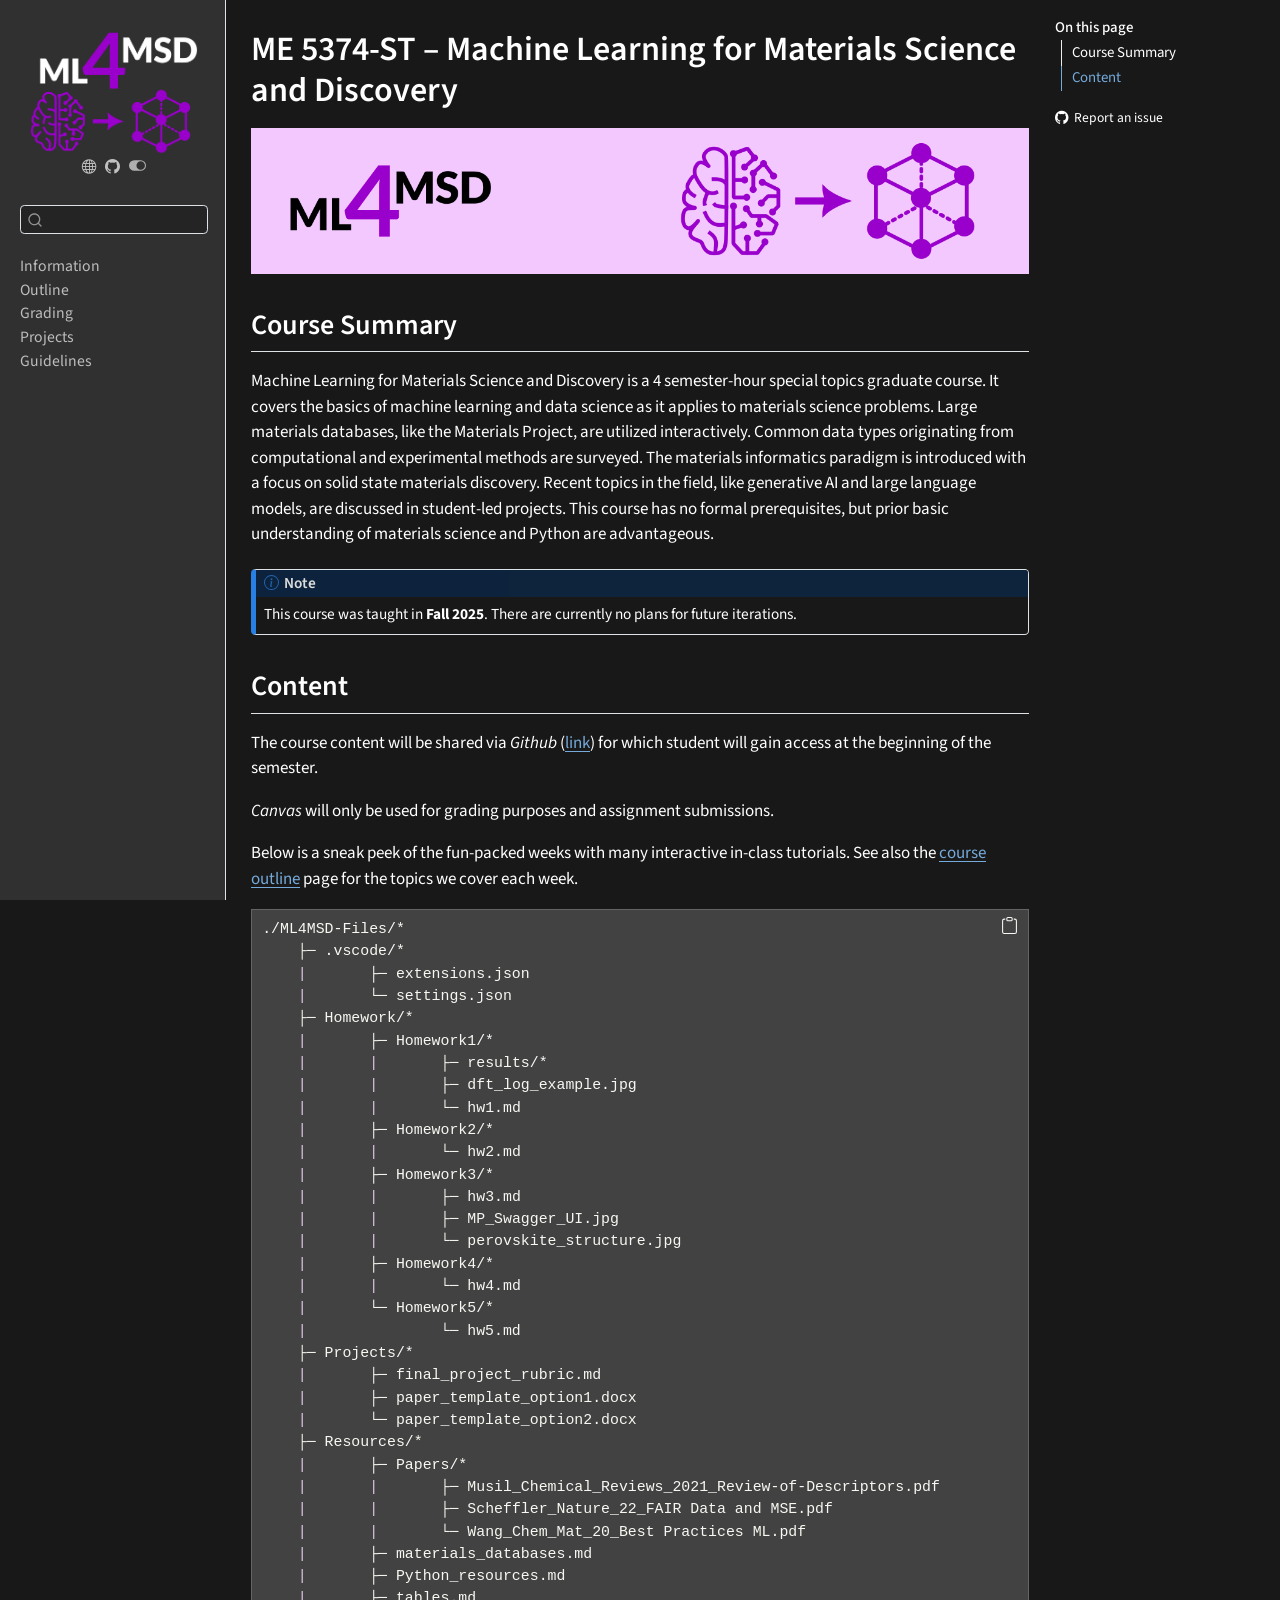
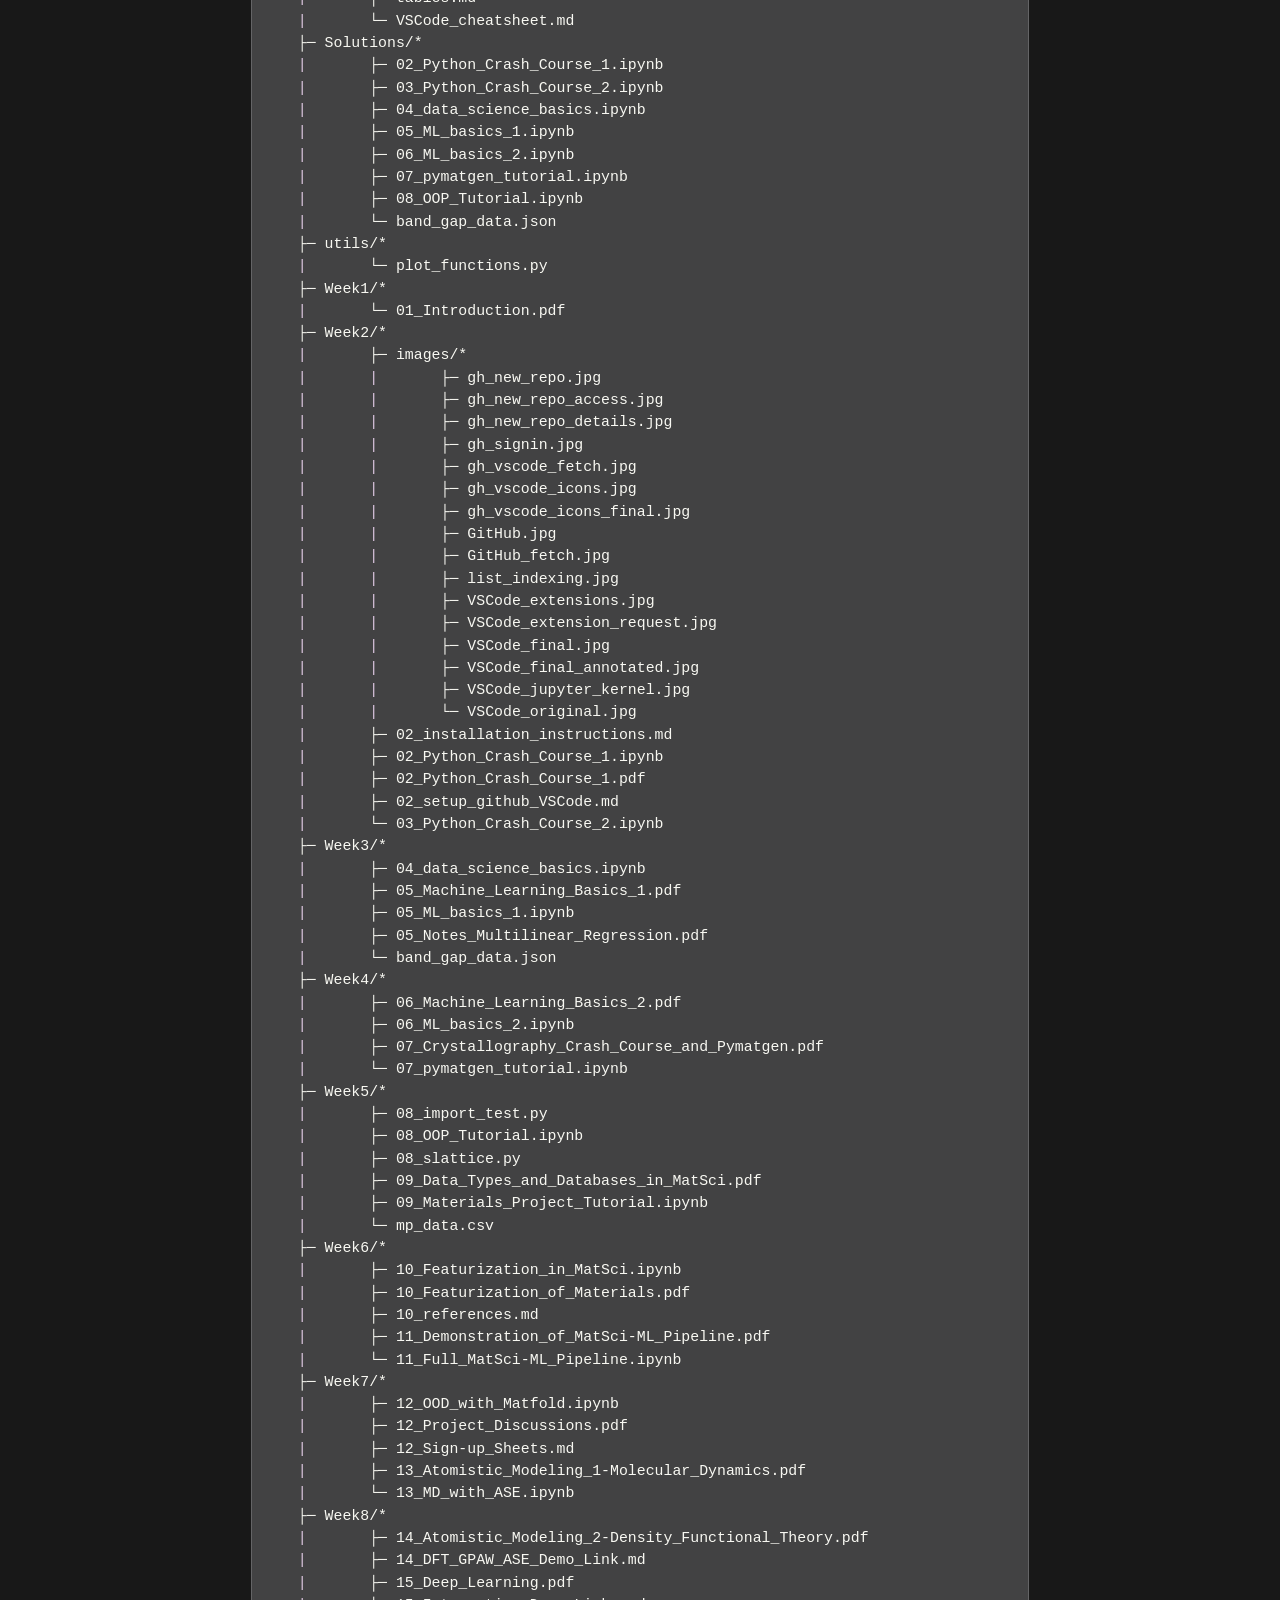
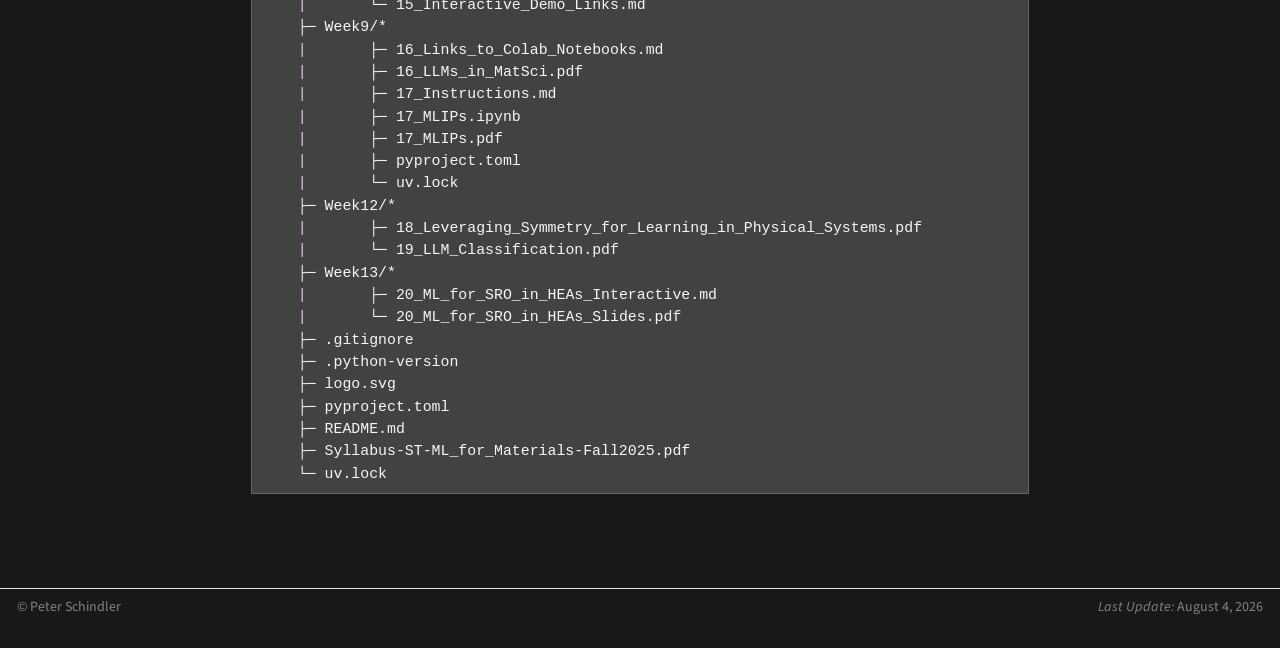
<file: index.html>
<!DOCTYPE html>
<html xmlns="http://www.w3.org/1999/xhtml" lang="en" xml:lang="en"><head>

<meta charset="utf-8">
<meta name="generator" content="quarto-1.10.18">

<meta name="viewport" content="width=device-width, initial-scale=1.0, user-scalable=yes">

<meta name="dcterms.date" content="2026-08-04">

<title>ME 5374-ST – Machine Learning for Materials Science and Discovery – ML4MSD -- Machine Learning for Materials Science and Discovery</title>
<style>
/* Default styles provided by pandoc.
** See https://pandoc.org/MANUAL.html#variables-for-html for config info.
*/
span.smallcaps{font-variant: small-caps;}
div.columns{display: flex; gap: 1.5em;}
div.column{flex: auto;}
@media screen {
div.columns{gap: min(4vw, 1.5em);}
div.column{overflow-x: auto;}
}
div.hanging-indent{margin-left: 1.5em; text-indent: -1.5em;}
ul.task-list{list-style: none;}
ul.task-list li input[type="checkbox"] {
  width: 0.8em;
  margin: 0 0.8em 0.2em -1em; /* quarto-specific, see https://github.com/quarto-dev/quarto-cli/issues/4556 */ 
  vertical-align: middle;
}
/* CSS for syntax highlighting */
html { -webkit-text-size-adjust: 100%; }
pre > code.sourceCode { white-space: pre; position: relative; }
pre > code.sourceCode > span { display: inline-block; line-height: 1.25; }
pre > code.sourceCode > span:empty { height: 1.2em; }
.sourceCode { overflow: visible; }
code.sourceCode > span { color: inherit; text-decoration: inherit; }
div.sourceCode { margin: 1em 0; }
pre.sourceCode { margin: 0; }
@media screen {
div.sourceCode { overflow: auto; }
}
@media print {
pre > code.sourceCode { white-space: pre-wrap; }
pre > code.sourceCode > span { text-indent: -5em; padding-left: 5em; }
}
pre.numberSource code
  { counter-reset: source-line 0; }
pre.numberSource code > span
  { position: relative; left: -4em; counter-increment: source-line; }
pre.numberSource code > span > a:first-child::before
  { content: counter(source-line);
    position: relative; left: -1em; text-align: right; vertical-align: baseline;
    border: none; display: inline-block;
    -webkit-touch-callout: none; -webkit-user-select: none;
    -khtml-user-select: none; -moz-user-select: none;
    -ms-user-select: none; user-select: none;
    padding: 0 4px; width: 4em;
  }
pre.numberSource { margin-left: 3em;  padding-left: 4px; }
div.sourceCode
  {   }
@media screen {
pre > code.sourceCode > span > a:first-child::before { text-decoration: underline; }
}
</style>


<script src="site_libs/quarto-nav/quarto-nav.js"></script>
<script src="site_libs/clipboard/clipboard.min.js"></script>
<script src="site_libs/quarto-search/autocomplete.umd.js"></script>
<script src="site_libs/quarto-search/fuse.min.js"></script>
<script src="site_libs/quarto-search/quarto-search.js"></script>
<meta name="quarto:offset" content="./">
<link href="./images/favicon.ico" rel="icon">
<script src="site_libs/quarto-html/quarto.js" type="module"></script>
<script src="site_libs/quarto-html/tabsets/tabsets.js" type="module"></script>
<script src="site_libs/quarto-html/popper.min.js"></script>
<script src="site_libs/quarto-html/tippy.umd.min.js"></script>
<script src="site_libs/quarto-html/anchor.min.js"></script>
<link href="site_libs/quarto-html/tippy.css" rel="stylesheet">
<link href="site_libs/quarto-html/quarto-syntax-highlighting-64a204ab8560d761af7679ceaba22944.css" rel="stylesheet" class="quarto-color-scheme" id="quarto-text-highlighting-styles">
<link href="site_libs/quarto-html/quarto-syntax-highlighting-dark-b85bc7c33db8c58e0ec93c3465666fed.css" rel="stylesheet" class="quarto-color-scheme quarto-color-alternate" id="quarto-text-highlighting-styles">
<script src="site_libs/bootstrap/bootstrap.min.js"></script>
<link href="site_libs/bootstrap/bootstrap-icons.css" rel="stylesheet">
<link href="site_libs/bootstrap/bootstrap-65c49191640389d30b6b2df69c2b8ec7.min.css" rel="stylesheet" append-hash="true" class="quarto-color-scheme" id="quarto-bootstrap" data-mode="light">
<link href="site_libs/bootstrap/bootstrap-dark-8aaea1cc776fd55558d06debd1d5c78a.min.css" rel="stylesheet" append-hash="true" class="quarto-color-scheme quarto-color-alternate" id="quarto-bootstrap" data-mode="dark">
<script id="quarto-search-options" type="application/json">{
  "location": "sidebar",
  "copy-button": false,
  "collapse-after": 3,
  "panel-placement": "start",
  "type": "textbox",
  "limit": 50,
  "keyboard-shortcut": [
    "f",
    "/",
    "s"
  ],
  "show-item-context": false,
  "language": {
    "search-no-results-text": "No results",
    "search-matching-documents-text": "matching documents",
    "search-copy-link-title": "Copy link to search",
    "search-hide-matches-text": "Hide additional matches",
    "search-more-match-text": "more match in this document",
    "search-more-matches-text": "more matches in this document",
    "search-clear-button-title": "Clear",
    "search-text-placeholder": "",
    "search-detached-cancel-button-title": "Cancel",
    "search-submit-button-title": "Submit",
    "search-label": "Search"
  }
}</script>
<script async="" src="https://www.googletagmanager.com/gtag/js?id=G-C2P3YYMPET"></script>

<script type="text/javascript">

window.dataLayer = window.dataLayer || [];
function gtag(){dataLayer.push(arguments);}
gtag('js', new Date());
gtag('config', 'G-C2P3YYMPET', { 'anonymize_ip': true});
</script>


</head>

<body class="nav-sidebar docked quarto-dark"><script id="quarto-html-before-body" type="application/javascript">
    const toggleBodyColorMode = (bsSheetEl) => {
      const mode = bsSheetEl.getAttribute("data-mode");
      const bodyEl = window.document.querySelector("body");
      if (mode === "dark") {
        bodyEl.classList.add("quarto-dark");
        bodyEl.classList.remove("quarto-light");
      } else {
        bodyEl.classList.add("quarto-light");
        bodyEl.classList.remove("quarto-dark");
      }
    }
    const toggleBodyColorPrimary = () => {
      const bsSheetEl = window.document.querySelector("link#quarto-bootstrap:not([rel=disabled-stylesheet])");
      if (bsSheetEl) {
        toggleBodyColorMode(bsSheetEl);
      }
    }
    const setColorSchemeToggle = (alternate) => {
      const toggles = window.document.querySelectorAll('.quarto-color-scheme-toggle');
      for (let i=0; i < toggles.length; i++) {
        const toggle = toggles[i];
        if (toggle) {
          if (alternate) {
            toggle.classList.add("alternate");
          } else {
            toggle.classList.remove("alternate");
          }
        }
      }
    };
    const toggleColorMode = (alternate) => {
      // Switch the stylesheets
      const primaryStylesheets = window.document.querySelectorAll('link.quarto-color-scheme:not(.quarto-color-alternate)');
      const alternateStylesheets = window.document.querySelectorAll('link.quarto-color-scheme.quarto-color-alternate');
      manageTransitions('#quarto-margin-sidebar .nav-link', false);
      if (alternate) {
        // note: dark is layered on light, we don't disable primary!
        enableStylesheet(alternateStylesheets);
        for (const sheetNode of alternateStylesheets) {
          if (sheetNode.id === "quarto-bootstrap") {
            toggleBodyColorMode(sheetNode);
          }
        }
      } else {
        disableStylesheet(alternateStylesheets);
        enableStylesheet(primaryStylesheets)
        toggleBodyColorPrimary();
      }
      manageTransitions('#quarto-margin-sidebar .nav-link', true);
      // Switch the toggles
      setColorSchemeToggle(alternate)
      // Hack to workaround the fact that safari doesn't
      // properly recolor the scrollbar when toggling (#1455)
      if (navigator.userAgent.indexOf('Safari') > 0 && navigator.userAgent.indexOf('Chrome') == -1) {
        manageTransitions("body", false);
        window.scrollTo(0, 1);
        setTimeout(() => {
          window.scrollTo(0, 0);
          manageTransitions("body", true);
        }, 40);
      }
    }
    const disableStylesheet = (stylesheets) => {
      for (let i=0; i < stylesheets.length; i++) {
        const stylesheet = stylesheets[i];
        stylesheet.rel = 'disabled-stylesheet';
      }
    }
    const enableStylesheet = (stylesheets) => {
      for (let i=0; i < stylesheets.length; i++) {
        const stylesheet = stylesheets[i];
        if(stylesheet.rel !== 'stylesheet') { // for Chrome, which will still FOUC without this check
          stylesheet.rel = 'stylesheet';
        }
      }
    }
    const manageTransitions = (selector, allowTransitions) => {
      const els = window.document.querySelectorAll(selector);
      for (let i=0; i < els.length; i++) {
        const el = els[i];
        if (allowTransitions) {
          el.classList.remove('notransition');
        } else {
          el.classList.add('notransition');
        }
      }
    }
    const isFileUrl = () => {
      return window.location.protocol === 'file:';
    }
    const hasAlternateSentinel = () => {
      let styleSentinel = getColorSchemeSentinel();
      if (styleSentinel !== null) {
        return styleSentinel === "alternate";
      } else {
        return false;
      }
    }
    const setStyleSentinel = (alternate) => {
      const value = alternate ? "alternate" : "default";
      if (!isFileUrl()) {
        window.localStorage.setItem("quarto-color-scheme", value);
      } else {
        localAlternateSentinel = value;
      }
    }
    const getColorSchemeSentinel = () => {
      if (!isFileUrl()) {
        const storageValue = window.localStorage.getItem("quarto-color-scheme");
        return storageValue != null ? storageValue : localAlternateSentinel;
      } else {
        return localAlternateSentinel;
      }
    }
    const toggleGiscusIfUsed = (isAlternate, darkModeDefault) => {
      const baseTheme = document.querySelector('#giscus-base-theme')?.value ?? 'light';
      const alternateTheme = document.querySelector('#giscus-alt-theme')?.value ?? 'dark';
      let newTheme = '';
      if(authorPrefersDark) {
        newTheme = isAlternate ? baseTheme : alternateTheme;
      } else {
        newTheme = isAlternate ? alternateTheme : baseTheme;
      }
      const changeGiscusTheme = () => {
        // From: https://github.com/giscus/giscus/issues/336
        const sendMessage = (message) => {
          const iframe = document.querySelector('iframe.giscus-frame');
          if (!iframe) return;
          iframe.contentWindow.postMessage({ giscus: message }, 'https://giscus.app');
        }
        sendMessage({
          setConfig: {
            theme: newTheme
          }
        });
      }
      const isGiscussLoaded = window.document.querySelector('iframe.giscus-frame') !== null;
      if (isGiscussLoaded) {
        changeGiscusTheme();
      }
    };
    const authorPrefersDark = true;
    const darkModeDefault = authorPrefersDark;
    let localAlternateSentinel = darkModeDefault ? 'alternate' : 'default';
    // Dark / light mode switch
    window.quartoToggleColorScheme = () => {
      // Read the current dark / light value
      let toAlternate = !hasAlternateSentinel();
      toggleColorMode(toAlternate);
      setStyleSentinel(toAlternate);
      toggleGiscusIfUsed(toAlternate, darkModeDefault);
      window.dispatchEvent(new Event('resize'));
    };
    // Switch to dark mode if need be
    if (hasAlternateSentinel()) {
      toggleColorMode(true);
    } else {
      toggleColorMode(false);
    }
  </script>

<div id="quarto-search-results"></div>
  <header id="quarto-header" class="headroom fixed-top">
  <nav class="quarto-secondary-nav">
    <div class="container-fluid d-flex">
      <button type="button" class="quarto-btn-toggle btn" data-bs-toggle="collapse" role="button" data-bs-target=".quarto-sidebar-collapse-item" aria-controls="quarto-sidebar" aria-expanded="false" aria-label="Toggle sidebar navigation" onclick="if (window.quartoToggleHeadroom) { window.quartoToggleHeadroom(); }">
        <i class="bi bi-layout-text-sidebar-reverse"></i>
      </button>
        <nav class="quarto-page-breadcrumbs" aria-label="breadcrumb"><ol class="breadcrumb"><li class="breadcrumb-item">ME 5374-ST – Machine Learning for Materials Science and Discovery</li></ol></nav>
        <a class="flex-grow-1" role="navigation" data-bs-toggle="collapse" data-bs-target=".quarto-sidebar-collapse-item" aria-controls="quarto-sidebar" aria-expanded="false" aria-label="Toggle sidebar navigation" onclick="if (window.quartoToggleHeadroom) { window.quartoToggleHeadroom(); }">      
        </a>
      <button type="button" class="btn quarto-search-button" aria-label="Search" onclick="window.quartoOpenSearch();">
        <i class="bi bi-search"></i>
      </button>
    </div>
  </nav>
</header>
<!-- content -->
<div id="quarto-content" class="quarto-container page-columns page-rows-contents page-layout-full">
<!-- sidebar -->
  <nav id="quarto-sidebar" class="sidebar collapse collapse-horizontal quarto-sidebar-collapse-item sidebar-navigation docked overflow-auto">
    <div class="pt-lg-2 mt-2 text-center sidebar-header">
      <a href="./index.html" class="sidebar-logo-link">
      <img src="./images/ML4MSD_logo.png" alt="" class="sidebar-logo light-content py-0 d-lg-inline d-none">
      <img src="./images/ML4MSD_logo.png" alt="" class="sidebar-logo dark-content py-0 d-lg-inline d-none">
      </a>
      <div class="sidebar-tools-main tools-wide">
    <a href="https://www.d2r2group.com" title="d2r2group.com" class="quarto-navigation-tool px-1" aria-label="d2r2group.com"><i class="bi bi-globe"></i></a>
    <a href="https://github.com/d2r2group/ML4MSD" title="GitHub Repository" class="quarto-navigation-tool px-1" aria-label="GitHub Repository"><i class="bi bi-github"></i></a>
  <a href="" class="quarto-color-scheme-toggle quarto-navigation-tool  px-1" onclick="window.quartoToggleColorScheme(); return false;" title="Toggle dark mode"><i class="bi"></i></a>
</div>
      </div>
        <div class="mt-2 flex-shrink-0 align-items-center">
        <div class="sidebar-search">
        <div id="quarto-search" class="" title="Search"></div>
        </div>
        </div>
    <div class="sidebar-menu-container"> 
    <ul class="list-unstyled mt-1">
        <li class="sidebar-item">
  <div class="sidebar-item-container"> 
  <a href="./content/info.html" class="sidebar-item-text sidebar-link">
 <span class="menu-text">Information</span></a>
  </div>
</li>
        <li class="sidebar-item">
  <div class="sidebar-item-container"> 
  <a href="./content/syllabus.html" class="sidebar-item-text sidebar-link">
 <span class="menu-text">Outline</span></a>
  </div>
</li>
        <li class="sidebar-item">
  <div class="sidebar-item-container"> 
  <a href="./content/grading.html" class="sidebar-item-text sidebar-link">
 <span class="menu-text">Grading</span></a>
  </div>
</li>
        <li class="sidebar-item">
  <div class="sidebar-item-container"> 
  <a href="./content/final_project.html" class="sidebar-item-text sidebar-link">
 <span class="menu-text">Projects</span></a>
  </div>
</li>
        <li class="sidebar-item">
  <div class="sidebar-item-container"> 
  <a href="./content/other.html" class="sidebar-item-text sidebar-link">
 <span class="menu-text">Guidelines</span></a>
  </div>
</li>
    </ul>
    </div>
</nav>
<div id="quarto-sidebar-glass" class="quarto-sidebar-collapse-item" data-bs-toggle="collapse" data-bs-target=".quarto-sidebar-collapse-item"></div>
<!-- margin-sidebar -->
    <div id="quarto-margin-sidebar" class="sidebar margin-sidebar">
        <nav id="TOC" role="doc-toc" class="toc-active">
    <h2 id="toc-title">On this page</h2>
   
  <ul>
  <li><a href="#course-summary" id="toc-course-summary" class="nav-link active" data-scroll-target="#course-summary">Course Summary</a></li>
  <li><a href="#content" id="toc-content" class="nav-link" data-scroll-target="#content">Content</a></li>
  </ul>
<div class="toc-actions"><ul><li><a href="https://github.com/d2r2group/ML4MSD/issues/new" class="toc-action"><i class="bi bi-github"></i>Report an issue</a></li></ul></div></nav>
    </div>
<!-- main -->
<main class="content column-body" id="quarto-document-content"><header id="title-block-header" class="quarto-title-block"><h1 class="title display-7">ME 5374-ST – Machine Learning for Materials Science and Discovery</h1></header>


<header id="title-block-header">


</header>


<p><img src="images/banner.png" class="img-fluid"></p>
<section id="course-summary" class="level2">
<h2 class="anchored" data-anchor-id="course-summary">Course Summary</h2>
<p>Machine Learning for Materials Science and Discovery is a 4 semester-hour special topics graduate course. It covers the basics of machine learning and data science as it applies to materials science problems. Large materials databases, like the Materials Project, are utilized interactively. Common data types originating from computational and experimental methods are surveyed. The materials informatics paradigm is introduced with a focus on solid state materials discovery. Recent topics in the field, like generative AI and large language models, are discussed in student-led projects. This course has no formal prerequisites, but prior basic understanding of materials science and Python are advantageous.</p>
<div class="callout callout-style-default callout-note callout-titled">
<div class="callout-header d-flex align-content-center">
<div class="callout-icon-container">
<i class="callout-icon"></i>
</div>
<div class="callout-title-container flex-fill">
Note
</div>
</div>
<div class="callout-body-container callout-body">
<p>This course was taught in <strong>Fall 2025</strong>. There are currently no plans for future iterations.</p>
</div>
</div>
</section>
<section id="content" class="level2">
<h2 class="anchored" data-anchor-id="content">Content</h2>
<p>The course content will be shared via <em>Github</em> (<a href="https://github.com/d2r2group/ML4MSD-Files">link</a>) for which student will gain access at the beginning of the semester.</p>
<p><em>Canvas</em> will only be used for grading purposes and assignment submissions.</p>
<p>Below is a sneak peek of the fun-packed weeks with many interactive in-class tutorials. See also the <a href="./content/syllabus.html">course outline</a> page for the topics we cover each week.</p>
<div class="code-copy-outer-scaffold"><div class="sourceCode" id="cb1"><pre class="sourceCode md code-with-copy"><code class="sourceCode markdown"><span id="cb1-1"><a href="#cb1-1" aria-hidden="true" tabindex="-1"></a>./ML4MSD-Files/*</span>
<span id="cb1-2"><a href="#cb1-2" aria-hidden="true" tabindex="-1"></a>    ├─ .vscode/*</span>
<span id="cb1-3"><a href="#cb1-3" aria-hidden="true" tabindex="-1"></a>    <span class="pp">|</span>       ├─ extensions.json</span>
<span id="cb1-4"><a href="#cb1-4" aria-hidden="true" tabindex="-1"></a>    <span class="pp">|</span>       └─ settings.json</span>
<span id="cb1-5"><a href="#cb1-5" aria-hidden="true" tabindex="-1"></a>    ├─ Homework/*</span>
<span id="cb1-6"><a href="#cb1-6" aria-hidden="true" tabindex="-1"></a>    <span class="pp">|</span>       ├─ Homework1/*</span>
<span id="cb1-7"><a href="#cb1-7" aria-hidden="true" tabindex="-1"></a>    <span class="pp">|</span>       <span class="pp">|</span>       ├─ results/*</span>
<span id="cb1-8"><a href="#cb1-8" aria-hidden="true" tabindex="-1"></a>    <span class="pp">|</span>       <span class="pp">|</span>       ├─ dft_log_example.jpg</span>
<span id="cb1-9"><a href="#cb1-9" aria-hidden="true" tabindex="-1"></a>    <span class="pp">|</span>       <span class="pp">|</span>       └─ hw1.md</span>
<span id="cb1-10"><a href="#cb1-10" aria-hidden="true" tabindex="-1"></a>    <span class="pp">|</span>       ├─ Homework2/*</span>
<span id="cb1-11"><a href="#cb1-11" aria-hidden="true" tabindex="-1"></a>    <span class="pp">|</span>       <span class="pp">|</span>       └─ hw2.md</span>
<span id="cb1-12"><a href="#cb1-12" aria-hidden="true" tabindex="-1"></a>    <span class="pp">|</span>       ├─ Homework3/*</span>
<span id="cb1-13"><a href="#cb1-13" aria-hidden="true" tabindex="-1"></a>    <span class="pp">|</span>       <span class="pp">|</span>       ├─ hw3.md</span>
<span id="cb1-14"><a href="#cb1-14" aria-hidden="true" tabindex="-1"></a>    <span class="pp">|</span>       <span class="pp">|</span>       ├─ MP_Swagger_UI.jpg</span>
<span id="cb1-15"><a href="#cb1-15" aria-hidden="true" tabindex="-1"></a>    <span class="pp">|</span>       <span class="pp">|</span>       └─ perovskite_structure.jpg</span>
<span id="cb1-16"><a href="#cb1-16" aria-hidden="true" tabindex="-1"></a>    <span class="pp">|</span>       ├─ Homework4/*</span>
<span id="cb1-17"><a href="#cb1-17" aria-hidden="true" tabindex="-1"></a>    <span class="pp">|</span>       <span class="pp">|</span>       └─ hw4.md</span>
<span id="cb1-18"><a href="#cb1-18" aria-hidden="true" tabindex="-1"></a>    <span class="pp">|</span>       └─ Homework5/*</span>
<span id="cb1-19"><a href="#cb1-19" aria-hidden="true" tabindex="-1"></a>    <span class="pp">|</span>               └─ hw5.md</span>
<span id="cb1-20"><a href="#cb1-20" aria-hidden="true" tabindex="-1"></a>    ├─ Projects/*</span>
<span id="cb1-21"><a href="#cb1-21" aria-hidden="true" tabindex="-1"></a>    <span class="pp">|</span>       ├─ final_project_rubric.md</span>
<span id="cb1-22"><a href="#cb1-22" aria-hidden="true" tabindex="-1"></a>    <span class="pp">|</span>       ├─ paper_template_option1.docx</span>
<span id="cb1-23"><a href="#cb1-23" aria-hidden="true" tabindex="-1"></a>    <span class="pp">|</span>       └─ paper_template_option2.docx</span>
<span id="cb1-24"><a href="#cb1-24" aria-hidden="true" tabindex="-1"></a>    ├─ Resources/*</span>
<span id="cb1-25"><a href="#cb1-25" aria-hidden="true" tabindex="-1"></a>    <span class="pp">|</span>       ├─ Papers/*</span>
<span id="cb1-26"><a href="#cb1-26" aria-hidden="true" tabindex="-1"></a>    <span class="pp">|</span>       <span class="pp">|</span>       ├─ Musil_Chemical_Reviews_2021_Review-of-Descriptors.pdf</span>
<span id="cb1-27"><a href="#cb1-27" aria-hidden="true" tabindex="-1"></a>    <span class="pp">|</span>       <span class="pp">|</span>       ├─ Scheffler_Nature_22_FAIR Data and MSE.pdf</span>
<span id="cb1-28"><a href="#cb1-28" aria-hidden="true" tabindex="-1"></a>    <span class="pp">|</span>       <span class="pp">|</span>       └─ Wang_Chem_Mat_20_Best Practices ML.pdf</span>
<span id="cb1-29"><a href="#cb1-29" aria-hidden="true" tabindex="-1"></a>    <span class="pp">|</span>       ├─ materials_databases.md</span>
<span id="cb1-30"><a href="#cb1-30" aria-hidden="true" tabindex="-1"></a>    <span class="pp">|</span>       ├─ Python_resources.md</span>
<span id="cb1-31"><a href="#cb1-31" aria-hidden="true" tabindex="-1"></a>    <span class="pp">|</span>       ├─ tables.md</span>
<span id="cb1-32"><a href="#cb1-32" aria-hidden="true" tabindex="-1"></a>    <span class="pp">|</span>       └─ VSCode_cheatsheet.md</span>
<span id="cb1-33"><a href="#cb1-33" aria-hidden="true" tabindex="-1"></a>    ├─ Solutions/*</span>
<span id="cb1-34"><a href="#cb1-34" aria-hidden="true" tabindex="-1"></a>    <span class="pp">|</span>       ├─ 02_Python_Crash_Course_1.ipynb</span>
<span id="cb1-35"><a href="#cb1-35" aria-hidden="true" tabindex="-1"></a>    <span class="pp">|</span>       ├─ 03_Python_Crash_Course_2.ipynb</span>
<span id="cb1-36"><a href="#cb1-36" aria-hidden="true" tabindex="-1"></a>    <span class="pp">|</span>       ├─ 04_data_science_basics.ipynb</span>
<span id="cb1-37"><a href="#cb1-37" aria-hidden="true" tabindex="-1"></a>    <span class="pp">|</span>       ├─ 05_ML_basics_1.ipynb</span>
<span id="cb1-38"><a href="#cb1-38" aria-hidden="true" tabindex="-1"></a>    <span class="pp">|</span>       ├─ 06_ML_basics_2.ipynb</span>
<span id="cb1-39"><a href="#cb1-39" aria-hidden="true" tabindex="-1"></a>    <span class="pp">|</span>       ├─ 07_pymatgen_tutorial.ipynb</span>
<span id="cb1-40"><a href="#cb1-40" aria-hidden="true" tabindex="-1"></a>    <span class="pp">|</span>       ├─ 08_OOP_Tutorial.ipynb</span>
<span id="cb1-41"><a href="#cb1-41" aria-hidden="true" tabindex="-1"></a>    <span class="pp">|</span>       └─ band_gap_data.json</span>
<span id="cb1-42"><a href="#cb1-42" aria-hidden="true" tabindex="-1"></a>    ├─ utils/*</span>
<span id="cb1-43"><a href="#cb1-43" aria-hidden="true" tabindex="-1"></a>    <span class="pp">|</span>       └─ plot_functions.py</span>
<span id="cb1-44"><a href="#cb1-44" aria-hidden="true" tabindex="-1"></a>    ├─ Week1/*</span>
<span id="cb1-45"><a href="#cb1-45" aria-hidden="true" tabindex="-1"></a>    <span class="pp">|</span>       └─ 01_Introduction.pdf</span>
<span id="cb1-46"><a href="#cb1-46" aria-hidden="true" tabindex="-1"></a>    ├─ Week2/*</span>
<span id="cb1-47"><a href="#cb1-47" aria-hidden="true" tabindex="-1"></a>    <span class="pp">|</span>       ├─ images/*</span>
<span id="cb1-48"><a href="#cb1-48" aria-hidden="true" tabindex="-1"></a>    <span class="pp">|</span>       <span class="pp">|</span>       ├─ gh_new_repo.jpg</span>
<span id="cb1-49"><a href="#cb1-49" aria-hidden="true" tabindex="-1"></a>    <span class="pp">|</span>       <span class="pp">|</span>       ├─ gh_new_repo_access.jpg</span>
<span id="cb1-50"><a href="#cb1-50" aria-hidden="true" tabindex="-1"></a>    <span class="pp">|</span>       <span class="pp">|</span>       ├─ gh_new_repo_details.jpg</span>
<span id="cb1-51"><a href="#cb1-51" aria-hidden="true" tabindex="-1"></a>    <span class="pp">|</span>       <span class="pp">|</span>       ├─ gh_signin.jpg</span>
<span id="cb1-52"><a href="#cb1-52" aria-hidden="true" tabindex="-1"></a>    <span class="pp">|</span>       <span class="pp">|</span>       ├─ gh_vscode_fetch.jpg</span>
<span id="cb1-53"><a href="#cb1-53" aria-hidden="true" tabindex="-1"></a>    <span class="pp">|</span>       <span class="pp">|</span>       ├─ gh_vscode_icons.jpg</span>
<span id="cb1-54"><a href="#cb1-54" aria-hidden="true" tabindex="-1"></a>    <span class="pp">|</span>       <span class="pp">|</span>       ├─ gh_vscode_icons_final.jpg</span>
<span id="cb1-55"><a href="#cb1-55" aria-hidden="true" tabindex="-1"></a>    <span class="pp">|</span>       <span class="pp">|</span>       ├─ GitHub.jpg</span>
<span id="cb1-56"><a href="#cb1-56" aria-hidden="true" tabindex="-1"></a>    <span class="pp">|</span>       <span class="pp">|</span>       ├─ GitHub_fetch.jpg</span>
<span id="cb1-57"><a href="#cb1-57" aria-hidden="true" tabindex="-1"></a>    <span class="pp">|</span>       <span class="pp">|</span>       ├─ list_indexing.jpg</span>
<span id="cb1-58"><a href="#cb1-58" aria-hidden="true" tabindex="-1"></a>    <span class="pp">|</span>       <span class="pp">|</span>       ├─ VSCode_extensions.jpg</span>
<span id="cb1-59"><a href="#cb1-59" aria-hidden="true" tabindex="-1"></a>    <span class="pp">|</span>       <span class="pp">|</span>       ├─ VSCode_extension_request.jpg</span>
<span id="cb1-60"><a href="#cb1-60" aria-hidden="true" tabindex="-1"></a>    <span class="pp">|</span>       <span class="pp">|</span>       ├─ VSCode_final.jpg</span>
<span id="cb1-61"><a href="#cb1-61" aria-hidden="true" tabindex="-1"></a>    <span class="pp">|</span>       <span class="pp">|</span>       ├─ VSCode_final_annotated.jpg</span>
<span id="cb1-62"><a href="#cb1-62" aria-hidden="true" tabindex="-1"></a>    <span class="pp">|</span>       <span class="pp">|</span>       ├─ VSCode_jupyter_kernel.jpg</span>
<span id="cb1-63"><a href="#cb1-63" aria-hidden="true" tabindex="-1"></a>    <span class="pp">|</span>       <span class="pp">|</span>       └─ VSCode_original.jpg</span>
<span id="cb1-64"><a href="#cb1-64" aria-hidden="true" tabindex="-1"></a>    <span class="pp">|</span>       ├─ 02_installation_instructions.md</span>
<span id="cb1-65"><a href="#cb1-65" aria-hidden="true" tabindex="-1"></a>    <span class="pp">|</span>       ├─ 02_Python_Crash_Course_1.ipynb</span>
<span id="cb1-66"><a href="#cb1-66" aria-hidden="true" tabindex="-1"></a>    <span class="pp">|</span>       ├─ 02_Python_Crash_Course_1.pdf</span>
<span id="cb1-67"><a href="#cb1-67" aria-hidden="true" tabindex="-1"></a>    <span class="pp">|</span>       ├─ 02_setup_github_VSCode.md</span>
<span id="cb1-68"><a href="#cb1-68" aria-hidden="true" tabindex="-1"></a>    <span class="pp">|</span>       └─ 03_Python_Crash_Course_2.ipynb</span>
<span id="cb1-69"><a href="#cb1-69" aria-hidden="true" tabindex="-1"></a>    ├─ Week3/*</span>
<span id="cb1-70"><a href="#cb1-70" aria-hidden="true" tabindex="-1"></a>    <span class="pp">|</span>       ├─ 04_data_science_basics.ipynb</span>
<span id="cb1-71"><a href="#cb1-71" aria-hidden="true" tabindex="-1"></a>    <span class="pp">|</span>       ├─ 05_Machine_Learning_Basics_1.pdf</span>
<span id="cb1-72"><a href="#cb1-72" aria-hidden="true" tabindex="-1"></a>    <span class="pp">|</span>       ├─ 05_ML_basics_1.ipynb</span>
<span id="cb1-73"><a href="#cb1-73" aria-hidden="true" tabindex="-1"></a>    <span class="pp">|</span>       ├─ 05_Notes_Multilinear_Regression.pdf</span>
<span id="cb1-74"><a href="#cb1-74" aria-hidden="true" tabindex="-1"></a>    <span class="pp">|</span>       └─ band_gap_data.json</span>
<span id="cb1-75"><a href="#cb1-75" aria-hidden="true" tabindex="-1"></a>    ├─ Week4/*</span>
<span id="cb1-76"><a href="#cb1-76" aria-hidden="true" tabindex="-1"></a>    <span class="pp">|</span>       ├─ 06_Machine_Learning_Basics_2.pdf</span>
<span id="cb1-77"><a href="#cb1-77" aria-hidden="true" tabindex="-1"></a>    <span class="pp">|</span>       ├─ 06_ML_basics_2.ipynb</span>
<span id="cb1-78"><a href="#cb1-78" aria-hidden="true" tabindex="-1"></a>    <span class="pp">|</span>       ├─ 07_Crystallography_Crash_Course_and_Pymatgen.pdf</span>
<span id="cb1-79"><a href="#cb1-79" aria-hidden="true" tabindex="-1"></a>    <span class="pp">|</span>       └─ 07_pymatgen_tutorial.ipynb</span>
<span id="cb1-80"><a href="#cb1-80" aria-hidden="true" tabindex="-1"></a>    ├─ Week5/*</span>
<span id="cb1-81"><a href="#cb1-81" aria-hidden="true" tabindex="-1"></a>    <span class="pp">|</span>       ├─ 08_import_test.py</span>
<span id="cb1-82"><a href="#cb1-82" aria-hidden="true" tabindex="-1"></a>    <span class="pp">|</span>       ├─ 08_OOP_Tutorial.ipynb</span>
<span id="cb1-83"><a href="#cb1-83" aria-hidden="true" tabindex="-1"></a>    <span class="pp">|</span>       ├─ 08_slattice.py</span>
<span id="cb1-84"><a href="#cb1-84" aria-hidden="true" tabindex="-1"></a>    <span class="pp">|</span>       ├─ 09_Data_Types_and_Databases_in_MatSci.pdf</span>
<span id="cb1-85"><a href="#cb1-85" aria-hidden="true" tabindex="-1"></a>    <span class="pp">|</span>       ├─ 09_Materials_Project_Tutorial.ipynb</span>
<span id="cb1-86"><a href="#cb1-86" aria-hidden="true" tabindex="-1"></a>    <span class="pp">|</span>       └─ mp_data.csv</span>
<span id="cb1-87"><a href="#cb1-87" aria-hidden="true" tabindex="-1"></a>    ├─ Week6/*</span>
<span id="cb1-88"><a href="#cb1-88" aria-hidden="true" tabindex="-1"></a>    <span class="pp">|</span>       ├─ 10_Featurization_in_MatSci.ipynb</span>
<span id="cb1-89"><a href="#cb1-89" aria-hidden="true" tabindex="-1"></a>    <span class="pp">|</span>       ├─ 10_Featurization_of_Materials.pdf</span>
<span id="cb1-90"><a href="#cb1-90" aria-hidden="true" tabindex="-1"></a>    <span class="pp">|</span>       ├─ 10_references.md</span>
<span id="cb1-91"><a href="#cb1-91" aria-hidden="true" tabindex="-1"></a>    <span class="pp">|</span>       ├─ 11_Demonstration_of_MatSci-ML_Pipeline.pdf</span>
<span id="cb1-92"><a href="#cb1-92" aria-hidden="true" tabindex="-1"></a>    <span class="pp">|</span>       └─ 11_Full_MatSci-ML_Pipeline.ipynb</span>
<span id="cb1-93"><a href="#cb1-93" aria-hidden="true" tabindex="-1"></a>    ├─ Week7/*</span>
<span id="cb1-94"><a href="#cb1-94" aria-hidden="true" tabindex="-1"></a>    <span class="pp">|</span>       ├─ 12_OOD_with_Matfold.ipynb</span>
<span id="cb1-95"><a href="#cb1-95" aria-hidden="true" tabindex="-1"></a>    <span class="pp">|</span>       ├─ 12_Project_Discussions.pdf</span>
<span id="cb1-96"><a href="#cb1-96" aria-hidden="true" tabindex="-1"></a>    <span class="pp">|</span>       ├─ 12_Sign-up_Sheets.md</span>
<span id="cb1-97"><a href="#cb1-97" aria-hidden="true" tabindex="-1"></a>    <span class="pp">|</span>       ├─ 13_Atomistic_Modeling_1-Molecular_Dynamics.pdf</span>
<span id="cb1-98"><a href="#cb1-98" aria-hidden="true" tabindex="-1"></a>    <span class="pp">|</span>       └─ 13_MD_with_ASE.ipynb</span>
<span id="cb1-99"><a href="#cb1-99" aria-hidden="true" tabindex="-1"></a>    ├─ Week8/*</span>
<span id="cb1-100"><a href="#cb1-100" aria-hidden="true" tabindex="-1"></a>    <span class="pp">|</span>       ├─ 14_Atomistic_Modeling_2-Density_Functional_Theory.pdf</span>
<span id="cb1-101"><a href="#cb1-101" aria-hidden="true" tabindex="-1"></a>    <span class="pp">|</span>       ├─ 14_DFT_GPAW_ASE_Demo_Link.md</span>
<span id="cb1-102"><a href="#cb1-102" aria-hidden="true" tabindex="-1"></a>    <span class="pp">|</span>       ├─ 15_Deep_Learning.pdf</span>
<span id="cb1-103"><a href="#cb1-103" aria-hidden="true" tabindex="-1"></a>    <span class="pp">|</span>       └─ 15_Interactive_Demo_Links.md</span>
<span id="cb1-104"><a href="#cb1-104" aria-hidden="true" tabindex="-1"></a>    ├─ Week9/*</span>
<span id="cb1-105"><a href="#cb1-105" aria-hidden="true" tabindex="-1"></a>    <span class="pp">|</span>       ├─ 16_Links_to_Colab_Notebooks.md</span>
<span id="cb1-106"><a href="#cb1-106" aria-hidden="true" tabindex="-1"></a>    <span class="pp">|</span>       ├─ 16_LLMs_in_MatSci.pdf</span>
<span id="cb1-107"><a href="#cb1-107" aria-hidden="true" tabindex="-1"></a>    <span class="pp">|</span>       ├─ 17_Instructions.md</span>
<span id="cb1-108"><a href="#cb1-108" aria-hidden="true" tabindex="-1"></a>    <span class="pp">|</span>       ├─ 17_MLIPs.ipynb</span>
<span id="cb1-109"><a href="#cb1-109" aria-hidden="true" tabindex="-1"></a>    <span class="pp">|</span>       ├─ 17_MLIPs.pdf</span>
<span id="cb1-110"><a href="#cb1-110" aria-hidden="true" tabindex="-1"></a>    <span class="pp">|</span>       ├─ pyproject.toml</span>
<span id="cb1-111"><a href="#cb1-111" aria-hidden="true" tabindex="-1"></a>    <span class="pp">|</span>       └─ uv.lock</span>
<span id="cb1-112"><a href="#cb1-112" aria-hidden="true" tabindex="-1"></a>    ├─ Week12/*</span>
<span id="cb1-113"><a href="#cb1-113" aria-hidden="true" tabindex="-1"></a>    <span class="pp">|</span>       ├─ 18_Leveraging_Symmetry_for_Learning_in_Physical_Systems.pdf</span>
<span id="cb1-114"><a href="#cb1-114" aria-hidden="true" tabindex="-1"></a>    <span class="pp">|</span>       └─ 19_LLM_Classification.pdf</span>
<span id="cb1-115"><a href="#cb1-115" aria-hidden="true" tabindex="-1"></a>    ├─ Week13/*</span>
<span id="cb1-116"><a href="#cb1-116" aria-hidden="true" tabindex="-1"></a>    <span class="pp">|</span>       ├─ 20_ML_for_SRO_in_HEAs_Interactive.md</span>
<span id="cb1-117"><a href="#cb1-117" aria-hidden="true" tabindex="-1"></a>    <span class="pp">|</span>       └─ 20_ML_for_SRO_in_HEAs_Slides.pdf</span>
<span id="cb1-118"><a href="#cb1-118" aria-hidden="true" tabindex="-1"></a>    ├─ .gitignore</span>
<span id="cb1-119"><a href="#cb1-119" aria-hidden="true" tabindex="-1"></a>    ├─ .python-version</span>
<span id="cb1-120"><a href="#cb1-120" aria-hidden="true" tabindex="-1"></a>    ├─ logo.svg</span>
<span id="cb1-121"><a href="#cb1-121" aria-hidden="true" tabindex="-1"></a>    ├─ pyproject.toml</span>
<span id="cb1-122"><a href="#cb1-122" aria-hidden="true" tabindex="-1"></a>    ├─ README.md</span>
<span id="cb1-123"><a href="#cb1-123" aria-hidden="true" tabindex="-1"></a>    ├─ Syllabus-ST-ML_for_Materials-Fall2025.pdf</span>
<span id="cb1-124"><a href="#cb1-124" aria-hidden="true" tabindex="-1"></a>    └─ uv.lock</span></code></pre></div><button title="Copy to Clipboard" class="code-copy-button"><i class="bi"></i></button></div>


</section>

</main> <!-- /main -->
<script id="quarto-html-after-body" type="application/javascript">
  window.document.addEventListener("DOMContentLoaded", function (event) {
    // Ensure there is a toggle, if there isn't float one in the top right
    if (window.document.querySelector('.quarto-color-scheme-toggle') === null) {
      const a = window.document.createElement('a');
      a.classList.add('top-right');
      a.classList.add('quarto-color-scheme-toggle');
      a.href = "";
      a.onclick = function() { try { window.quartoToggleColorScheme(); } catch {} return false; };
      const i = window.document.createElement("i");
      i.classList.add('bi');
      a.appendChild(i);
      window.document.body.appendChild(a);
    }
    setColorSchemeToggle(hasAlternateSentinel())
    const icon = "";
    const anchorJS = new window.AnchorJS();
    anchorJS.options = {
      placement: 'right',
      icon: icon
    };
    anchorJS.add('.anchored');
    const isCodeAnnotation = (el) => {
      for (const clz of el.classList) {
        if (clz.startsWith('code-annotation-')) {                     
          return true;
        }
      }
      return false;
    }
    const onCopySuccess = function(e) {
      // button target
      const button = e.trigger;
      // don't keep focus
      button.blur();
      // flash "checked"
      button.classList.add('code-copy-button-checked');
      var currentTitle = button.getAttribute("title");
      button.setAttribute("title", "Copied!");
      let tooltip;
      if (window.bootstrap) {
        button.setAttribute("data-bs-toggle", "tooltip");
        button.setAttribute("data-bs-placement", "left");
        button.setAttribute("data-bs-title", "Copied!");
        tooltip = new bootstrap.Tooltip(button, 
          { trigger: "manual", 
            customClass: "code-copy-button-tooltip",
            offset: [0, -8]});
        tooltip.show();    
      }
      setTimeout(function() {
        if (tooltip) {
          tooltip.hide();
          button.removeAttribute("data-bs-title");
          button.removeAttribute("data-bs-toggle");
          button.removeAttribute("data-bs-placement");
        }
        button.setAttribute("title", currentTitle);
        button.classList.remove('code-copy-button-checked');
      }, 1000);
      // clear code selection
      e.clearSelection();
    }
    const getTextToCopy = function(trigger) {
      const outerScaffold = trigger.parentElement.cloneNode(true);
      const codeEl = outerScaffold.querySelector('code');
      for (const childEl of codeEl.children) {
        if (isCodeAnnotation(childEl)) {
          childEl.remove();
        }
      }
      return codeEl.innerText;
    }
    const clipboard = new window.ClipboardJS('.code-copy-button:not([data-in-quarto-modal])', {
      text: getTextToCopy
    });
    clipboard.on('success', onCopySuccess);
    if (window.document.getElementById('quarto-embedded-source-code-modal')) {
      const clipboardModal = new window.ClipboardJS('.code-copy-button[data-in-quarto-modal]', {
        text: getTextToCopy,
        container: window.document.getElementById('quarto-embedded-source-code-modal')
      });
      clipboardModal.on('success', onCopySuccess);
    }
      var localhostRegex = new RegExp(/^(?:http|https):\/\/localhost\:?[0-9]*\//);
      var mailtoRegex = new RegExp(/^mailto:/);
        var filterRegex = new RegExp("https:\/\/ml4msd\.d2r2group\.com");
      var isInternal = (href) => {
          return filterRegex.test(href) || localhostRegex.test(href) || mailtoRegex.test(href);
      }
      // Inspect non-navigation links and adorn them if external
     var links = window.document.querySelectorAll('a[href]:not(.nav-link):not(.navbar-brand):not(.toc-action):not(.sidebar-link):not(.sidebar-item-toggle):not(.pagination-link):not(.no-external):not([aria-hidden]):not(.dropdown-item):not(.quarto-navigation-tool):not(.about-link)');
      for (var i=0; i<links.length; i++) {
        const link = links[i];
        if (!isInternal(link.href)) {
          // undo the damage that might have been done by quarto-nav.js in the case of
          // links that we want to consider external
          if (link.dataset.originalHref !== undefined) {
            link.href = link.dataset.originalHref;
          }
            // target, if specified
            link.setAttribute("target", "_blank");
            if (link.getAttribute("rel") === null) {
              link.setAttribute("rel", "noopener");
            }
        }
      }
    function tippyHover(el, contentFn, onTriggerFn, onUntriggerFn) {
      const config = {
        allowHTML: true,
        maxWidth: 500,
        delay: 100,
        arrow: false,
        appendTo: function(el) {
            return el.parentElement;
        },
        interactive: true,
        interactiveBorder: 10,
        theme: 'quarto',
        placement: 'bottom-start',
      };
      if (contentFn) {
        config.content = contentFn;
      }
      if (onTriggerFn) {
        config.onTrigger = onTriggerFn;
      }
      if (onUntriggerFn) {
        config.onUntrigger = onUntriggerFn;
      }
      window.tippy(el, config); 
    }
    const noterefs = window.document.querySelectorAll('a[role="doc-noteref"]');
    for (var i=0; i<noterefs.length; i++) {
      const ref = noterefs[i];
      tippyHover(ref, function() {
        // use id or data attribute instead here
        let href = ref.getAttribute('data-footnote-href') || ref.getAttribute('href');
        try { href = new URL(href).hash; } catch {}
        const id = href.replace(/^#\/?/, "");
        const note = window.document.getElementById(id);
        if (note) {
          return note.innerHTML;
        } else {
          return "";
        }
      });
    }
    const xrefs = window.document.querySelectorAll('a.quarto-xref');
    const processXRef = (id, note) => {
      // Strip column container classes
      const stripColumnClz = (el) => {
        el.classList.remove("page-full", "page-columns");
        if (el.children) {
          for (const child of el.children) {
            stripColumnClz(child);
          }
        }
      }
      stripColumnClz(note)
      if (id === null || id.startsWith('sec-')) {
        // Special case sections, only their first couple elements
        const container = document.createElement("div");
        if (note.children && note.children.length > 2) {
          container.appendChild(note.children[0].cloneNode(true));
          for (let i = 1; i < note.children.length; i++) {
            const child = note.children[i];
            if (child.tagName === "P" && child.innerText === "") {
              continue;
            } else {
              container.appendChild(child.cloneNode(true));
              break;
            }
          }
          if (window.Quarto?.typesetMath) {
            window.Quarto.typesetMath(container);
          }
          return container.innerHTML
        } else {
          if (window.Quarto?.typesetMath) {
            window.Quarto.typesetMath(note);
          }
          return note.innerHTML;
        }
      } else {
        // Remove any anchor links if they are present
        const anchorLink = note.querySelector('a.anchorjs-link');
        if (anchorLink) {
          anchorLink.remove();
        }
        if (window.Quarto?.typesetMath) {
          window.Quarto.typesetMath(note);
        }
        if (note.classList.contains("callout")) {
          return note.outerHTML;
        } else {
          return note.innerHTML;
        }
      }
    }
    for (var i=0; i<xrefs.length; i++) {
      const xref = xrefs[i];
      tippyHover(xref, undefined, function(instance) {
        instance.disable();
        let url = xref.getAttribute('href');
        let hash = undefined; 
        if (url.startsWith('#')) {
          hash = url;
        } else {
          try { hash = new URL(url).hash; } catch {}
        }
        if (hash) {
          const id = hash.replace(/^#\/?/, "");
          const note = window.document.getElementById(id);
          if (note !== null) {
            try {
              const html = processXRef(id, note.cloneNode(true));
              instance.setContent(html);
            } finally {
              instance.enable();
              instance.show();
            }
          } else {
            // See if we can fetch this
            fetch(url.split('#')[0])
            .then(res => res.text())
            .then(html => {
              const parser = new DOMParser();
              const htmlDoc = parser.parseFromString(html, "text/html");
              const note = htmlDoc.getElementById(id);
              if (note !== null) {
                const html = processXRef(id, note);
                instance.setContent(html);
              } 
            }).finally(() => {
              instance.enable();
              instance.show();
            });
          }
        } else {
          // See if we can fetch a full url (with no hash to target)
          // This is a special case and we should probably do some content thinning / targeting
          fetch(url)
          .then(res => res.text())
          .then(html => {
            const parser = new DOMParser();
            const htmlDoc = parser.parseFromString(html, "text/html");
            const note = htmlDoc.querySelector('main.content');
            if (note !== null) {
              // This should only happen for chapter cross references
              // (since there is no id in the URL)
              // remove the first header
              if (note.children.length > 0 && note.children[0].tagName === "HEADER") {
                note.children[0].remove();
              }
              const html = processXRef(null, note);
              instance.setContent(html);
            } 
          }).finally(() => {
            instance.enable();
            instance.show();
          });
        }
      }, function(instance) {
      });
    }
        let selectedAnnoteEl;
        const selectorForAnnotation = ( cell, annotation) => {
          let cellAttr = 'data-code-cell="' + cell + '"';
          let lineAttr = 'data-code-annotation="' +  annotation + '"';
          const selector = 'span[' + cellAttr + '][' + lineAttr + ']';
          return selector;
        }
        const selectCodeLines = (annoteEl) => {
          const doc = window.document;
          const targetCell = annoteEl.getAttribute("data-target-cell");
          const targetAnnotation = annoteEl.getAttribute("data-target-annotation");
          const annoteSpan = window.document.querySelector(selectorForAnnotation(targetCell, targetAnnotation));
          const lines = annoteSpan.getAttribute("data-code-lines").split(",");
          const lineIds = lines.map((line) => {
            return targetCell + "-" + line;
          })
          let top = null;
          let height = null;
          let parent = null;
          if (lineIds.length > 0) {
              //compute the position of the single el (top and bottom and make a div)
              const el = window.document.getElementById(lineIds[0]);
              top = el.offsetTop;
              height = el.offsetHeight;
              parent = el.parentElement.parentElement;
            if (lineIds.length > 1) {
              const lastEl = window.document.getElementById(lineIds[lineIds.length - 1]);
              const bottom = lastEl.offsetTop + lastEl.offsetHeight;
              height = bottom - top;
            }
            if (top !== null && height !== null && parent !== null) {
              // cook up a div (if necessary) and position it 
              let div = window.document.getElementById("code-annotation-line-highlight");
              if (div === null) {
                div = window.document.createElement("div");
                div.setAttribute("id", "code-annotation-line-highlight");
                div.style.position = 'absolute';
                parent.appendChild(div);
              }
              div.style.top = top - 2 + "px";
              div.style.height = height + 4 + "px";
              div.style.left = 0;
              let gutterDiv = window.document.getElementById("code-annotation-line-highlight-gutter");
              if (gutterDiv === null) {
                gutterDiv = window.document.createElement("div");
                gutterDiv.setAttribute("id", "code-annotation-line-highlight-gutter");
                gutterDiv.style.position = 'absolute';
                const codeCell = window.document.getElementById(targetCell);
                const gutter = codeCell.querySelector('.code-annotation-gutter');
                gutter.appendChild(gutterDiv);
              }
              gutterDiv.style.top = top - 2 + "px";
              gutterDiv.style.height = height + 4 + "px";
            }
            selectedAnnoteEl = annoteEl;
          }
        };
        const unselectCodeLines = () => {
          const elementsIds = ["code-annotation-line-highlight", "code-annotation-line-highlight-gutter"];
          elementsIds.forEach((elId) => {
            const div = window.document.getElementById(elId);
            if (div) {
              div.remove();
            }
          });
          selectedAnnoteEl = undefined;
        };
          // Handle positioning of the toggle
      window.addEventListener(
        "resize",
        throttle(() => {
          elRect = undefined;
          if (selectedAnnoteEl) {
            selectCodeLines(selectedAnnoteEl);
          }
        }, 10)
      );
      function throttle(fn, ms) {
      let throttle = false;
      let timer;
        return (...args) => {
          if(!throttle) { // first call gets through
              fn.apply(this, args);
              throttle = true;
          } else { // all the others get throttled
              if(timer) clearTimeout(timer); // cancel #2
              timer = setTimeout(() => {
                fn.apply(this, args);
                timer = throttle = false;
              }, ms);
          }
        };
      }
        // Attach click handler to the DT
        const annoteDls = window.document.querySelectorAll('dt[data-target-cell]');
        for (const annoteDlNode of annoteDls) {
          annoteDlNode.addEventListener('click', (event) => {
            const clickedEl = event.target;
            if (clickedEl !== selectedAnnoteEl) {
              unselectCodeLines();
              const activeEl = window.document.querySelector('dt[data-target-cell].code-annotation-active');
              if (activeEl) {
                activeEl.classList.remove('code-annotation-active');
              }
              selectCodeLines(clickedEl);
              clickedEl.classList.add('code-annotation-active');
            } else {
              // Unselect the line
              unselectCodeLines();
              clickedEl.classList.remove('code-annotation-active');
            }
          });
        }
    const findCites = (el) => {
      const parentEl = el.parentElement;
      if (parentEl) {
        const cites = parentEl.dataset.cites;
        if (cites) {
          return {
            el,
            cites: cites.split(' ')
          };
        } else {
          return findCites(el.parentElement)
        }
      } else {
        return undefined;
      }
    };
    var bibliorefs = window.document.querySelectorAll('a[role="doc-biblioref"]');
    for (var i=0; i<bibliorefs.length; i++) {
      const ref = bibliorefs[i];
      const citeInfo = findCites(ref);
      if (citeInfo) {
        tippyHover(citeInfo.el, function() {
          var popup = window.document.createElement('div');
          citeInfo.cites.forEach(function(cite) {
            var citeDiv = window.document.createElement('div');
            citeDiv.classList.add('hanging-indent');
            citeDiv.classList.add('csl-entry');
            var biblioDiv = window.document.getElementById('ref-' + cite);
            if (biblioDiv) {
              citeDiv.innerHTML = biblioDiv.innerHTML;
            }
            popup.appendChild(citeDiv);
          });
          return popup.innerHTML;
        });
      }
    }
  });
  </script>
</div> <!-- /content -->
<footer class="footer">
  <div class="nav-footer">
    <div class="nav-footer-left">
<p>© Peter Schindler</p>
</div>   
    <div class="nav-footer-center">
      &nbsp;
    <div class="toc-actions d-sm-block d-md-none"><ul><li><a href="https://github.com/d2r2group/ML4MSD/issues/new" class="toc-action"><i class="bi bi-github"></i>Report an issue</a></li></ul></div></div>
    <div class="nav-footer-right">
<p><em>Last Update:</em> August 4, 2026</p>
</div>
  </div>
</footer>




</body></html>
</file>
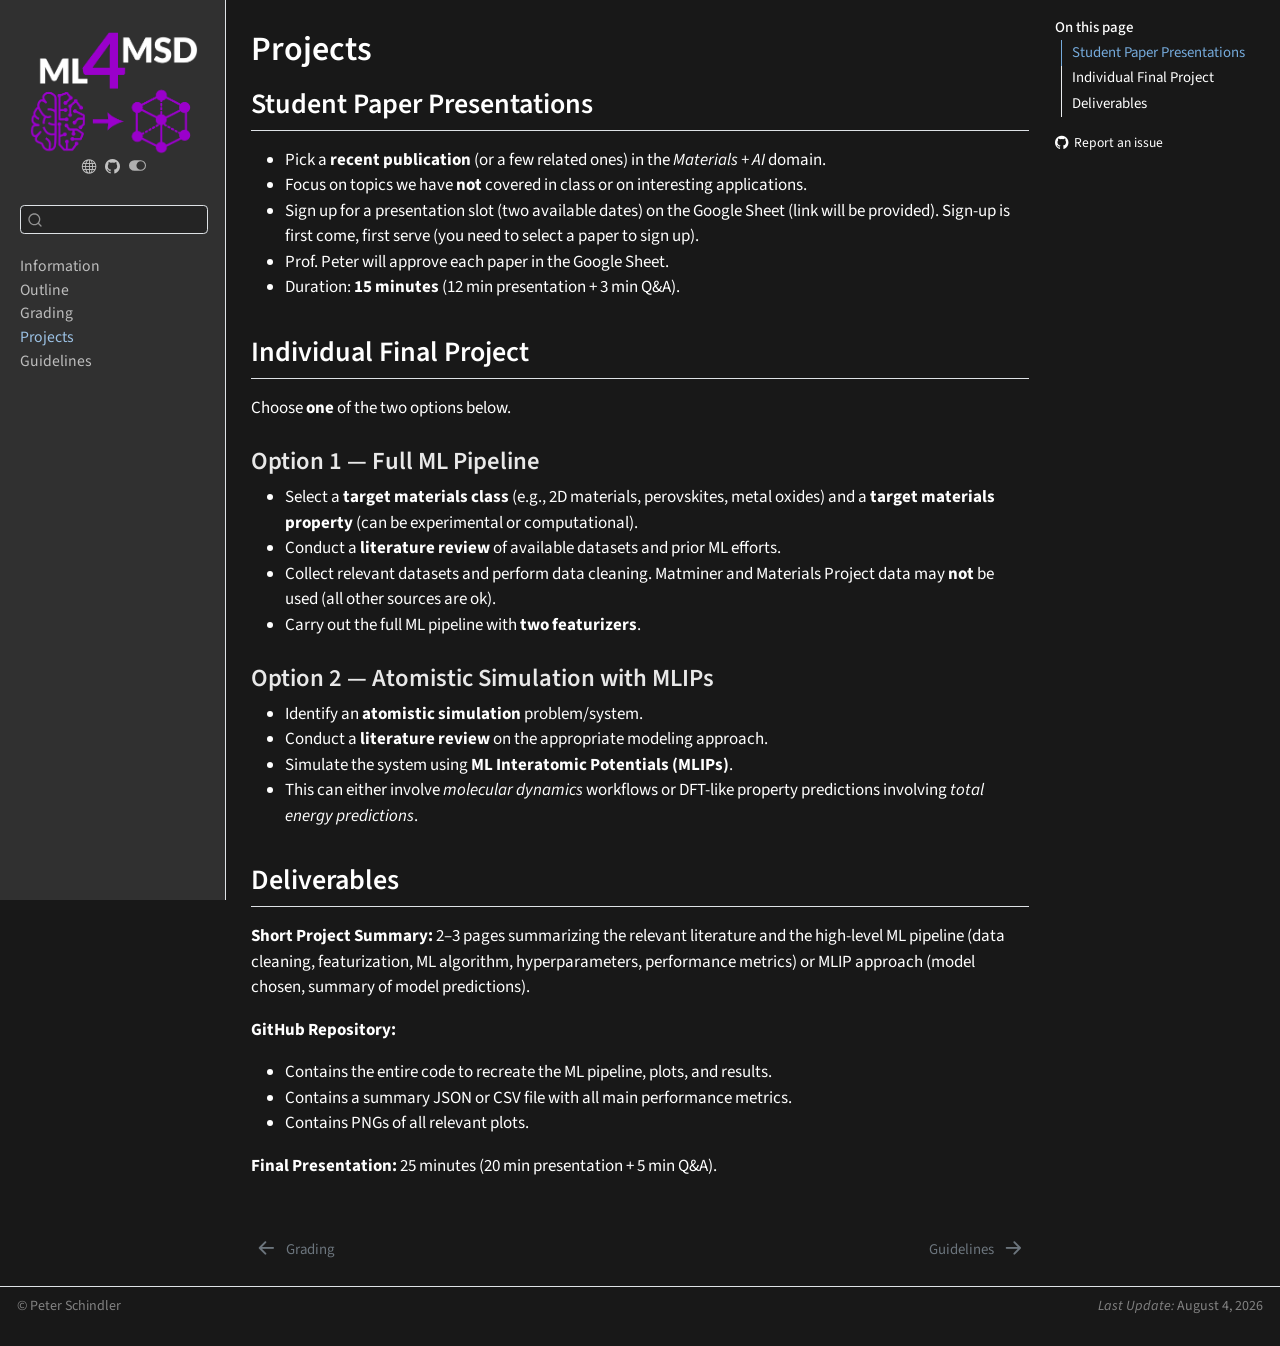
<file: content/final_project.html>
<!DOCTYPE html>
<html xmlns="http://www.w3.org/1999/xhtml" lang="en" xml:lang="en"><head>

<meta charset="utf-8">
<meta name="generator" content="quarto-1.10.18">

<meta name="viewport" content="width=device-width, initial-scale=1.0, user-scalable=yes">

<meta name="dcterms.date" content="2026-08-04">

<title>Projects – ML4MSD – Machine Learning for Materials Science and Discovery</title>
<style>
/* Default styles provided by pandoc.
** See https://pandoc.org/MANUAL.html#variables-for-html for config info.
*/
span.smallcaps{font-variant: small-caps;}
div.columns{display: flex; gap: 1.5em;}
div.column{flex: auto;}
@media screen {
div.columns{gap: min(4vw, 1.5em);}
div.column{overflow-x: auto;}
}
div.hanging-indent{margin-left: 1.5em; text-indent: -1.5em;}
ul.task-list{list-style: none;}
ul.task-list li input[type="checkbox"] {
  width: 0.8em;
  margin: 0 0.8em 0.2em -1em; /* quarto-specific, see https://github.com/quarto-dev/quarto-cli/issues/4556 */ 
  vertical-align: middle;
}
</style>


<script src="../site_libs/quarto-nav/quarto-nav.js"></script>
<script src="../site_libs/clipboard/clipboard.min.js"></script>
<script src="../site_libs/quarto-search/autocomplete.umd.js"></script>
<script src="../site_libs/quarto-search/fuse.min.js"></script>
<script src="../site_libs/quarto-search/quarto-search.js"></script>
<meta name="quarto:offset" content="../">
<link href="../content/other.html" rel="next">
<link href="../content/grading.html" rel="prev">
<link href="../images/favicon.ico" rel="icon">
<script src="../site_libs/quarto-html/quarto.js" type="module"></script>
<script src="../site_libs/quarto-html/tabsets/tabsets.js" type="module"></script>
<script src="../site_libs/quarto-html/popper.min.js"></script>
<script src="../site_libs/quarto-html/tippy.umd.min.js"></script>
<script src="../site_libs/quarto-html/anchor.min.js"></script>
<link href="../site_libs/quarto-html/tippy.css" rel="stylesheet">
<link href="../site_libs/quarto-html/quarto-syntax-highlighting-64a204ab8560d761af7679ceaba22944.css" rel="stylesheet" class="quarto-color-scheme" id="quarto-text-highlighting-styles">
<link href="../site_libs/quarto-html/quarto-syntax-highlighting-dark-b85bc7c33db8c58e0ec93c3465666fed.css" rel="stylesheet" class="quarto-color-scheme quarto-color-alternate" id="quarto-text-highlighting-styles">
<script src="../site_libs/bootstrap/bootstrap.min.js"></script>
<link href="../site_libs/bootstrap/bootstrap-icons.css" rel="stylesheet">
<link href="../site_libs/bootstrap/bootstrap-65c49191640389d30b6b2df69c2b8ec7.min.css" rel="stylesheet" append-hash="true" class="quarto-color-scheme" id="quarto-bootstrap" data-mode="light">
<link href="../site_libs/bootstrap/bootstrap-dark-8aaea1cc776fd55558d06debd1d5c78a.min.css" rel="stylesheet" append-hash="true" class="quarto-color-scheme quarto-color-alternate" id="quarto-bootstrap" data-mode="dark">
<script id="quarto-search-options" type="application/json">{
  "location": "sidebar",
  "copy-button": false,
  "collapse-after": 3,
  "panel-placement": "start",
  "type": "textbox",
  "limit": 50,
  "keyboard-shortcut": [
    "f",
    "/",
    "s"
  ],
  "show-item-context": false,
  "language": {
    "search-no-results-text": "No results",
    "search-matching-documents-text": "matching documents",
    "search-copy-link-title": "Copy link to search",
    "search-hide-matches-text": "Hide additional matches",
    "search-more-match-text": "more match in this document",
    "search-more-matches-text": "more matches in this document",
    "search-clear-button-title": "Clear",
    "search-text-placeholder": "",
    "search-detached-cancel-button-title": "Cancel",
    "search-submit-button-title": "Submit",
    "search-label": "Search"
  }
}</script>
<script async="" src="https://www.googletagmanager.com/gtag/js?id=G-C2P3YYMPET"></script>

<script type="text/javascript">

window.dataLayer = window.dataLayer || [];
function gtag(){dataLayer.push(arguments);}
gtag('js', new Date());
gtag('config', 'G-C2P3YYMPET', { 'anonymize_ip': true});
</script>


</head>

<body class="nav-sidebar docked quarto-dark"><script id="quarto-html-before-body" type="application/javascript">
    const toggleBodyColorMode = (bsSheetEl) => {
      const mode = bsSheetEl.getAttribute("data-mode");
      const bodyEl = window.document.querySelector("body");
      if (mode === "dark") {
        bodyEl.classList.add("quarto-dark");
        bodyEl.classList.remove("quarto-light");
      } else {
        bodyEl.classList.add("quarto-light");
        bodyEl.classList.remove("quarto-dark");
      }
    }
    const toggleBodyColorPrimary = () => {
      const bsSheetEl = window.document.querySelector("link#quarto-bootstrap:not([rel=disabled-stylesheet])");
      if (bsSheetEl) {
        toggleBodyColorMode(bsSheetEl);
      }
    }
    const setColorSchemeToggle = (alternate) => {
      const toggles = window.document.querySelectorAll('.quarto-color-scheme-toggle');
      for (let i=0; i < toggles.length; i++) {
        const toggle = toggles[i];
        if (toggle) {
          if (alternate) {
            toggle.classList.add("alternate");
          } else {
            toggle.classList.remove("alternate");
          }
        }
      }
    };
    const toggleColorMode = (alternate) => {
      // Switch the stylesheets
      const primaryStylesheets = window.document.querySelectorAll('link.quarto-color-scheme:not(.quarto-color-alternate)');
      const alternateStylesheets = window.document.querySelectorAll('link.quarto-color-scheme.quarto-color-alternate');
      manageTransitions('#quarto-margin-sidebar .nav-link', false);
      if (alternate) {
        // note: dark is layered on light, we don't disable primary!
        enableStylesheet(alternateStylesheets);
        for (const sheetNode of alternateStylesheets) {
          if (sheetNode.id === "quarto-bootstrap") {
            toggleBodyColorMode(sheetNode);
          }
        }
      } else {
        disableStylesheet(alternateStylesheets);
        enableStylesheet(primaryStylesheets)
        toggleBodyColorPrimary();
      }
      manageTransitions('#quarto-margin-sidebar .nav-link', true);
      // Switch the toggles
      setColorSchemeToggle(alternate)
      // Hack to workaround the fact that safari doesn't
      // properly recolor the scrollbar when toggling (#1455)
      if (navigator.userAgent.indexOf('Safari') > 0 && navigator.userAgent.indexOf('Chrome') == -1) {
        manageTransitions("body", false);
        window.scrollTo(0, 1);
        setTimeout(() => {
          window.scrollTo(0, 0);
          manageTransitions("body", true);
        }, 40);
      }
    }
    const disableStylesheet = (stylesheets) => {
      for (let i=0; i < stylesheets.length; i++) {
        const stylesheet = stylesheets[i];
        stylesheet.rel = 'disabled-stylesheet';
      }
    }
    const enableStylesheet = (stylesheets) => {
      for (let i=0; i < stylesheets.length; i++) {
        const stylesheet = stylesheets[i];
        if(stylesheet.rel !== 'stylesheet') { // for Chrome, which will still FOUC without this check
          stylesheet.rel = 'stylesheet';
        }
      }
    }
    const manageTransitions = (selector, allowTransitions) => {
      const els = window.document.querySelectorAll(selector);
      for (let i=0; i < els.length; i++) {
        const el = els[i];
        if (allowTransitions) {
          el.classList.remove('notransition');
        } else {
          el.classList.add('notransition');
        }
      }
    }
    const isFileUrl = () => {
      return window.location.protocol === 'file:';
    }
    const hasAlternateSentinel = () => {
      let styleSentinel = getColorSchemeSentinel();
      if (styleSentinel !== null) {
        return styleSentinel === "alternate";
      } else {
        return false;
      }
    }
    const setStyleSentinel = (alternate) => {
      const value = alternate ? "alternate" : "default";
      if (!isFileUrl()) {
        window.localStorage.setItem("quarto-color-scheme", value);
      } else {
        localAlternateSentinel = value;
      }
    }
    const getColorSchemeSentinel = () => {
      if (!isFileUrl()) {
        const storageValue = window.localStorage.getItem("quarto-color-scheme");
        return storageValue != null ? storageValue : localAlternateSentinel;
      } else {
        return localAlternateSentinel;
      }
    }
    const toggleGiscusIfUsed = (isAlternate, darkModeDefault) => {
      const baseTheme = document.querySelector('#giscus-base-theme')?.value ?? 'light';
      const alternateTheme = document.querySelector('#giscus-alt-theme')?.value ?? 'dark';
      let newTheme = '';
      if(authorPrefersDark) {
        newTheme = isAlternate ? baseTheme : alternateTheme;
      } else {
        newTheme = isAlternate ? alternateTheme : baseTheme;
      }
      const changeGiscusTheme = () => {
        // From: https://github.com/giscus/giscus/issues/336
        const sendMessage = (message) => {
          const iframe = document.querySelector('iframe.giscus-frame');
          if (!iframe) return;
          iframe.contentWindow.postMessage({ giscus: message }, 'https://giscus.app');
        }
        sendMessage({
          setConfig: {
            theme: newTheme
          }
        });
      }
      const isGiscussLoaded = window.document.querySelector('iframe.giscus-frame') !== null;
      if (isGiscussLoaded) {
        changeGiscusTheme();
      }
    };
    const authorPrefersDark = true;
    const darkModeDefault = authorPrefersDark;
    let localAlternateSentinel = darkModeDefault ? 'alternate' : 'default';
    // Dark / light mode switch
    window.quartoToggleColorScheme = () => {
      // Read the current dark / light value
      let toAlternate = !hasAlternateSentinel();
      toggleColorMode(toAlternate);
      setStyleSentinel(toAlternate);
      toggleGiscusIfUsed(toAlternate, darkModeDefault);
      window.dispatchEvent(new Event('resize'));
    };
    // Switch to dark mode if need be
    if (hasAlternateSentinel()) {
      toggleColorMode(true);
    } else {
      toggleColorMode(false);
    }
  </script>

<div id="quarto-search-results"></div>
  <header id="quarto-header" class="headroom fixed-top">
  <nav class="quarto-secondary-nav">
    <div class="container-fluid d-flex">
      <button type="button" class="quarto-btn-toggle btn" data-bs-toggle="collapse" role="button" data-bs-target=".quarto-sidebar-collapse-item" aria-controls="quarto-sidebar" aria-expanded="false" aria-label="Toggle sidebar navigation" onclick="if (window.quartoToggleHeadroom) { window.quartoToggleHeadroom(); }">
        <i class="bi bi-layout-text-sidebar-reverse"></i>
      </button>
        <nav class="quarto-page-breadcrumbs" aria-label="breadcrumb"><ol class="breadcrumb"><li class="breadcrumb-item"><a href="../content/final_project.html">Projects</a></li></ol></nav>
        <a class="flex-grow-1" role="navigation" data-bs-toggle="collapse" data-bs-target=".quarto-sidebar-collapse-item" aria-controls="quarto-sidebar" aria-expanded="false" aria-label="Toggle sidebar navigation" onclick="if (window.quartoToggleHeadroom) { window.quartoToggleHeadroom(); }">      
        </a>
      <button type="button" class="btn quarto-search-button" aria-label="Search" onclick="window.quartoOpenSearch();">
        <i class="bi bi-search"></i>
      </button>
    </div>
  </nav>
</header>
<!-- content -->
<div id="quarto-content" class="quarto-container page-columns page-rows-contents page-layout-article">
<!-- sidebar -->
  <nav id="quarto-sidebar" class="sidebar collapse collapse-horizontal quarto-sidebar-collapse-item sidebar-navigation docked overflow-auto">
    <div class="pt-lg-2 mt-2 text-center sidebar-header">
      <a href="../index.html" class="sidebar-logo-link">
      <img src="../images/ML4MSD_logo.png" alt="" class="sidebar-logo light-content py-0 d-lg-inline d-none">
      <img src="../images/ML4MSD_logo.png" alt="" class="sidebar-logo dark-content py-0 d-lg-inline d-none">
      </a>
      <div class="sidebar-tools-main tools-wide">
    <a href="https://www.d2r2group.com" title="d2r2group.com" class="quarto-navigation-tool px-1" aria-label="d2r2group.com"><i class="bi bi-globe"></i></a>
    <a href="https://github.com/d2r2group/ML4MSD" title="GitHub Repository" class="quarto-navigation-tool px-1" aria-label="GitHub Repository"><i class="bi bi-github"></i></a>
  <a href="" class="quarto-color-scheme-toggle quarto-navigation-tool  px-1" onclick="window.quartoToggleColorScheme(); return false;" title="Toggle dark mode"><i class="bi"></i></a>
</div>
      </div>
        <div class="mt-2 flex-shrink-0 align-items-center">
        <div class="sidebar-search">
        <div id="quarto-search" class="" title="Search"></div>
        </div>
        </div>
    <div class="sidebar-menu-container"> 
    <ul class="list-unstyled mt-1">
        <li class="sidebar-item">
  <div class="sidebar-item-container"> 
  <a href="../content/info.html" class="sidebar-item-text sidebar-link">
 <span class="menu-text">Information</span></a>
  </div>
</li>
        <li class="sidebar-item">
  <div class="sidebar-item-container"> 
  <a href="../content/syllabus.html" class="sidebar-item-text sidebar-link">
 <span class="menu-text">Outline</span></a>
  </div>
</li>
        <li class="sidebar-item">
  <div class="sidebar-item-container"> 
  <a href="../content/grading.html" class="sidebar-item-text sidebar-link">
 <span class="menu-text">Grading</span></a>
  </div>
</li>
        <li class="sidebar-item">
  <div class="sidebar-item-container"> 
  <a href="../content/final_project.html" class="sidebar-item-text sidebar-link active">
 <span class="menu-text">Projects</span></a>
  </div>
</li>
        <li class="sidebar-item">
  <div class="sidebar-item-container"> 
  <a href="../content/other.html" class="sidebar-item-text sidebar-link">
 <span class="menu-text">Guidelines</span></a>
  </div>
</li>
    </ul>
    </div>
</nav>
<div id="quarto-sidebar-glass" class="quarto-sidebar-collapse-item" data-bs-toggle="collapse" data-bs-target=".quarto-sidebar-collapse-item"></div>
<!-- margin-sidebar -->
    <div id="quarto-margin-sidebar" class="sidebar margin-sidebar">
        <nav id="TOC" role="doc-toc" class="toc-active">
    <h2 id="toc-title">On this page</h2>
   
  <ul>
  <li><a href="#student-paper-presentations" id="toc-student-paper-presentations" class="nav-link active" data-scroll-target="#student-paper-presentations">Student Paper Presentations</a></li>
  <li><a href="#individual-final-project" id="toc-individual-final-project" class="nav-link" data-scroll-target="#individual-final-project">Individual Final Project</a>
  <ul class="collapse">
  <li><a href="#option-1-full-ml-pipeline" id="toc-option-1-full-ml-pipeline" class="nav-link" data-scroll-target="#option-1-full-ml-pipeline">Option 1 — Full ML Pipeline</a></li>
  <li><a href="#option-2-atomistic-simulation-with-mlips" id="toc-option-2-atomistic-simulation-with-mlips" class="nav-link" data-scroll-target="#option-2-atomistic-simulation-with-mlips">Option 2 — Atomistic Simulation with MLIPs</a></li>
  </ul></li>
  <li><a href="#deliverables" id="toc-deliverables" class="nav-link" data-scroll-target="#deliverables">Deliverables</a></li>
  </ul>
<div class="toc-actions"><ul><li><a href="https://github.com/d2r2group/ML4MSD/issues/new" class="toc-action"><i class="bi bi-github"></i>Report an issue</a></li></ul></div></nav>
    </div>
<!-- main -->
<main class="content" id="quarto-document-content"><header id="title-block-header" class="quarto-title-block"><h1 class="title display-7">Projects</h1></header>


<header id="title-block-header">


</header>


<section id="student-paper-presentations" class="level2">
<h2 class="anchored" data-anchor-id="student-paper-presentations">Student Paper Presentations</h2>
<ul>
<li>Pick a <strong>recent publication</strong> (or a few related ones) in the <em>Materials + AI</em> domain.</li>
<li>Focus on topics we have <strong>not</strong> covered in class or on interesting applications.</li>
<li>Sign up for a presentation slot (two available dates) on the Google Sheet (link will be provided). Sign-up is first come, first serve (you need to select a paper to sign up).</li>
<li>Prof.&nbsp;Peter will approve each paper in the Google Sheet.</li>
<li>Duration: <strong>15 minutes</strong> (12 min presentation + 3 min Q&amp;A).</li>
</ul>
</section>
<section id="individual-final-project" class="level2">
<h2 class="anchored" data-anchor-id="individual-final-project">Individual Final Project</h2>
<p>Choose <strong>one</strong> of the two options below.</p>
<section id="option-1-full-ml-pipeline" class="level3">
<h3 class="anchored" data-anchor-id="option-1-full-ml-pipeline">Option 1 — Full ML Pipeline</h3>
<ul>
<li>Select a <strong>target materials class</strong> (e.g., 2D materials, perovskites, metal oxides) and a <strong>target materials property</strong> (can be experimental or computational).</li>
<li>Conduct a <strong>literature review</strong> of available datasets and prior ML efforts.</li>
<li>Collect relevant datasets and perform data cleaning. Matminer and Materials Project data may <strong>not</strong> be used (all other sources are ok).</li>
<li>Carry out the full ML pipeline with <strong>two featurizers</strong>.</li>
</ul>
</section>
<section id="option-2-atomistic-simulation-with-mlips" class="level3">
<h3 class="anchored" data-anchor-id="option-2-atomistic-simulation-with-mlips">Option 2 — Atomistic Simulation with MLIPs</h3>
<ul>
<li>Identify an <strong>atomistic simulation</strong> problem/system.</li>
<li>Conduct a <strong>literature review</strong> on the appropriate modeling approach.</li>
<li>Simulate the system using <strong>ML Interatomic Potentials (MLIPs)</strong>.</li>
<li>This can either involve <em>molecular dynamics</em> workflows or DFT-like property predictions involving <em>total energy predictions</em>.</li>
</ul>
</section>
</section>
<section id="deliverables" class="level2">
<h2 class="anchored" data-anchor-id="deliverables">Deliverables</h2>
<p><strong>Short Project Summary:</strong> 2–3 pages summarizing the relevant literature and the high-level ML pipeline (data cleaning, featurization, ML algorithm, hyperparameters, performance metrics) or MLIP approach (model chosen, summary of model predictions).</p>
<p><strong>GitHub Repository:</strong></p>
<ul>
<li>Contains the entire code to recreate the ML pipeline, plots, and results.</li>
<li>Contains a summary JSON or CSV file with all main performance metrics.</li>
<li>Contains PNGs of all relevant plots.</li>
</ul>
<p><strong>Final Presentation:</strong> 25 minutes (20 min presentation + 5 min Q&amp;A).</p>


</section>

</main> <!-- /main -->
<script id="quarto-html-after-body" type="application/javascript">
  window.document.addEventListener("DOMContentLoaded", function (event) {
    // Ensure there is a toggle, if there isn't float one in the top right
    if (window.document.querySelector('.quarto-color-scheme-toggle') === null) {
      const a = window.document.createElement('a');
      a.classList.add('top-right');
      a.classList.add('quarto-color-scheme-toggle');
      a.href = "";
      a.onclick = function() { try { window.quartoToggleColorScheme(); } catch {} return false; };
      const i = window.document.createElement("i");
      i.classList.add('bi');
      a.appendChild(i);
      window.document.body.appendChild(a);
    }
    setColorSchemeToggle(hasAlternateSentinel())
    const icon = "";
    const anchorJS = new window.AnchorJS();
    anchorJS.options = {
      placement: 'right',
      icon: icon
    };
    anchorJS.add('.anchored');
    const isCodeAnnotation = (el) => {
      for (const clz of el.classList) {
        if (clz.startsWith('code-annotation-')) {                     
          return true;
        }
      }
      return false;
    }
    const onCopySuccess = function(e) {
      // button target
      const button = e.trigger;
      // don't keep focus
      button.blur();
      // flash "checked"
      button.classList.add('code-copy-button-checked');
      var currentTitle = button.getAttribute("title");
      button.setAttribute("title", "Copied!");
      let tooltip;
      if (window.bootstrap) {
        button.setAttribute("data-bs-toggle", "tooltip");
        button.setAttribute("data-bs-placement", "left");
        button.setAttribute("data-bs-title", "Copied!");
        tooltip = new bootstrap.Tooltip(button, 
          { trigger: "manual", 
            customClass: "code-copy-button-tooltip",
            offset: [0, -8]});
        tooltip.show();    
      }
      setTimeout(function() {
        if (tooltip) {
          tooltip.hide();
          button.removeAttribute("data-bs-title");
          button.removeAttribute("data-bs-toggle");
          button.removeAttribute("data-bs-placement");
        }
        button.setAttribute("title", currentTitle);
        button.classList.remove('code-copy-button-checked');
      }, 1000);
      // clear code selection
      e.clearSelection();
    }
    const getTextToCopy = function(trigger) {
      const outerScaffold = trigger.parentElement.cloneNode(true);
      const codeEl = outerScaffold.querySelector('code');
      for (const childEl of codeEl.children) {
        if (isCodeAnnotation(childEl)) {
          childEl.remove();
        }
      }
      return codeEl.innerText;
    }
    const clipboard = new window.ClipboardJS('.code-copy-button:not([data-in-quarto-modal])', {
      text: getTextToCopy
    });
    clipboard.on('success', onCopySuccess);
    if (window.document.getElementById('quarto-embedded-source-code-modal')) {
      const clipboardModal = new window.ClipboardJS('.code-copy-button[data-in-quarto-modal]', {
        text: getTextToCopy,
        container: window.document.getElementById('quarto-embedded-source-code-modal')
      });
      clipboardModal.on('success', onCopySuccess);
    }
      var localhostRegex = new RegExp(/^(?:http|https):\/\/localhost\:?[0-9]*\//);
      var mailtoRegex = new RegExp(/^mailto:/);
        var filterRegex = new RegExp("https:\/\/ml4msd\.d2r2group\.com");
      var isInternal = (href) => {
          return filterRegex.test(href) || localhostRegex.test(href) || mailtoRegex.test(href);
      }
      // Inspect non-navigation links and adorn them if external
     var links = window.document.querySelectorAll('a[href]:not(.nav-link):not(.navbar-brand):not(.toc-action):not(.sidebar-link):not(.sidebar-item-toggle):not(.pagination-link):not(.no-external):not([aria-hidden]):not(.dropdown-item):not(.quarto-navigation-tool):not(.about-link)');
      for (var i=0; i<links.length; i++) {
        const link = links[i];
        if (!isInternal(link.href)) {
          // undo the damage that might have been done by quarto-nav.js in the case of
          // links that we want to consider external
          if (link.dataset.originalHref !== undefined) {
            link.href = link.dataset.originalHref;
          }
            // target, if specified
            link.setAttribute("target", "_blank");
            if (link.getAttribute("rel") === null) {
              link.setAttribute("rel", "noopener");
            }
        }
      }
    function tippyHover(el, contentFn, onTriggerFn, onUntriggerFn) {
      const config = {
        allowHTML: true,
        maxWidth: 500,
        delay: 100,
        arrow: false,
        appendTo: function(el) {
            return el.parentElement;
        },
        interactive: true,
        interactiveBorder: 10,
        theme: 'quarto',
        placement: 'bottom-start',
      };
      if (contentFn) {
        config.content = contentFn;
      }
      if (onTriggerFn) {
        config.onTrigger = onTriggerFn;
      }
      if (onUntriggerFn) {
        config.onUntrigger = onUntriggerFn;
      }
      window.tippy(el, config); 
    }
    const noterefs = window.document.querySelectorAll('a[role="doc-noteref"]');
    for (var i=0; i<noterefs.length; i++) {
      const ref = noterefs[i];
      tippyHover(ref, function() {
        // use id or data attribute instead here
        let href = ref.getAttribute('data-footnote-href') || ref.getAttribute('href');
        try { href = new URL(href).hash; } catch {}
        const id = href.replace(/^#\/?/, "");
        const note = window.document.getElementById(id);
        if (note) {
          return note.innerHTML;
        } else {
          return "";
        }
      });
    }
    const xrefs = window.document.querySelectorAll('a.quarto-xref');
    const processXRef = (id, note) => {
      // Strip column container classes
      const stripColumnClz = (el) => {
        el.classList.remove("page-full", "page-columns");
        if (el.children) {
          for (const child of el.children) {
            stripColumnClz(child);
          }
        }
      }
      stripColumnClz(note)
      if (id === null || id.startsWith('sec-')) {
        // Special case sections, only their first couple elements
        const container = document.createElement("div");
        if (note.children && note.children.length > 2) {
          container.appendChild(note.children[0].cloneNode(true));
          for (let i = 1; i < note.children.length; i++) {
            const child = note.children[i];
            if (child.tagName === "P" && child.innerText === "") {
              continue;
            } else {
              container.appendChild(child.cloneNode(true));
              break;
            }
          }
          if (window.Quarto?.typesetMath) {
            window.Quarto.typesetMath(container);
          }
          return container.innerHTML
        } else {
          if (window.Quarto?.typesetMath) {
            window.Quarto.typesetMath(note);
          }
          return note.innerHTML;
        }
      } else {
        // Remove any anchor links if they are present
        const anchorLink = note.querySelector('a.anchorjs-link');
        if (anchorLink) {
          anchorLink.remove();
        }
        if (window.Quarto?.typesetMath) {
          window.Quarto.typesetMath(note);
        }
        if (note.classList.contains("callout")) {
          return note.outerHTML;
        } else {
          return note.innerHTML;
        }
      }
    }
    for (var i=0; i<xrefs.length; i++) {
      const xref = xrefs[i];
      tippyHover(xref, undefined, function(instance) {
        instance.disable();
        let url = xref.getAttribute('href');
        let hash = undefined; 
        if (url.startsWith('#')) {
          hash = url;
        } else {
          try { hash = new URL(url).hash; } catch {}
        }
        if (hash) {
          const id = hash.replace(/^#\/?/, "");
          const note = window.document.getElementById(id);
          if (note !== null) {
            try {
              const html = processXRef(id, note.cloneNode(true));
              instance.setContent(html);
            } finally {
              instance.enable();
              instance.show();
            }
          } else {
            // See if we can fetch this
            fetch(url.split('#')[0])
            .then(res => res.text())
            .then(html => {
              const parser = new DOMParser();
              const htmlDoc = parser.parseFromString(html, "text/html");
              const note = htmlDoc.getElementById(id);
              if (note !== null) {
                const html = processXRef(id, note);
                instance.setContent(html);
              } 
            }).finally(() => {
              instance.enable();
              instance.show();
            });
          }
        } else {
          // See if we can fetch a full url (with no hash to target)
          // This is a special case and we should probably do some content thinning / targeting
          fetch(url)
          .then(res => res.text())
          .then(html => {
            const parser = new DOMParser();
            const htmlDoc = parser.parseFromString(html, "text/html");
            const note = htmlDoc.querySelector('main.content');
            if (note !== null) {
              // This should only happen for chapter cross references
              // (since there is no id in the URL)
              // remove the first header
              if (note.children.length > 0 && note.children[0].tagName === "HEADER") {
                note.children[0].remove();
              }
              const html = processXRef(null, note);
              instance.setContent(html);
            } 
          }).finally(() => {
            instance.enable();
            instance.show();
          });
        }
      }, function(instance) {
      });
    }
        let selectedAnnoteEl;
        const selectorForAnnotation = ( cell, annotation) => {
          let cellAttr = 'data-code-cell="' + cell + '"';
          let lineAttr = 'data-code-annotation="' +  annotation + '"';
          const selector = 'span[' + cellAttr + '][' + lineAttr + ']';
          return selector;
        }
        const selectCodeLines = (annoteEl) => {
          const doc = window.document;
          const targetCell = annoteEl.getAttribute("data-target-cell");
          const targetAnnotation = annoteEl.getAttribute("data-target-annotation");
          const annoteSpan = window.document.querySelector(selectorForAnnotation(targetCell, targetAnnotation));
          const lines = annoteSpan.getAttribute("data-code-lines").split(",");
          const lineIds = lines.map((line) => {
            return targetCell + "-" + line;
          })
          let top = null;
          let height = null;
          let parent = null;
          if (lineIds.length > 0) {
              //compute the position of the single el (top and bottom and make a div)
              const el = window.document.getElementById(lineIds[0]);
              top = el.offsetTop;
              height = el.offsetHeight;
              parent = el.parentElement.parentElement;
            if (lineIds.length > 1) {
              const lastEl = window.document.getElementById(lineIds[lineIds.length - 1]);
              const bottom = lastEl.offsetTop + lastEl.offsetHeight;
              height = bottom - top;
            }
            if (top !== null && height !== null && parent !== null) {
              // cook up a div (if necessary) and position it 
              let div = window.document.getElementById("code-annotation-line-highlight");
              if (div === null) {
                div = window.document.createElement("div");
                div.setAttribute("id", "code-annotation-line-highlight");
                div.style.position = 'absolute';
                parent.appendChild(div);
              }
              div.style.top = top - 2 + "px";
              div.style.height = height + 4 + "px";
              div.style.left = 0;
              let gutterDiv = window.document.getElementById("code-annotation-line-highlight-gutter");
              if (gutterDiv === null) {
                gutterDiv = window.document.createElement("div");
                gutterDiv.setAttribute("id", "code-annotation-line-highlight-gutter");
                gutterDiv.style.position = 'absolute';
                const codeCell = window.document.getElementById(targetCell);
                const gutter = codeCell.querySelector('.code-annotation-gutter');
                gutter.appendChild(gutterDiv);
              }
              gutterDiv.style.top = top - 2 + "px";
              gutterDiv.style.height = height + 4 + "px";
            }
            selectedAnnoteEl = annoteEl;
          }
        };
        const unselectCodeLines = () => {
          const elementsIds = ["code-annotation-line-highlight", "code-annotation-line-highlight-gutter"];
          elementsIds.forEach((elId) => {
            const div = window.document.getElementById(elId);
            if (div) {
              div.remove();
            }
          });
          selectedAnnoteEl = undefined;
        };
          // Handle positioning of the toggle
      window.addEventListener(
        "resize",
        throttle(() => {
          elRect = undefined;
          if (selectedAnnoteEl) {
            selectCodeLines(selectedAnnoteEl);
          }
        }, 10)
      );
      function throttle(fn, ms) {
      let throttle = false;
      let timer;
        return (...args) => {
          if(!throttle) { // first call gets through
              fn.apply(this, args);
              throttle = true;
          } else { // all the others get throttled
              if(timer) clearTimeout(timer); // cancel #2
              timer = setTimeout(() => {
                fn.apply(this, args);
                timer = throttle = false;
              }, ms);
          }
        };
      }
        // Attach click handler to the DT
        const annoteDls = window.document.querySelectorAll('dt[data-target-cell]');
        for (const annoteDlNode of annoteDls) {
          annoteDlNode.addEventListener('click', (event) => {
            const clickedEl = event.target;
            if (clickedEl !== selectedAnnoteEl) {
              unselectCodeLines();
              const activeEl = window.document.querySelector('dt[data-target-cell].code-annotation-active');
              if (activeEl) {
                activeEl.classList.remove('code-annotation-active');
              }
              selectCodeLines(clickedEl);
              clickedEl.classList.add('code-annotation-active');
            } else {
              // Unselect the line
              unselectCodeLines();
              clickedEl.classList.remove('code-annotation-active');
            }
          });
        }
    const findCites = (el) => {
      const parentEl = el.parentElement;
      if (parentEl) {
        const cites = parentEl.dataset.cites;
        if (cites) {
          return {
            el,
            cites: cites.split(' ')
          };
        } else {
          return findCites(el.parentElement)
        }
      } else {
        return undefined;
      }
    };
    var bibliorefs = window.document.querySelectorAll('a[role="doc-biblioref"]');
    for (var i=0; i<bibliorefs.length; i++) {
      const ref = bibliorefs[i];
      const citeInfo = findCites(ref);
      if (citeInfo) {
        tippyHover(citeInfo.el, function() {
          var popup = window.document.createElement('div');
          citeInfo.cites.forEach(function(cite) {
            var citeDiv = window.document.createElement('div');
            citeDiv.classList.add('hanging-indent');
            citeDiv.classList.add('csl-entry');
            var biblioDiv = window.document.getElementById('ref-' + cite);
            if (biblioDiv) {
              citeDiv.innerHTML = biblioDiv.innerHTML;
            }
            popup.appendChild(citeDiv);
          });
          return popup.innerHTML;
        });
      }
    }
  });
  </script>
<nav class="page-navigation">
  <div class="nav-page nav-page-previous">
      <a href="../content/grading.html" class="pagination-link" aria-label="Grading">
        <i class="bi bi-arrow-left-short"></i> <span class="nav-page-text">Grading</span>
      </a>          
  </div>
  <div class="nav-page nav-page-next">
      <a href="../content/other.html" class="pagination-link" aria-label="Guidelines">
        <span class="nav-page-text">Guidelines</span> <i class="bi bi-arrow-right-short"></i>
      </a>
  </div>
</nav>
</div> <!-- /content -->
<footer class="footer">
  <div class="nav-footer">
    <div class="nav-footer-left">
<p>© Peter Schindler</p>
</div>   
    <div class="nav-footer-center">
      &nbsp;
    <div class="toc-actions d-sm-block d-md-none"><ul><li><a href="https://github.com/d2r2group/ML4MSD/issues/new" class="toc-action"><i class="bi bi-github"></i>Report an issue</a></li></ul></div></div>
    <div class="nav-footer-right">
<p><em>Last Update:</em> August 4, 2026</p>
</div>
  </div>
</footer>




</body></html>
</file>
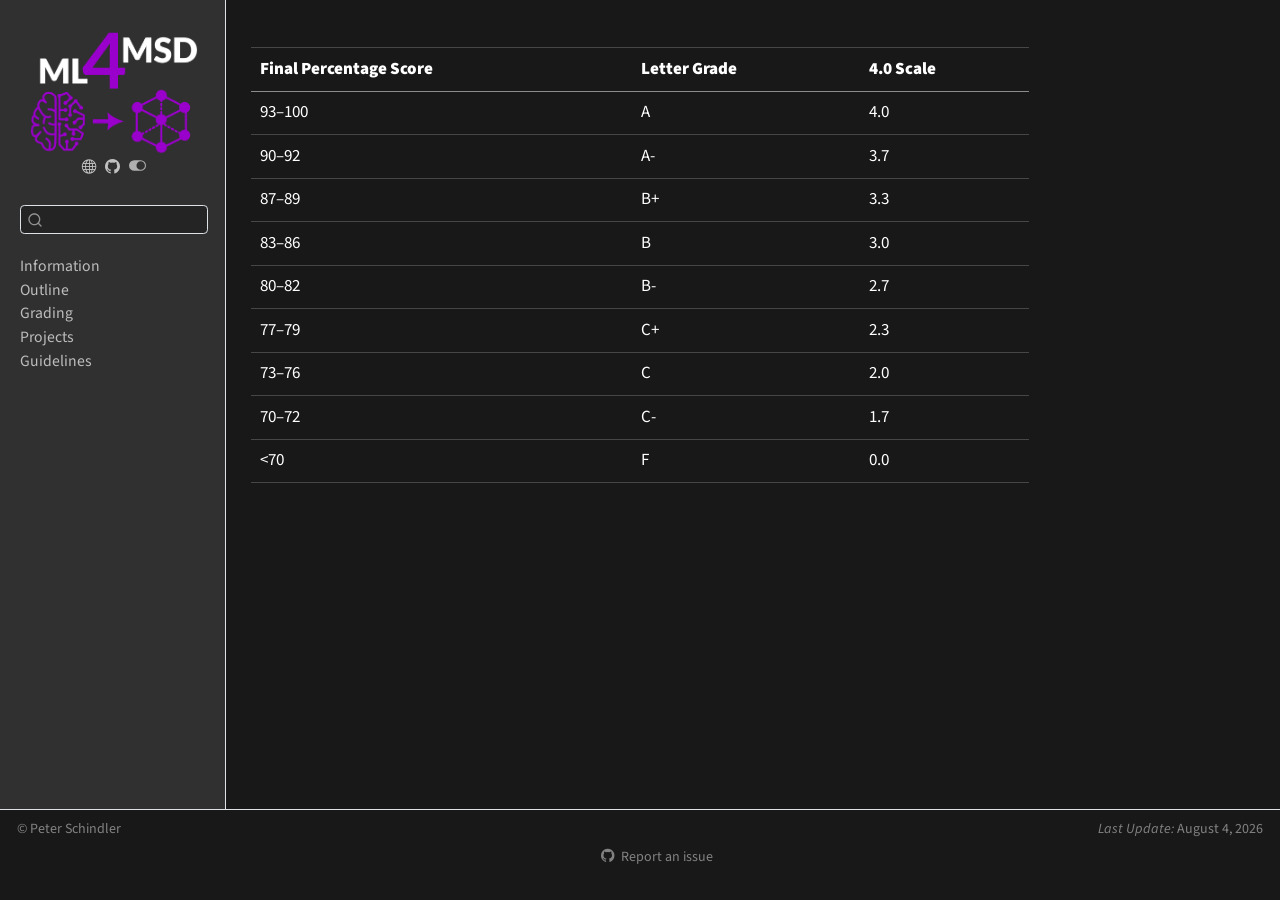
<file: content/grade_conversion_table.html>
<!DOCTYPE html>
<html xmlns="http://www.w3.org/1999/xhtml" lang="en" xml:lang="en"><head>

<meta charset="utf-8">
<meta name="generator" content="quarto-1.10.18">

<meta name="viewport" content="width=device-width, initial-scale=1.0, user-scalable=yes">

<meta name="dcterms.date" content="2026-08-04">

<title>grade_conversion_table – ML4MSD -- Machine Learning for Materials Science and Discovery</title>
<style>
/* Default styles provided by pandoc.
** See https://pandoc.org/MANUAL.html#variables-for-html for config info.
*/
span.smallcaps{font-variant: small-caps;}
div.columns{display: flex; gap: 1.5em;}
div.column{flex: auto;}
@media screen {
div.columns{gap: min(4vw, 1.5em);}
div.column{overflow-x: auto;}
}
div.hanging-indent{margin-left: 1.5em; text-indent: -1.5em;}
ul.task-list{list-style: none;}
ul.task-list li input[type="checkbox"] {
  width: 0.8em;
  margin: 0 0.8em 0.2em -1em; /* quarto-specific, see https://github.com/quarto-dev/quarto-cli/issues/4556 */ 
  vertical-align: middle;
}
</style>


<script src="../site_libs/quarto-nav/quarto-nav.js"></script>
<script src="../site_libs/clipboard/clipboard.min.js"></script>
<script src="../site_libs/quarto-search/autocomplete.umd.js"></script>
<script src="../site_libs/quarto-search/fuse.min.js"></script>
<script src="../site_libs/quarto-search/quarto-search.js"></script>
<meta name="quarto:offset" content="../">
<link href="../images/favicon.ico" rel="icon">
<script src="../site_libs/quarto-html/quarto.js" type="module"></script>
<script src="../site_libs/quarto-html/tabsets/tabsets.js" type="module"></script>
<script src="../site_libs/quarto-html/popper.min.js"></script>
<script src="../site_libs/quarto-html/tippy.umd.min.js"></script>
<script src="../site_libs/quarto-html/anchor.min.js"></script>
<link href="../site_libs/quarto-html/tippy.css" rel="stylesheet">
<link href="../site_libs/quarto-html/quarto-syntax-highlighting-64a204ab8560d761af7679ceaba22944.css" rel="stylesheet" class="quarto-color-scheme" id="quarto-text-highlighting-styles">
<link href="../site_libs/quarto-html/quarto-syntax-highlighting-dark-b85bc7c33db8c58e0ec93c3465666fed.css" rel="stylesheet" class="quarto-color-scheme quarto-color-alternate" id="quarto-text-highlighting-styles">
<script src="../site_libs/bootstrap/bootstrap.min.js"></script>
<link href="../site_libs/bootstrap/bootstrap-icons.css" rel="stylesheet">
<link href="../site_libs/bootstrap/bootstrap-65c49191640389d30b6b2df69c2b8ec7.min.css" rel="stylesheet" append-hash="true" class="quarto-color-scheme" id="quarto-bootstrap" data-mode="light">
<link href="../site_libs/bootstrap/bootstrap-dark-8aaea1cc776fd55558d06debd1d5c78a.min.css" rel="stylesheet" append-hash="true" class="quarto-color-scheme quarto-color-alternate" id="quarto-bootstrap" data-mode="dark">
<script id="quarto-search-options" type="application/json">{
  "location": "sidebar",
  "copy-button": false,
  "collapse-after": 3,
  "panel-placement": "start",
  "type": "textbox",
  "limit": 50,
  "keyboard-shortcut": [
    "f",
    "/",
    "s"
  ],
  "show-item-context": false,
  "language": {
    "search-no-results-text": "No results",
    "search-matching-documents-text": "matching documents",
    "search-copy-link-title": "Copy link to search",
    "search-hide-matches-text": "Hide additional matches",
    "search-more-match-text": "more match in this document",
    "search-more-matches-text": "more matches in this document",
    "search-clear-button-title": "Clear",
    "search-text-placeholder": "",
    "search-detached-cancel-button-title": "Cancel",
    "search-submit-button-title": "Submit",
    "search-label": "Search"
  }
}</script>
<script async="" src="https://www.googletagmanager.com/gtag/js?id=G-C2P3YYMPET"></script>

<script type="text/javascript">

window.dataLayer = window.dataLayer || [];
function gtag(){dataLayer.push(arguments);}
gtag('js', new Date());
gtag('config', 'G-C2P3YYMPET', { 'anonymize_ip': true});
</script>


</head>

<body class="nav-sidebar docked quarto-dark"><script id="quarto-html-before-body" type="application/javascript">
    const toggleBodyColorMode = (bsSheetEl) => {
      const mode = bsSheetEl.getAttribute("data-mode");
      const bodyEl = window.document.querySelector("body");
      if (mode === "dark") {
        bodyEl.classList.add("quarto-dark");
        bodyEl.classList.remove("quarto-light");
      } else {
        bodyEl.classList.add("quarto-light");
        bodyEl.classList.remove("quarto-dark");
      }
    }
    const toggleBodyColorPrimary = () => {
      const bsSheetEl = window.document.querySelector("link#quarto-bootstrap:not([rel=disabled-stylesheet])");
      if (bsSheetEl) {
        toggleBodyColorMode(bsSheetEl);
      }
    }
    const setColorSchemeToggle = (alternate) => {
      const toggles = window.document.querySelectorAll('.quarto-color-scheme-toggle');
      for (let i=0; i < toggles.length; i++) {
        const toggle = toggles[i];
        if (toggle) {
          if (alternate) {
            toggle.classList.add("alternate");
          } else {
            toggle.classList.remove("alternate");
          }
        }
      }
    };
    const toggleColorMode = (alternate) => {
      // Switch the stylesheets
      const primaryStylesheets = window.document.querySelectorAll('link.quarto-color-scheme:not(.quarto-color-alternate)');
      const alternateStylesheets = window.document.querySelectorAll('link.quarto-color-scheme.quarto-color-alternate');
      manageTransitions('#quarto-margin-sidebar .nav-link', false);
      if (alternate) {
        // note: dark is layered on light, we don't disable primary!
        enableStylesheet(alternateStylesheets);
        for (const sheetNode of alternateStylesheets) {
          if (sheetNode.id === "quarto-bootstrap") {
            toggleBodyColorMode(sheetNode);
          }
        }
      } else {
        disableStylesheet(alternateStylesheets);
        enableStylesheet(primaryStylesheets)
        toggleBodyColorPrimary();
      }
      manageTransitions('#quarto-margin-sidebar .nav-link', true);
      // Switch the toggles
      setColorSchemeToggle(alternate)
      // Hack to workaround the fact that safari doesn't
      // properly recolor the scrollbar when toggling (#1455)
      if (navigator.userAgent.indexOf('Safari') > 0 && navigator.userAgent.indexOf('Chrome') == -1) {
        manageTransitions("body", false);
        window.scrollTo(0, 1);
        setTimeout(() => {
          window.scrollTo(0, 0);
          manageTransitions("body", true);
        }, 40);
      }
    }
    const disableStylesheet = (stylesheets) => {
      for (let i=0; i < stylesheets.length; i++) {
        const stylesheet = stylesheets[i];
        stylesheet.rel = 'disabled-stylesheet';
      }
    }
    const enableStylesheet = (stylesheets) => {
      for (let i=0; i < stylesheets.length; i++) {
        const stylesheet = stylesheets[i];
        if(stylesheet.rel !== 'stylesheet') { // for Chrome, which will still FOUC without this check
          stylesheet.rel = 'stylesheet';
        }
      }
    }
    const manageTransitions = (selector, allowTransitions) => {
      const els = window.document.querySelectorAll(selector);
      for (let i=0; i < els.length; i++) {
        const el = els[i];
        if (allowTransitions) {
          el.classList.remove('notransition');
        } else {
          el.classList.add('notransition');
        }
      }
    }
    const isFileUrl = () => {
      return window.location.protocol === 'file:';
    }
    const hasAlternateSentinel = () => {
      let styleSentinel = getColorSchemeSentinel();
      if (styleSentinel !== null) {
        return styleSentinel === "alternate";
      } else {
        return false;
      }
    }
    const setStyleSentinel = (alternate) => {
      const value = alternate ? "alternate" : "default";
      if (!isFileUrl()) {
        window.localStorage.setItem("quarto-color-scheme", value);
      } else {
        localAlternateSentinel = value;
      }
    }
    const getColorSchemeSentinel = () => {
      if (!isFileUrl()) {
        const storageValue = window.localStorage.getItem("quarto-color-scheme");
        return storageValue != null ? storageValue : localAlternateSentinel;
      } else {
        return localAlternateSentinel;
      }
    }
    const toggleGiscusIfUsed = (isAlternate, darkModeDefault) => {
      const baseTheme = document.querySelector('#giscus-base-theme')?.value ?? 'light';
      const alternateTheme = document.querySelector('#giscus-alt-theme')?.value ?? 'dark';
      let newTheme = '';
      if(authorPrefersDark) {
        newTheme = isAlternate ? baseTheme : alternateTheme;
      } else {
        newTheme = isAlternate ? alternateTheme : baseTheme;
      }
      const changeGiscusTheme = () => {
        // From: https://github.com/giscus/giscus/issues/336
        const sendMessage = (message) => {
          const iframe = document.querySelector('iframe.giscus-frame');
          if (!iframe) return;
          iframe.contentWindow.postMessage({ giscus: message }, 'https://giscus.app');
        }
        sendMessage({
          setConfig: {
            theme: newTheme
          }
        });
      }
      const isGiscussLoaded = window.document.querySelector('iframe.giscus-frame') !== null;
      if (isGiscussLoaded) {
        changeGiscusTheme();
      }
    };
    const authorPrefersDark = true;
    const darkModeDefault = authorPrefersDark;
    let localAlternateSentinel = darkModeDefault ? 'alternate' : 'default';
    // Dark / light mode switch
    window.quartoToggleColorScheme = () => {
      // Read the current dark / light value
      let toAlternate = !hasAlternateSentinel();
      toggleColorMode(toAlternate);
      setStyleSentinel(toAlternate);
      toggleGiscusIfUsed(toAlternate, darkModeDefault);
      window.dispatchEvent(new Event('resize'));
    };
    // Switch to dark mode if need be
    if (hasAlternateSentinel()) {
      toggleColorMode(true);
    } else {
      toggleColorMode(false);
    }
  </script>

<div id="quarto-search-results"></div>
  <header id="quarto-header" class="headroom fixed-top">
  <nav class="quarto-secondary-nav">
    <div class="container-fluid d-flex">
      <button type="button" class="quarto-btn-toggle btn" data-bs-toggle="collapse" role="button" data-bs-target=".quarto-sidebar-collapse-item" aria-controls="quarto-sidebar" aria-expanded="false" aria-label="Toggle sidebar navigation" onclick="if (window.quartoToggleHeadroom) { window.quartoToggleHeadroom(); }">
        <i class="bi bi-layout-text-sidebar-reverse"></i>
      </button>
        <nav class="quarto-page-breadcrumbs" aria-label="breadcrumb"><ol class="breadcrumb"></ol></nav>
        <a class="flex-grow-1" role="navigation" data-bs-toggle="collapse" data-bs-target=".quarto-sidebar-collapse-item" aria-controls="quarto-sidebar" aria-expanded="false" aria-label="Toggle sidebar navigation" onclick="if (window.quartoToggleHeadroom) { window.quartoToggleHeadroom(); }">      
        </a>
      <button type="button" class="btn quarto-search-button" aria-label="Search" onclick="window.quartoOpenSearch();">
        <i class="bi bi-search"></i>
      </button>
    </div>
  </nav>
</header>
<!-- content -->
<div id="quarto-content" class="quarto-container page-columns page-rows-contents page-layout-article">
<!-- sidebar -->
  <nav id="quarto-sidebar" class="sidebar collapse collapse-horizontal quarto-sidebar-collapse-item sidebar-navigation docked overflow-auto">
    <div class="pt-lg-2 mt-2 text-center sidebar-header">
      <a href="../index.html" class="sidebar-logo-link">
      <img src="../images/ML4MSD_logo.png" alt="" class="sidebar-logo light-content py-0 d-lg-inline d-none">
      <img src="../images/ML4MSD_logo.png" alt="" class="sidebar-logo dark-content py-0 d-lg-inline d-none">
      </a>
      <div class="sidebar-tools-main tools-wide">
    <a href="https://www.d2r2group.com" title="d2r2group.com" class="quarto-navigation-tool px-1" aria-label="d2r2group.com"><i class="bi bi-globe"></i></a>
    <a href="https://github.com/d2r2group/ML4MSD" title="GitHub Repository" class="quarto-navigation-tool px-1" aria-label="GitHub Repository"><i class="bi bi-github"></i></a>
  <a href="" class="quarto-color-scheme-toggle quarto-navigation-tool  px-1" onclick="window.quartoToggleColorScheme(); return false;" title="Toggle dark mode"><i class="bi"></i></a>
</div>
      </div>
        <div class="mt-2 flex-shrink-0 align-items-center">
        <div class="sidebar-search">
        <div id="quarto-search" class="" title="Search"></div>
        </div>
        </div>
    <div class="sidebar-menu-container"> 
    <ul class="list-unstyled mt-1">
        <li class="sidebar-item">
  <div class="sidebar-item-container"> 
  <a href="../content/info.html" class="sidebar-item-text sidebar-link">
 <span class="menu-text">Information</span></a>
  </div>
</li>
        <li class="sidebar-item">
  <div class="sidebar-item-container"> 
  <a href="../content/syllabus.html" class="sidebar-item-text sidebar-link">
 <span class="menu-text">Outline</span></a>
  </div>
</li>
        <li class="sidebar-item">
  <div class="sidebar-item-container"> 
  <a href="../content/grading.html" class="sidebar-item-text sidebar-link">
 <span class="menu-text">Grading</span></a>
  </div>
</li>
        <li class="sidebar-item">
  <div class="sidebar-item-container"> 
  <a href="../content/final_project.html" class="sidebar-item-text sidebar-link">
 <span class="menu-text">Projects</span></a>
  </div>
</li>
        <li class="sidebar-item">
  <div class="sidebar-item-container"> 
  <a href="../content/other.html" class="sidebar-item-text sidebar-link">
 <span class="menu-text">Guidelines</span></a>
  </div>
</li>
    </ul>
    </div>
</nav>
<div id="quarto-sidebar-glass" class="quarto-sidebar-collapse-item" data-bs-toggle="collapse" data-bs-target=".quarto-sidebar-collapse-item"></div>
<!-- margin-sidebar -->
    <div id="quarto-margin-sidebar" class="sidebar margin-sidebar zindex-bottom">
        
    </div>
<!-- main -->
<main class="content" id="quarto-document-content"><header id="title-block-header" class="quarto-title-block"></header>


<header id="title-block-header">


</header>


<table class="caption-top table">
<thead>
<tr class="header">
<th style="text-align: left;"><strong>Final Percentage Score</strong></th>
<th style="text-align: left;"><strong>Letter Grade</strong></th>
<th style="text-align: left;"><strong>4.0 Scale</strong></th>
</tr>
</thead>
<tbody>
<tr class="odd">
<td style="text-align: left;">93–100</td>
<td style="text-align: left;">A</td>
<td style="text-align: left;">4.0</td>
</tr>
<tr class="even">
<td style="text-align: left;">90–92</td>
<td style="text-align: left;">A-</td>
<td style="text-align: left;">3.7</td>
</tr>
<tr class="odd">
<td style="text-align: left;">87–89</td>
<td style="text-align: left;">B+</td>
<td style="text-align: left;">3.3</td>
</tr>
<tr class="even">
<td style="text-align: left;">83–86</td>
<td style="text-align: left;">B</td>
<td style="text-align: left;">3.0</td>
</tr>
<tr class="odd">
<td style="text-align: left;">80–82</td>
<td style="text-align: left;">B-</td>
<td style="text-align: left;">2.7</td>
</tr>
<tr class="even">
<td style="text-align: left;">77–79</td>
<td style="text-align: left;">C+</td>
<td style="text-align: left;">2.3</td>
</tr>
<tr class="odd">
<td style="text-align: left;">73–76</td>
<td style="text-align: left;">C</td>
<td style="text-align: left;">2.0</td>
</tr>
<tr class="even">
<td style="text-align: left;">70–72</td>
<td style="text-align: left;">C-</td>
<td style="text-align: left;">1.7</td>
</tr>
<tr class="odd">
<td style="text-align: left;">&lt;70</td>
<td style="text-align: left;">F</td>
<td style="text-align: left;">0.0</td>
</tr>
</tbody>
</table>



</main> <!-- /main -->
<script id="quarto-html-after-body" type="application/javascript">
  window.document.addEventListener("DOMContentLoaded", function (event) {
    // Ensure there is a toggle, if there isn't float one in the top right
    if (window.document.querySelector('.quarto-color-scheme-toggle') === null) {
      const a = window.document.createElement('a');
      a.classList.add('top-right');
      a.classList.add('quarto-color-scheme-toggle');
      a.href = "";
      a.onclick = function() { try { window.quartoToggleColorScheme(); } catch {} return false; };
      const i = window.document.createElement("i");
      i.classList.add('bi');
      a.appendChild(i);
      window.document.body.appendChild(a);
    }
    setColorSchemeToggle(hasAlternateSentinel())
    const icon = "";
    const anchorJS = new window.AnchorJS();
    anchorJS.options = {
      placement: 'right',
      icon: icon
    };
    anchorJS.add('.anchored');
    const isCodeAnnotation = (el) => {
      for (const clz of el.classList) {
        if (clz.startsWith('code-annotation-')) {                     
          return true;
        }
      }
      return false;
    }
    const onCopySuccess = function(e) {
      // button target
      const button = e.trigger;
      // don't keep focus
      button.blur();
      // flash "checked"
      button.classList.add('code-copy-button-checked');
      var currentTitle = button.getAttribute("title");
      button.setAttribute("title", "Copied!");
      let tooltip;
      if (window.bootstrap) {
        button.setAttribute("data-bs-toggle", "tooltip");
        button.setAttribute("data-bs-placement", "left");
        button.setAttribute("data-bs-title", "Copied!");
        tooltip = new bootstrap.Tooltip(button, 
          { trigger: "manual", 
            customClass: "code-copy-button-tooltip",
            offset: [0, -8]});
        tooltip.show();    
      }
      setTimeout(function() {
        if (tooltip) {
          tooltip.hide();
          button.removeAttribute("data-bs-title");
          button.removeAttribute("data-bs-toggle");
          button.removeAttribute("data-bs-placement");
        }
        button.setAttribute("title", currentTitle);
        button.classList.remove('code-copy-button-checked');
      }, 1000);
      // clear code selection
      e.clearSelection();
    }
    const getTextToCopy = function(trigger) {
      const outerScaffold = trigger.parentElement.cloneNode(true);
      const codeEl = outerScaffold.querySelector('code');
      for (const childEl of codeEl.children) {
        if (isCodeAnnotation(childEl)) {
          childEl.remove();
        }
      }
      return codeEl.innerText;
    }
    const clipboard = new window.ClipboardJS('.code-copy-button:not([data-in-quarto-modal])', {
      text: getTextToCopy
    });
    clipboard.on('success', onCopySuccess);
    if (window.document.getElementById('quarto-embedded-source-code-modal')) {
      const clipboardModal = new window.ClipboardJS('.code-copy-button[data-in-quarto-modal]', {
        text: getTextToCopy,
        container: window.document.getElementById('quarto-embedded-source-code-modal')
      });
      clipboardModal.on('success', onCopySuccess);
    }
      var localhostRegex = new RegExp(/^(?:http|https):\/\/localhost\:?[0-9]*\//);
      var mailtoRegex = new RegExp(/^mailto:/);
        var filterRegex = new RegExp("https:\/\/ml4msd\.d2r2group\.com");
      var isInternal = (href) => {
          return filterRegex.test(href) || localhostRegex.test(href) || mailtoRegex.test(href);
      }
      // Inspect non-navigation links and adorn them if external
     var links = window.document.querySelectorAll('a[href]:not(.nav-link):not(.navbar-brand):not(.toc-action):not(.sidebar-link):not(.sidebar-item-toggle):not(.pagination-link):not(.no-external):not([aria-hidden]):not(.dropdown-item):not(.quarto-navigation-tool):not(.about-link)');
      for (var i=0; i<links.length; i++) {
        const link = links[i];
        if (!isInternal(link.href)) {
          // undo the damage that might have been done by quarto-nav.js in the case of
          // links that we want to consider external
          if (link.dataset.originalHref !== undefined) {
            link.href = link.dataset.originalHref;
          }
            // target, if specified
            link.setAttribute("target", "_blank");
            if (link.getAttribute("rel") === null) {
              link.setAttribute("rel", "noopener");
            }
        }
      }
    function tippyHover(el, contentFn, onTriggerFn, onUntriggerFn) {
      const config = {
        allowHTML: true,
        maxWidth: 500,
        delay: 100,
        arrow: false,
        appendTo: function(el) {
            return el.parentElement;
        },
        interactive: true,
        interactiveBorder: 10,
        theme: 'quarto',
        placement: 'bottom-start',
      };
      if (contentFn) {
        config.content = contentFn;
      }
      if (onTriggerFn) {
        config.onTrigger = onTriggerFn;
      }
      if (onUntriggerFn) {
        config.onUntrigger = onUntriggerFn;
      }
      window.tippy(el, config); 
    }
    const noterefs = window.document.querySelectorAll('a[role="doc-noteref"]');
    for (var i=0; i<noterefs.length; i++) {
      const ref = noterefs[i];
      tippyHover(ref, function() {
        // use id or data attribute instead here
        let href = ref.getAttribute('data-footnote-href') || ref.getAttribute('href');
        try { href = new URL(href).hash; } catch {}
        const id = href.replace(/^#\/?/, "");
        const note = window.document.getElementById(id);
        if (note) {
          return note.innerHTML;
        } else {
          return "";
        }
      });
    }
    const xrefs = window.document.querySelectorAll('a.quarto-xref');
    const processXRef = (id, note) => {
      // Strip column container classes
      const stripColumnClz = (el) => {
        el.classList.remove("page-full", "page-columns");
        if (el.children) {
          for (const child of el.children) {
            stripColumnClz(child);
          }
        }
      }
      stripColumnClz(note)
      if (id === null || id.startsWith('sec-')) {
        // Special case sections, only their first couple elements
        const container = document.createElement("div");
        if (note.children && note.children.length > 2) {
          container.appendChild(note.children[0].cloneNode(true));
          for (let i = 1; i < note.children.length; i++) {
            const child = note.children[i];
            if (child.tagName === "P" && child.innerText === "") {
              continue;
            } else {
              container.appendChild(child.cloneNode(true));
              break;
            }
          }
          if (window.Quarto?.typesetMath) {
            window.Quarto.typesetMath(container);
          }
          return container.innerHTML
        } else {
          if (window.Quarto?.typesetMath) {
            window.Quarto.typesetMath(note);
          }
          return note.innerHTML;
        }
      } else {
        // Remove any anchor links if they are present
        const anchorLink = note.querySelector('a.anchorjs-link');
        if (anchorLink) {
          anchorLink.remove();
        }
        if (window.Quarto?.typesetMath) {
          window.Quarto.typesetMath(note);
        }
        if (note.classList.contains("callout")) {
          return note.outerHTML;
        } else {
          return note.innerHTML;
        }
      }
    }
    for (var i=0; i<xrefs.length; i++) {
      const xref = xrefs[i];
      tippyHover(xref, undefined, function(instance) {
        instance.disable();
        let url = xref.getAttribute('href');
        let hash = undefined; 
        if (url.startsWith('#')) {
          hash = url;
        } else {
          try { hash = new URL(url).hash; } catch {}
        }
        if (hash) {
          const id = hash.replace(/^#\/?/, "");
          const note = window.document.getElementById(id);
          if (note !== null) {
            try {
              const html = processXRef(id, note.cloneNode(true));
              instance.setContent(html);
            } finally {
              instance.enable();
              instance.show();
            }
          } else {
            // See if we can fetch this
            fetch(url.split('#')[0])
            .then(res => res.text())
            .then(html => {
              const parser = new DOMParser();
              const htmlDoc = parser.parseFromString(html, "text/html");
              const note = htmlDoc.getElementById(id);
              if (note !== null) {
                const html = processXRef(id, note);
                instance.setContent(html);
              } 
            }).finally(() => {
              instance.enable();
              instance.show();
            });
          }
        } else {
          // See if we can fetch a full url (with no hash to target)
          // This is a special case and we should probably do some content thinning / targeting
          fetch(url)
          .then(res => res.text())
          .then(html => {
            const parser = new DOMParser();
            const htmlDoc = parser.parseFromString(html, "text/html");
            const note = htmlDoc.querySelector('main.content');
            if (note !== null) {
              // This should only happen for chapter cross references
              // (since there is no id in the URL)
              // remove the first header
              if (note.children.length > 0 && note.children[0].tagName === "HEADER") {
                note.children[0].remove();
              }
              const html = processXRef(null, note);
              instance.setContent(html);
            } 
          }).finally(() => {
            instance.enable();
            instance.show();
          });
        }
      }, function(instance) {
      });
    }
        let selectedAnnoteEl;
        const selectorForAnnotation = ( cell, annotation) => {
          let cellAttr = 'data-code-cell="' + cell + '"';
          let lineAttr = 'data-code-annotation="' +  annotation + '"';
          const selector = 'span[' + cellAttr + '][' + lineAttr + ']';
          return selector;
        }
        const selectCodeLines = (annoteEl) => {
          const doc = window.document;
          const targetCell = annoteEl.getAttribute("data-target-cell");
          const targetAnnotation = annoteEl.getAttribute("data-target-annotation");
          const annoteSpan = window.document.querySelector(selectorForAnnotation(targetCell, targetAnnotation));
          const lines = annoteSpan.getAttribute("data-code-lines").split(",");
          const lineIds = lines.map((line) => {
            return targetCell + "-" + line;
          })
          let top = null;
          let height = null;
          let parent = null;
          if (lineIds.length > 0) {
              //compute the position of the single el (top and bottom and make a div)
              const el = window.document.getElementById(lineIds[0]);
              top = el.offsetTop;
              height = el.offsetHeight;
              parent = el.parentElement.parentElement;
            if (lineIds.length > 1) {
              const lastEl = window.document.getElementById(lineIds[lineIds.length - 1]);
              const bottom = lastEl.offsetTop + lastEl.offsetHeight;
              height = bottom - top;
            }
            if (top !== null && height !== null && parent !== null) {
              // cook up a div (if necessary) and position it 
              let div = window.document.getElementById("code-annotation-line-highlight");
              if (div === null) {
                div = window.document.createElement("div");
                div.setAttribute("id", "code-annotation-line-highlight");
                div.style.position = 'absolute';
                parent.appendChild(div);
              }
              div.style.top = top - 2 + "px";
              div.style.height = height + 4 + "px";
              div.style.left = 0;
              let gutterDiv = window.document.getElementById("code-annotation-line-highlight-gutter");
              if (gutterDiv === null) {
                gutterDiv = window.document.createElement("div");
                gutterDiv.setAttribute("id", "code-annotation-line-highlight-gutter");
                gutterDiv.style.position = 'absolute';
                const codeCell = window.document.getElementById(targetCell);
                const gutter = codeCell.querySelector('.code-annotation-gutter');
                gutter.appendChild(gutterDiv);
              }
              gutterDiv.style.top = top - 2 + "px";
              gutterDiv.style.height = height + 4 + "px";
            }
            selectedAnnoteEl = annoteEl;
          }
        };
        const unselectCodeLines = () => {
          const elementsIds = ["code-annotation-line-highlight", "code-annotation-line-highlight-gutter"];
          elementsIds.forEach((elId) => {
            const div = window.document.getElementById(elId);
            if (div) {
              div.remove();
            }
          });
          selectedAnnoteEl = undefined;
        };
          // Handle positioning of the toggle
      window.addEventListener(
        "resize",
        throttle(() => {
          elRect = undefined;
          if (selectedAnnoteEl) {
            selectCodeLines(selectedAnnoteEl);
          }
        }, 10)
      );
      function throttle(fn, ms) {
      let throttle = false;
      let timer;
        return (...args) => {
          if(!throttle) { // first call gets through
              fn.apply(this, args);
              throttle = true;
          } else { // all the others get throttled
              if(timer) clearTimeout(timer); // cancel #2
              timer = setTimeout(() => {
                fn.apply(this, args);
                timer = throttle = false;
              }, ms);
          }
        };
      }
        // Attach click handler to the DT
        const annoteDls = window.document.querySelectorAll('dt[data-target-cell]');
        for (const annoteDlNode of annoteDls) {
          annoteDlNode.addEventListener('click', (event) => {
            const clickedEl = event.target;
            if (clickedEl !== selectedAnnoteEl) {
              unselectCodeLines();
              const activeEl = window.document.querySelector('dt[data-target-cell].code-annotation-active');
              if (activeEl) {
                activeEl.classList.remove('code-annotation-active');
              }
              selectCodeLines(clickedEl);
              clickedEl.classList.add('code-annotation-active');
            } else {
              // Unselect the line
              unselectCodeLines();
              clickedEl.classList.remove('code-annotation-active');
            }
          });
        }
    const findCites = (el) => {
      const parentEl = el.parentElement;
      if (parentEl) {
        const cites = parentEl.dataset.cites;
        if (cites) {
          return {
            el,
            cites: cites.split(' ')
          };
        } else {
          return findCites(el.parentElement)
        }
      } else {
        return undefined;
      }
    };
    var bibliorefs = window.document.querySelectorAll('a[role="doc-biblioref"]');
    for (var i=0; i<bibliorefs.length; i++) {
      const ref = bibliorefs[i];
      const citeInfo = findCites(ref);
      if (citeInfo) {
        tippyHover(citeInfo.el, function() {
          var popup = window.document.createElement('div');
          citeInfo.cites.forEach(function(cite) {
            var citeDiv = window.document.createElement('div');
            citeDiv.classList.add('hanging-indent');
            citeDiv.classList.add('csl-entry');
            var biblioDiv = window.document.getElementById('ref-' + cite);
            if (biblioDiv) {
              citeDiv.innerHTML = biblioDiv.innerHTML;
            }
            popup.appendChild(citeDiv);
          });
          return popup.innerHTML;
        });
      }
    }
  });
  </script>
</div> <!-- /content -->
<footer class="footer">
  <div class="nav-footer">
    <div class="nav-footer-left">
<p>© Peter Schindler</p>
</div>   
    <div class="nav-footer-center">
      &nbsp;
    <div class="toc-actions"><ul><li><a href="https://github.com/d2r2group/ML4MSD/issues/new" class="toc-action"><i class="bi bi-github"></i>Report an issue</a></li></ul></div></div>
    <div class="nav-footer-right">
<p><em>Last Update:</em> August 4, 2026</p>
</div>
  </div>
</footer>




</body></html>
</file>
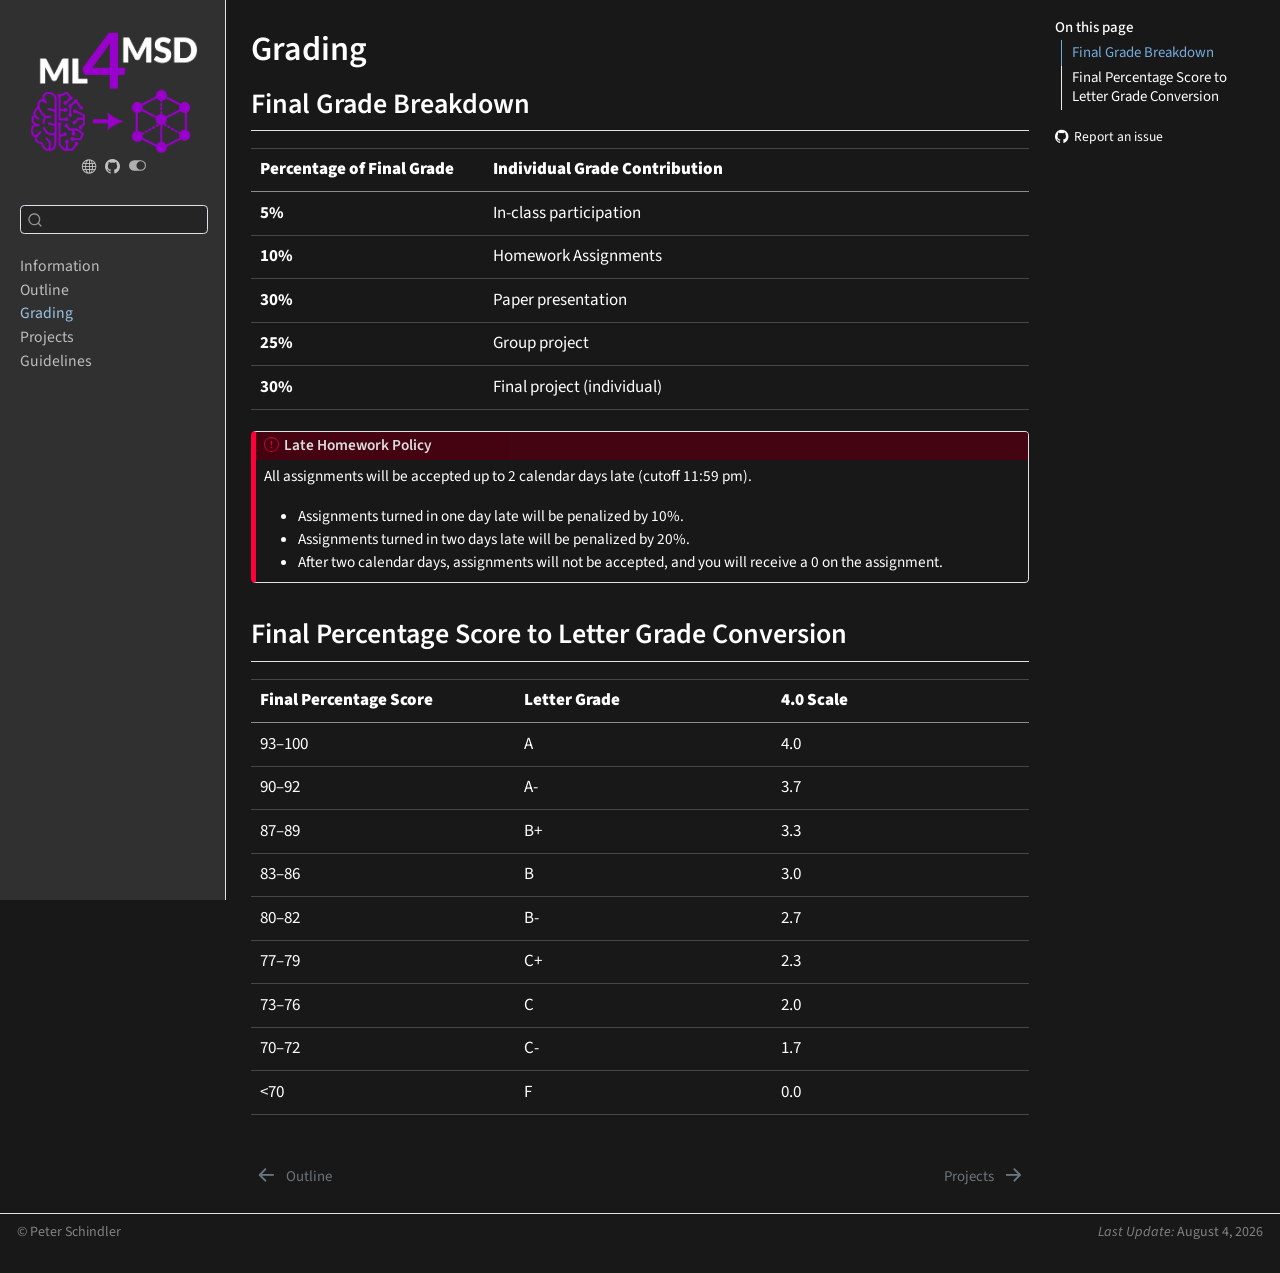
<file: content/grading.html>
<!DOCTYPE html>
<html xmlns="http://www.w3.org/1999/xhtml" lang="en" xml:lang="en"><head>

<meta charset="utf-8">
<meta name="generator" content="quarto-1.10.18">

<meta name="viewport" content="width=device-width, initial-scale=1.0, user-scalable=yes">

<meta name="dcterms.date" content="2026-08-04">

<title>Grading – ML4MSD – Machine Learning for Materials Science and Discovery</title>
<style>
/* Default styles provided by pandoc.
** See https://pandoc.org/MANUAL.html#variables-for-html for config info.
*/
span.smallcaps{font-variant: small-caps;}
div.columns{display: flex; gap: 1.5em;}
div.column{flex: auto;}
@media screen {
div.columns{gap: min(4vw, 1.5em);}
div.column{overflow-x: auto;}
}
div.hanging-indent{margin-left: 1.5em; text-indent: -1.5em;}
ul.task-list{list-style: none;}
ul.task-list li input[type="checkbox"] {
  width: 0.8em;
  margin: 0 0.8em 0.2em -1em; /* quarto-specific, see https://github.com/quarto-dev/quarto-cli/issues/4556 */ 
  vertical-align: middle;
}
</style>


<script src="../site_libs/quarto-nav/quarto-nav.js"></script>
<script src="../site_libs/clipboard/clipboard.min.js"></script>
<script src="../site_libs/quarto-search/autocomplete.umd.js"></script>
<script src="../site_libs/quarto-search/fuse.min.js"></script>
<script src="../site_libs/quarto-search/quarto-search.js"></script>
<meta name="quarto:offset" content="../">
<link href="../content/final_project.html" rel="next">
<link href="../content/syllabus.html" rel="prev">
<link href="../images/favicon.ico" rel="icon">
<script src="../site_libs/quarto-html/quarto.js" type="module"></script>
<script src="../site_libs/quarto-html/tabsets/tabsets.js" type="module"></script>
<script src="../site_libs/quarto-html/popper.min.js"></script>
<script src="../site_libs/quarto-html/tippy.umd.min.js"></script>
<script src="../site_libs/quarto-html/anchor.min.js"></script>
<link href="../site_libs/quarto-html/tippy.css" rel="stylesheet">
<link href="../site_libs/quarto-html/quarto-syntax-highlighting-64a204ab8560d761af7679ceaba22944.css" rel="stylesheet" class="quarto-color-scheme" id="quarto-text-highlighting-styles">
<link href="../site_libs/quarto-html/quarto-syntax-highlighting-dark-b85bc7c33db8c58e0ec93c3465666fed.css" rel="stylesheet" class="quarto-color-scheme quarto-color-alternate" id="quarto-text-highlighting-styles">
<script src="../site_libs/bootstrap/bootstrap.min.js"></script>
<link href="../site_libs/bootstrap/bootstrap-icons.css" rel="stylesheet">
<link href="../site_libs/bootstrap/bootstrap-65c49191640389d30b6b2df69c2b8ec7.min.css" rel="stylesheet" append-hash="true" class="quarto-color-scheme" id="quarto-bootstrap" data-mode="light">
<link href="../site_libs/bootstrap/bootstrap-dark-8aaea1cc776fd55558d06debd1d5c78a.min.css" rel="stylesheet" append-hash="true" class="quarto-color-scheme quarto-color-alternate" id="quarto-bootstrap" data-mode="dark">
<script id="quarto-search-options" type="application/json">{
  "location": "sidebar",
  "copy-button": false,
  "collapse-after": 3,
  "panel-placement": "start",
  "type": "textbox",
  "limit": 50,
  "keyboard-shortcut": [
    "f",
    "/",
    "s"
  ],
  "show-item-context": false,
  "language": {
    "search-no-results-text": "No results",
    "search-matching-documents-text": "matching documents",
    "search-copy-link-title": "Copy link to search",
    "search-hide-matches-text": "Hide additional matches",
    "search-more-match-text": "more match in this document",
    "search-more-matches-text": "more matches in this document",
    "search-clear-button-title": "Clear",
    "search-text-placeholder": "",
    "search-detached-cancel-button-title": "Cancel",
    "search-submit-button-title": "Submit",
    "search-label": "Search"
  }
}</script>
<script async="" src="https://www.googletagmanager.com/gtag/js?id=G-C2P3YYMPET"></script>

<script type="text/javascript">

window.dataLayer = window.dataLayer || [];
function gtag(){dataLayer.push(arguments);}
gtag('js', new Date());
gtag('config', 'G-C2P3YYMPET', { 'anonymize_ip': true});
</script>


</head>

<body class="nav-sidebar docked quarto-dark"><script id="quarto-html-before-body" type="application/javascript">
    const toggleBodyColorMode = (bsSheetEl) => {
      const mode = bsSheetEl.getAttribute("data-mode");
      const bodyEl = window.document.querySelector("body");
      if (mode === "dark") {
        bodyEl.classList.add("quarto-dark");
        bodyEl.classList.remove("quarto-light");
      } else {
        bodyEl.classList.add("quarto-light");
        bodyEl.classList.remove("quarto-dark");
      }
    }
    const toggleBodyColorPrimary = () => {
      const bsSheetEl = window.document.querySelector("link#quarto-bootstrap:not([rel=disabled-stylesheet])");
      if (bsSheetEl) {
        toggleBodyColorMode(bsSheetEl);
      }
    }
    const setColorSchemeToggle = (alternate) => {
      const toggles = window.document.querySelectorAll('.quarto-color-scheme-toggle');
      for (let i=0; i < toggles.length; i++) {
        const toggle = toggles[i];
        if (toggle) {
          if (alternate) {
            toggle.classList.add("alternate");
          } else {
            toggle.classList.remove("alternate");
          }
        }
      }
    };
    const toggleColorMode = (alternate) => {
      // Switch the stylesheets
      const primaryStylesheets = window.document.querySelectorAll('link.quarto-color-scheme:not(.quarto-color-alternate)');
      const alternateStylesheets = window.document.querySelectorAll('link.quarto-color-scheme.quarto-color-alternate');
      manageTransitions('#quarto-margin-sidebar .nav-link', false);
      if (alternate) {
        // note: dark is layered on light, we don't disable primary!
        enableStylesheet(alternateStylesheets);
        for (const sheetNode of alternateStylesheets) {
          if (sheetNode.id === "quarto-bootstrap") {
            toggleBodyColorMode(sheetNode);
          }
        }
      } else {
        disableStylesheet(alternateStylesheets);
        enableStylesheet(primaryStylesheets)
        toggleBodyColorPrimary();
      }
      manageTransitions('#quarto-margin-sidebar .nav-link', true);
      // Switch the toggles
      setColorSchemeToggle(alternate)
      // Hack to workaround the fact that safari doesn't
      // properly recolor the scrollbar when toggling (#1455)
      if (navigator.userAgent.indexOf('Safari') > 0 && navigator.userAgent.indexOf('Chrome') == -1) {
        manageTransitions("body", false);
        window.scrollTo(0, 1);
        setTimeout(() => {
          window.scrollTo(0, 0);
          manageTransitions("body", true);
        }, 40);
      }
    }
    const disableStylesheet = (stylesheets) => {
      for (let i=0; i < stylesheets.length; i++) {
        const stylesheet = stylesheets[i];
        stylesheet.rel = 'disabled-stylesheet';
      }
    }
    const enableStylesheet = (stylesheets) => {
      for (let i=0; i < stylesheets.length; i++) {
        const stylesheet = stylesheets[i];
        if(stylesheet.rel !== 'stylesheet') { // for Chrome, which will still FOUC without this check
          stylesheet.rel = 'stylesheet';
        }
      }
    }
    const manageTransitions = (selector, allowTransitions) => {
      const els = window.document.querySelectorAll(selector);
      for (let i=0; i < els.length; i++) {
        const el = els[i];
        if (allowTransitions) {
          el.classList.remove('notransition');
        } else {
          el.classList.add('notransition');
        }
      }
    }
    const isFileUrl = () => {
      return window.location.protocol === 'file:';
    }
    const hasAlternateSentinel = () => {
      let styleSentinel = getColorSchemeSentinel();
      if (styleSentinel !== null) {
        return styleSentinel === "alternate";
      } else {
        return false;
      }
    }
    const setStyleSentinel = (alternate) => {
      const value = alternate ? "alternate" : "default";
      if (!isFileUrl()) {
        window.localStorage.setItem("quarto-color-scheme", value);
      } else {
        localAlternateSentinel = value;
      }
    }
    const getColorSchemeSentinel = () => {
      if (!isFileUrl()) {
        const storageValue = window.localStorage.getItem("quarto-color-scheme");
        return storageValue != null ? storageValue : localAlternateSentinel;
      } else {
        return localAlternateSentinel;
      }
    }
    const toggleGiscusIfUsed = (isAlternate, darkModeDefault) => {
      const baseTheme = document.querySelector('#giscus-base-theme')?.value ?? 'light';
      const alternateTheme = document.querySelector('#giscus-alt-theme')?.value ?? 'dark';
      let newTheme = '';
      if(authorPrefersDark) {
        newTheme = isAlternate ? baseTheme : alternateTheme;
      } else {
        newTheme = isAlternate ? alternateTheme : baseTheme;
      }
      const changeGiscusTheme = () => {
        // From: https://github.com/giscus/giscus/issues/336
        const sendMessage = (message) => {
          const iframe = document.querySelector('iframe.giscus-frame');
          if (!iframe) return;
          iframe.contentWindow.postMessage({ giscus: message }, 'https://giscus.app');
        }
        sendMessage({
          setConfig: {
            theme: newTheme
          }
        });
      }
      const isGiscussLoaded = window.document.querySelector('iframe.giscus-frame') !== null;
      if (isGiscussLoaded) {
        changeGiscusTheme();
      }
    };
    const authorPrefersDark = true;
    const darkModeDefault = authorPrefersDark;
    let localAlternateSentinel = darkModeDefault ? 'alternate' : 'default';
    // Dark / light mode switch
    window.quartoToggleColorScheme = () => {
      // Read the current dark / light value
      let toAlternate = !hasAlternateSentinel();
      toggleColorMode(toAlternate);
      setStyleSentinel(toAlternate);
      toggleGiscusIfUsed(toAlternate, darkModeDefault);
      window.dispatchEvent(new Event('resize'));
    };
    // Switch to dark mode if need be
    if (hasAlternateSentinel()) {
      toggleColorMode(true);
    } else {
      toggleColorMode(false);
    }
  </script>

<div id="quarto-search-results"></div>
  <header id="quarto-header" class="headroom fixed-top">
  <nav class="quarto-secondary-nav">
    <div class="container-fluid d-flex">
      <button type="button" class="quarto-btn-toggle btn" data-bs-toggle="collapse" role="button" data-bs-target=".quarto-sidebar-collapse-item" aria-controls="quarto-sidebar" aria-expanded="false" aria-label="Toggle sidebar navigation" onclick="if (window.quartoToggleHeadroom) { window.quartoToggleHeadroom(); }">
        <i class="bi bi-layout-text-sidebar-reverse"></i>
      </button>
        <nav class="quarto-page-breadcrumbs" aria-label="breadcrumb"><ol class="breadcrumb"><li class="breadcrumb-item"><a href="../content/grading.html">Grading</a></li></ol></nav>
        <a class="flex-grow-1" role="navigation" data-bs-toggle="collapse" data-bs-target=".quarto-sidebar-collapse-item" aria-controls="quarto-sidebar" aria-expanded="false" aria-label="Toggle sidebar navigation" onclick="if (window.quartoToggleHeadroom) { window.quartoToggleHeadroom(); }">      
        </a>
      <button type="button" class="btn quarto-search-button" aria-label="Search" onclick="window.quartoOpenSearch();">
        <i class="bi bi-search"></i>
      </button>
    </div>
  </nav>
</header>
<!-- content -->
<div id="quarto-content" class="quarto-container page-columns page-rows-contents page-layout-article">
<!-- sidebar -->
  <nav id="quarto-sidebar" class="sidebar collapse collapse-horizontal quarto-sidebar-collapse-item sidebar-navigation docked overflow-auto">
    <div class="pt-lg-2 mt-2 text-center sidebar-header">
      <a href="../index.html" class="sidebar-logo-link">
      <img src="../images/ML4MSD_logo.png" alt="" class="sidebar-logo light-content py-0 d-lg-inline d-none">
      <img src="../images/ML4MSD_logo.png" alt="" class="sidebar-logo dark-content py-0 d-lg-inline d-none">
      </a>
      <div class="sidebar-tools-main tools-wide">
    <a href="https://www.d2r2group.com" title="d2r2group.com" class="quarto-navigation-tool px-1" aria-label="d2r2group.com"><i class="bi bi-globe"></i></a>
    <a href="https://github.com/d2r2group/ML4MSD" title="GitHub Repository" class="quarto-navigation-tool px-1" aria-label="GitHub Repository"><i class="bi bi-github"></i></a>
  <a href="" class="quarto-color-scheme-toggle quarto-navigation-tool  px-1" onclick="window.quartoToggleColorScheme(); return false;" title="Toggle dark mode"><i class="bi"></i></a>
</div>
      </div>
        <div class="mt-2 flex-shrink-0 align-items-center">
        <div class="sidebar-search">
        <div id="quarto-search" class="" title="Search"></div>
        </div>
        </div>
    <div class="sidebar-menu-container"> 
    <ul class="list-unstyled mt-1">
        <li class="sidebar-item">
  <div class="sidebar-item-container"> 
  <a href="../content/info.html" class="sidebar-item-text sidebar-link">
 <span class="menu-text">Information</span></a>
  </div>
</li>
        <li class="sidebar-item">
  <div class="sidebar-item-container"> 
  <a href="../content/syllabus.html" class="sidebar-item-text sidebar-link">
 <span class="menu-text">Outline</span></a>
  </div>
</li>
        <li class="sidebar-item">
  <div class="sidebar-item-container"> 
  <a href="../content/grading.html" class="sidebar-item-text sidebar-link active">
 <span class="menu-text">Grading</span></a>
  </div>
</li>
        <li class="sidebar-item">
  <div class="sidebar-item-container"> 
  <a href="../content/final_project.html" class="sidebar-item-text sidebar-link">
 <span class="menu-text">Projects</span></a>
  </div>
</li>
        <li class="sidebar-item">
  <div class="sidebar-item-container"> 
  <a href="../content/other.html" class="sidebar-item-text sidebar-link">
 <span class="menu-text">Guidelines</span></a>
  </div>
</li>
    </ul>
    </div>
</nav>
<div id="quarto-sidebar-glass" class="quarto-sidebar-collapse-item" data-bs-toggle="collapse" data-bs-target=".quarto-sidebar-collapse-item"></div>
<!-- margin-sidebar -->
    <div id="quarto-margin-sidebar" class="sidebar margin-sidebar">
        <nav id="TOC" role="doc-toc" class="toc-active">
    <h2 id="toc-title">On this page</h2>
   
  <ul>
  <li><a href="#final-grade-breakdown" id="toc-final-grade-breakdown" class="nav-link active" data-scroll-target="#final-grade-breakdown">Final Grade Breakdown</a></li>
  <li><a href="#final-percentage-score-to-letter-grade-conversion" id="toc-final-percentage-score-to-letter-grade-conversion" class="nav-link" data-scroll-target="#final-percentage-score-to-letter-grade-conversion">Final Percentage Score to Letter Grade Conversion</a></li>
  </ul>
<div class="toc-actions"><ul><li><a href="https://github.com/d2r2group/ML4MSD/issues/new" class="toc-action"><i class="bi bi-github"></i>Report an issue</a></li></ul></div></nav>
    </div>
<!-- main -->
<main class="content" id="quarto-document-content"><header id="title-block-header" class="quarto-title-block"><h1 class="title display-7">Grading</h1></header>


<header id="title-block-header">


</header>


<section id="final-grade-breakdown" class="level2">
<h2 class="anchored" data-anchor-id="final-grade-breakdown">Final Grade Breakdown</h2>
<table class="caption-top table">
<colgroup>
<col style="width: 30%">
<col style="width: 70%">
</colgroup>
<thead>
<tr class="header">
<th style="text-align: left;"><strong>Percentage of Final Grade</strong></th>
<th style="text-align: left;"><strong>Individual Grade Contribution</strong></th>
</tr>
</thead>
<tbody>
<tr class="odd">
<td style="text-align: left;"><strong>5%</strong></td>
<td style="text-align: left;">In-class participation</td>
</tr>
<tr class="even">
<td style="text-align: left;"><strong>10%</strong></td>
<td style="text-align: left;">Homework Assignments</td>
</tr>
<tr class="odd">
<td style="text-align: left;"><strong>30%</strong></td>
<td style="text-align: left;">Paper presentation</td>
</tr>
<tr class="even">
<td style="text-align: left;"><strong>25%</strong></td>
<td style="text-align: left;">Group project</td>
</tr>
<tr class="odd">
<td style="text-align: left;"><strong>30%</strong></td>
<td style="text-align: left;">Final project (individual)</td>
</tr>
</tbody>
</table>
<div class="callout callout-style-default callout-important callout-titled" title="Late Homework Policy">
<div class="callout-header d-flex align-content-center">
<div class="callout-icon-container">
<i class="callout-icon"></i>
</div>
<div class="callout-title-container flex-fill">
<span class="screen-reader-only">Important</span>Late Homework Policy
</div>
</div>
<div class="callout-body-container callout-body">
<p>All assignments will be accepted up to 2 calendar days late (cutoff 11:59 pm).</p>
<ul>
<li>Assignments turned in one day late will be penalized by 10%.</li>
<li>Assignments turned in two days late will be penalized by 20%.</li>
<li>After two calendar days, assignments will not be accepted, and you will receive a 0 on the assignment.</li>
</ul>
</div>
</div>
</section>
<section id="final-percentage-score-to-letter-grade-conversion" class="level2">
<h2 class="anchored" data-anchor-id="final-percentage-score-to-letter-grade-conversion">Final Percentage Score to Letter Grade Conversion</h2>
<table class="caption-top table">
<colgroup>
<col style="width: 34%">
<col style="width: 33%">
<col style="width: 33%">
</colgroup>
<thead>
<tr class="header">
<th style="text-align: left;"><strong>Final Percentage Score</strong></th>
<th style="text-align: left;"><strong>Letter Grade</strong></th>
<th style="text-align: left;"><strong>4.0 Scale</strong></th>
</tr>
</thead>
<tbody>
<tr class="odd">
<td style="text-align: left;">93–100</td>
<td style="text-align: left;">A</td>
<td style="text-align: left;">4.0</td>
</tr>
<tr class="even">
<td style="text-align: left;">90–92</td>
<td style="text-align: left;">A-</td>
<td style="text-align: left;">3.7</td>
</tr>
<tr class="odd">
<td style="text-align: left;">87–89</td>
<td style="text-align: left;">B+</td>
<td style="text-align: left;">3.3</td>
</tr>
<tr class="even">
<td style="text-align: left;">83–86</td>
<td style="text-align: left;">B</td>
<td style="text-align: left;">3.0</td>
</tr>
<tr class="odd">
<td style="text-align: left;">80–82</td>
<td style="text-align: left;">B-</td>
<td style="text-align: left;">2.7</td>
</tr>
<tr class="even">
<td style="text-align: left;">77–79</td>
<td style="text-align: left;">C+</td>
<td style="text-align: left;">2.3</td>
</tr>
<tr class="odd">
<td style="text-align: left;">73–76</td>
<td style="text-align: left;">C</td>
<td style="text-align: left;">2.0</td>
</tr>
<tr class="even">
<td style="text-align: left;">70–72</td>
<td style="text-align: left;">C-</td>
<td style="text-align: left;">1.7</td>
</tr>
<tr class="odd">
<td style="text-align: left;">&lt;70</td>
<td style="text-align: left;">F</td>
<td style="text-align: left;">0.0</td>
</tr>
</tbody>
</table>


</section>

</main> <!-- /main -->
<script id="quarto-html-after-body" type="application/javascript">
  window.document.addEventListener("DOMContentLoaded", function (event) {
    // Ensure there is a toggle, if there isn't float one in the top right
    if (window.document.querySelector('.quarto-color-scheme-toggle') === null) {
      const a = window.document.createElement('a');
      a.classList.add('top-right');
      a.classList.add('quarto-color-scheme-toggle');
      a.href = "";
      a.onclick = function() { try { window.quartoToggleColorScheme(); } catch {} return false; };
      const i = window.document.createElement("i");
      i.classList.add('bi');
      a.appendChild(i);
      window.document.body.appendChild(a);
    }
    setColorSchemeToggle(hasAlternateSentinel())
    const icon = "";
    const anchorJS = new window.AnchorJS();
    anchorJS.options = {
      placement: 'right',
      icon: icon
    };
    anchorJS.add('.anchored');
    const isCodeAnnotation = (el) => {
      for (const clz of el.classList) {
        if (clz.startsWith('code-annotation-')) {                     
          return true;
        }
      }
      return false;
    }
    const onCopySuccess = function(e) {
      // button target
      const button = e.trigger;
      // don't keep focus
      button.blur();
      // flash "checked"
      button.classList.add('code-copy-button-checked');
      var currentTitle = button.getAttribute("title");
      button.setAttribute("title", "Copied!");
      let tooltip;
      if (window.bootstrap) {
        button.setAttribute("data-bs-toggle", "tooltip");
        button.setAttribute("data-bs-placement", "left");
        button.setAttribute("data-bs-title", "Copied!");
        tooltip = new bootstrap.Tooltip(button, 
          { trigger: "manual", 
            customClass: "code-copy-button-tooltip",
            offset: [0, -8]});
        tooltip.show();    
      }
      setTimeout(function() {
        if (tooltip) {
          tooltip.hide();
          button.removeAttribute("data-bs-title");
          button.removeAttribute("data-bs-toggle");
          button.removeAttribute("data-bs-placement");
        }
        button.setAttribute("title", currentTitle);
        button.classList.remove('code-copy-button-checked');
      }, 1000);
      // clear code selection
      e.clearSelection();
    }
    const getTextToCopy = function(trigger) {
      const outerScaffold = trigger.parentElement.cloneNode(true);
      const codeEl = outerScaffold.querySelector('code');
      for (const childEl of codeEl.children) {
        if (isCodeAnnotation(childEl)) {
          childEl.remove();
        }
      }
      return codeEl.innerText;
    }
    const clipboard = new window.ClipboardJS('.code-copy-button:not([data-in-quarto-modal])', {
      text: getTextToCopy
    });
    clipboard.on('success', onCopySuccess);
    if (window.document.getElementById('quarto-embedded-source-code-modal')) {
      const clipboardModal = new window.ClipboardJS('.code-copy-button[data-in-quarto-modal]', {
        text: getTextToCopy,
        container: window.document.getElementById('quarto-embedded-source-code-modal')
      });
      clipboardModal.on('success', onCopySuccess);
    }
      var localhostRegex = new RegExp(/^(?:http|https):\/\/localhost\:?[0-9]*\//);
      var mailtoRegex = new RegExp(/^mailto:/);
        var filterRegex = new RegExp("https:\/\/ml4msd\.d2r2group\.com");
      var isInternal = (href) => {
          return filterRegex.test(href) || localhostRegex.test(href) || mailtoRegex.test(href);
      }
      // Inspect non-navigation links and adorn them if external
     var links = window.document.querySelectorAll('a[href]:not(.nav-link):not(.navbar-brand):not(.toc-action):not(.sidebar-link):not(.sidebar-item-toggle):not(.pagination-link):not(.no-external):not([aria-hidden]):not(.dropdown-item):not(.quarto-navigation-tool):not(.about-link)');
      for (var i=0; i<links.length; i++) {
        const link = links[i];
        if (!isInternal(link.href)) {
          // undo the damage that might have been done by quarto-nav.js in the case of
          // links that we want to consider external
          if (link.dataset.originalHref !== undefined) {
            link.href = link.dataset.originalHref;
          }
            // target, if specified
            link.setAttribute("target", "_blank");
            if (link.getAttribute("rel") === null) {
              link.setAttribute("rel", "noopener");
            }
        }
      }
    function tippyHover(el, contentFn, onTriggerFn, onUntriggerFn) {
      const config = {
        allowHTML: true,
        maxWidth: 500,
        delay: 100,
        arrow: false,
        appendTo: function(el) {
            return el.parentElement;
        },
        interactive: true,
        interactiveBorder: 10,
        theme: 'quarto',
        placement: 'bottom-start',
      };
      if (contentFn) {
        config.content = contentFn;
      }
      if (onTriggerFn) {
        config.onTrigger = onTriggerFn;
      }
      if (onUntriggerFn) {
        config.onUntrigger = onUntriggerFn;
      }
      window.tippy(el, config); 
    }
    const noterefs = window.document.querySelectorAll('a[role="doc-noteref"]');
    for (var i=0; i<noterefs.length; i++) {
      const ref = noterefs[i];
      tippyHover(ref, function() {
        // use id or data attribute instead here
        let href = ref.getAttribute('data-footnote-href') || ref.getAttribute('href');
        try { href = new URL(href).hash; } catch {}
        const id = href.replace(/^#\/?/, "");
        const note = window.document.getElementById(id);
        if (note) {
          return note.innerHTML;
        } else {
          return "";
        }
      });
    }
    const xrefs = window.document.querySelectorAll('a.quarto-xref');
    const processXRef = (id, note) => {
      // Strip column container classes
      const stripColumnClz = (el) => {
        el.classList.remove("page-full", "page-columns");
        if (el.children) {
          for (const child of el.children) {
            stripColumnClz(child);
          }
        }
      }
      stripColumnClz(note)
      if (id === null || id.startsWith('sec-')) {
        // Special case sections, only their first couple elements
        const container = document.createElement("div");
        if (note.children && note.children.length > 2) {
          container.appendChild(note.children[0].cloneNode(true));
          for (let i = 1; i < note.children.length; i++) {
            const child = note.children[i];
            if (child.tagName === "P" && child.innerText === "") {
              continue;
            } else {
              container.appendChild(child.cloneNode(true));
              break;
            }
          }
          if (window.Quarto?.typesetMath) {
            window.Quarto.typesetMath(container);
          }
          return container.innerHTML
        } else {
          if (window.Quarto?.typesetMath) {
            window.Quarto.typesetMath(note);
          }
          return note.innerHTML;
        }
      } else {
        // Remove any anchor links if they are present
        const anchorLink = note.querySelector('a.anchorjs-link');
        if (anchorLink) {
          anchorLink.remove();
        }
        if (window.Quarto?.typesetMath) {
          window.Quarto.typesetMath(note);
        }
        if (note.classList.contains("callout")) {
          return note.outerHTML;
        } else {
          return note.innerHTML;
        }
      }
    }
    for (var i=0; i<xrefs.length; i++) {
      const xref = xrefs[i];
      tippyHover(xref, undefined, function(instance) {
        instance.disable();
        let url = xref.getAttribute('href');
        let hash = undefined; 
        if (url.startsWith('#')) {
          hash = url;
        } else {
          try { hash = new URL(url).hash; } catch {}
        }
        if (hash) {
          const id = hash.replace(/^#\/?/, "");
          const note = window.document.getElementById(id);
          if (note !== null) {
            try {
              const html = processXRef(id, note.cloneNode(true));
              instance.setContent(html);
            } finally {
              instance.enable();
              instance.show();
            }
          } else {
            // See if we can fetch this
            fetch(url.split('#')[0])
            .then(res => res.text())
            .then(html => {
              const parser = new DOMParser();
              const htmlDoc = parser.parseFromString(html, "text/html");
              const note = htmlDoc.getElementById(id);
              if (note !== null) {
                const html = processXRef(id, note);
                instance.setContent(html);
              } 
            }).finally(() => {
              instance.enable();
              instance.show();
            });
          }
        } else {
          // See if we can fetch a full url (with no hash to target)
          // This is a special case and we should probably do some content thinning / targeting
          fetch(url)
          .then(res => res.text())
          .then(html => {
            const parser = new DOMParser();
            const htmlDoc = parser.parseFromString(html, "text/html");
            const note = htmlDoc.querySelector('main.content');
            if (note !== null) {
              // This should only happen for chapter cross references
              // (since there is no id in the URL)
              // remove the first header
              if (note.children.length > 0 && note.children[0].tagName === "HEADER") {
                note.children[0].remove();
              }
              const html = processXRef(null, note);
              instance.setContent(html);
            } 
          }).finally(() => {
            instance.enable();
            instance.show();
          });
        }
      }, function(instance) {
      });
    }
        let selectedAnnoteEl;
        const selectorForAnnotation = ( cell, annotation) => {
          let cellAttr = 'data-code-cell="' + cell + '"';
          let lineAttr = 'data-code-annotation="' +  annotation + '"';
          const selector = 'span[' + cellAttr + '][' + lineAttr + ']';
          return selector;
        }
        const selectCodeLines = (annoteEl) => {
          const doc = window.document;
          const targetCell = annoteEl.getAttribute("data-target-cell");
          const targetAnnotation = annoteEl.getAttribute("data-target-annotation");
          const annoteSpan = window.document.querySelector(selectorForAnnotation(targetCell, targetAnnotation));
          const lines = annoteSpan.getAttribute("data-code-lines").split(",");
          const lineIds = lines.map((line) => {
            return targetCell + "-" + line;
          })
          let top = null;
          let height = null;
          let parent = null;
          if (lineIds.length > 0) {
              //compute the position of the single el (top and bottom and make a div)
              const el = window.document.getElementById(lineIds[0]);
              top = el.offsetTop;
              height = el.offsetHeight;
              parent = el.parentElement.parentElement;
            if (lineIds.length > 1) {
              const lastEl = window.document.getElementById(lineIds[lineIds.length - 1]);
              const bottom = lastEl.offsetTop + lastEl.offsetHeight;
              height = bottom - top;
            }
            if (top !== null && height !== null && parent !== null) {
              // cook up a div (if necessary) and position it 
              let div = window.document.getElementById("code-annotation-line-highlight");
              if (div === null) {
                div = window.document.createElement("div");
                div.setAttribute("id", "code-annotation-line-highlight");
                div.style.position = 'absolute';
                parent.appendChild(div);
              }
              div.style.top = top - 2 + "px";
              div.style.height = height + 4 + "px";
              div.style.left = 0;
              let gutterDiv = window.document.getElementById("code-annotation-line-highlight-gutter");
              if (gutterDiv === null) {
                gutterDiv = window.document.createElement("div");
                gutterDiv.setAttribute("id", "code-annotation-line-highlight-gutter");
                gutterDiv.style.position = 'absolute';
                const codeCell = window.document.getElementById(targetCell);
                const gutter = codeCell.querySelector('.code-annotation-gutter');
                gutter.appendChild(gutterDiv);
              }
              gutterDiv.style.top = top - 2 + "px";
              gutterDiv.style.height = height + 4 + "px";
            }
            selectedAnnoteEl = annoteEl;
          }
        };
        const unselectCodeLines = () => {
          const elementsIds = ["code-annotation-line-highlight", "code-annotation-line-highlight-gutter"];
          elementsIds.forEach((elId) => {
            const div = window.document.getElementById(elId);
            if (div) {
              div.remove();
            }
          });
          selectedAnnoteEl = undefined;
        };
          // Handle positioning of the toggle
      window.addEventListener(
        "resize",
        throttle(() => {
          elRect = undefined;
          if (selectedAnnoteEl) {
            selectCodeLines(selectedAnnoteEl);
          }
        }, 10)
      );
      function throttle(fn, ms) {
      let throttle = false;
      let timer;
        return (...args) => {
          if(!throttle) { // first call gets through
              fn.apply(this, args);
              throttle = true;
          } else { // all the others get throttled
              if(timer) clearTimeout(timer); // cancel #2
              timer = setTimeout(() => {
                fn.apply(this, args);
                timer = throttle = false;
              }, ms);
          }
        };
      }
        // Attach click handler to the DT
        const annoteDls = window.document.querySelectorAll('dt[data-target-cell]');
        for (const annoteDlNode of annoteDls) {
          annoteDlNode.addEventListener('click', (event) => {
            const clickedEl = event.target;
            if (clickedEl !== selectedAnnoteEl) {
              unselectCodeLines();
              const activeEl = window.document.querySelector('dt[data-target-cell].code-annotation-active');
              if (activeEl) {
                activeEl.classList.remove('code-annotation-active');
              }
              selectCodeLines(clickedEl);
              clickedEl.classList.add('code-annotation-active');
            } else {
              // Unselect the line
              unselectCodeLines();
              clickedEl.classList.remove('code-annotation-active');
            }
          });
        }
    const findCites = (el) => {
      const parentEl = el.parentElement;
      if (parentEl) {
        const cites = parentEl.dataset.cites;
        if (cites) {
          return {
            el,
            cites: cites.split(' ')
          };
        } else {
          return findCites(el.parentElement)
        }
      } else {
        return undefined;
      }
    };
    var bibliorefs = window.document.querySelectorAll('a[role="doc-biblioref"]');
    for (var i=0; i<bibliorefs.length; i++) {
      const ref = bibliorefs[i];
      const citeInfo = findCites(ref);
      if (citeInfo) {
        tippyHover(citeInfo.el, function() {
          var popup = window.document.createElement('div');
          citeInfo.cites.forEach(function(cite) {
            var citeDiv = window.document.createElement('div');
            citeDiv.classList.add('hanging-indent');
            citeDiv.classList.add('csl-entry');
            var biblioDiv = window.document.getElementById('ref-' + cite);
            if (biblioDiv) {
              citeDiv.innerHTML = biblioDiv.innerHTML;
            }
            popup.appendChild(citeDiv);
          });
          return popup.innerHTML;
        });
      }
    }
  });
  </script>
<nav class="page-navigation">
  <div class="nav-page nav-page-previous">
      <a href="../content/syllabus.html" class="pagination-link" aria-label="Outline">
        <i class="bi bi-arrow-left-short"></i> <span class="nav-page-text">Outline</span>
      </a>          
  </div>
  <div class="nav-page nav-page-next">
      <a href="../content/final_project.html" class="pagination-link" aria-label="Projects">
        <span class="nav-page-text">Projects</span> <i class="bi bi-arrow-right-short"></i>
      </a>
  </div>
</nav>
</div> <!-- /content -->
<footer class="footer">
  <div class="nav-footer">
    <div class="nav-footer-left">
<p>© Peter Schindler</p>
</div>   
    <div class="nav-footer-center">
      &nbsp;
    <div class="toc-actions d-sm-block d-md-none"><ul><li><a href="https://github.com/d2r2group/ML4MSD/issues/new" class="toc-action"><i class="bi bi-github"></i>Report an issue</a></li></ul></div></div>
    <div class="nav-footer-right">
<p><em>Last Update:</em> August 4, 2026</p>
</div>
  </div>
</footer>




</body></html>
</file>
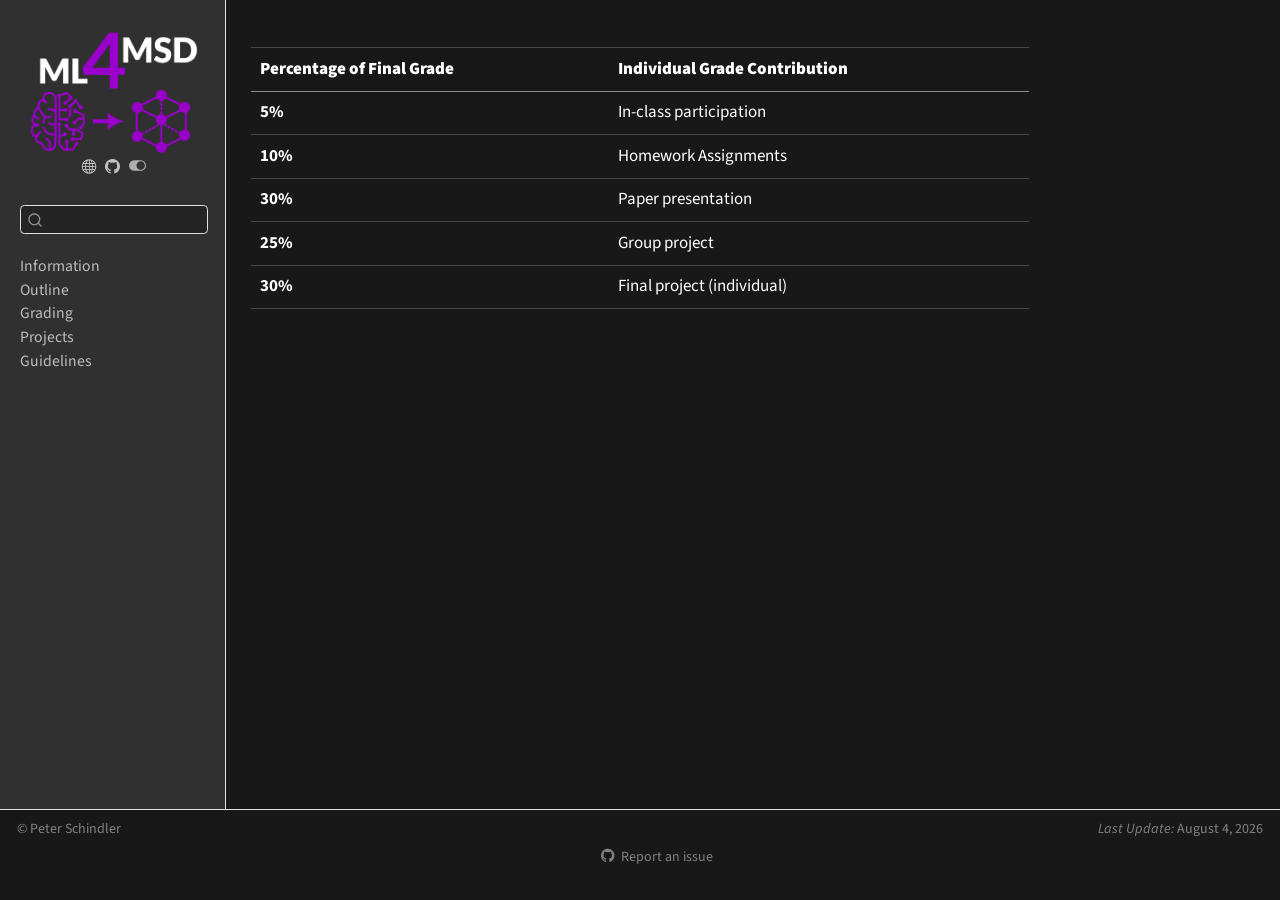
<file: content/grading_table.html>
<!DOCTYPE html>
<html xmlns="http://www.w3.org/1999/xhtml" lang="en" xml:lang="en"><head>

<meta charset="utf-8">
<meta name="generator" content="quarto-1.10.18">

<meta name="viewport" content="width=device-width, initial-scale=1.0, user-scalable=yes">

<meta name="dcterms.date" content="2026-08-04">

<title>grading_table – ML4MSD -- Machine Learning for Materials Science and Discovery</title>
<style>
/* Default styles provided by pandoc.
** See https://pandoc.org/MANUAL.html#variables-for-html for config info.
*/
span.smallcaps{font-variant: small-caps;}
div.columns{display: flex; gap: 1.5em;}
div.column{flex: auto;}
@media screen {
div.columns{gap: min(4vw, 1.5em);}
div.column{overflow-x: auto;}
}
div.hanging-indent{margin-left: 1.5em; text-indent: -1.5em;}
ul.task-list{list-style: none;}
ul.task-list li input[type="checkbox"] {
  width: 0.8em;
  margin: 0 0.8em 0.2em -1em; /* quarto-specific, see https://github.com/quarto-dev/quarto-cli/issues/4556 */ 
  vertical-align: middle;
}
</style>


<script src="../site_libs/quarto-nav/quarto-nav.js"></script>
<script src="../site_libs/clipboard/clipboard.min.js"></script>
<script src="../site_libs/quarto-search/autocomplete.umd.js"></script>
<script src="../site_libs/quarto-search/fuse.min.js"></script>
<script src="../site_libs/quarto-search/quarto-search.js"></script>
<meta name="quarto:offset" content="../">
<link href="../images/favicon.ico" rel="icon">
<script src="../site_libs/quarto-html/quarto.js" type="module"></script>
<script src="../site_libs/quarto-html/tabsets/tabsets.js" type="module"></script>
<script src="../site_libs/quarto-html/popper.min.js"></script>
<script src="../site_libs/quarto-html/tippy.umd.min.js"></script>
<script src="../site_libs/quarto-html/anchor.min.js"></script>
<link href="../site_libs/quarto-html/tippy.css" rel="stylesheet">
<link href="../site_libs/quarto-html/quarto-syntax-highlighting-64a204ab8560d761af7679ceaba22944.css" rel="stylesheet" class="quarto-color-scheme" id="quarto-text-highlighting-styles">
<link href="../site_libs/quarto-html/quarto-syntax-highlighting-dark-b85bc7c33db8c58e0ec93c3465666fed.css" rel="stylesheet" class="quarto-color-scheme quarto-color-alternate" id="quarto-text-highlighting-styles">
<script src="../site_libs/bootstrap/bootstrap.min.js"></script>
<link href="../site_libs/bootstrap/bootstrap-icons.css" rel="stylesheet">
<link href="../site_libs/bootstrap/bootstrap-65c49191640389d30b6b2df69c2b8ec7.min.css" rel="stylesheet" append-hash="true" class="quarto-color-scheme" id="quarto-bootstrap" data-mode="light">
<link href="../site_libs/bootstrap/bootstrap-dark-8aaea1cc776fd55558d06debd1d5c78a.min.css" rel="stylesheet" append-hash="true" class="quarto-color-scheme quarto-color-alternate" id="quarto-bootstrap" data-mode="dark">
<script id="quarto-search-options" type="application/json">{
  "location": "sidebar",
  "copy-button": false,
  "collapse-after": 3,
  "panel-placement": "start",
  "type": "textbox",
  "limit": 50,
  "keyboard-shortcut": [
    "f",
    "/",
    "s"
  ],
  "show-item-context": false,
  "language": {
    "search-no-results-text": "No results",
    "search-matching-documents-text": "matching documents",
    "search-copy-link-title": "Copy link to search",
    "search-hide-matches-text": "Hide additional matches",
    "search-more-match-text": "more match in this document",
    "search-more-matches-text": "more matches in this document",
    "search-clear-button-title": "Clear",
    "search-text-placeholder": "",
    "search-detached-cancel-button-title": "Cancel",
    "search-submit-button-title": "Submit",
    "search-label": "Search"
  }
}</script>
<script async="" src="https://www.googletagmanager.com/gtag/js?id=G-C2P3YYMPET"></script>

<script type="text/javascript">

window.dataLayer = window.dataLayer || [];
function gtag(){dataLayer.push(arguments);}
gtag('js', new Date());
gtag('config', 'G-C2P3YYMPET', { 'anonymize_ip': true});
</script>


</head>

<body class="nav-sidebar docked quarto-dark"><script id="quarto-html-before-body" type="application/javascript">
    const toggleBodyColorMode = (bsSheetEl) => {
      const mode = bsSheetEl.getAttribute("data-mode");
      const bodyEl = window.document.querySelector("body");
      if (mode === "dark") {
        bodyEl.classList.add("quarto-dark");
        bodyEl.classList.remove("quarto-light");
      } else {
        bodyEl.classList.add("quarto-light");
        bodyEl.classList.remove("quarto-dark");
      }
    }
    const toggleBodyColorPrimary = () => {
      const bsSheetEl = window.document.querySelector("link#quarto-bootstrap:not([rel=disabled-stylesheet])");
      if (bsSheetEl) {
        toggleBodyColorMode(bsSheetEl);
      }
    }
    const setColorSchemeToggle = (alternate) => {
      const toggles = window.document.querySelectorAll('.quarto-color-scheme-toggle');
      for (let i=0; i < toggles.length; i++) {
        const toggle = toggles[i];
        if (toggle) {
          if (alternate) {
            toggle.classList.add("alternate");
          } else {
            toggle.classList.remove("alternate");
          }
        }
      }
    };
    const toggleColorMode = (alternate) => {
      // Switch the stylesheets
      const primaryStylesheets = window.document.querySelectorAll('link.quarto-color-scheme:not(.quarto-color-alternate)');
      const alternateStylesheets = window.document.querySelectorAll('link.quarto-color-scheme.quarto-color-alternate');
      manageTransitions('#quarto-margin-sidebar .nav-link', false);
      if (alternate) {
        // note: dark is layered on light, we don't disable primary!
        enableStylesheet(alternateStylesheets);
        for (const sheetNode of alternateStylesheets) {
          if (sheetNode.id === "quarto-bootstrap") {
            toggleBodyColorMode(sheetNode);
          }
        }
      } else {
        disableStylesheet(alternateStylesheets);
        enableStylesheet(primaryStylesheets)
        toggleBodyColorPrimary();
      }
      manageTransitions('#quarto-margin-sidebar .nav-link', true);
      // Switch the toggles
      setColorSchemeToggle(alternate)
      // Hack to workaround the fact that safari doesn't
      // properly recolor the scrollbar when toggling (#1455)
      if (navigator.userAgent.indexOf('Safari') > 0 && navigator.userAgent.indexOf('Chrome') == -1) {
        manageTransitions("body", false);
        window.scrollTo(0, 1);
        setTimeout(() => {
          window.scrollTo(0, 0);
          manageTransitions("body", true);
        }, 40);
      }
    }
    const disableStylesheet = (stylesheets) => {
      for (let i=0; i < stylesheets.length; i++) {
        const stylesheet = stylesheets[i];
        stylesheet.rel = 'disabled-stylesheet';
      }
    }
    const enableStylesheet = (stylesheets) => {
      for (let i=0; i < stylesheets.length; i++) {
        const stylesheet = stylesheets[i];
        if(stylesheet.rel !== 'stylesheet') { // for Chrome, which will still FOUC without this check
          stylesheet.rel = 'stylesheet';
        }
      }
    }
    const manageTransitions = (selector, allowTransitions) => {
      const els = window.document.querySelectorAll(selector);
      for (let i=0; i < els.length; i++) {
        const el = els[i];
        if (allowTransitions) {
          el.classList.remove('notransition');
        } else {
          el.classList.add('notransition');
        }
      }
    }
    const isFileUrl = () => {
      return window.location.protocol === 'file:';
    }
    const hasAlternateSentinel = () => {
      let styleSentinel = getColorSchemeSentinel();
      if (styleSentinel !== null) {
        return styleSentinel === "alternate";
      } else {
        return false;
      }
    }
    const setStyleSentinel = (alternate) => {
      const value = alternate ? "alternate" : "default";
      if (!isFileUrl()) {
        window.localStorage.setItem("quarto-color-scheme", value);
      } else {
        localAlternateSentinel = value;
      }
    }
    const getColorSchemeSentinel = () => {
      if (!isFileUrl()) {
        const storageValue = window.localStorage.getItem("quarto-color-scheme");
        return storageValue != null ? storageValue : localAlternateSentinel;
      } else {
        return localAlternateSentinel;
      }
    }
    const toggleGiscusIfUsed = (isAlternate, darkModeDefault) => {
      const baseTheme = document.querySelector('#giscus-base-theme')?.value ?? 'light';
      const alternateTheme = document.querySelector('#giscus-alt-theme')?.value ?? 'dark';
      let newTheme = '';
      if(authorPrefersDark) {
        newTheme = isAlternate ? baseTheme : alternateTheme;
      } else {
        newTheme = isAlternate ? alternateTheme : baseTheme;
      }
      const changeGiscusTheme = () => {
        // From: https://github.com/giscus/giscus/issues/336
        const sendMessage = (message) => {
          const iframe = document.querySelector('iframe.giscus-frame');
          if (!iframe) return;
          iframe.contentWindow.postMessage({ giscus: message }, 'https://giscus.app');
        }
        sendMessage({
          setConfig: {
            theme: newTheme
          }
        });
      }
      const isGiscussLoaded = window.document.querySelector('iframe.giscus-frame') !== null;
      if (isGiscussLoaded) {
        changeGiscusTheme();
      }
    };
    const authorPrefersDark = true;
    const darkModeDefault = authorPrefersDark;
    let localAlternateSentinel = darkModeDefault ? 'alternate' : 'default';
    // Dark / light mode switch
    window.quartoToggleColorScheme = () => {
      // Read the current dark / light value
      let toAlternate = !hasAlternateSentinel();
      toggleColorMode(toAlternate);
      setStyleSentinel(toAlternate);
      toggleGiscusIfUsed(toAlternate, darkModeDefault);
      window.dispatchEvent(new Event('resize'));
    };
    // Switch to dark mode if need be
    if (hasAlternateSentinel()) {
      toggleColorMode(true);
    } else {
      toggleColorMode(false);
    }
  </script>

<div id="quarto-search-results"></div>
  <header id="quarto-header" class="headroom fixed-top">
  <nav class="quarto-secondary-nav">
    <div class="container-fluid d-flex">
      <button type="button" class="quarto-btn-toggle btn" data-bs-toggle="collapse" role="button" data-bs-target=".quarto-sidebar-collapse-item" aria-controls="quarto-sidebar" aria-expanded="false" aria-label="Toggle sidebar navigation" onclick="if (window.quartoToggleHeadroom) { window.quartoToggleHeadroom(); }">
        <i class="bi bi-layout-text-sidebar-reverse"></i>
      </button>
        <nav class="quarto-page-breadcrumbs" aria-label="breadcrumb"><ol class="breadcrumb"></ol></nav>
        <a class="flex-grow-1" role="navigation" data-bs-toggle="collapse" data-bs-target=".quarto-sidebar-collapse-item" aria-controls="quarto-sidebar" aria-expanded="false" aria-label="Toggle sidebar navigation" onclick="if (window.quartoToggleHeadroom) { window.quartoToggleHeadroom(); }">      
        </a>
      <button type="button" class="btn quarto-search-button" aria-label="Search" onclick="window.quartoOpenSearch();">
        <i class="bi bi-search"></i>
      </button>
    </div>
  </nav>
</header>
<!-- content -->
<div id="quarto-content" class="quarto-container page-columns page-rows-contents page-layout-article">
<!-- sidebar -->
  <nav id="quarto-sidebar" class="sidebar collapse collapse-horizontal quarto-sidebar-collapse-item sidebar-navigation docked overflow-auto">
    <div class="pt-lg-2 mt-2 text-center sidebar-header">
      <a href="../index.html" class="sidebar-logo-link">
      <img src="../images/ML4MSD_logo.png" alt="" class="sidebar-logo light-content py-0 d-lg-inline d-none">
      <img src="../images/ML4MSD_logo.png" alt="" class="sidebar-logo dark-content py-0 d-lg-inline d-none">
      </a>
      <div class="sidebar-tools-main tools-wide">
    <a href="https://www.d2r2group.com" title="d2r2group.com" class="quarto-navigation-tool px-1" aria-label="d2r2group.com"><i class="bi bi-globe"></i></a>
    <a href="https://github.com/d2r2group/ML4MSD" title="GitHub Repository" class="quarto-navigation-tool px-1" aria-label="GitHub Repository"><i class="bi bi-github"></i></a>
  <a href="" class="quarto-color-scheme-toggle quarto-navigation-tool  px-1" onclick="window.quartoToggleColorScheme(); return false;" title="Toggle dark mode"><i class="bi"></i></a>
</div>
      </div>
        <div class="mt-2 flex-shrink-0 align-items-center">
        <div class="sidebar-search">
        <div id="quarto-search" class="" title="Search"></div>
        </div>
        </div>
    <div class="sidebar-menu-container"> 
    <ul class="list-unstyled mt-1">
        <li class="sidebar-item">
  <div class="sidebar-item-container"> 
  <a href="../content/info.html" class="sidebar-item-text sidebar-link">
 <span class="menu-text">Information</span></a>
  </div>
</li>
        <li class="sidebar-item">
  <div class="sidebar-item-container"> 
  <a href="../content/syllabus.html" class="sidebar-item-text sidebar-link">
 <span class="menu-text">Outline</span></a>
  </div>
</li>
        <li class="sidebar-item">
  <div class="sidebar-item-container"> 
  <a href="../content/grading.html" class="sidebar-item-text sidebar-link">
 <span class="menu-text">Grading</span></a>
  </div>
</li>
        <li class="sidebar-item">
  <div class="sidebar-item-container"> 
  <a href="../content/final_project.html" class="sidebar-item-text sidebar-link">
 <span class="menu-text">Projects</span></a>
  </div>
</li>
        <li class="sidebar-item">
  <div class="sidebar-item-container"> 
  <a href="../content/other.html" class="sidebar-item-text sidebar-link">
 <span class="menu-text">Guidelines</span></a>
  </div>
</li>
    </ul>
    </div>
</nav>
<div id="quarto-sidebar-glass" class="quarto-sidebar-collapse-item" data-bs-toggle="collapse" data-bs-target=".quarto-sidebar-collapse-item"></div>
<!-- margin-sidebar -->
    <div id="quarto-margin-sidebar" class="sidebar margin-sidebar zindex-bottom">
        
    </div>
<!-- main -->
<main class="content" id="quarto-document-content"><header id="title-block-header" class="quarto-title-block"></header>


<header id="title-block-header">


</header>


<table class="caption-top table">
<thead>
<tr class="header">
<th style="text-align: left;"><strong>Percentage of Final Grade</strong></th>
<th style="text-align: left;"><strong>Individual Grade Contribution</strong></th>
</tr>
</thead>
<tbody>
<tr class="odd">
<td style="text-align: left;"><strong>5%</strong></td>
<td style="text-align: left;">In-class participation</td>
</tr>
<tr class="even">
<td style="text-align: left;"><strong>10%</strong></td>
<td style="text-align: left;">Homework Assignments</td>
</tr>
<tr class="odd">
<td style="text-align: left;"><strong>30%</strong></td>
<td style="text-align: left;">Paper presentation</td>
</tr>
<tr class="even">
<td style="text-align: left;"><strong>25%</strong></td>
<td style="text-align: left;">Group project</td>
</tr>
<tr class="odd">
<td style="text-align: left;"><strong>30%</strong></td>
<td style="text-align: left;">Final project (individual)</td>
</tr>
</tbody>
</table>



</main> <!-- /main -->
<script id="quarto-html-after-body" type="application/javascript">
  window.document.addEventListener("DOMContentLoaded", function (event) {
    // Ensure there is a toggle, if there isn't float one in the top right
    if (window.document.querySelector('.quarto-color-scheme-toggle') === null) {
      const a = window.document.createElement('a');
      a.classList.add('top-right');
      a.classList.add('quarto-color-scheme-toggle');
      a.href = "";
      a.onclick = function() { try { window.quartoToggleColorScheme(); } catch {} return false; };
      const i = window.document.createElement("i");
      i.classList.add('bi');
      a.appendChild(i);
      window.document.body.appendChild(a);
    }
    setColorSchemeToggle(hasAlternateSentinel())
    const icon = "";
    const anchorJS = new window.AnchorJS();
    anchorJS.options = {
      placement: 'right',
      icon: icon
    };
    anchorJS.add('.anchored');
    const isCodeAnnotation = (el) => {
      for (const clz of el.classList) {
        if (clz.startsWith('code-annotation-')) {                     
          return true;
        }
      }
      return false;
    }
    const onCopySuccess = function(e) {
      // button target
      const button = e.trigger;
      // don't keep focus
      button.blur();
      // flash "checked"
      button.classList.add('code-copy-button-checked');
      var currentTitle = button.getAttribute("title");
      button.setAttribute("title", "Copied!");
      let tooltip;
      if (window.bootstrap) {
        button.setAttribute("data-bs-toggle", "tooltip");
        button.setAttribute("data-bs-placement", "left");
        button.setAttribute("data-bs-title", "Copied!");
        tooltip = new bootstrap.Tooltip(button, 
          { trigger: "manual", 
            customClass: "code-copy-button-tooltip",
            offset: [0, -8]});
        tooltip.show();    
      }
      setTimeout(function() {
        if (tooltip) {
          tooltip.hide();
          button.removeAttribute("data-bs-title");
          button.removeAttribute("data-bs-toggle");
          button.removeAttribute("data-bs-placement");
        }
        button.setAttribute("title", currentTitle);
        button.classList.remove('code-copy-button-checked');
      }, 1000);
      // clear code selection
      e.clearSelection();
    }
    const getTextToCopy = function(trigger) {
      const outerScaffold = trigger.parentElement.cloneNode(true);
      const codeEl = outerScaffold.querySelector('code');
      for (const childEl of codeEl.children) {
        if (isCodeAnnotation(childEl)) {
          childEl.remove();
        }
      }
      return codeEl.innerText;
    }
    const clipboard = new window.ClipboardJS('.code-copy-button:not([data-in-quarto-modal])', {
      text: getTextToCopy
    });
    clipboard.on('success', onCopySuccess);
    if (window.document.getElementById('quarto-embedded-source-code-modal')) {
      const clipboardModal = new window.ClipboardJS('.code-copy-button[data-in-quarto-modal]', {
        text: getTextToCopy,
        container: window.document.getElementById('quarto-embedded-source-code-modal')
      });
      clipboardModal.on('success', onCopySuccess);
    }
      var localhostRegex = new RegExp(/^(?:http|https):\/\/localhost\:?[0-9]*\//);
      var mailtoRegex = new RegExp(/^mailto:/);
        var filterRegex = new RegExp("https:\/\/ml4msd\.d2r2group\.com");
      var isInternal = (href) => {
          return filterRegex.test(href) || localhostRegex.test(href) || mailtoRegex.test(href);
      }
      // Inspect non-navigation links and adorn them if external
     var links = window.document.querySelectorAll('a[href]:not(.nav-link):not(.navbar-brand):not(.toc-action):not(.sidebar-link):not(.sidebar-item-toggle):not(.pagination-link):not(.no-external):not([aria-hidden]):not(.dropdown-item):not(.quarto-navigation-tool):not(.about-link)');
      for (var i=0; i<links.length; i++) {
        const link = links[i];
        if (!isInternal(link.href)) {
          // undo the damage that might have been done by quarto-nav.js in the case of
          // links that we want to consider external
          if (link.dataset.originalHref !== undefined) {
            link.href = link.dataset.originalHref;
          }
            // target, if specified
            link.setAttribute("target", "_blank");
            if (link.getAttribute("rel") === null) {
              link.setAttribute("rel", "noopener");
            }
        }
      }
    function tippyHover(el, contentFn, onTriggerFn, onUntriggerFn) {
      const config = {
        allowHTML: true,
        maxWidth: 500,
        delay: 100,
        arrow: false,
        appendTo: function(el) {
            return el.parentElement;
        },
        interactive: true,
        interactiveBorder: 10,
        theme: 'quarto',
        placement: 'bottom-start',
      };
      if (contentFn) {
        config.content = contentFn;
      }
      if (onTriggerFn) {
        config.onTrigger = onTriggerFn;
      }
      if (onUntriggerFn) {
        config.onUntrigger = onUntriggerFn;
      }
      window.tippy(el, config); 
    }
    const noterefs = window.document.querySelectorAll('a[role="doc-noteref"]');
    for (var i=0; i<noterefs.length; i++) {
      const ref = noterefs[i];
      tippyHover(ref, function() {
        // use id or data attribute instead here
        let href = ref.getAttribute('data-footnote-href') || ref.getAttribute('href');
        try { href = new URL(href).hash; } catch {}
        const id = href.replace(/^#\/?/, "");
        const note = window.document.getElementById(id);
        if (note) {
          return note.innerHTML;
        } else {
          return "";
        }
      });
    }
    const xrefs = window.document.querySelectorAll('a.quarto-xref');
    const processXRef = (id, note) => {
      // Strip column container classes
      const stripColumnClz = (el) => {
        el.classList.remove("page-full", "page-columns");
        if (el.children) {
          for (const child of el.children) {
            stripColumnClz(child);
          }
        }
      }
      stripColumnClz(note)
      if (id === null || id.startsWith('sec-')) {
        // Special case sections, only their first couple elements
        const container = document.createElement("div");
        if (note.children && note.children.length > 2) {
          container.appendChild(note.children[0].cloneNode(true));
          for (let i = 1; i < note.children.length; i++) {
            const child = note.children[i];
            if (child.tagName === "P" && child.innerText === "") {
              continue;
            } else {
              container.appendChild(child.cloneNode(true));
              break;
            }
          }
          if (window.Quarto?.typesetMath) {
            window.Quarto.typesetMath(container);
          }
          return container.innerHTML
        } else {
          if (window.Quarto?.typesetMath) {
            window.Quarto.typesetMath(note);
          }
          return note.innerHTML;
        }
      } else {
        // Remove any anchor links if they are present
        const anchorLink = note.querySelector('a.anchorjs-link');
        if (anchorLink) {
          anchorLink.remove();
        }
        if (window.Quarto?.typesetMath) {
          window.Quarto.typesetMath(note);
        }
        if (note.classList.contains("callout")) {
          return note.outerHTML;
        } else {
          return note.innerHTML;
        }
      }
    }
    for (var i=0; i<xrefs.length; i++) {
      const xref = xrefs[i];
      tippyHover(xref, undefined, function(instance) {
        instance.disable();
        let url = xref.getAttribute('href');
        let hash = undefined; 
        if (url.startsWith('#')) {
          hash = url;
        } else {
          try { hash = new URL(url).hash; } catch {}
        }
        if (hash) {
          const id = hash.replace(/^#\/?/, "");
          const note = window.document.getElementById(id);
          if (note !== null) {
            try {
              const html = processXRef(id, note.cloneNode(true));
              instance.setContent(html);
            } finally {
              instance.enable();
              instance.show();
            }
          } else {
            // See if we can fetch this
            fetch(url.split('#')[0])
            .then(res => res.text())
            .then(html => {
              const parser = new DOMParser();
              const htmlDoc = parser.parseFromString(html, "text/html");
              const note = htmlDoc.getElementById(id);
              if (note !== null) {
                const html = processXRef(id, note);
                instance.setContent(html);
              } 
            }).finally(() => {
              instance.enable();
              instance.show();
            });
          }
        } else {
          // See if we can fetch a full url (with no hash to target)
          // This is a special case and we should probably do some content thinning / targeting
          fetch(url)
          .then(res => res.text())
          .then(html => {
            const parser = new DOMParser();
            const htmlDoc = parser.parseFromString(html, "text/html");
            const note = htmlDoc.querySelector('main.content');
            if (note !== null) {
              // This should only happen for chapter cross references
              // (since there is no id in the URL)
              // remove the first header
              if (note.children.length > 0 && note.children[0].tagName === "HEADER") {
                note.children[0].remove();
              }
              const html = processXRef(null, note);
              instance.setContent(html);
            } 
          }).finally(() => {
            instance.enable();
            instance.show();
          });
        }
      }, function(instance) {
      });
    }
        let selectedAnnoteEl;
        const selectorForAnnotation = ( cell, annotation) => {
          let cellAttr = 'data-code-cell="' + cell + '"';
          let lineAttr = 'data-code-annotation="' +  annotation + '"';
          const selector = 'span[' + cellAttr + '][' + lineAttr + ']';
          return selector;
        }
        const selectCodeLines = (annoteEl) => {
          const doc = window.document;
          const targetCell = annoteEl.getAttribute("data-target-cell");
          const targetAnnotation = annoteEl.getAttribute("data-target-annotation");
          const annoteSpan = window.document.querySelector(selectorForAnnotation(targetCell, targetAnnotation));
          const lines = annoteSpan.getAttribute("data-code-lines").split(",");
          const lineIds = lines.map((line) => {
            return targetCell + "-" + line;
          })
          let top = null;
          let height = null;
          let parent = null;
          if (lineIds.length > 0) {
              //compute the position of the single el (top and bottom and make a div)
              const el = window.document.getElementById(lineIds[0]);
              top = el.offsetTop;
              height = el.offsetHeight;
              parent = el.parentElement.parentElement;
            if (lineIds.length > 1) {
              const lastEl = window.document.getElementById(lineIds[lineIds.length - 1]);
              const bottom = lastEl.offsetTop + lastEl.offsetHeight;
              height = bottom - top;
            }
            if (top !== null && height !== null && parent !== null) {
              // cook up a div (if necessary) and position it 
              let div = window.document.getElementById("code-annotation-line-highlight");
              if (div === null) {
                div = window.document.createElement("div");
                div.setAttribute("id", "code-annotation-line-highlight");
                div.style.position = 'absolute';
                parent.appendChild(div);
              }
              div.style.top = top - 2 + "px";
              div.style.height = height + 4 + "px";
              div.style.left = 0;
              let gutterDiv = window.document.getElementById("code-annotation-line-highlight-gutter");
              if (gutterDiv === null) {
                gutterDiv = window.document.createElement("div");
                gutterDiv.setAttribute("id", "code-annotation-line-highlight-gutter");
                gutterDiv.style.position = 'absolute';
                const codeCell = window.document.getElementById(targetCell);
                const gutter = codeCell.querySelector('.code-annotation-gutter');
                gutter.appendChild(gutterDiv);
              }
              gutterDiv.style.top = top - 2 + "px";
              gutterDiv.style.height = height + 4 + "px";
            }
            selectedAnnoteEl = annoteEl;
          }
        };
        const unselectCodeLines = () => {
          const elementsIds = ["code-annotation-line-highlight", "code-annotation-line-highlight-gutter"];
          elementsIds.forEach((elId) => {
            const div = window.document.getElementById(elId);
            if (div) {
              div.remove();
            }
          });
          selectedAnnoteEl = undefined;
        };
          // Handle positioning of the toggle
      window.addEventListener(
        "resize",
        throttle(() => {
          elRect = undefined;
          if (selectedAnnoteEl) {
            selectCodeLines(selectedAnnoteEl);
          }
        }, 10)
      );
      function throttle(fn, ms) {
      let throttle = false;
      let timer;
        return (...args) => {
          if(!throttle) { // first call gets through
              fn.apply(this, args);
              throttle = true;
          } else { // all the others get throttled
              if(timer) clearTimeout(timer); // cancel #2
              timer = setTimeout(() => {
                fn.apply(this, args);
                timer = throttle = false;
              }, ms);
          }
        };
      }
        // Attach click handler to the DT
        const annoteDls = window.document.querySelectorAll('dt[data-target-cell]');
        for (const annoteDlNode of annoteDls) {
          annoteDlNode.addEventListener('click', (event) => {
            const clickedEl = event.target;
            if (clickedEl !== selectedAnnoteEl) {
              unselectCodeLines();
              const activeEl = window.document.querySelector('dt[data-target-cell].code-annotation-active');
              if (activeEl) {
                activeEl.classList.remove('code-annotation-active');
              }
              selectCodeLines(clickedEl);
              clickedEl.classList.add('code-annotation-active');
            } else {
              // Unselect the line
              unselectCodeLines();
              clickedEl.classList.remove('code-annotation-active');
            }
          });
        }
    const findCites = (el) => {
      const parentEl = el.parentElement;
      if (parentEl) {
        const cites = parentEl.dataset.cites;
        if (cites) {
          return {
            el,
            cites: cites.split(' ')
          };
        } else {
          return findCites(el.parentElement)
        }
      } else {
        return undefined;
      }
    };
    var bibliorefs = window.document.querySelectorAll('a[role="doc-biblioref"]');
    for (var i=0; i<bibliorefs.length; i++) {
      const ref = bibliorefs[i];
      const citeInfo = findCites(ref);
      if (citeInfo) {
        tippyHover(citeInfo.el, function() {
          var popup = window.document.createElement('div');
          citeInfo.cites.forEach(function(cite) {
            var citeDiv = window.document.createElement('div');
            citeDiv.classList.add('hanging-indent');
            citeDiv.classList.add('csl-entry');
            var biblioDiv = window.document.getElementById('ref-' + cite);
            if (biblioDiv) {
              citeDiv.innerHTML = biblioDiv.innerHTML;
            }
            popup.appendChild(citeDiv);
          });
          return popup.innerHTML;
        });
      }
    }
  });
  </script>
</div> <!-- /content -->
<footer class="footer">
  <div class="nav-footer">
    <div class="nav-footer-left">
<p>© Peter Schindler</p>
</div>   
    <div class="nav-footer-center">
      &nbsp;
    <div class="toc-actions"><ul><li><a href="https://github.com/d2r2group/ML4MSD/issues/new" class="toc-action"><i class="bi bi-github"></i>Report an issue</a></li></ul></div></div>
    <div class="nav-footer-right">
<p><em>Last Update:</em> August 4, 2026</p>
</div>
  </div>
</footer>




</body></html>
</file>
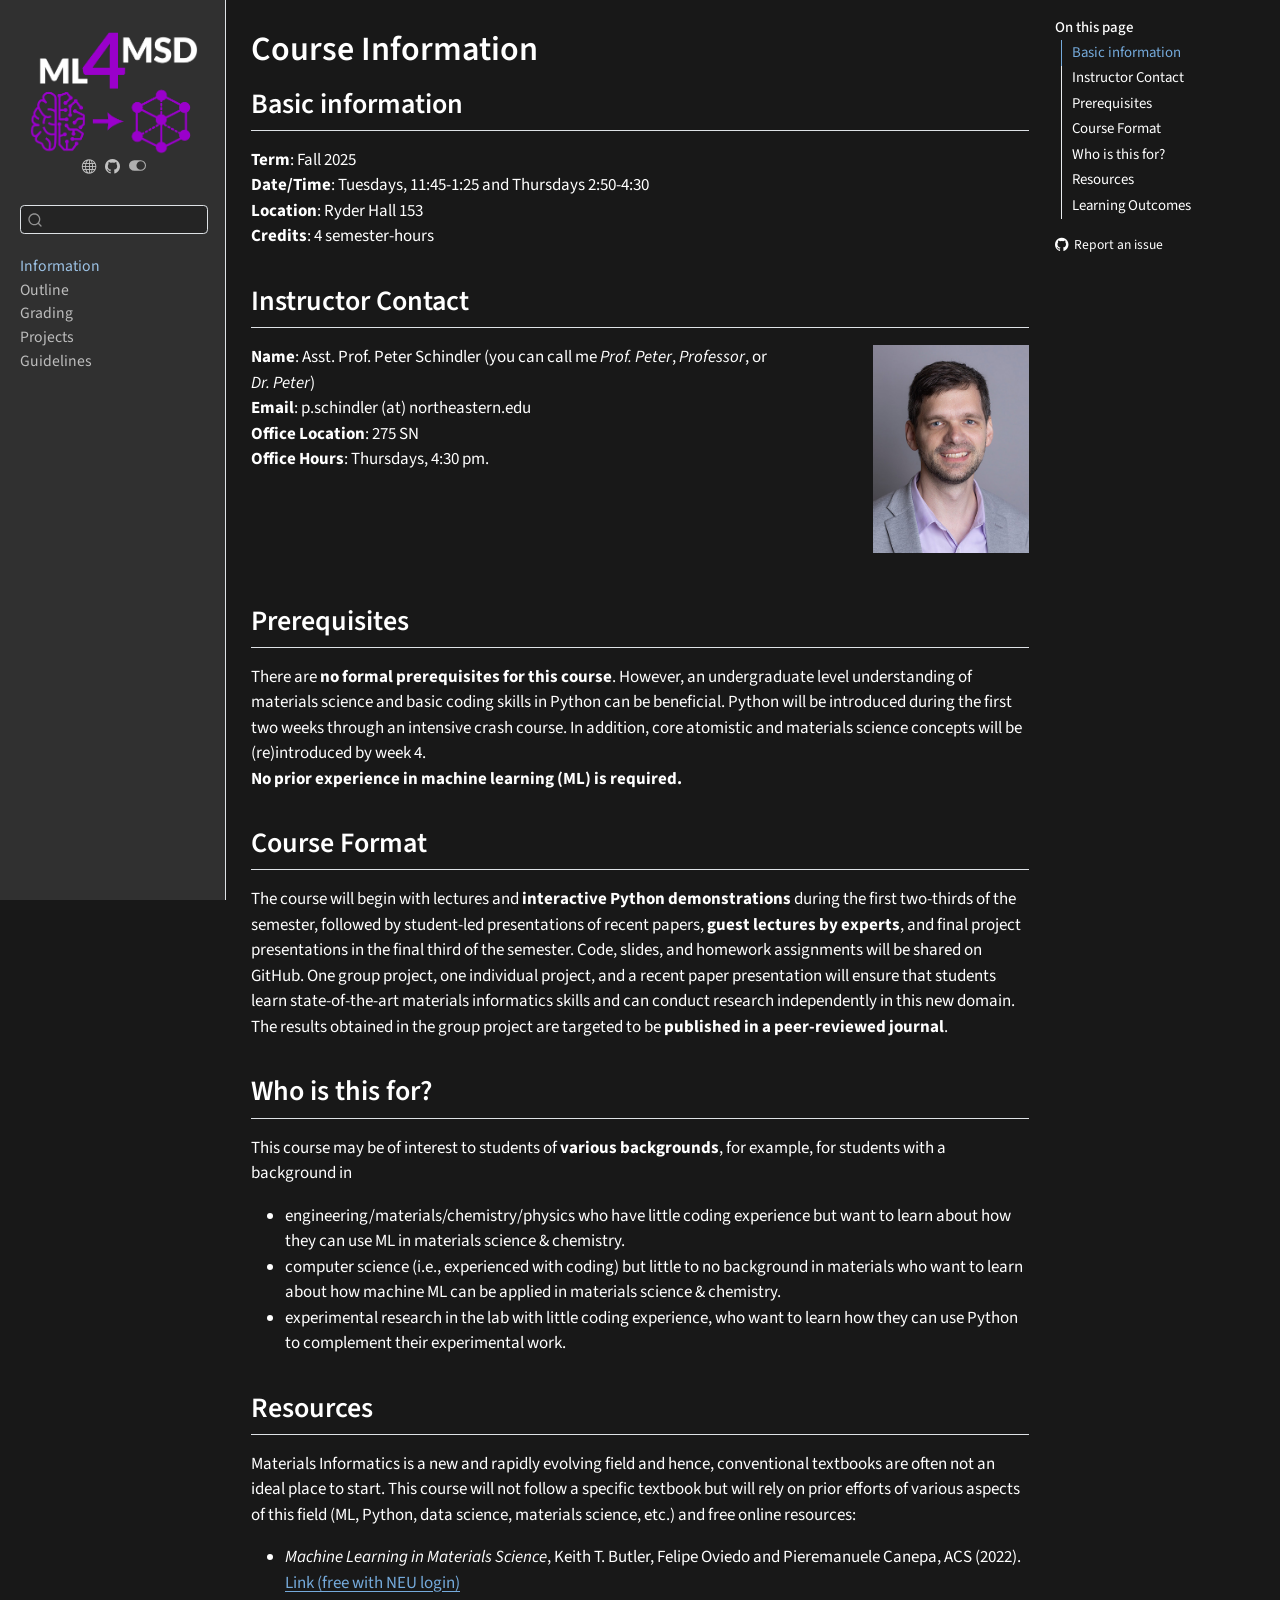
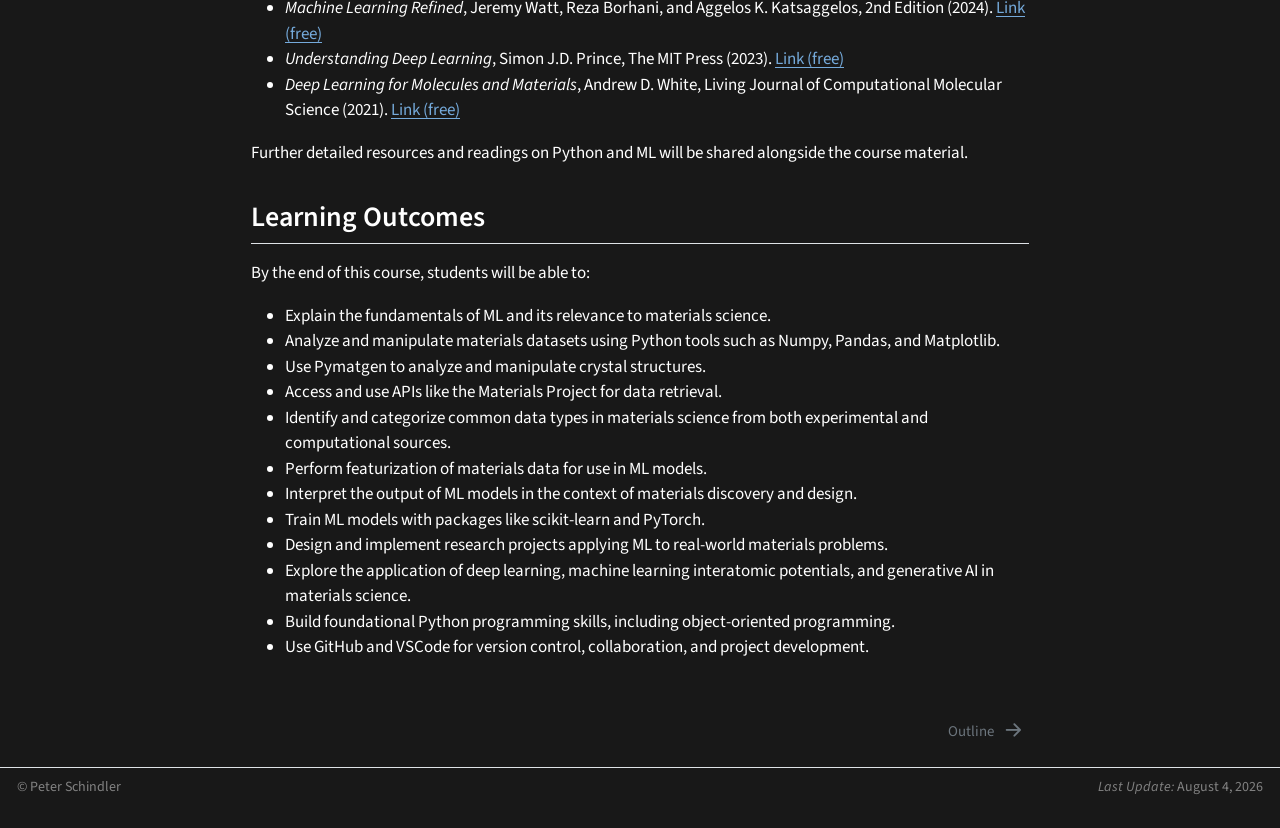
<file: content/info.html>
<!DOCTYPE html>
<html xmlns="http://www.w3.org/1999/xhtml" lang="en" xml:lang="en"><head>

<meta charset="utf-8">
<meta name="generator" content="quarto-1.10.18">

<meta name="viewport" content="width=device-width, initial-scale=1.0, user-scalable=yes">

<meta name="dcterms.date" content="2026-08-04">

<title>Course Information – ML4MSD – Machine Learning for Materials Science and Discovery</title>
<style>
/* Default styles provided by pandoc.
** See https://pandoc.org/MANUAL.html#variables-for-html for config info.
*/
span.smallcaps{font-variant: small-caps;}
div.columns{display: flex; gap: 1.5em;}
div.column{flex: auto;}
@media screen {
div.columns{gap: min(4vw, 1.5em);}
div.column{overflow-x: auto;}
}
div.hanging-indent{margin-left: 1.5em; text-indent: -1.5em;}
ul.task-list{list-style: none;}
ul.task-list li input[type="checkbox"] {
  width: 0.8em;
  margin: 0 0.8em 0.2em -1em; /* quarto-specific, see https://github.com/quarto-dev/quarto-cli/issues/4556 */ 
  vertical-align: middle;
}
</style>


<script src="../site_libs/quarto-nav/quarto-nav.js"></script>
<script src="../site_libs/clipboard/clipboard.min.js"></script>
<script src="../site_libs/quarto-search/autocomplete.umd.js"></script>
<script src="../site_libs/quarto-search/fuse.min.js"></script>
<script src="../site_libs/quarto-search/quarto-search.js"></script>
<meta name="quarto:offset" content="../">
<link href="../content/syllabus.html" rel="next">
<link href="../images/favicon.ico" rel="icon">
<script src="../site_libs/quarto-html/quarto.js" type="module"></script>
<script src="../site_libs/quarto-html/tabsets/tabsets.js" type="module"></script>
<script src="../site_libs/quarto-html/popper.min.js"></script>
<script src="../site_libs/quarto-html/tippy.umd.min.js"></script>
<script src="../site_libs/quarto-html/anchor.min.js"></script>
<link href="../site_libs/quarto-html/tippy.css" rel="stylesheet">
<link href="../site_libs/quarto-html/quarto-syntax-highlighting-64a204ab8560d761af7679ceaba22944.css" rel="stylesheet" class="quarto-color-scheme" id="quarto-text-highlighting-styles">
<link href="../site_libs/quarto-html/quarto-syntax-highlighting-dark-b85bc7c33db8c58e0ec93c3465666fed.css" rel="stylesheet" class="quarto-color-scheme quarto-color-alternate" id="quarto-text-highlighting-styles">
<script src="../site_libs/bootstrap/bootstrap.min.js"></script>
<link href="../site_libs/bootstrap/bootstrap-icons.css" rel="stylesheet">
<link href="../site_libs/bootstrap/bootstrap-65c49191640389d30b6b2df69c2b8ec7.min.css" rel="stylesheet" append-hash="true" class="quarto-color-scheme" id="quarto-bootstrap" data-mode="light">
<link href="../site_libs/bootstrap/bootstrap-dark-8aaea1cc776fd55558d06debd1d5c78a.min.css" rel="stylesheet" append-hash="true" class="quarto-color-scheme quarto-color-alternate" id="quarto-bootstrap" data-mode="dark">
<script id="quarto-search-options" type="application/json">{
  "location": "sidebar",
  "copy-button": false,
  "collapse-after": 3,
  "panel-placement": "start",
  "type": "textbox",
  "limit": 50,
  "keyboard-shortcut": [
    "f",
    "/",
    "s"
  ],
  "show-item-context": false,
  "language": {
    "search-no-results-text": "No results",
    "search-matching-documents-text": "matching documents",
    "search-copy-link-title": "Copy link to search",
    "search-hide-matches-text": "Hide additional matches",
    "search-more-match-text": "more match in this document",
    "search-more-matches-text": "more matches in this document",
    "search-clear-button-title": "Clear",
    "search-text-placeholder": "",
    "search-detached-cancel-button-title": "Cancel",
    "search-submit-button-title": "Submit",
    "search-label": "Search"
  }
}</script>
<script async="" src="https://www.googletagmanager.com/gtag/js?id=G-C2P3YYMPET"></script>

<script type="text/javascript">

window.dataLayer = window.dataLayer || [];
function gtag(){dataLayer.push(arguments);}
gtag('js', new Date());
gtag('config', 'G-C2P3YYMPET', { 'anonymize_ip': true});
</script>


</head>

<body class="nav-sidebar docked quarto-dark"><script id="quarto-html-before-body" type="application/javascript">
    const toggleBodyColorMode = (bsSheetEl) => {
      const mode = bsSheetEl.getAttribute("data-mode");
      const bodyEl = window.document.querySelector("body");
      if (mode === "dark") {
        bodyEl.classList.add("quarto-dark");
        bodyEl.classList.remove("quarto-light");
      } else {
        bodyEl.classList.add("quarto-light");
        bodyEl.classList.remove("quarto-dark");
      }
    }
    const toggleBodyColorPrimary = () => {
      const bsSheetEl = window.document.querySelector("link#quarto-bootstrap:not([rel=disabled-stylesheet])");
      if (bsSheetEl) {
        toggleBodyColorMode(bsSheetEl);
      }
    }
    const setColorSchemeToggle = (alternate) => {
      const toggles = window.document.querySelectorAll('.quarto-color-scheme-toggle');
      for (let i=0; i < toggles.length; i++) {
        const toggle = toggles[i];
        if (toggle) {
          if (alternate) {
            toggle.classList.add("alternate");
          } else {
            toggle.classList.remove("alternate");
          }
        }
      }
    };
    const toggleColorMode = (alternate) => {
      // Switch the stylesheets
      const primaryStylesheets = window.document.querySelectorAll('link.quarto-color-scheme:not(.quarto-color-alternate)');
      const alternateStylesheets = window.document.querySelectorAll('link.quarto-color-scheme.quarto-color-alternate');
      manageTransitions('#quarto-margin-sidebar .nav-link', false);
      if (alternate) {
        // note: dark is layered on light, we don't disable primary!
        enableStylesheet(alternateStylesheets);
        for (const sheetNode of alternateStylesheets) {
          if (sheetNode.id === "quarto-bootstrap") {
            toggleBodyColorMode(sheetNode);
          }
        }
      } else {
        disableStylesheet(alternateStylesheets);
        enableStylesheet(primaryStylesheets)
        toggleBodyColorPrimary();
      }
      manageTransitions('#quarto-margin-sidebar .nav-link', true);
      // Switch the toggles
      setColorSchemeToggle(alternate)
      // Hack to workaround the fact that safari doesn't
      // properly recolor the scrollbar when toggling (#1455)
      if (navigator.userAgent.indexOf('Safari') > 0 && navigator.userAgent.indexOf('Chrome') == -1) {
        manageTransitions("body", false);
        window.scrollTo(0, 1);
        setTimeout(() => {
          window.scrollTo(0, 0);
          manageTransitions("body", true);
        }, 40);
      }
    }
    const disableStylesheet = (stylesheets) => {
      for (let i=0; i < stylesheets.length; i++) {
        const stylesheet = stylesheets[i];
        stylesheet.rel = 'disabled-stylesheet';
      }
    }
    const enableStylesheet = (stylesheets) => {
      for (let i=0; i < stylesheets.length; i++) {
        const stylesheet = stylesheets[i];
        if(stylesheet.rel !== 'stylesheet') { // for Chrome, which will still FOUC without this check
          stylesheet.rel = 'stylesheet';
        }
      }
    }
    const manageTransitions = (selector, allowTransitions) => {
      const els = window.document.querySelectorAll(selector);
      for (let i=0; i < els.length; i++) {
        const el = els[i];
        if (allowTransitions) {
          el.classList.remove('notransition');
        } else {
          el.classList.add('notransition');
        }
      }
    }
    const isFileUrl = () => {
      return window.location.protocol === 'file:';
    }
    const hasAlternateSentinel = () => {
      let styleSentinel = getColorSchemeSentinel();
      if (styleSentinel !== null) {
        return styleSentinel === "alternate";
      } else {
        return false;
      }
    }
    const setStyleSentinel = (alternate) => {
      const value = alternate ? "alternate" : "default";
      if (!isFileUrl()) {
        window.localStorage.setItem("quarto-color-scheme", value);
      } else {
        localAlternateSentinel = value;
      }
    }
    const getColorSchemeSentinel = () => {
      if (!isFileUrl()) {
        const storageValue = window.localStorage.getItem("quarto-color-scheme");
        return storageValue != null ? storageValue : localAlternateSentinel;
      } else {
        return localAlternateSentinel;
      }
    }
    const toggleGiscusIfUsed = (isAlternate, darkModeDefault) => {
      const baseTheme = document.querySelector('#giscus-base-theme')?.value ?? 'light';
      const alternateTheme = document.querySelector('#giscus-alt-theme')?.value ?? 'dark';
      let newTheme = '';
      if(authorPrefersDark) {
        newTheme = isAlternate ? baseTheme : alternateTheme;
      } else {
        newTheme = isAlternate ? alternateTheme : baseTheme;
      }
      const changeGiscusTheme = () => {
        // From: https://github.com/giscus/giscus/issues/336
        const sendMessage = (message) => {
          const iframe = document.querySelector('iframe.giscus-frame');
          if (!iframe) return;
          iframe.contentWindow.postMessage({ giscus: message }, 'https://giscus.app');
        }
        sendMessage({
          setConfig: {
            theme: newTheme
          }
        });
      }
      const isGiscussLoaded = window.document.querySelector('iframe.giscus-frame') !== null;
      if (isGiscussLoaded) {
        changeGiscusTheme();
      }
    };
    const authorPrefersDark = true;
    const darkModeDefault = authorPrefersDark;
    let localAlternateSentinel = darkModeDefault ? 'alternate' : 'default';
    // Dark / light mode switch
    window.quartoToggleColorScheme = () => {
      // Read the current dark / light value
      let toAlternate = !hasAlternateSentinel();
      toggleColorMode(toAlternate);
      setStyleSentinel(toAlternate);
      toggleGiscusIfUsed(toAlternate, darkModeDefault);
      window.dispatchEvent(new Event('resize'));
    };
    // Switch to dark mode if need be
    if (hasAlternateSentinel()) {
      toggleColorMode(true);
    } else {
      toggleColorMode(false);
    }
  </script>

<div id="quarto-search-results"></div>
  <header id="quarto-header" class="headroom fixed-top">
  <nav class="quarto-secondary-nav">
    <div class="container-fluid d-flex">
      <button type="button" class="quarto-btn-toggle btn" data-bs-toggle="collapse" role="button" data-bs-target=".quarto-sidebar-collapse-item" aria-controls="quarto-sidebar" aria-expanded="false" aria-label="Toggle sidebar navigation" onclick="if (window.quartoToggleHeadroom) { window.quartoToggleHeadroom(); }">
        <i class="bi bi-layout-text-sidebar-reverse"></i>
      </button>
        <nav class="quarto-page-breadcrumbs" aria-label="breadcrumb"><ol class="breadcrumb"><li class="breadcrumb-item"><a href="../content/info.html">Information</a></li></ol></nav>
        <a class="flex-grow-1" role="navigation" data-bs-toggle="collapse" data-bs-target=".quarto-sidebar-collapse-item" aria-controls="quarto-sidebar" aria-expanded="false" aria-label="Toggle sidebar navigation" onclick="if (window.quartoToggleHeadroom) { window.quartoToggleHeadroom(); }">      
        </a>
      <button type="button" class="btn quarto-search-button" aria-label="Search" onclick="window.quartoOpenSearch();">
        <i class="bi bi-search"></i>
      </button>
    </div>
  </nav>
</header>
<!-- content -->
<div id="quarto-content" class="quarto-container page-columns page-rows-contents page-layout-article">
<!-- sidebar -->
  <nav id="quarto-sidebar" class="sidebar collapse collapse-horizontal quarto-sidebar-collapse-item sidebar-navigation docked overflow-auto">
    <div class="pt-lg-2 mt-2 text-center sidebar-header">
      <a href="../index.html" class="sidebar-logo-link">
      <img src="../images/ML4MSD_logo.png" alt="" class="sidebar-logo light-content py-0 d-lg-inline d-none">
      <img src="../images/ML4MSD_logo.png" alt="" class="sidebar-logo dark-content py-0 d-lg-inline d-none">
      </a>
      <div class="sidebar-tools-main tools-wide">
    <a href="https://www.d2r2group.com" title="d2r2group.com" class="quarto-navigation-tool px-1" aria-label="d2r2group.com"><i class="bi bi-globe"></i></a>
    <a href="https://github.com/d2r2group/ML4MSD" title="GitHub Repository" class="quarto-navigation-tool px-1" aria-label="GitHub Repository"><i class="bi bi-github"></i></a>
  <a href="" class="quarto-color-scheme-toggle quarto-navigation-tool  px-1" onclick="window.quartoToggleColorScheme(); return false;" title="Toggle dark mode"><i class="bi"></i></a>
</div>
      </div>
        <div class="mt-2 flex-shrink-0 align-items-center">
        <div class="sidebar-search">
        <div id="quarto-search" class="" title="Search"></div>
        </div>
        </div>
    <div class="sidebar-menu-container"> 
    <ul class="list-unstyled mt-1">
        <li class="sidebar-item">
  <div class="sidebar-item-container"> 
  <a href="../content/info.html" class="sidebar-item-text sidebar-link active">
 <span class="menu-text">Information</span></a>
  </div>
</li>
        <li class="sidebar-item">
  <div class="sidebar-item-container"> 
  <a href="../content/syllabus.html" class="sidebar-item-text sidebar-link">
 <span class="menu-text">Outline</span></a>
  </div>
</li>
        <li class="sidebar-item">
  <div class="sidebar-item-container"> 
  <a href="../content/grading.html" class="sidebar-item-text sidebar-link">
 <span class="menu-text">Grading</span></a>
  </div>
</li>
        <li class="sidebar-item">
  <div class="sidebar-item-container"> 
  <a href="../content/final_project.html" class="sidebar-item-text sidebar-link">
 <span class="menu-text">Projects</span></a>
  </div>
</li>
        <li class="sidebar-item">
  <div class="sidebar-item-container"> 
  <a href="../content/other.html" class="sidebar-item-text sidebar-link">
 <span class="menu-text">Guidelines</span></a>
  </div>
</li>
    </ul>
    </div>
</nav>
<div id="quarto-sidebar-glass" class="quarto-sidebar-collapse-item" data-bs-toggle="collapse" data-bs-target=".quarto-sidebar-collapse-item"></div>
<!-- margin-sidebar -->
    <div id="quarto-margin-sidebar" class="sidebar margin-sidebar">
        <nav id="TOC" role="doc-toc" class="toc-active">
    <h2 id="toc-title">On this page</h2>
   
  <ul>
  <li><a href="#basic-information" id="toc-basic-information" class="nav-link active" data-scroll-target="#basic-information">Basic information</a></li>
  <li><a href="#instructor-contact" id="toc-instructor-contact" class="nav-link" data-scroll-target="#instructor-contact">Instructor Contact</a></li>
  <li><a href="#prerequisites" id="toc-prerequisites" class="nav-link" data-scroll-target="#prerequisites">Prerequisites</a></li>
  <li><a href="#course-format" id="toc-course-format" class="nav-link" data-scroll-target="#course-format">Course Format</a></li>
  <li><a href="#who-is-this-for" id="toc-who-is-this-for" class="nav-link" data-scroll-target="#who-is-this-for">Who is this for?</a></li>
  <li><a href="#resources" id="toc-resources" class="nav-link" data-scroll-target="#resources">Resources</a></li>
  <li><a href="#learning-outcomes" id="toc-learning-outcomes" class="nav-link" data-scroll-target="#learning-outcomes">Learning Outcomes</a></li>
  </ul>
<div class="toc-actions"><ul><li><a href="https://github.com/d2r2group/ML4MSD/issues/new" class="toc-action"><i class="bi bi-github"></i>Report an issue</a></li></ul></div></nav>
    </div>
<!-- main -->
<main class="content" id="quarto-document-content"><header id="title-block-header" class="quarto-title-block"><h1 class="title display-7">Course Information</h1></header>


<header id="title-block-header">


</header>


<section id="basic-information" class="level2">
<h2 class="anchored" data-anchor-id="basic-information">Basic information</h2>
<p><strong>Term</strong>: Fall 2025<br>
<strong>Date/Time</strong>: Tuesdays, 11:45-1:25 and Thursdays 2:50-4:30<br>
<strong>Location</strong>: Ryder Hall 153<br>
<strong>Credits</strong>: 4 semester-hours<br>
</p>
</section>
<section id="instructor-contact" class="level2">
<h2 class="anchored" data-anchor-id="instructor-contact">Instructor Contact</h2>
<div class="columns">
<div class="column" style="width:70%;">
<p><strong>Name</strong>: Asst. Prof.&nbsp;Peter Schindler (you can call me <em>Prof.&nbsp;Peter</em>, <em>Professor</em>, or <em>Dr.&nbsp;Peter</em>)<br>
<strong>Email</strong>: p.schindler (at) northeastern.edu<br>
<strong>Office Location</strong>: 275 SN<br>
<strong>Office Hours</strong>: Thursdays, 4:30 pm.<br>
</p>
</div><div class="column" style="width:10%;">
<!-- empty column to create gap -->
</div><div class="column" style="width:20%;">
<p><img src="../images/ps.jpg" class="img-fluid"></p>
</div>
</div>
</section>
<section id="prerequisites" class="level2">
<h2 class="anchored" data-anchor-id="prerequisites">Prerequisites</h2>
<p>There are <strong>no formal prerequisites for this course</strong>. However, an undergraduate level understanding of materials science and basic coding skills in Python can be beneficial. Python will be introduced during the first two weeks through an intensive crash course. In addition, core atomistic and materials science concepts will be (re)introduced by week 4.<br> <strong>No prior experience in machine learning (ML) is required.</strong></p>
</section>
<section id="course-format" class="level2">
<h2 class="anchored" data-anchor-id="course-format">Course Format</h2>
<p>The course will begin with lectures and <strong>interactive Python demonstrations</strong> during the first two-thirds of the semester, followed by student-led presentations of recent papers, <strong>guest lectures by experts</strong>, and final project presentations in the final third of the semester. Code, slides, and homework assignments will be shared on GitHub. One group project, one individual project, and a recent paper presentation will ensure that students learn state-of-the-art materials informatics skills and can conduct research independently in this new domain. The results obtained in the group project are targeted to be <strong>published in a peer-reviewed journal</strong>.</p>
</section>
<section id="who-is-this-for" class="level2">
<h2 class="anchored" data-anchor-id="who-is-this-for">Who is this for?</h2>
<p>This course may be of interest to students of <strong>various backgrounds</strong>, for example, for students with a background in</p>
<ul>
<li>engineering/materials/chemistry/physics who have little coding experience but want to learn about how they can use ML in materials science &amp; chemistry.</li>
<li>computer science (i.e., experienced with coding) but little to no background in materials who want to learn about how machine ML can be applied in materials science &amp; chemistry.</li>
<li>experimental research in the lab with little coding experience, who want to learn how they can use Python to complement their experimental work.</li>
</ul>
</section>
<section id="resources" class="level2">
<h2 class="anchored" data-anchor-id="resources">Resources</h2>
<p>Materials Informatics is a new and rapidly evolving field and hence, conventional textbooks are often not an ideal place to start. This course will not follow a specific textbook but will rely on prior efforts of various aspects of this field (ML, Python, data science, materials science, etc.) and free online resources:</p>
<ul>
<li><em>Machine Learning in Materials Science</em>, Keith T. Butler, Felipe Oviedo and Pieremanuele Canepa, ACS (2022). <a href="https://doi.org/10.1021/acsinfocus.7e5033">Link (free with NEU login)</a></li>
<li><em>Machine Learning Refined</em>, Jeremy Watt, Reza Borhani, and Aggelos K. Katsaggelos, 2nd Edition (2024). <a href="https://github.com/neonwatty/machine-learning-refined">Link (free)</a></li>
<li><em>Understanding Deep Learning</em>, Simon J.D. Prince, The MIT Press (2023). <a href="https://udlbook.github.io/udlbook/">Link (free)</a></li>
<li><em>Deep Learning for Molecules and Materials</em>, Andrew D. White, Living Journal of Computational Molecular Science (2021). <a href="https://dmol.pub">Link (free)</a></li>
</ul>
<p>Further detailed resources and readings on Python and ML will be shared alongside the course material.</p>
</section>
<section id="learning-outcomes" class="level2">
<h2 class="anchored" data-anchor-id="learning-outcomes">Learning Outcomes</h2>
<p>By the end of this course, students will be able to:</p>
<ul>
<li>Explain the fundamentals of ML and its relevance to materials science.</li>
<li>Analyze and manipulate materials datasets using Python tools such as Numpy, Pandas, and Matplotlib.</li>
<li>Use Pymatgen to analyze and manipulate crystal structures.</li>
<li>Access and use APIs like the Materials Project for data retrieval.</li>
<li>Identify and categorize common data types in materials science from both experimental and computational sources.</li>
<li>Perform featurization of materials data for use in ML models.</li>
<li>Interpret the output of ML models in the context of materials discovery and design.</li>
<li>Train ML models with packages like scikit-learn and PyTorch.</li>
<li>Design and implement research projects applying ML to real-world materials problems.</li>
<li>Explore the application of deep learning, machine learning interatomic potentials, and generative AI in materials science.</li>
<li>Build foundational Python programming skills, including object-oriented programming.</li>
<li>Use GitHub and VSCode for version control, collaboration, and project development.</li>
</ul>


</section>

</main> <!-- /main -->
<script id="quarto-html-after-body" type="application/javascript">
  window.document.addEventListener("DOMContentLoaded", function (event) {
    // Ensure there is a toggle, if there isn't float one in the top right
    if (window.document.querySelector('.quarto-color-scheme-toggle') === null) {
      const a = window.document.createElement('a');
      a.classList.add('top-right');
      a.classList.add('quarto-color-scheme-toggle');
      a.href = "";
      a.onclick = function() { try { window.quartoToggleColorScheme(); } catch {} return false; };
      const i = window.document.createElement("i");
      i.classList.add('bi');
      a.appendChild(i);
      window.document.body.appendChild(a);
    }
    setColorSchemeToggle(hasAlternateSentinel())
    const icon = "";
    const anchorJS = new window.AnchorJS();
    anchorJS.options = {
      placement: 'right',
      icon: icon
    };
    anchorJS.add('.anchored');
    const isCodeAnnotation = (el) => {
      for (const clz of el.classList) {
        if (clz.startsWith('code-annotation-')) {                     
          return true;
        }
      }
      return false;
    }
    const onCopySuccess = function(e) {
      // button target
      const button = e.trigger;
      // don't keep focus
      button.blur();
      // flash "checked"
      button.classList.add('code-copy-button-checked');
      var currentTitle = button.getAttribute("title");
      button.setAttribute("title", "Copied!");
      let tooltip;
      if (window.bootstrap) {
        button.setAttribute("data-bs-toggle", "tooltip");
        button.setAttribute("data-bs-placement", "left");
        button.setAttribute("data-bs-title", "Copied!");
        tooltip = new bootstrap.Tooltip(button, 
          { trigger: "manual", 
            customClass: "code-copy-button-tooltip",
            offset: [0, -8]});
        tooltip.show();    
      }
      setTimeout(function() {
        if (tooltip) {
          tooltip.hide();
          button.removeAttribute("data-bs-title");
          button.removeAttribute("data-bs-toggle");
          button.removeAttribute("data-bs-placement");
        }
        button.setAttribute("title", currentTitle);
        button.classList.remove('code-copy-button-checked');
      }, 1000);
      // clear code selection
      e.clearSelection();
    }
    const getTextToCopy = function(trigger) {
      const outerScaffold = trigger.parentElement.cloneNode(true);
      const codeEl = outerScaffold.querySelector('code');
      for (const childEl of codeEl.children) {
        if (isCodeAnnotation(childEl)) {
          childEl.remove();
        }
      }
      return codeEl.innerText;
    }
    const clipboard = new window.ClipboardJS('.code-copy-button:not([data-in-quarto-modal])', {
      text: getTextToCopy
    });
    clipboard.on('success', onCopySuccess);
    if (window.document.getElementById('quarto-embedded-source-code-modal')) {
      const clipboardModal = new window.ClipboardJS('.code-copy-button[data-in-quarto-modal]', {
        text: getTextToCopy,
        container: window.document.getElementById('quarto-embedded-source-code-modal')
      });
      clipboardModal.on('success', onCopySuccess);
    }
      var localhostRegex = new RegExp(/^(?:http|https):\/\/localhost\:?[0-9]*\//);
      var mailtoRegex = new RegExp(/^mailto:/);
        var filterRegex = new RegExp("https:\/\/ml4msd\.d2r2group\.com");
      var isInternal = (href) => {
          return filterRegex.test(href) || localhostRegex.test(href) || mailtoRegex.test(href);
      }
      // Inspect non-navigation links and adorn them if external
     var links = window.document.querySelectorAll('a[href]:not(.nav-link):not(.navbar-brand):not(.toc-action):not(.sidebar-link):not(.sidebar-item-toggle):not(.pagination-link):not(.no-external):not([aria-hidden]):not(.dropdown-item):not(.quarto-navigation-tool):not(.about-link)');
      for (var i=0; i<links.length; i++) {
        const link = links[i];
        if (!isInternal(link.href)) {
          // undo the damage that might have been done by quarto-nav.js in the case of
          // links that we want to consider external
          if (link.dataset.originalHref !== undefined) {
            link.href = link.dataset.originalHref;
          }
            // target, if specified
            link.setAttribute("target", "_blank");
            if (link.getAttribute("rel") === null) {
              link.setAttribute("rel", "noopener");
            }
        }
      }
    function tippyHover(el, contentFn, onTriggerFn, onUntriggerFn) {
      const config = {
        allowHTML: true,
        maxWidth: 500,
        delay: 100,
        arrow: false,
        appendTo: function(el) {
            return el.parentElement;
        },
        interactive: true,
        interactiveBorder: 10,
        theme: 'quarto',
        placement: 'bottom-start',
      };
      if (contentFn) {
        config.content = contentFn;
      }
      if (onTriggerFn) {
        config.onTrigger = onTriggerFn;
      }
      if (onUntriggerFn) {
        config.onUntrigger = onUntriggerFn;
      }
      window.tippy(el, config); 
    }
    const noterefs = window.document.querySelectorAll('a[role="doc-noteref"]');
    for (var i=0; i<noterefs.length; i++) {
      const ref = noterefs[i];
      tippyHover(ref, function() {
        // use id or data attribute instead here
        let href = ref.getAttribute('data-footnote-href') || ref.getAttribute('href');
        try { href = new URL(href).hash; } catch {}
        const id = href.replace(/^#\/?/, "");
        const note = window.document.getElementById(id);
        if (note) {
          return note.innerHTML;
        } else {
          return "";
        }
      });
    }
    const xrefs = window.document.querySelectorAll('a.quarto-xref');
    const processXRef = (id, note) => {
      // Strip column container classes
      const stripColumnClz = (el) => {
        el.classList.remove("page-full", "page-columns");
        if (el.children) {
          for (const child of el.children) {
            stripColumnClz(child);
          }
        }
      }
      stripColumnClz(note)
      if (id === null || id.startsWith('sec-')) {
        // Special case sections, only their first couple elements
        const container = document.createElement("div");
        if (note.children && note.children.length > 2) {
          container.appendChild(note.children[0].cloneNode(true));
          for (let i = 1; i < note.children.length; i++) {
            const child = note.children[i];
            if (child.tagName === "P" && child.innerText === "") {
              continue;
            } else {
              container.appendChild(child.cloneNode(true));
              break;
            }
          }
          if (window.Quarto?.typesetMath) {
            window.Quarto.typesetMath(container);
          }
          return container.innerHTML
        } else {
          if (window.Quarto?.typesetMath) {
            window.Quarto.typesetMath(note);
          }
          return note.innerHTML;
        }
      } else {
        // Remove any anchor links if they are present
        const anchorLink = note.querySelector('a.anchorjs-link');
        if (anchorLink) {
          anchorLink.remove();
        }
        if (window.Quarto?.typesetMath) {
          window.Quarto.typesetMath(note);
        }
        if (note.classList.contains("callout")) {
          return note.outerHTML;
        } else {
          return note.innerHTML;
        }
      }
    }
    for (var i=0; i<xrefs.length; i++) {
      const xref = xrefs[i];
      tippyHover(xref, undefined, function(instance) {
        instance.disable();
        let url = xref.getAttribute('href');
        let hash = undefined; 
        if (url.startsWith('#')) {
          hash = url;
        } else {
          try { hash = new URL(url).hash; } catch {}
        }
        if (hash) {
          const id = hash.replace(/^#\/?/, "");
          const note = window.document.getElementById(id);
          if (note !== null) {
            try {
              const html = processXRef(id, note.cloneNode(true));
              instance.setContent(html);
            } finally {
              instance.enable();
              instance.show();
            }
          } else {
            // See if we can fetch this
            fetch(url.split('#')[0])
            .then(res => res.text())
            .then(html => {
              const parser = new DOMParser();
              const htmlDoc = parser.parseFromString(html, "text/html");
              const note = htmlDoc.getElementById(id);
              if (note !== null) {
                const html = processXRef(id, note);
                instance.setContent(html);
              } 
            }).finally(() => {
              instance.enable();
              instance.show();
            });
          }
        } else {
          // See if we can fetch a full url (with no hash to target)
          // This is a special case and we should probably do some content thinning / targeting
          fetch(url)
          .then(res => res.text())
          .then(html => {
            const parser = new DOMParser();
            const htmlDoc = parser.parseFromString(html, "text/html");
            const note = htmlDoc.querySelector('main.content');
            if (note !== null) {
              // This should only happen for chapter cross references
              // (since there is no id in the URL)
              // remove the first header
              if (note.children.length > 0 && note.children[0].tagName === "HEADER") {
                note.children[0].remove();
              }
              const html = processXRef(null, note);
              instance.setContent(html);
            } 
          }).finally(() => {
            instance.enable();
            instance.show();
          });
        }
      }, function(instance) {
      });
    }
        let selectedAnnoteEl;
        const selectorForAnnotation = ( cell, annotation) => {
          let cellAttr = 'data-code-cell="' + cell + '"';
          let lineAttr = 'data-code-annotation="' +  annotation + '"';
          const selector = 'span[' + cellAttr + '][' + lineAttr + ']';
          return selector;
        }
        const selectCodeLines = (annoteEl) => {
          const doc = window.document;
          const targetCell = annoteEl.getAttribute("data-target-cell");
          const targetAnnotation = annoteEl.getAttribute("data-target-annotation");
          const annoteSpan = window.document.querySelector(selectorForAnnotation(targetCell, targetAnnotation));
          const lines = annoteSpan.getAttribute("data-code-lines").split(",");
          const lineIds = lines.map((line) => {
            return targetCell + "-" + line;
          })
          let top = null;
          let height = null;
          let parent = null;
          if (lineIds.length > 0) {
              //compute the position of the single el (top and bottom and make a div)
              const el = window.document.getElementById(lineIds[0]);
              top = el.offsetTop;
              height = el.offsetHeight;
              parent = el.parentElement.parentElement;
            if (lineIds.length > 1) {
              const lastEl = window.document.getElementById(lineIds[lineIds.length - 1]);
              const bottom = lastEl.offsetTop + lastEl.offsetHeight;
              height = bottom - top;
            }
            if (top !== null && height !== null && parent !== null) {
              // cook up a div (if necessary) and position it 
              let div = window.document.getElementById("code-annotation-line-highlight");
              if (div === null) {
                div = window.document.createElement("div");
                div.setAttribute("id", "code-annotation-line-highlight");
                div.style.position = 'absolute';
                parent.appendChild(div);
              }
              div.style.top = top - 2 + "px";
              div.style.height = height + 4 + "px";
              div.style.left = 0;
              let gutterDiv = window.document.getElementById("code-annotation-line-highlight-gutter");
              if (gutterDiv === null) {
                gutterDiv = window.document.createElement("div");
                gutterDiv.setAttribute("id", "code-annotation-line-highlight-gutter");
                gutterDiv.style.position = 'absolute';
                const codeCell = window.document.getElementById(targetCell);
                const gutter = codeCell.querySelector('.code-annotation-gutter');
                gutter.appendChild(gutterDiv);
              }
              gutterDiv.style.top = top - 2 + "px";
              gutterDiv.style.height = height + 4 + "px";
            }
            selectedAnnoteEl = annoteEl;
          }
        };
        const unselectCodeLines = () => {
          const elementsIds = ["code-annotation-line-highlight", "code-annotation-line-highlight-gutter"];
          elementsIds.forEach((elId) => {
            const div = window.document.getElementById(elId);
            if (div) {
              div.remove();
            }
          });
          selectedAnnoteEl = undefined;
        };
          // Handle positioning of the toggle
      window.addEventListener(
        "resize",
        throttle(() => {
          elRect = undefined;
          if (selectedAnnoteEl) {
            selectCodeLines(selectedAnnoteEl);
          }
        }, 10)
      );
      function throttle(fn, ms) {
      let throttle = false;
      let timer;
        return (...args) => {
          if(!throttle) { // first call gets through
              fn.apply(this, args);
              throttle = true;
          } else { // all the others get throttled
              if(timer) clearTimeout(timer); // cancel #2
              timer = setTimeout(() => {
                fn.apply(this, args);
                timer = throttle = false;
              }, ms);
          }
        };
      }
        // Attach click handler to the DT
        const annoteDls = window.document.querySelectorAll('dt[data-target-cell]');
        for (const annoteDlNode of annoteDls) {
          annoteDlNode.addEventListener('click', (event) => {
            const clickedEl = event.target;
            if (clickedEl !== selectedAnnoteEl) {
              unselectCodeLines();
              const activeEl = window.document.querySelector('dt[data-target-cell].code-annotation-active');
              if (activeEl) {
                activeEl.classList.remove('code-annotation-active');
              }
              selectCodeLines(clickedEl);
              clickedEl.classList.add('code-annotation-active');
            } else {
              // Unselect the line
              unselectCodeLines();
              clickedEl.classList.remove('code-annotation-active');
            }
          });
        }
    const findCites = (el) => {
      const parentEl = el.parentElement;
      if (parentEl) {
        const cites = parentEl.dataset.cites;
        if (cites) {
          return {
            el,
            cites: cites.split(' ')
          };
        } else {
          return findCites(el.parentElement)
        }
      } else {
        return undefined;
      }
    };
    var bibliorefs = window.document.querySelectorAll('a[role="doc-biblioref"]');
    for (var i=0; i<bibliorefs.length; i++) {
      const ref = bibliorefs[i];
      const citeInfo = findCites(ref);
      if (citeInfo) {
        tippyHover(citeInfo.el, function() {
          var popup = window.document.createElement('div');
          citeInfo.cites.forEach(function(cite) {
            var citeDiv = window.document.createElement('div');
            citeDiv.classList.add('hanging-indent');
            citeDiv.classList.add('csl-entry');
            var biblioDiv = window.document.getElementById('ref-' + cite);
            if (biblioDiv) {
              citeDiv.innerHTML = biblioDiv.innerHTML;
            }
            popup.appendChild(citeDiv);
          });
          return popup.innerHTML;
        });
      }
    }
  });
  </script>
<nav class="page-navigation">
  <div class="nav-page nav-page-previous">
  </div>
  <div class="nav-page nav-page-next">
      <a href="../content/syllabus.html" class="pagination-link" aria-label="Outline">
        <span class="nav-page-text">Outline</span> <i class="bi bi-arrow-right-short"></i>
      </a>
  </div>
</nav>
</div> <!-- /content -->
<footer class="footer">
  <div class="nav-footer">
    <div class="nav-footer-left">
<p>© Peter Schindler</p>
</div>   
    <div class="nav-footer-center">
      &nbsp;
    <div class="toc-actions d-sm-block d-md-none"><ul><li><a href="https://github.com/d2r2group/ML4MSD/issues/new" class="toc-action"><i class="bi bi-github"></i>Report an issue</a></li></ul></div></div>
    <div class="nav-footer-right">
<p><em>Last Update:</em> August 4, 2026</p>
</div>
  </div>
</footer>




</body></html>
</file>
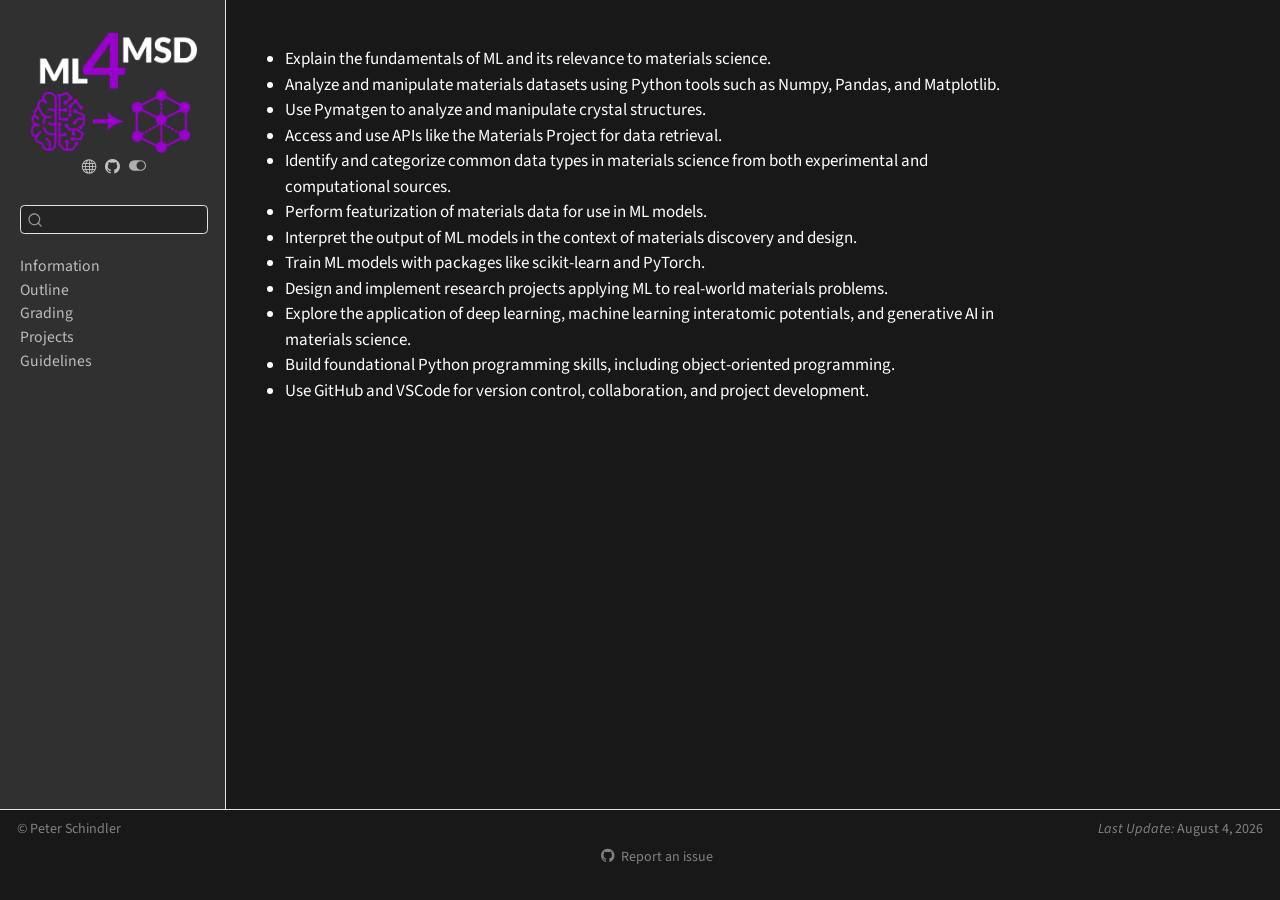
<file: content/learning_objectives_list.html>
<!DOCTYPE html>
<html xmlns="http://www.w3.org/1999/xhtml" lang="en" xml:lang="en"><head>

<meta charset="utf-8">
<meta name="generator" content="quarto-1.10.18">

<meta name="viewport" content="width=device-width, initial-scale=1.0, user-scalable=yes">

<meta name="dcterms.date" content="2026-08-04">

<title>learning_objectives_list – ML4MSD -- Machine Learning for Materials Science and Discovery</title>
<style>
/* Default styles provided by pandoc.
** See https://pandoc.org/MANUAL.html#variables-for-html for config info.
*/
span.smallcaps{font-variant: small-caps;}
div.columns{display: flex; gap: 1.5em;}
div.column{flex: auto;}
@media screen {
div.columns{gap: min(4vw, 1.5em);}
div.column{overflow-x: auto;}
}
div.hanging-indent{margin-left: 1.5em; text-indent: -1.5em;}
ul.task-list{list-style: none;}
ul.task-list li input[type="checkbox"] {
  width: 0.8em;
  margin: 0 0.8em 0.2em -1em; /* quarto-specific, see https://github.com/quarto-dev/quarto-cli/issues/4556 */ 
  vertical-align: middle;
}
</style>


<script src="../site_libs/quarto-nav/quarto-nav.js"></script>
<script src="../site_libs/clipboard/clipboard.min.js"></script>
<script src="../site_libs/quarto-search/autocomplete.umd.js"></script>
<script src="../site_libs/quarto-search/fuse.min.js"></script>
<script src="../site_libs/quarto-search/quarto-search.js"></script>
<meta name="quarto:offset" content="../">
<link href="../images/favicon.ico" rel="icon">
<script src="../site_libs/quarto-html/quarto.js" type="module"></script>
<script src="../site_libs/quarto-html/tabsets/tabsets.js" type="module"></script>
<script src="../site_libs/quarto-html/popper.min.js"></script>
<script src="../site_libs/quarto-html/tippy.umd.min.js"></script>
<script src="../site_libs/quarto-html/anchor.min.js"></script>
<link href="../site_libs/quarto-html/tippy.css" rel="stylesheet">
<link href="../site_libs/quarto-html/quarto-syntax-highlighting-64a204ab8560d761af7679ceaba22944.css" rel="stylesheet" class="quarto-color-scheme" id="quarto-text-highlighting-styles">
<link href="../site_libs/quarto-html/quarto-syntax-highlighting-dark-b85bc7c33db8c58e0ec93c3465666fed.css" rel="stylesheet" class="quarto-color-scheme quarto-color-alternate" id="quarto-text-highlighting-styles">
<script src="../site_libs/bootstrap/bootstrap.min.js"></script>
<link href="../site_libs/bootstrap/bootstrap-icons.css" rel="stylesheet">
<link href="../site_libs/bootstrap/bootstrap-65c49191640389d30b6b2df69c2b8ec7.min.css" rel="stylesheet" append-hash="true" class="quarto-color-scheme" id="quarto-bootstrap" data-mode="light">
<link href="../site_libs/bootstrap/bootstrap-dark-8aaea1cc776fd55558d06debd1d5c78a.min.css" rel="stylesheet" append-hash="true" class="quarto-color-scheme quarto-color-alternate" id="quarto-bootstrap" data-mode="dark">
<script id="quarto-search-options" type="application/json">{
  "location": "sidebar",
  "copy-button": false,
  "collapse-after": 3,
  "panel-placement": "start",
  "type": "textbox",
  "limit": 50,
  "keyboard-shortcut": [
    "f",
    "/",
    "s"
  ],
  "show-item-context": false,
  "language": {
    "search-no-results-text": "No results",
    "search-matching-documents-text": "matching documents",
    "search-copy-link-title": "Copy link to search",
    "search-hide-matches-text": "Hide additional matches",
    "search-more-match-text": "more match in this document",
    "search-more-matches-text": "more matches in this document",
    "search-clear-button-title": "Clear",
    "search-text-placeholder": "",
    "search-detached-cancel-button-title": "Cancel",
    "search-submit-button-title": "Submit",
    "search-label": "Search"
  }
}</script>
<script async="" src="https://www.googletagmanager.com/gtag/js?id=G-C2P3YYMPET"></script>

<script type="text/javascript">

window.dataLayer = window.dataLayer || [];
function gtag(){dataLayer.push(arguments);}
gtag('js', new Date());
gtag('config', 'G-C2P3YYMPET', { 'anonymize_ip': true});
</script>


</head>

<body class="nav-sidebar docked quarto-dark"><script id="quarto-html-before-body" type="application/javascript">
    const toggleBodyColorMode = (bsSheetEl) => {
      const mode = bsSheetEl.getAttribute("data-mode");
      const bodyEl = window.document.querySelector("body");
      if (mode === "dark") {
        bodyEl.classList.add("quarto-dark");
        bodyEl.classList.remove("quarto-light");
      } else {
        bodyEl.classList.add("quarto-light");
        bodyEl.classList.remove("quarto-dark");
      }
    }
    const toggleBodyColorPrimary = () => {
      const bsSheetEl = window.document.querySelector("link#quarto-bootstrap:not([rel=disabled-stylesheet])");
      if (bsSheetEl) {
        toggleBodyColorMode(bsSheetEl);
      }
    }
    const setColorSchemeToggle = (alternate) => {
      const toggles = window.document.querySelectorAll('.quarto-color-scheme-toggle');
      for (let i=0; i < toggles.length; i++) {
        const toggle = toggles[i];
        if (toggle) {
          if (alternate) {
            toggle.classList.add("alternate");
          } else {
            toggle.classList.remove("alternate");
          }
        }
      }
    };
    const toggleColorMode = (alternate) => {
      // Switch the stylesheets
      const primaryStylesheets = window.document.querySelectorAll('link.quarto-color-scheme:not(.quarto-color-alternate)');
      const alternateStylesheets = window.document.querySelectorAll('link.quarto-color-scheme.quarto-color-alternate');
      manageTransitions('#quarto-margin-sidebar .nav-link', false);
      if (alternate) {
        // note: dark is layered on light, we don't disable primary!
        enableStylesheet(alternateStylesheets);
        for (const sheetNode of alternateStylesheets) {
          if (sheetNode.id === "quarto-bootstrap") {
            toggleBodyColorMode(sheetNode);
          }
        }
      } else {
        disableStylesheet(alternateStylesheets);
        enableStylesheet(primaryStylesheets)
        toggleBodyColorPrimary();
      }
      manageTransitions('#quarto-margin-sidebar .nav-link', true);
      // Switch the toggles
      setColorSchemeToggle(alternate)
      // Hack to workaround the fact that safari doesn't
      // properly recolor the scrollbar when toggling (#1455)
      if (navigator.userAgent.indexOf('Safari') > 0 && navigator.userAgent.indexOf('Chrome') == -1) {
        manageTransitions("body", false);
        window.scrollTo(0, 1);
        setTimeout(() => {
          window.scrollTo(0, 0);
          manageTransitions("body", true);
        }, 40);
      }
    }
    const disableStylesheet = (stylesheets) => {
      for (let i=0; i < stylesheets.length; i++) {
        const stylesheet = stylesheets[i];
        stylesheet.rel = 'disabled-stylesheet';
      }
    }
    const enableStylesheet = (stylesheets) => {
      for (let i=0; i < stylesheets.length; i++) {
        const stylesheet = stylesheets[i];
        if(stylesheet.rel !== 'stylesheet') { // for Chrome, which will still FOUC without this check
          stylesheet.rel = 'stylesheet';
        }
      }
    }
    const manageTransitions = (selector, allowTransitions) => {
      const els = window.document.querySelectorAll(selector);
      for (let i=0; i < els.length; i++) {
        const el = els[i];
        if (allowTransitions) {
          el.classList.remove('notransition');
        } else {
          el.classList.add('notransition');
        }
      }
    }
    const isFileUrl = () => {
      return window.location.protocol === 'file:';
    }
    const hasAlternateSentinel = () => {
      let styleSentinel = getColorSchemeSentinel();
      if (styleSentinel !== null) {
        return styleSentinel === "alternate";
      } else {
        return false;
      }
    }
    const setStyleSentinel = (alternate) => {
      const value = alternate ? "alternate" : "default";
      if (!isFileUrl()) {
        window.localStorage.setItem("quarto-color-scheme", value);
      } else {
        localAlternateSentinel = value;
      }
    }
    const getColorSchemeSentinel = () => {
      if (!isFileUrl()) {
        const storageValue = window.localStorage.getItem("quarto-color-scheme");
        return storageValue != null ? storageValue : localAlternateSentinel;
      } else {
        return localAlternateSentinel;
      }
    }
    const toggleGiscusIfUsed = (isAlternate, darkModeDefault) => {
      const baseTheme = document.querySelector('#giscus-base-theme')?.value ?? 'light';
      const alternateTheme = document.querySelector('#giscus-alt-theme')?.value ?? 'dark';
      let newTheme = '';
      if(authorPrefersDark) {
        newTheme = isAlternate ? baseTheme : alternateTheme;
      } else {
        newTheme = isAlternate ? alternateTheme : baseTheme;
      }
      const changeGiscusTheme = () => {
        // From: https://github.com/giscus/giscus/issues/336
        const sendMessage = (message) => {
          const iframe = document.querySelector('iframe.giscus-frame');
          if (!iframe) return;
          iframe.contentWindow.postMessage({ giscus: message }, 'https://giscus.app');
        }
        sendMessage({
          setConfig: {
            theme: newTheme
          }
        });
      }
      const isGiscussLoaded = window.document.querySelector('iframe.giscus-frame') !== null;
      if (isGiscussLoaded) {
        changeGiscusTheme();
      }
    };
    const authorPrefersDark = true;
    const darkModeDefault = authorPrefersDark;
    let localAlternateSentinel = darkModeDefault ? 'alternate' : 'default';
    // Dark / light mode switch
    window.quartoToggleColorScheme = () => {
      // Read the current dark / light value
      let toAlternate = !hasAlternateSentinel();
      toggleColorMode(toAlternate);
      setStyleSentinel(toAlternate);
      toggleGiscusIfUsed(toAlternate, darkModeDefault);
      window.dispatchEvent(new Event('resize'));
    };
    // Switch to dark mode if need be
    if (hasAlternateSentinel()) {
      toggleColorMode(true);
    } else {
      toggleColorMode(false);
    }
  </script>

<div id="quarto-search-results"></div>
  <header id="quarto-header" class="headroom fixed-top">
  <nav class="quarto-secondary-nav">
    <div class="container-fluid d-flex">
      <button type="button" class="quarto-btn-toggle btn" data-bs-toggle="collapse" role="button" data-bs-target=".quarto-sidebar-collapse-item" aria-controls="quarto-sidebar" aria-expanded="false" aria-label="Toggle sidebar navigation" onclick="if (window.quartoToggleHeadroom) { window.quartoToggleHeadroom(); }">
        <i class="bi bi-layout-text-sidebar-reverse"></i>
      </button>
        <nav class="quarto-page-breadcrumbs" aria-label="breadcrumb"><ol class="breadcrumb"></ol></nav>
        <a class="flex-grow-1" role="navigation" data-bs-toggle="collapse" data-bs-target=".quarto-sidebar-collapse-item" aria-controls="quarto-sidebar" aria-expanded="false" aria-label="Toggle sidebar navigation" onclick="if (window.quartoToggleHeadroom) { window.quartoToggleHeadroom(); }">      
        </a>
      <button type="button" class="btn quarto-search-button" aria-label="Search" onclick="window.quartoOpenSearch();">
        <i class="bi bi-search"></i>
      </button>
    </div>
  </nav>
</header>
<!-- content -->
<div id="quarto-content" class="quarto-container page-columns page-rows-contents page-layout-article">
<!-- sidebar -->
  <nav id="quarto-sidebar" class="sidebar collapse collapse-horizontal quarto-sidebar-collapse-item sidebar-navigation docked overflow-auto">
    <div class="pt-lg-2 mt-2 text-center sidebar-header">
      <a href="../index.html" class="sidebar-logo-link">
      <img src="../images/ML4MSD_logo.png" alt="" class="sidebar-logo light-content py-0 d-lg-inline d-none">
      <img src="../images/ML4MSD_logo.png" alt="" class="sidebar-logo dark-content py-0 d-lg-inline d-none">
      </a>
      <div class="sidebar-tools-main tools-wide">
    <a href="https://www.d2r2group.com" title="d2r2group.com" class="quarto-navigation-tool px-1" aria-label="d2r2group.com"><i class="bi bi-globe"></i></a>
    <a href="https://github.com/d2r2group/ML4MSD" title="GitHub Repository" class="quarto-navigation-tool px-1" aria-label="GitHub Repository"><i class="bi bi-github"></i></a>
  <a href="" class="quarto-color-scheme-toggle quarto-navigation-tool  px-1" onclick="window.quartoToggleColorScheme(); return false;" title="Toggle dark mode"><i class="bi"></i></a>
</div>
      </div>
        <div class="mt-2 flex-shrink-0 align-items-center">
        <div class="sidebar-search">
        <div id="quarto-search" class="" title="Search"></div>
        </div>
        </div>
    <div class="sidebar-menu-container"> 
    <ul class="list-unstyled mt-1">
        <li class="sidebar-item">
  <div class="sidebar-item-container"> 
  <a href="../content/info.html" class="sidebar-item-text sidebar-link">
 <span class="menu-text">Information</span></a>
  </div>
</li>
        <li class="sidebar-item">
  <div class="sidebar-item-container"> 
  <a href="../content/syllabus.html" class="sidebar-item-text sidebar-link">
 <span class="menu-text">Outline</span></a>
  </div>
</li>
        <li class="sidebar-item">
  <div class="sidebar-item-container"> 
  <a href="../content/grading.html" class="sidebar-item-text sidebar-link">
 <span class="menu-text">Grading</span></a>
  </div>
</li>
        <li class="sidebar-item">
  <div class="sidebar-item-container"> 
  <a href="../content/final_project.html" class="sidebar-item-text sidebar-link">
 <span class="menu-text">Projects</span></a>
  </div>
</li>
        <li class="sidebar-item">
  <div class="sidebar-item-container"> 
  <a href="../content/other.html" class="sidebar-item-text sidebar-link">
 <span class="menu-text">Guidelines</span></a>
  </div>
</li>
    </ul>
    </div>
</nav>
<div id="quarto-sidebar-glass" class="quarto-sidebar-collapse-item" data-bs-toggle="collapse" data-bs-target=".quarto-sidebar-collapse-item"></div>
<!-- margin-sidebar -->
    <div id="quarto-margin-sidebar" class="sidebar margin-sidebar zindex-bottom">
        
    </div>
<!-- main -->
<main class="content" id="quarto-document-content"><header id="title-block-header" class="quarto-title-block"></header>


<header id="title-block-header">


</header>


<ul>
<li>Explain the fundamentals of ML and its relevance to materials science.</li>
<li>Analyze and manipulate materials datasets using Python tools such as Numpy, Pandas, and Matplotlib.</li>
<li>Use Pymatgen to analyze and manipulate crystal structures.</li>
<li>Access and use APIs like the Materials Project for data retrieval.</li>
<li>Identify and categorize common data types in materials science from both experimental and computational sources.</li>
<li>Perform featurization of materials data for use in ML models.</li>
<li>Interpret the output of ML models in the context of materials discovery and design.</li>
<li>Train ML models with packages like scikit-learn and PyTorch.</li>
<li>Design and implement research projects applying ML to real-world materials problems.</li>
<li>Explore the application of deep learning, machine learning interatomic potentials, and generative AI in materials science.</li>
<li>Build foundational Python programming skills, including object-oriented programming.</li>
<li>Use GitHub and VSCode for version control, collaboration, and project development.</li>
</ul>



</main> <!-- /main -->
<script id="quarto-html-after-body" type="application/javascript">
  window.document.addEventListener("DOMContentLoaded", function (event) {
    // Ensure there is a toggle, if there isn't float one in the top right
    if (window.document.querySelector('.quarto-color-scheme-toggle') === null) {
      const a = window.document.createElement('a');
      a.classList.add('top-right');
      a.classList.add('quarto-color-scheme-toggle');
      a.href = "";
      a.onclick = function() { try { window.quartoToggleColorScheme(); } catch {} return false; };
      const i = window.document.createElement("i");
      i.classList.add('bi');
      a.appendChild(i);
      window.document.body.appendChild(a);
    }
    setColorSchemeToggle(hasAlternateSentinel())
    const icon = "";
    const anchorJS = new window.AnchorJS();
    anchorJS.options = {
      placement: 'right',
      icon: icon
    };
    anchorJS.add('.anchored');
    const isCodeAnnotation = (el) => {
      for (const clz of el.classList) {
        if (clz.startsWith('code-annotation-')) {                     
          return true;
        }
      }
      return false;
    }
    const onCopySuccess = function(e) {
      // button target
      const button = e.trigger;
      // don't keep focus
      button.blur();
      // flash "checked"
      button.classList.add('code-copy-button-checked');
      var currentTitle = button.getAttribute("title");
      button.setAttribute("title", "Copied!");
      let tooltip;
      if (window.bootstrap) {
        button.setAttribute("data-bs-toggle", "tooltip");
        button.setAttribute("data-bs-placement", "left");
        button.setAttribute("data-bs-title", "Copied!");
        tooltip = new bootstrap.Tooltip(button, 
          { trigger: "manual", 
            customClass: "code-copy-button-tooltip",
            offset: [0, -8]});
        tooltip.show();    
      }
      setTimeout(function() {
        if (tooltip) {
          tooltip.hide();
          button.removeAttribute("data-bs-title");
          button.removeAttribute("data-bs-toggle");
          button.removeAttribute("data-bs-placement");
        }
        button.setAttribute("title", currentTitle);
        button.classList.remove('code-copy-button-checked');
      }, 1000);
      // clear code selection
      e.clearSelection();
    }
    const getTextToCopy = function(trigger) {
      const outerScaffold = trigger.parentElement.cloneNode(true);
      const codeEl = outerScaffold.querySelector('code');
      for (const childEl of codeEl.children) {
        if (isCodeAnnotation(childEl)) {
          childEl.remove();
        }
      }
      return codeEl.innerText;
    }
    const clipboard = new window.ClipboardJS('.code-copy-button:not([data-in-quarto-modal])', {
      text: getTextToCopy
    });
    clipboard.on('success', onCopySuccess);
    if (window.document.getElementById('quarto-embedded-source-code-modal')) {
      const clipboardModal = new window.ClipboardJS('.code-copy-button[data-in-quarto-modal]', {
        text: getTextToCopy,
        container: window.document.getElementById('quarto-embedded-source-code-modal')
      });
      clipboardModal.on('success', onCopySuccess);
    }
      var localhostRegex = new RegExp(/^(?:http|https):\/\/localhost\:?[0-9]*\//);
      var mailtoRegex = new RegExp(/^mailto:/);
        var filterRegex = new RegExp("https:\/\/ml4msd\.d2r2group\.com");
      var isInternal = (href) => {
          return filterRegex.test(href) || localhostRegex.test(href) || mailtoRegex.test(href);
      }
      // Inspect non-navigation links and adorn them if external
     var links = window.document.querySelectorAll('a[href]:not(.nav-link):not(.navbar-brand):not(.toc-action):not(.sidebar-link):not(.sidebar-item-toggle):not(.pagination-link):not(.no-external):not([aria-hidden]):not(.dropdown-item):not(.quarto-navigation-tool):not(.about-link)');
      for (var i=0; i<links.length; i++) {
        const link = links[i];
        if (!isInternal(link.href)) {
          // undo the damage that might have been done by quarto-nav.js in the case of
          // links that we want to consider external
          if (link.dataset.originalHref !== undefined) {
            link.href = link.dataset.originalHref;
          }
            // target, if specified
            link.setAttribute("target", "_blank");
            if (link.getAttribute("rel") === null) {
              link.setAttribute("rel", "noopener");
            }
        }
      }
    function tippyHover(el, contentFn, onTriggerFn, onUntriggerFn) {
      const config = {
        allowHTML: true,
        maxWidth: 500,
        delay: 100,
        arrow: false,
        appendTo: function(el) {
            return el.parentElement;
        },
        interactive: true,
        interactiveBorder: 10,
        theme: 'quarto',
        placement: 'bottom-start',
      };
      if (contentFn) {
        config.content = contentFn;
      }
      if (onTriggerFn) {
        config.onTrigger = onTriggerFn;
      }
      if (onUntriggerFn) {
        config.onUntrigger = onUntriggerFn;
      }
      window.tippy(el, config); 
    }
    const noterefs = window.document.querySelectorAll('a[role="doc-noteref"]');
    for (var i=0; i<noterefs.length; i++) {
      const ref = noterefs[i];
      tippyHover(ref, function() {
        // use id or data attribute instead here
        let href = ref.getAttribute('data-footnote-href') || ref.getAttribute('href');
        try { href = new URL(href).hash; } catch {}
        const id = href.replace(/^#\/?/, "");
        const note = window.document.getElementById(id);
        if (note) {
          return note.innerHTML;
        } else {
          return "";
        }
      });
    }
    const xrefs = window.document.querySelectorAll('a.quarto-xref');
    const processXRef = (id, note) => {
      // Strip column container classes
      const stripColumnClz = (el) => {
        el.classList.remove("page-full", "page-columns");
        if (el.children) {
          for (const child of el.children) {
            stripColumnClz(child);
          }
        }
      }
      stripColumnClz(note)
      if (id === null || id.startsWith('sec-')) {
        // Special case sections, only their first couple elements
        const container = document.createElement("div");
        if (note.children && note.children.length > 2) {
          container.appendChild(note.children[0].cloneNode(true));
          for (let i = 1; i < note.children.length; i++) {
            const child = note.children[i];
            if (child.tagName === "P" && child.innerText === "") {
              continue;
            } else {
              container.appendChild(child.cloneNode(true));
              break;
            }
          }
          if (window.Quarto?.typesetMath) {
            window.Quarto.typesetMath(container);
          }
          return container.innerHTML
        } else {
          if (window.Quarto?.typesetMath) {
            window.Quarto.typesetMath(note);
          }
          return note.innerHTML;
        }
      } else {
        // Remove any anchor links if they are present
        const anchorLink = note.querySelector('a.anchorjs-link');
        if (anchorLink) {
          anchorLink.remove();
        }
        if (window.Quarto?.typesetMath) {
          window.Quarto.typesetMath(note);
        }
        if (note.classList.contains("callout")) {
          return note.outerHTML;
        } else {
          return note.innerHTML;
        }
      }
    }
    for (var i=0; i<xrefs.length; i++) {
      const xref = xrefs[i];
      tippyHover(xref, undefined, function(instance) {
        instance.disable();
        let url = xref.getAttribute('href');
        let hash = undefined; 
        if (url.startsWith('#')) {
          hash = url;
        } else {
          try { hash = new URL(url).hash; } catch {}
        }
        if (hash) {
          const id = hash.replace(/^#\/?/, "");
          const note = window.document.getElementById(id);
          if (note !== null) {
            try {
              const html = processXRef(id, note.cloneNode(true));
              instance.setContent(html);
            } finally {
              instance.enable();
              instance.show();
            }
          } else {
            // See if we can fetch this
            fetch(url.split('#')[0])
            .then(res => res.text())
            .then(html => {
              const parser = new DOMParser();
              const htmlDoc = parser.parseFromString(html, "text/html");
              const note = htmlDoc.getElementById(id);
              if (note !== null) {
                const html = processXRef(id, note);
                instance.setContent(html);
              } 
            }).finally(() => {
              instance.enable();
              instance.show();
            });
          }
        } else {
          // See if we can fetch a full url (with no hash to target)
          // This is a special case and we should probably do some content thinning / targeting
          fetch(url)
          .then(res => res.text())
          .then(html => {
            const parser = new DOMParser();
            const htmlDoc = parser.parseFromString(html, "text/html");
            const note = htmlDoc.querySelector('main.content');
            if (note !== null) {
              // This should only happen for chapter cross references
              // (since there is no id in the URL)
              // remove the first header
              if (note.children.length > 0 && note.children[0].tagName === "HEADER") {
                note.children[0].remove();
              }
              const html = processXRef(null, note);
              instance.setContent(html);
            } 
          }).finally(() => {
            instance.enable();
            instance.show();
          });
        }
      }, function(instance) {
      });
    }
        let selectedAnnoteEl;
        const selectorForAnnotation = ( cell, annotation) => {
          let cellAttr = 'data-code-cell="' + cell + '"';
          let lineAttr = 'data-code-annotation="' +  annotation + '"';
          const selector = 'span[' + cellAttr + '][' + lineAttr + ']';
          return selector;
        }
        const selectCodeLines = (annoteEl) => {
          const doc = window.document;
          const targetCell = annoteEl.getAttribute("data-target-cell");
          const targetAnnotation = annoteEl.getAttribute("data-target-annotation");
          const annoteSpan = window.document.querySelector(selectorForAnnotation(targetCell, targetAnnotation));
          const lines = annoteSpan.getAttribute("data-code-lines").split(",");
          const lineIds = lines.map((line) => {
            return targetCell + "-" + line;
          })
          let top = null;
          let height = null;
          let parent = null;
          if (lineIds.length > 0) {
              //compute the position of the single el (top and bottom and make a div)
              const el = window.document.getElementById(lineIds[0]);
              top = el.offsetTop;
              height = el.offsetHeight;
              parent = el.parentElement.parentElement;
            if (lineIds.length > 1) {
              const lastEl = window.document.getElementById(lineIds[lineIds.length - 1]);
              const bottom = lastEl.offsetTop + lastEl.offsetHeight;
              height = bottom - top;
            }
            if (top !== null && height !== null && parent !== null) {
              // cook up a div (if necessary) and position it 
              let div = window.document.getElementById("code-annotation-line-highlight");
              if (div === null) {
                div = window.document.createElement("div");
                div.setAttribute("id", "code-annotation-line-highlight");
                div.style.position = 'absolute';
                parent.appendChild(div);
              }
              div.style.top = top - 2 + "px";
              div.style.height = height + 4 + "px";
              div.style.left = 0;
              let gutterDiv = window.document.getElementById("code-annotation-line-highlight-gutter");
              if (gutterDiv === null) {
                gutterDiv = window.document.createElement("div");
                gutterDiv.setAttribute("id", "code-annotation-line-highlight-gutter");
                gutterDiv.style.position = 'absolute';
                const codeCell = window.document.getElementById(targetCell);
                const gutter = codeCell.querySelector('.code-annotation-gutter');
                gutter.appendChild(gutterDiv);
              }
              gutterDiv.style.top = top - 2 + "px";
              gutterDiv.style.height = height + 4 + "px";
            }
            selectedAnnoteEl = annoteEl;
          }
        };
        const unselectCodeLines = () => {
          const elementsIds = ["code-annotation-line-highlight", "code-annotation-line-highlight-gutter"];
          elementsIds.forEach((elId) => {
            const div = window.document.getElementById(elId);
            if (div) {
              div.remove();
            }
          });
          selectedAnnoteEl = undefined;
        };
          // Handle positioning of the toggle
      window.addEventListener(
        "resize",
        throttle(() => {
          elRect = undefined;
          if (selectedAnnoteEl) {
            selectCodeLines(selectedAnnoteEl);
          }
        }, 10)
      );
      function throttle(fn, ms) {
      let throttle = false;
      let timer;
        return (...args) => {
          if(!throttle) { // first call gets through
              fn.apply(this, args);
              throttle = true;
          } else { // all the others get throttled
              if(timer) clearTimeout(timer); // cancel #2
              timer = setTimeout(() => {
                fn.apply(this, args);
                timer = throttle = false;
              }, ms);
          }
        };
      }
        // Attach click handler to the DT
        const annoteDls = window.document.querySelectorAll('dt[data-target-cell]');
        for (const annoteDlNode of annoteDls) {
          annoteDlNode.addEventListener('click', (event) => {
            const clickedEl = event.target;
            if (clickedEl !== selectedAnnoteEl) {
              unselectCodeLines();
              const activeEl = window.document.querySelector('dt[data-target-cell].code-annotation-active');
              if (activeEl) {
                activeEl.classList.remove('code-annotation-active');
              }
              selectCodeLines(clickedEl);
              clickedEl.classList.add('code-annotation-active');
            } else {
              // Unselect the line
              unselectCodeLines();
              clickedEl.classList.remove('code-annotation-active');
            }
          });
        }
    const findCites = (el) => {
      const parentEl = el.parentElement;
      if (parentEl) {
        const cites = parentEl.dataset.cites;
        if (cites) {
          return {
            el,
            cites: cites.split(' ')
          };
        } else {
          return findCites(el.parentElement)
        }
      } else {
        return undefined;
      }
    };
    var bibliorefs = window.document.querySelectorAll('a[role="doc-biblioref"]');
    for (var i=0; i<bibliorefs.length; i++) {
      const ref = bibliorefs[i];
      const citeInfo = findCites(ref);
      if (citeInfo) {
        tippyHover(citeInfo.el, function() {
          var popup = window.document.createElement('div');
          citeInfo.cites.forEach(function(cite) {
            var citeDiv = window.document.createElement('div');
            citeDiv.classList.add('hanging-indent');
            citeDiv.classList.add('csl-entry');
            var biblioDiv = window.document.getElementById('ref-' + cite);
            if (biblioDiv) {
              citeDiv.innerHTML = biblioDiv.innerHTML;
            }
            popup.appendChild(citeDiv);
          });
          return popup.innerHTML;
        });
      }
    }
  });
  </script>
</div> <!-- /content -->
<footer class="footer">
  <div class="nav-footer">
    <div class="nav-footer-left">
<p>© Peter Schindler</p>
</div>   
    <div class="nav-footer-center">
      &nbsp;
    <div class="toc-actions"><ul><li><a href="https://github.com/d2r2group/ML4MSD/issues/new" class="toc-action"><i class="bi bi-github"></i>Report an issue</a></li></ul></div></div>
    <div class="nav-footer-right">
<p><em>Last Update:</em> August 4, 2026</p>
</div>
  </div>
</footer>




</body></html>
</file>
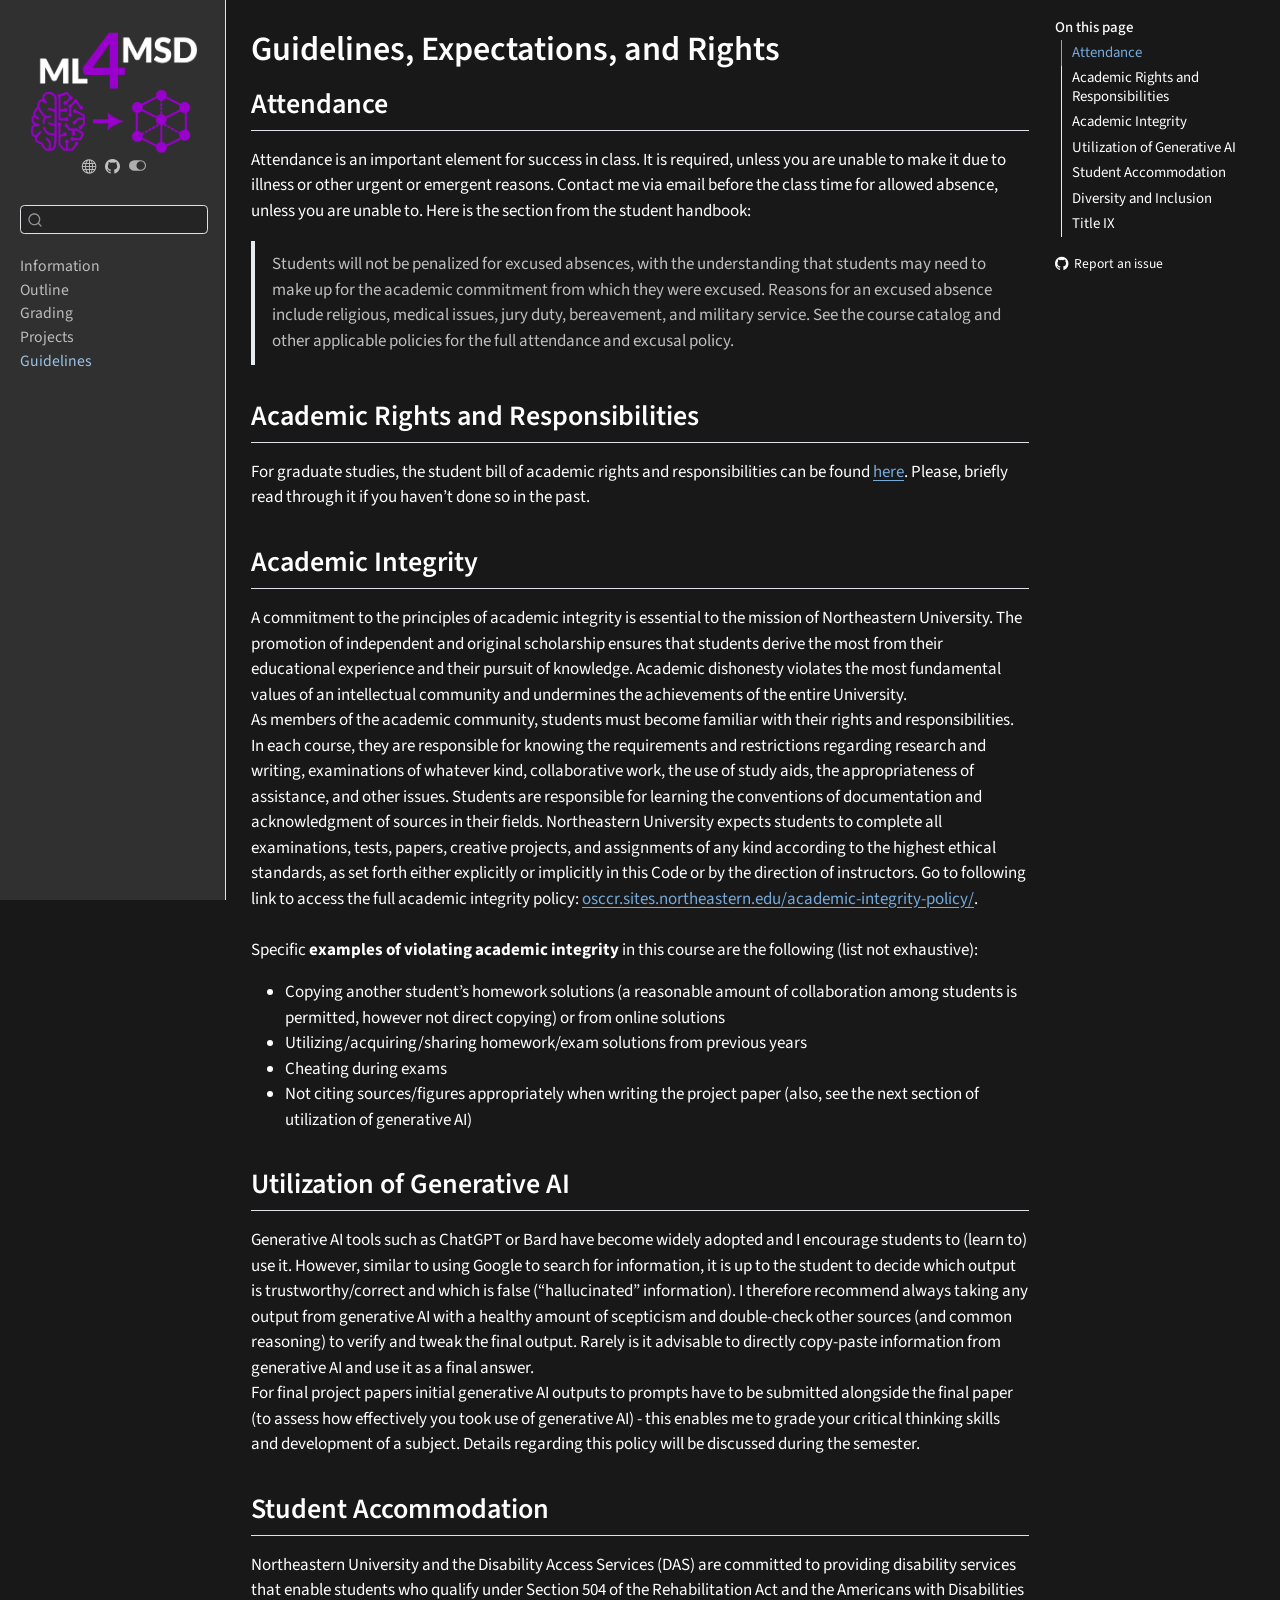
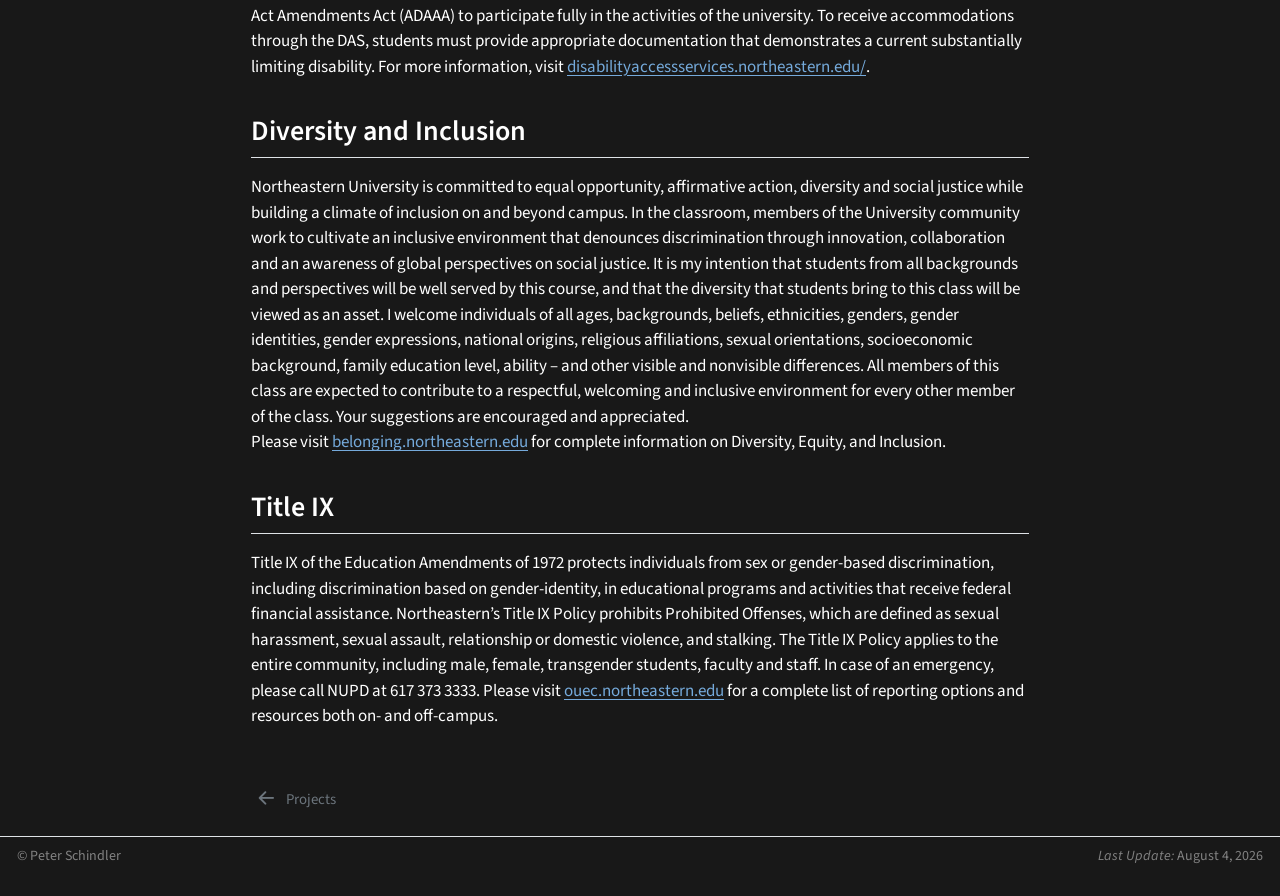
<file: content/other.html>
<!DOCTYPE html>
<html xmlns="http://www.w3.org/1999/xhtml" lang="en" xml:lang="en"><head>

<meta charset="utf-8">
<meta name="generator" content="quarto-1.10.18">

<meta name="viewport" content="width=device-width, initial-scale=1.0, user-scalable=yes">

<meta name="dcterms.date" content="2026-08-04">

<title>Guidelines, Expectations, and Rights – ML4MSD – Machine Learning for Materials Science and Discovery</title>
<style>
/* Default styles provided by pandoc.
** See https://pandoc.org/MANUAL.html#variables-for-html for config info.
*/
span.smallcaps{font-variant: small-caps;}
div.columns{display: flex; gap: 1.5em;}
div.column{flex: auto;}
@media screen {
div.columns{gap: min(4vw, 1.5em);}
div.column{overflow-x: auto;}
}
div.hanging-indent{margin-left: 1.5em; text-indent: -1.5em;}
ul.task-list{list-style: none;}
ul.task-list li input[type="checkbox"] {
  width: 0.8em;
  margin: 0 0.8em 0.2em -1em; /* quarto-specific, see https://github.com/quarto-dev/quarto-cli/issues/4556 */ 
  vertical-align: middle;
}
</style>


<script src="../site_libs/quarto-nav/quarto-nav.js"></script>
<script src="../site_libs/clipboard/clipboard.min.js"></script>
<script src="../site_libs/quarto-search/autocomplete.umd.js"></script>
<script src="../site_libs/quarto-search/fuse.min.js"></script>
<script src="../site_libs/quarto-search/quarto-search.js"></script>
<meta name="quarto:offset" content="../">
<link href="../content/final_project.html" rel="prev">
<link href="../images/favicon.ico" rel="icon">
<script src="../site_libs/quarto-html/quarto.js" type="module"></script>
<script src="../site_libs/quarto-html/tabsets/tabsets.js" type="module"></script>
<script src="../site_libs/quarto-html/popper.min.js"></script>
<script src="../site_libs/quarto-html/tippy.umd.min.js"></script>
<script src="../site_libs/quarto-html/anchor.min.js"></script>
<link href="../site_libs/quarto-html/tippy.css" rel="stylesheet">
<link href="../site_libs/quarto-html/quarto-syntax-highlighting-64a204ab8560d761af7679ceaba22944.css" rel="stylesheet" class="quarto-color-scheme" id="quarto-text-highlighting-styles">
<link href="../site_libs/quarto-html/quarto-syntax-highlighting-dark-b85bc7c33db8c58e0ec93c3465666fed.css" rel="stylesheet" class="quarto-color-scheme quarto-color-alternate" id="quarto-text-highlighting-styles">
<script src="../site_libs/bootstrap/bootstrap.min.js"></script>
<link href="../site_libs/bootstrap/bootstrap-icons.css" rel="stylesheet">
<link href="../site_libs/bootstrap/bootstrap-65c49191640389d30b6b2df69c2b8ec7.min.css" rel="stylesheet" append-hash="true" class="quarto-color-scheme" id="quarto-bootstrap" data-mode="light">
<link href="../site_libs/bootstrap/bootstrap-dark-8aaea1cc776fd55558d06debd1d5c78a.min.css" rel="stylesheet" append-hash="true" class="quarto-color-scheme quarto-color-alternate" id="quarto-bootstrap" data-mode="dark">
<script id="quarto-search-options" type="application/json">{
  "location": "sidebar",
  "copy-button": false,
  "collapse-after": 3,
  "panel-placement": "start",
  "type": "textbox",
  "limit": 50,
  "keyboard-shortcut": [
    "f",
    "/",
    "s"
  ],
  "show-item-context": false,
  "language": {
    "search-no-results-text": "No results",
    "search-matching-documents-text": "matching documents",
    "search-copy-link-title": "Copy link to search",
    "search-hide-matches-text": "Hide additional matches",
    "search-more-match-text": "more match in this document",
    "search-more-matches-text": "more matches in this document",
    "search-clear-button-title": "Clear",
    "search-text-placeholder": "",
    "search-detached-cancel-button-title": "Cancel",
    "search-submit-button-title": "Submit",
    "search-label": "Search"
  }
}</script>
<script async="" src="https://www.googletagmanager.com/gtag/js?id=G-C2P3YYMPET"></script>

<script type="text/javascript">

window.dataLayer = window.dataLayer || [];
function gtag(){dataLayer.push(arguments);}
gtag('js', new Date());
gtag('config', 'G-C2P3YYMPET', { 'anonymize_ip': true});
</script>


</head>

<body class="nav-sidebar docked quarto-dark"><script id="quarto-html-before-body" type="application/javascript">
    const toggleBodyColorMode = (bsSheetEl) => {
      const mode = bsSheetEl.getAttribute("data-mode");
      const bodyEl = window.document.querySelector("body");
      if (mode === "dark") {
        bodyEl.classList.add("quarto-dark");
        bodyEl.classList.remove("quarto-light");
      } else {
        bodyEl.classList.add("quarto-light");
        bodyEl.classList.remove("quarto-dark");
      }
    }
    const toggleBodyColorPrimary = () => {
      const bsSheetEl = window.document.querySelector("link#quarto-bootstrap:not([rel=disabled-stylesheet])");
      if (bsSheetEl) {
        toggleBodyColorMode(bsSheetEl);
      }
    }
    const setColorSchemeToggle = (alternate) => {
      const toggles = window.document.querySelectorAll('.quarto-color-scheme-toggle');
      for (let i=0; i < toggles.length; i++) {
        const toggle = toggles[i];
        if (toggle) {
          if (alternate) {
            toggle.classList.add("alternate");
          } else {
            toggle.classList.remove("alternate");
          }
        }
      }
    };
    const toggleColorMode = (alternate) => {
      // Switch the stylesheets
      const primaryStylesheets = window.document.querySelectorAll('link.quarto-color-scheme:not(.quarto-color-alternate)');
      const alternateStylesheets = window.document.querySelectorAll('link.quarto-color-scheme.quarto-color-alternate');
      manageTransitions('#quarto-margin-sidebar .nav-link', false);
      if (alternate) {
        // note: dark is layered on light, we don't disable primary!
        enableStylesheet(alternateStylesheets);
        for (const sheetNode of alternateStylesheets) {
          if (sheetNode.id === "quarto-bootstrap") {
            toggleBodyColorMode(sheetNode);
          }
        }
      } else {
        disableStylesheet(alternateStylesheets);
        enableStylesheet(primaryStylesheets)
        toggleBodyColorPrimary();
      }
      manageTransitions('#quarto-margin-sidebar .nav-link', true);
      // Switch the toggles
      setColorSchemeToggle(alternate)
      // Hack to workaround the fact that safari doesn't
      // properly recolor the scrollbar when toggling (#1455)
      if (navigator.userAgent.indexOf('Safari') > 0 && navigator.userAgent.indexOf('Chrome') == -1) {
        manageTransitions("body", false);
        window.scrollTo(0, 1);
        setTimeout(() => {
          window.scrollTo(0, 0);
          manageTransitions("body", true);
        }, 40);
      }
    }
    const disableStylesheet = (stylesheets) => {
      for (let i=0; i < stylesheets.length; i++) {
        const stylesheet = stylesheets[i];
        stylesheet.rel = 'disabled-stylesheet';
      }
    }
    const enableStylesheet = (stylesheets) => {
      for (let i=0; i < stylesheets.length; i++) {
        const stylesheet = stylesheets[i];
        if(stylesheet.rel !== 'stylesheet') { // for Chrome, which will still FOUC without this check
          stylesheet.rel = 'stylesheet';
        }
      }
    }
    const manageTransitions = (selector, allowTransitions) => {
      const els = window.document.querySelectorAll(selector);
      for (let i=0; i < els.length; i++) {
        const el = els[i];
        if (allowTransitions) {
          el.classList.remove('notransition');
        } else {
          el.classList.add('notransition');
        }
      }
    }
    const isFileUrl = () => {
      return window.location.protocol === 'file:';
    }
    const hasAlternateSentinel = () => {
      let styleSentinel = getColorSchemeSentinel();
      if (styleSentinel !== null) {
        return styleSentinel === "alternate";
      } else {
        return false;
      }
    }
    const setStyleSentinel = (alternate) => {
      const value = alternate ? "alternate" : "default";
      if (!isFileUrl()) {
        window.localStorage.setItem("quarto-color-scheme", value);
      } else {
        localAlternateSentinel = value;
      }
    }
    const getColorSchemeSentinel = () => {
      if (!isFileUrl()) {
        const storageValue = window.localStorage.getItem("quarto-color-scheme");
        return storageValue != null ? storageValue : localAlternateSentinel;
      } else {
        return localAlternateSentinel;
      }
    }
    const toggleGiscusIfUsed = (isAlternate, darkModeDefault) => {
      const baseTheme = document.querySelector('#giscus-base-theme')?.value ?? 'light';
      const alternateTheme = document.querySelector('#giscus-alt-theme')?.value ?? 'dark';
      let newTheme = '';
      if(authorPrefersDark) {
        newTheme = isAlternate ? baseTheme : alternateTheme;
      } else {
        newTheme = isAlternate ? alternateTheme : baseTheme;
      }
      const changeGiscusTheme = () => {
        // From: https://github.com/giscus/giscus/issues/336
        const sendMessage = (message) => {
          const iframe = document.querySelector('iframe.giscus-frame');
          if (!iframe) return;
          iframe.contentWindow.postMessage({ giscus: message }, 'https://giscus.app');
        }
        sendMessage({
          setConfig: {
            theme: newTheme
          }
        });
      }
      const isGiscussLoaded = window.document.querySelector('iframe.giscus-frame') !== null;
      if (isGiscussLoaded) {
        changeGiscusTheme();
      }
    };
    const authorPrefersDark = true;
    const darkModeDefault = authorPrefersDark;
    let localAlternateSentinel = darkModeDefault ? 'alternate' : 'default';
    // Dark / light mode switch
    window.quartoToggleColorScheme = () => {
      // Read the current dark / light value
      let toAlternate = !hasAlternateSentinel();
      toggleColorMode(toAlternate);
      setStyleSentinel(toAlternate);
      toggleGiscusIfUsed(toAlternate, darkModeDefault);
      window.dispatchEvent(new Event('resize'));
    };
    // Switch to dark mode if need be
    if (hasAlternateSentinel()) {
      toggleColorMode(true);
    } else {
      toggleColorMode(false);
    }
  </script>

<div id="quarto-search-results"></div>
  <header id="quarto-header" class="headroom fixed-top">
  <nav class="quarto-secondary-nav">
    <div class="container-fluid d-flex">
      <button type="button" class="quarto-btn-toggle btn" data-bs-toggle="collapse" role="button" data-bs-target=".quarto-sidebar-collapse-item" aria-controls="quarto-sidebar" aria-expanded="false" aria-label="Toggle sidebar navigation" onclick="if (window.quartoToggleHeadroom) { window.quartoToggleHeadroom(); }">
        <i class="bi bi-layout-text-sidebar-reverse"></i>
      </button>
        <nav class="quarto-page-breadcrumbs" aria-label="breadcrumb"><ol class="breadcrumb"><li class="breadcrumb-item"><a href="../content/other.html">Guidelines</a></li></ol></nav>
        <a class="flex-grow-1" role="navigation" data-bs-toggle="collapse" data-bs-target=".quarto-sidebar-collapse-item" aria-controls="quarto-sidebar" aria-expanded="false" aria-label="Toggle sidebar navigation" onclick="if (window.quartoToggleHeadroom) { window.quartoToggleHeadroom(); }">      
        </a>
      <button type="button" class="btn quarto-search-button" aria-label="Search" onclick="window.quartoOpenSearch();">
        <i class="bi bi-search"></i>
      </button>
    </div>
  </nav>
</header>
<!-- content -->
<div id="quarto-content" class="quarto-container page-columns page-rows-contents page-layout-article">
<!-- sidebar -->
  <nav id="quarto-sidebar" class="sidebar collapse collapse-horizontal quarto-sidebar-collapse-item sidebar-navigation docked overflow-auto">
    <div class="pt-lg-2 mt-2 text-center sidebar-header">
      <a href="../index.html" class="sidebar-logo-link">
      <img src="../images/ML4MSD_logo.png" alt="" class="sidebar-logo light-content py-0 d-lg-inline d-none">
      <img src="../images/ML4MSD_logo.png" alt="" class="sidebar-logo dark-content py-0 d-lg-inline d-none">
      </a>
      <div class="sidebar-tools-main tools-wide">
    <a href="https://www.d2r2group.com" title="d2r2group.com" class="quarto-navigation-tool px-1" aria-label="d2r2group.com"><i class="bi bi-globe"></i></a>
    <a href="https://github.com/d2r2group/ML4MSD" title="GitHub Repository" class="quarto-navigation-tool px-1" aria-label="GitHub Repository"><i class="bi bi-github"></i></a>
  <a href="" class="quarto-color-scheme-toggle quarto-navigation-tool  px-1" onclick="window.quartoToggleColorScheme(); return false;" title="Toggle dark mode"><i class="bi"></i></a>
</div>
      </div>
        <div class="mt-2 flex-shrink-0 align-items-center">
        <div class="sidebar-search">
        <div id="quarto-search" class="" title="Search"></div>
        </div>
        </div>
    <div class="sidebar-menu-container"> 
    <ul class="list-unstyled mt-1">
        <li class="sidebar-item">
  <div class="sidebar-item-container"> 
  <a href="../content/info.html" class="sidebar-item-text sidebar-link">
 <span class="menu-text">Information</span></a>
  </div>
</li>
        <li class="sidebar-item">
  <div class="sidebar-item-container"> 
  <a href="../content/syllabus.html" class="sidebar-item-text sidebar-link">
 <span class="menu-text">Outline</span></a>
  </div>
</li>
        <li class="sidebar-item">
  <div class="sidebar-item-container"> 
  <a href="../content/grading.html" class="sidebar-item-text sidebar-link">
 <span class="menu-text">Grading</span></a>
  </div>
</li>
        <li class="sidebar-item">
  <div class="sidebar-item-container"> 
  <a href="../content/final_project.html" class="sidebar-item-text sidebar-link">
 <span class="menu-text">Projects</span></a>
  </div>
</li>
        <li class="sidebar-item">
  <div class="sidebar-item-container"> 
  <a href="../content/other.html" class="sidebar-item-text sidebar-link active">
 <span class="menu-text">Guidelines</span></a>
  </div>
</li>
    </ul>
    </div>
</nav>
<div id="quarto-sidebar-glass" class="quarto-sidebar-collapse-item" data-bs-toggle="collapse" data-bs-target=".quarto-sidebar-collapse-item"></div>
<!-- margin-sidebar -->
    <div id="quarto-margin-sidebar" class="sidebar margin-sidebar">
        <nav id="TOC" role="doc-toc" class="toc-active">
    <h2 id="toc-title">On this page</h2>
   
  <ul>
  <li><a href="#attendance" id="toc-attendance" class="nav-link active" data-scroll-target="#attendance">Attendance</a></li>
  <li><a href="#academic-rights-and-responsibilities" id="toc-academic-rights-and-responsibilities" class="nav-link" data-scroll-target="#academic-rights-and-responsibilities">Academic Rights and Responsibilities</a></li>
  <li><a href="#academic-integrity" id="toc-academic-integrity" class="nav-link" data-scroll-target="#academic-integrity">Academic Integrity</a></li>
  <li><a href="#utilization-of-generative-ai" id="toc-utilization-of-generative-ai" class="nav-link" data-scroll-target="#utilization-of-generative-ai">Utilization of Generative AI</a></li>
  <li><a href="#student-accommodation" id="toc-student-accommodation" class="nav-link" data-scroll-target="#student-accommodation">Student Accommodation</a></li>
  <li><a href="#diversity-and-inclusion" id="toc-diversity-and-inclusion" class="nav-link" data-scroll-target="#diversity-and-inclusion">Diversity and Inclusion</a></li>
  <li><a href="#title-ix" id="toc-title-ix" class="nav-link" data-scroll-target="#title-ix">Title IX</a></li>
  </ul>
<div class="toc-actions"><ul><li><a href="https://github.com/d2r2group/ML4MSD/issues/new" class="toc-action"><i class="bi bi-github"></i>Report an issue</a></li></ul></div></nav>
    </div>
<!-- main -->
<main class="content" id="quarto-document-content"><header id="title-block-header" class="quarto-title-block"><h1 class="title display-7">Guidelines, Expectations, and Rights</h1></header>


<header id="title-block-header">


</header>


<section id="attendance" class="level2">
<h2 class="anchored" data-anchor-id="attendance">Attendance</h2>
<p>Attendance is an important element for success in class. It is required, unless you are unable to make it due to illness or other urgent or emergent reasons. Contact me via email before the class time for allowed absence, unless you are unable to. Here is the section from the student handbook:<br>
</p>
<blockquote class="blockquote">
<p>Students will not be penalized for excused absences, with the understanding that students may need to make up for the academic commitment from which they were excused. Reasons for an excused absence include religious, medical issues, jury duty, bereavement, and military service. See the course catalog and other applicable policies for the full attendance and excusal policy.</p>
</blockquote>
</section>
<section id="academic-rights-and-responsibilities" class="level2">
<h2 class="anchored" data-anchor-id="academic-rights-and-responsibilities">Academic Rights and Responsibilities</h2>
<p>For graduate studies, the student bill of academic rights and responsibilities can be found <a href="https://catalog.northeastern.edu/graduate/academic-policies-procedures/students-bill-rights-responsibilities/">here</a>. Please, briefly read through it if you haven’t done so in the past.</p>
</section>
<section id="academic-integrity" class="level2">
<h2 class="anchored" data-anchor-id="academic-integrity">Academic Integrity</h2>
<p>A commitment to the principles of academic integrity is essential to the mission of Northeastern University. The promotion of independent and original scholarship ensures that students derive the most from their educational experience and their pursuit of knowledge. Academic dishonesty violates the most fundamental values of an intellectual community and undermines the achievements of the entire University.<br>
As members of the academic community, students must become familiar with their rights and responsibilities. In each course, they are responsible for knowing the requirements and restrictions regarding research and writing, examinations of whatever kind, collaborative work, the use of study aids, the appropriateness of assistance, and other issues. Students are responsible for learning the conventions of documentation and acknowledgment of sources in their fields. Northeastern University expects students to complete all examinations, tests, papers, creative projects, and assignments of any kind according to the highest ethical standards, as set forth either explicitly or implicitly in this Code or by the direction of instructors. Go to following link to access the full academic integrity policy: <a href="https://osccr.sites.northeastern.edu/academic-integrity-policy/">osccr.sites.northeastern.edu/academic-integrity-policy/</a>.<br><br> Specific <strong>examples of violating academic integrity</strong> in this course are the following (list not exhaustive):</p>
<ul>
<li>Copying another student’s homework solutions (a reasonable amount of collaboration among students is permitted, however not direct copying) or from online solutions</li>
<li>Utilizing/acquiring/sharing homework/exam solutions from previous years</li>
<li>Cheating during exams</li>
<li>Not citing sources/figures appropriately when writing the project paper (also, see the next section of utilization of generative AI)</li>
</ul>
</section>
<section id="utilization-of-generative-ai" class="level2">
<h2 class="anchored" data-anchor-id="utilization-of-generative-ai">Utilization of Generative AI</h2>
<p>Generative AI tools such as ChatGPT or Bard have become widely adopted and I encourage students to (learn to) use it. However, similar to using Google to search for information, it is up to the student to decide which output is trustworthy/correct and which is false (“hallucinated” information). I therefore recommend always taking any output from generative AI with a healthy amount of scepticism and double-check other sources (and common reasoning) to verify and tweak the final output. Rarely is it advisable to directly copy-paste information from generative AI and use it as a final answer.<br> For final project papers initial generative AI outputs to prompts have to be submitted alongside the final paper (to assess how effectively you took use of generative AI) - this enables me to grade your critical thinking skills and development of a subject. Details regarding this policy will be discussed during the semester.</p>
</section>
<section id="student-accommodation" class="level2">
<h2 class="anchored" data-anchor-id="student-accommodation">Student Accommodation</h2>
<p>Northeastern University and the Disability Access Services (DAS) are committed to providing disability services that enable students who qualify under Section 504 of the Rehabilitation Act and the Americans with Disabilities Act Amendments Act (ADAAA) to participate fully in the activities of the university. To receive accommodations through the DAS, students must provide appropriate documentation that demonstrates a current substantially limiting disability. For more information, visit <a href="https://disabilityaccessservices.northeastern.edu/">disabilityaccessservices.northeastern.edu/</a>.</p>
</section>
<section id="diversity-and-inclusion" class="level2">
<h2 class="anchored" data-anchor-id="diversity-and-inclusion">Diversity and Inclusion</h2>
<p>Northeastern University is committed to equal opportunity, affirmative action, diversity and social justice while building a climate of inclusion on and beyond campus. In the classroom, members of the University community work to cultivate an inclusive environment that denounces discrimination through innovation, collaboration and an awareness of global perspectives on social justice. It is my intention that students from all backgrounds and perspectives will be well served by this course, and that the diversity that students bring to this class will be viewed as an asset. I welcome individuals of all ages, backgrounds, beliefs, ethnicities, genders, gender identities, gender expressions, national origins, religious affiliations, sexual orientations, socioeconomic background, family education level, ability – and other visible and nonvisible differences. All members of this class are expected to contribute to a respectful, welcoming and inclusive environment for every other member of the class. Your suggestions are encouraged and appreciated.<br>
Please visit <a href="https://belonging.northeastern.edu">belonging.northeastern.edu</a> for complete information on Diversity, Equity, and Inclusion.</p>
</section>
<section id="title-ix" class="level2">
<h2 class="anchored" data-anchor-id="title-ix">Title IX</h2>
<p>Title IX of the Education Amendments of 1972 protects individuals from sex or gender-based discrimination, including discrimination based on gender-identity, in educational programs and activities that receive federal financial assistance. Northeastern’s Title IX Policy prohibits Prohibited Offenses, which are defined as sexual harassment, sexual assault, relationship or domestic violence, and stalking. The Title IX Policy applies to the entire community, including male, female, transgender students, faculty and staff. In case of an emergency, please call NUPD at 617 373 3333. Please visit <a href="https://ouec.northeastern.edu/">ouec.northeastern.edu</a> for a complete list of reporting options and resources both on- and off-campus.</p>


</section>

</main> <!-- /main -->
<script id="quarto-html-after-body" type="application/javascript">
  window.document.addEventListener("DOMContentLoaded", function (event) {
    // Ensure there is a toggle, if there isn't float one in the top right
    if (window.document.querySelector('.quarto-color-scheme-toggle') === null) {
      const a = window.document.createElement('a');
      a.classList.add('top-right');
      a.classList.add('quarto-color-scheme-toggle');
      a.href = "";
      a.onclick = function() { try { window.quartoToggleColorScheme(); } catch {} return false; };
      const i = window.document.createElement("i");
      i.classList.add('bi');
      a.appendChild(i);
      window.document.body.appendChild(a);
    }
    setColorSchemeToggle(hasAlternateSentinel())
    const icon = "";
    const anchorJS = new window.AnchorJS();
    anchorJS.options = {
      placement: 'right',
      icon: icon
    };
    anchorJS.add('.anchored');
    const isCodeAnnotation = (el) => {
      for (const clz of el.classList) {
        if (clz.startsWith('code-annotation-')) {                     
          return true;
        }
      }
      return false;
    }
    const onCopySuccess = function(e) {
      // button target
      const button = e.trigger;
      // don't keep focus
      button.blur();
      // flash "checked"
      button.classList.add('code-copy-button-checked');
      var currentTitle = button.getAttribute("title");
      button.setAttribute("title", "Copied!");
      let tooltip;
      if (window.bootstrap) {
        button.setAttribute("data-bs-toggle", "tooltip");
        button.setAttribute("data-bs-placement", "left");
        button.setAttribute("data-bs-title", "Copied!");
        tooltip = new bootstrap.Tooltip(button, 
          { trigger: "manual", 
            customClass: "code-copy-button-tooltip",
            offset: [0, -8]});
        tooltip.show();    
      }
      setTimeout(function() {
        if (tooltip) {
          tooltip.hide();
          button.removeAttribute("data-bs-title");
          button.removeAttribute("data-bs-toggle");
          button.removeAttribute("data-bs-placement");
        }
        button.setAttribute("title", currentTitle);
        button.classList.remove('code-copy-button-checked');
      }, 1000);
      // clear code selection
      e.clearSelection();
    }
    const getTextToCopy = function(trigger) {
      const outerScaffold = trigger.parentElement.cloneNode(true);
      const codeEl = outerScaffold.querySelector('code');
      for (const childEl of codeEl.children) {
        if (isCodeAnnotation(childEl)) {
          childEl.remove();
        }
      }
      return codeEl.innerText;
    }
    const clipboard = new window.ClipboardJS('.code-copy-button:not([data-in-quarto-modal])', {
      text: getTextToCopy
    });
    clipboard.on('success', onCopySuccess);
    if (window.document.getElementById('quarto-embedded-source-code-modal')) {
      const clipboardModal = new window.ClipboardJS('.code-copy-button[data-in-quarto-modal]', {
        text: getTextToCopy,
        container: window.document.getElementById('quarto-embedded-source-code-modal')
      });
      clipboardModal.on('success', onCopySuccess);
    }
      var localhostRegex = new RegExp(/^(?:http|https):\/\/localhost\:?[0-9]*\//);
      var mailtoRegex = new RegExp(/^mailto:/);
        var filterRegex = new RegExp("https:\/\/ml4msd\.d2r2group\.com");
      var isInternal = (href) => {
          return filterRegex.test(href) || localhostRegex.test(href) || mailtoRegex.test(href);
      }
      // Inspect non-navigation links and adorn them if external
     var links = window.document.querySelectorAll('a[href]:not(.nav-link):not(.navbar-brand):not(.toc-action):not(.sidebar-link):not(.sidebar-item-toggle):not(.pagination-link):not(.no-external):not([aria-hidden]):not(.dropdown-item):not(.quarto-navigation-tool):not(.about-link)');
      for (var i=0; i<links.length; i++) {
        const link = links[i];
        if (!isInternal(link.href)) {
          // undo the damage that might have been done by quarto-nav.js in the case of
          // links that we want to consider external
          if (link.dataset.originalHref !== undefined) {
            link.href = link.dataset.originalHref;
          }
            // target, if specified
            link.setAttribute("target", "_blank");
            if (link.getAttribute("rel") === null) {
              link.setAttribute("rel", "noopener");
            }
        }
      }
    function tippyHover(el, contentFn, onTriggerFn, onUntriggerFn) {
      const config = {
        allowHTML: true,
        maxWidth: 500,
        delay: 100,
        arrow: false,
        appendTo: function(el) {
            return el.parentElement;
        },
        interactive: true,
        interactiveBorder: 10,
        theme: 'quarto',
        placement: 'bottom-start',
      };
      if (contentFn) {
        config.content = contentFn;
      }
      if (onTriggerFn) {
        config.onTrigger = onTriggerFn;
      }
      if (onUntriggerFn) {
        config.onUntrigger = onUntriggerFn;
      }
      window.tippy(el, config); 
    }
    const noterefs = window.document.querySelectorAll('a[role="doc-noteref"]');
    for (var i=0; i<noterefs.length; i++) {
      const ref = noterefs[i];
      tippyHover(ref, function() {
        // use id or data attribute instead here
        let href = ref.getAttribute('data-footnote-href') || ref.getAttribute('href');
        try { href = new URL(href).hash; } catch {}
        const id = href.replace(/^#\/?/, "");
        const note = window.document.getElementById(id);
        if (note) {
          return note.innerHTML;
        } else {
          return "";
        }
      });
    }
    const xrefs = window.document.querySelectorAll('a.quarto-xref');
    const processXRef = (id, note) => {
      // Strip column container classes
      const stripColumnClz = (el) => {
        el.classList.remove("page-full", "page-columns");
        if (el.children) {
          for (const child of el.children) {
            stripColumnClz(child);
          }
        }
      }
      stripColumnClz(note)
      if (id === null || id.startsWith('sec-')) {
        // Special case sections, only their first couple elements
        const container = document.createElement("div");
        if (note.children && note.children.length > 2) {
          container.appendChild(note.children[0].cloneNode(true));
          for (let i = 1; i < note.children.length; i++) {
            const child = note.children[i];
            if (child.tagName === "P" && child.innerText === "") {
              continue;
            } else {
              container.appendChild(child.cloneNode(true));
              break;
            }
          }
          if (window.Quarto?.typesetMath) {
            window.Quarto.typesetMath(container);
          }
          return container.innerHTML
        } else {
          if (window.Quarto?.typesetMath) {
            window.Quarto.typesetMath(note);
          }
          return note.innerHTML;
        }
      } else {
        // Remove any anchor links if they are present
        const anchorLink = note.querySelector('a.anchorjs-link');
        if (anchorLink) {
          anchorLink.remove();
        }
        if (window.Quarto?.typesetMath) {
          window.Quarto.typesetMath(note);
        }
        if (note.classList.contains("callout")) {
          return note.outerHTML;
        } else {
          return note.innerHTML;
        }
      }
    }
    for (var i=0; i<xrefs.length; i++) {
      const xref = xrefs[i];
      tippyHover(xref, undefined, function(instance) {
        instance.disable();
        let url = xref.getAttribute('href');
        let hash = undefined; 
        if (url.startsWith('#')) {
          hash = url;
        } else {
          try { hash = new URL(url).hash; } catch {}
        }
        if (hash) {
          const id = hash.replace(/^#\/?/, "");
          const note = window.document.getElementById(id);
          if (note !== null) {
            try {
              const html = processXRef(id, note.cloneNode(true));
              instance.setContent(html);
            } finally {
              instance.enable();
              instance.show();
            }
          } else {
            // See if we can fetch this
            fetch(url.split('#')[0])
            .then(res => res.text())
            .then(html => {
              const parser = new DOMParser();
              const htmlDoc = parser.parseFromString(html, "text/html");
              const note = htmlDoc.getElementById(id);
              if (note !== null) {
                const html = processXRef(id, note);
                instance.setContent(html);
              } 
            }).finally(() => {
              instance.enable();
              instance.show();
            });
          }
        } else {
          // See if we can fetch a full url (with no hash to target)
          // This is a special case and we should probably do some content thinning / targeting
          fetch(url)
          .then(res => res.text())
          .then(html => {
            const parser = new DOMParser();
            const htmlDoc = parser.parseFromString(html, "text/html");
            const note = htmlDoc.querySelector('main.content');
            if (note !== null) {
              // This should only happen for chapter cross references
              // (since there is no id in the URL)
              // remove the first header
              if (note.children.length > 0 && note.children[0].tagName === "HEADER") {
                note.children[0].remove();
              }
              const html = processXRef(null, note);
              instance.setContent(html);
            } 
          }).finally(() => {
            instance.enable();
            instance.show();
          });
        }
      }, function(instance) {
      });
    }
        let selectedAnnoteEl;
        const selectorForAnnotation = ( cell, annotation) => {
          let cellAttr = 'data-code-cell="' + cell + '"';
          let lineAttr = 'data-code-annotation="' +  annotation + '"';
          const selector = 'span[' + cellAttr + '][' + lineAttr + ']';
          return selector;
        }
        const selectCodeLines = (annoteEl) => {
          const doc = window.document;
          const targetCell = annoteEl.getAttribute("data-target-cell");
          const targetAnnotation = annoteEl.getAttribute("data-target-annotation");
          const annoteSpan = window.document.querySelector(selectorForAnnotation(targetCell, targetAnnotation));
          const lines = annoteSpan.getAttribute("data-code-lines").split(",");
          const lineIds = lines.map((line) => {
            return targetCell + "-" + line;
          })
          let top = null;
          let height = null;
          let parent = null;
          if (lineIds.length > 0) {
              //compute the position of the single el (top and bottom and make a div)
              const el = window.document.getElementById(lineIds[0]);
              top = el.offsetTop;
              height = el.offsetHeight;
              parent = el.parentElement.parentElement;
            if (lineIds.length > 1) {
              const lastEl = window.document.getElementById(lineIds[lineIds.length - 1]);
              const bottom = lastEl.offsetTop + lastEl.offsetHeight;
              height = bottom - top;
            }
            if (top !== null && height !== null && parent !== null) {
              // cook up a div (if necessary) and position it 
              let div = window.document.getElementById("code-annotation-line-highlight");
              if (div === null) {
                div = window.document.createElement("div");
                div.setAttribute("id", "code-annotation-line-highlight");
                div.style.position = 'absolute';
                parent.appendChild(div);
              }
              div.style.top = top - 2 + "px";
              div.style.height = height + 4 + "px";
              div.style.left = 0;
              let gutterDiv = window.document.getElementById("code-annotation-line-highlight-gutter");
              if (gutterDiv === null) {
                gutterDiv = window.document.createElement("div");
                gutterDiv.setAttribute("id", "code-annotation-line-highlight-gutter");
                gutterDiv.style.position = 'absolute';
                const codeCell = window.document.getElementById(targetCell);
                const gutter = codeCell.querySelector('.code-annotation-gutter');
                gutter.appendChild(gutterDiv);
              }
              gutterDiv.style.top = top - 2 + "px";
              gutterDiv.style.height = height + 4 + "px";
            }
            selectedAnnoteEl = annoteEl;
          }
        };
        const unselectCodeLines = () => {
          const elementsIds = ["code-annotation-line-highlight", "code-annotation-line-highlight-gutter"];
          elementsIds.forEach((elId) => {
            const div = window.document.getElementById(elId);
            if (div) {
              div.remove();
            }
          });
          selectedAnnoteEl = undefined;
        };
          // Handle positioning of the toggle
      window.addEventListener(
        "resize",
        throttle(() => {
          elRect = undefined;
          if (selectedAnnoteEl) {
            selectCodeLines(selectedAnnoteEl);
          }
        }, 10)
      );
      function throttle(fn, ms) {
      let throttle = false;
      let timer;
        return (...args) => {
          if(!throttle) { // first call gets through
              fn.apply(this, args);
              throttle = true;
          } else { // all the others get throttled
              if(timer) clearTimeout(timer); // cancel #2
              timer = setTimeout(() => {
                fn.apply(this, args);
                timer = throttle = false;
              }, ms);
          }
        };
      }
        // Attach click handler to the DT
        const annoteDls = window.document.querySelectorAll('dt[data-target-cell]');
        for (const annoteDlNode of annoteDls) {
          annoteDlNode.addEventListener('click', (event) => {
            const clickedEl = event.target;
            if (clickedEl !== selectedAnnoteEl) {
              unselectCodeLines();
              const activeEl = window.document.querySelector('dt[data-target-cell].code-annotation-active');
              if (activeEl) {
                activeEl.classList.remove('code-annotation-active');
              }
              selectCodeLines(clickedEl);
              clickedEl.classList.add('code-annotation-active');
            } else {
              // Unselect the line
              unselectCodeLines();
              clickedEl.classList.remove('code-annotation-active');
            }
          });
        }
    const findCites = (el) => {
      const parentEl = el.parentElement;
      if (parentEl) {
        const cites = parentEl.dataset.cites;
        if (cites) {
          return {
            el,
            cites: cites.split(' ')
          };
        } else {
          return findCites(el.parentElement)
        }
      } else {
        return undefined;
      }
    };
    var bibliorefs = window.document.querySelectorAll('a[role="doc-biblioref"]');
    for (var i=0; i<bibliorefs.length; i++) {
      const ref = bibliorefs[i];
      const citeInfo = findCites(ref);
      if (citeInfo) {
        tippyHover(citeInfo.el, function() {
          var popup = window.document.createElement('div');
          citeInfo.cites.forEach(function(cite) {
            var citeDiv = window.document.createElement('div');
            citeDiv.classList.add('hanging-indent');
            citeDiv.classList.add('csl-entry');
            var biblioDiv = window.document.getElementById('ref-' + cite);
            if (biblioDiv) {
              citeDiv.innerHTML = biblioDiv.innerHTML;
            }
            popup.appendChild(citeDiv);
          });
          return popup.innerHTML;
        });
      }
    }
  });
  </script>
<nav class="page-navigation">
  <div class="nav-page nav-page-previous">
      <a href="../content/final_project.html" class="pagination-link" aria-label="Projects">
        <i class="bi bi-arrow-left-short"></i> <span class="nav-page-text">Projects</span>
      </a>          
  </div>
  <div class="nav-page nav-page-next">
  </div>
</nav>
</div> <!-- /content -->
<footer class="footer">
  <div class="nav-footer">
    <div class="nav-footer-left">
<p>© Peter Schindler</p>
</div>   
    <div class="nav-footer-center">
      &nbsp;
    <div class="toc-actions d-sm-block d-md-none"><ul><li><a href="https://github.com/d2r2group/ML4MSD/issues/new" class="toc-action"><i class="bi bi-github"></i>Report an issue</a></li></ul></div></div>
    <div class="nav-footer-right">
<p><em>Last Update:</em> August 4, 2026</p>
</div>
  </div>
</footer>




</body></html>
</file>
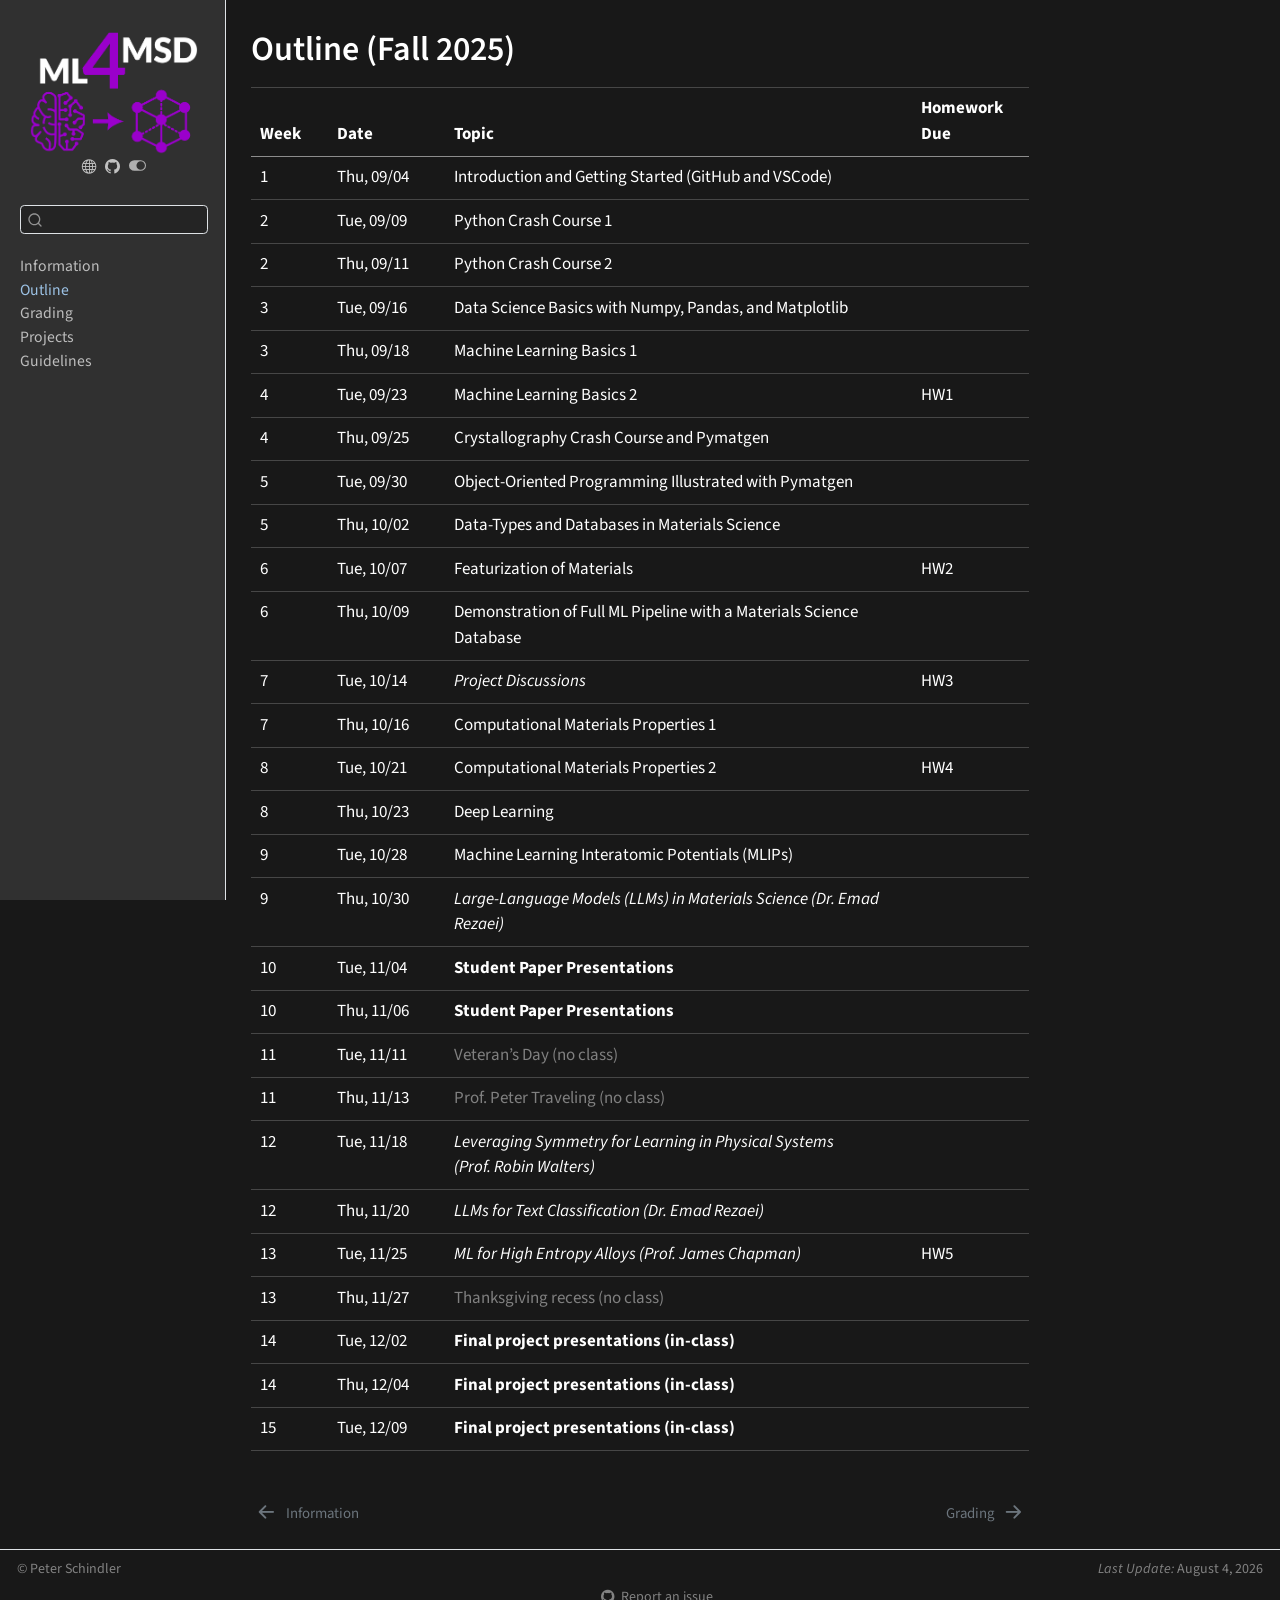
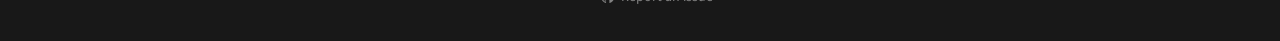
<file: content/syllabus.html>
<!DOCTYPE html>
<html xmlns="http://www.w3.org/1999/xhtml" lang="en" xml:lang="en"><head>

<meta charset="utf-8">
<meta name="generator" content="quarto-1.10.18">

<meta name="viewport" content="width=device-width, initial-scale=1.0, user-scalable=yes">

<meta name="dcterms.date" content="2026-08-04">

<title>Outline (Fall 2025) – ML4MSD – Machine Learning for Materials Science and Discovery</title>
<style>
/* Default styles provided by pandoc.
** See https://pandoc.org/MANUAL.html#variables-for-html for config info.
*/
span.smallcaps{font-variant: small-caps;}
div.columns{display: flex; gap: 1.5em;}
div.column{flex: auto;}
@media screen {
div.columns{gap: min(4vw, 1.5em);}
div.column{overflow-x: auto;}
}
div.hanging-indent{margin-left: 1.5em; text-indent: -1.5em;}
ul.task-list{list-style: none;}
ul.task-list li input[type="checkbox"] {
  width: 0.8em;
  margin: 0 0.8em 0.2em -1em; /* quarto-specific, see https://github.com/quarto-dev/quarto-cli/issues/4556 */ 
  vertical-align: middle;
}
</style>


<script src="../site_libs/quarto-nav/quarto-nav.js"></script>
<script src="../site_libs/clipboard/clipboard.min.js"></script>
<script src="../site_libs/quarto-search/autocomplete.umd.js"></script>
<script src="../site_libs/quarto-search/fuse.min.js"></script>
<script src="../site_libs/quarto-search/quarto-search.js"></script>
<meta name="quarto:offset" content="../">
<link href="../content/grading.html" rel="next">
<link href="../content/info.html" rel="prev">
<link href="../images/favicon.ico" rel="icon">
<script src="../site_libs/quarto-html/quarto.js" type="module"></script>
<script src="../site_libs/quarto-html/tabsets/tabsets.js" type="module"></script>
<script src="../site_libs/quarto-html/popper.min.js"></script>
<script src="../site_libs/quarto-html/tippy.umd.min.js"></script>
<script src="../site_libs/quarto-html/anchor.min.js"></script>
<link href="../site_libs/quarto-html/tippy.css" rel="stylesheet">
<link href="../site_libs/quarto-html/quarto-syntax-highlighting-64a204ab8560d761af7679ceaba22944.css" rel="stylesheet" class="quarto-color-scheme" id="quarto-text-highlighting-styles">
<link href="../site_libs/quarto-html/quarto-syntax-highlighting-dark-b85bc7c33db8c58e0ec93c3465666fed.css" rel="stylesheet" class="quarto-color-scheme quarto-color-alternate" id="quarto-text-highlighting-styles">
<script src="../site_libs/bootstrap/bootstrap.min.js"></script>
<link href="../site_libs/bootstrap/bootstrap-icons.css" rel="stylesheet">
<link href="../site_libs/bootstrap/bootstrap-65c49191640389d30b6b2df69c2b8ec7.min.css" rel="stylesheet" append-hash="true" class="quarto-color-scheme" id="quarto-bootstrap" data-mode="light">
<link href="../site_libs/bootstrap/bootstrap-dark-8aaea1cc776fd55558d06debd1d5c78a.min.css" rel="stylesheet" append-hash="true" class="quarto-color-scheme quarto-color-alternate" id="quarto-bootstrap" data-mode="dark">
<script id="quarto-search-options" type="application/json">{
  "location": "sidebar",
  "copy-button": false,
  "collapse-after": 3,
  "panel-placement": "start",
  "type": "textbox",
  "limit": 50,
  "keyboard-shortcut": [
    "f",
    "/",
    "s"
  ],
  "show-item-context": false,
  "language": {
    "search-no-results-text": "No results",
    "search-matching-documents-text": "matching documents",
    "search-copy-link-title": "Copy link to search",
    "search-hide-matches-text": "Hide additional matches",
    "search-more-match-text": "more match in this document",
    "search-more-matches-text": "more matches in this document",
    "search-clear-button-title": "Clear",
    "search-text-placeholder": "",
    "search-detached-cancel-button-title": "Cancel",
    "search-submit-button-title": "Submit",
    "search-label": "Search"
  }
}</script>
<script async="" src="https://www.googletagmanager.com/gtag/js?id=G-C2P3YYMPET"></script>

<script type="text/javascript">

window.dataLayer = window.dataLayer || [];
function gtag(){dataLayer.push(arguments);}
gtag('js', new Date());
gtag('config', 'G-C2P3YYMPET', { 'anonymize_ip': true});
</script>


</head>

<body class="nav-sidebar docked quarto-dark"><script id="quarto-html-before-body" type="application/javascript">
    const toggleBodyColorMode = (bsSheetEl) => {
      const mode = bsSheetEl.getAttribute("data-mode");
      const bodyEl = window.document.querySelector("body");
      if (mode === "dark") {
        bodyEl.classList.add("quarto-dark");
        bodyEl.classList.remove("quarto-light");
      } else {
        bodyEl.classList.add("quarto-light");
        bodyEl.classList.remove("quarto-dark");
      }
    }
    const toggleBodyColorPrimary = () => {
      const bsSheetEl = window.document.querySelector("link#quarto-bootstrap:not([rel=disabled-stylesheet])");
      if (bsSheetEl) {
        toggleBodyColorMode(bsSheetEl);
      }
    }
    const setColorSchemeToggle = (alternate) => {
      const toggles = window.document.querySelectorAll('.quarto-color-scheme-toggle');
      for (let i=0; i < toggles.length; i++) {
        const toggle = toggles[i];
        if (toggle) {
          if (alternate) {
            toggle.classList.add("alternate");
          } else {
            toggle.classList.remove("alternate");
          }
        }
      }
    };
    const toggleColorMode = (alternate) => {
      // Switch the stylesheets
      const primaryStylesheets = window.document.querySelectorAll('link.quarto-color-scheme:not(.quarto-color-alternate)');
      const alternateStylesheets = window.document.querySelectorAll('link.quarto-color-scheme.quarto-color-alternate');
      manageTransitions('#quarto-margin-sidebar .nav-link', false);
      if (alternate) {
        // note: dark is layered on light, we don't disable primary!
        enableStylesheet(alternateStylesheets);
        for (const sheetNode of alternateStylesheets) {
          if (sheetNode.id === "quarto-bootstrap") {
            toggleBodyColorMode(sheetNode);
          }
        }
      } else {
        disableStylesheet(alternateStylesheets);
        enableStylesheet(primaryStylesheets)
        toggleBodyColorPrimary();
      }
      manageTransitions('#quarto-margin-sidebar .nav-link', true);
      // Switch the toggles
      setColorSchemeToggle(alternate)
      // Hack to workaround the fact that safari doesn't
      // properly recolor the scrollbar when toggling (#1455)
      if (navigator.userAgent.indexOf('Safari') > 0 && navigator.userAgent.indexOf('Chrome') == -1) {
        manageTransitions("body", false);
        window.scrollTo(0, 1);
        setTimeout(() => {
          window.scrollTo(0, 0);
          manageTransitions("body", true);
        }, 40);
      }
    }
    const disableStylesheet = (stylesheets) => {
      for (let i=0; i < stylesheets.length; i++) {
        const stylesheet = stylesheets[i];
        stylesheet.rel = 'disabled-stylesheet';
      }
    }
    const enableStylesheet = (stylesheets) => {
      for (let i=0; i < stylesheets.length; i++) {
        const stylesheet = stylesheets[i];
        if(stylesheet.rel !== 'stylesheet') { // for Chrome, which will still FOUC without this check
          stylesheet.rel = 'stylesheet';
        }
      }
    }
    const manageTransitions = (selector, allowTransitions) => {
      const els = window.document.querySelectorAll(selector);
      for (let i=0; i < els.length; i++) {
        const el = els[i];
        if (allowTransitions) {
          el.classList.remove('notransition');
        } else {
          el.classList.add('notransition');
        }
      }
    }
    const isFileUrl = () => {
      return window.location.protocol === 'file:';
    }
    const hasAlternateSentinel = () => {
      let styleSentinel = getColorSchemeSentinel();
      if (styleSentinel !== null) {
        return styleSentinel === "alternate";
      } else {
        return false;
      }
    }
    const setStyleSentinel = (alternate) => {
      const value = alternate ? "alternate" : "default";
      if (!isFileUrl()) {
        window.localStorage.setItem("quarto-color-scheme", value);
      } else {
        localAlternateSentinel = value;
      }
    }
    const getColorSchemeSentinel = () => {
      if (!isFileUrl()) {
        const storageValue = window.localStorage.getItem("quarto-color-scheme");
        return storageValue != null ? storageValue : localAlternateSentinel;
      } else {
        return localAlternateSentinel;
      }
    }
    const toggleGiscusIfUsed = (isAlternate, darkModeDefault) => {
      const baseTheme = document.querySelector('#giscus-base-theme')?.value ?? 'light';
      const alternateTheme = document.querySelector('#giscus-alt-theme')?.value ?? 'dark';
      let newTheme = '';
      if(authorPrefersDark) {
        newTheme = isAlternate ? baseTheme : alternateTheme;
      } else {
        newTheme = isAlternate ? alternateTheme : baseTheme;
      }
      const changeGiscusTheme = () => {
        // From: https://github.com/giscus/giscus/issues/336
        const sendMessage = (message) => {
          const iframe = document.querySelector('iframe.giscus-frame');
          if (!iframe) return;
          iframe.contentWindow.postMessage({ giscus: message }, 'https://giscus.app');
        }
        sendMessage({
          setConfig: {
            theme: newTheme
          }
        });
      }
      const isGiscussLoaded = window.document.querySelector('iframe.giscus-frame') !== null;
      if (isGiscussLoaded) {
        changeGiscusTheme();
      }
    };
    const authorPrefersDark = true;
    const darkModeDefault = authorPrefersDark;
    let localAlternateSentinel = darkModeDefault ? 'alternate' : 'default';
    // Dark / light mode switch
    window.quartoToggleColorScheme = () => {
      // Read the current dark / light value
      let toAlternate = !hasAlternateSentinel();
      toggleColorMode(toAlternate);
      setStyleSentinel(toAlternate);
      toggleGiscusIfUsed(toAlternate, darkModeDefault);
      window.dispatchEvent(new Event('resize'));
    };
    // Switch to dark mode if need be
    if (hasAlternateSentinel()) {
      toggleColorMode(true);
    } else {
      toggleColorMode(false);
    }
  </script>

<div id="quarto-search-results"></div>
  <header id="quarto-header" class="headroom fixed-top">
  <nav class="quarto-secondary-nav">
    <div class="container-fluid d-flex">
      <button type="button" class="quarto-btn-toggle btn" data-bs-toggle="collapse" role="button" data-bs-target=".quarto-sidebar-collapse-item" aria-controls="quarto-sidebar" aria-expanded="false" aria-label="Toggle sidebar navigation" onclick="if (window.quartoToggleHeadroom) { window.quartoToggleHeadroom(); }">
        <i class="bi bi-layout-text-sidebar-reverse"></i>
      </button>
        <nav class="quarto-page-breadcrumbs" aria-label="breadcrumb"><ol class="breadcrumb"><li class="breadcrumb-item"><a href="../content/syllabus.html">Outline</a></li></ol></nav>
        <a class="flex-grow-1" role="navigation" data-bs-toggle="collapse" data-bs-target=".quarto-sidebar-collapse-item" aria-controls="quarto-sidebar" aria-expanded="false" aria-label="Toggle sidebar navigation" onclick="if (window.quartoToggleHeadroom) { window.quartoToggleHeadroom(); }">      
        </a>
      <button type="button" class="btn quarto-search-button" aria-label="Search" onclick="window.quartoOpenSearch();">
        <i class="bi bi-search"></i>
      </button>
    </div>
  </nav>
</header>
<!-- content -->
<div id="quarto-content" class="quarto-container page-columns page-rows-contents page-layout-article">
<!-- sidebar -->
  <nav id="quarto-sidebar" class="sidebar collapse collapse-horizontal quarto-sidebar-collapse-item sidebar-navigation docked overflow-auto">
    <div class="pt-lg-2 mt-2 text-center sidebar-header">
      <a href="../index.html" class="sidebar-logo-link">
      <img src="../images/ML4MSD_logo.png" alt="" class="sidebar-logo light-content py-0 d-lg-inline d-none">
      <img src="../images/ML4MSD_logo.png" alt="" class="sidebar-logo dark-content py-0 d-lg-inline d-none">
      </a>
      <div class="sidebar-tools-main tools-wide">
    <a href="https://www.d2r2group.com" title="d2r2group.com" class="quarto-navigation-tool px-1" aria-label="d2r2group.com"><i class="bi bi-globe"></i></a>
    <a href="https://github.com/d2r2group/ML4MSD" title="GitHub Repository" class="quarto-navigation-tool px-1" aria-label="GitHub Repository"><i class="bi bi-github"></i></a>
  <a href="" class="quarto-color-scheme-toggle quarto-navigation-tool  px-1" onclick="window.quartoToggleColorScheme(); return false;" title="Toggle dark mode"><i class="bi"></i></a>
</div>
      </div>
        <div class="mt-2 flex-shrink-0 align-items-center">
        <div class="sidebar-search">
        <div id="quarto-search" class="" title="Search"></div>
        </div>
        </div>
    <div class="sidebar-menu-container"> 
    <ul class="list-unstyled mt-1">
        <li class="sidebar-item">
  <div class="sidebar-item-container"> 
  <a href="../content/info.html" class="sidebar-item-text sidebar-link">
 <span class="menu-text">Information</span></a>
  </div>
</li>
        <li class="sidebar-item">
  <div class="sidebar-item-container"> 
  <a href="../content/syllabus.html" class="sidebar-item-text sidebar-link active">
 <span class="menu-text">Outline</span></a>
  </div>
</li>
        <li class="sidebar-item">
  <div class="sidebar-item-container"> 
  <a href="../content/grading.html" class="sidebar-item-text sidebar-link">
 <span class="menu-text">Grading</span></a>
  </div>
</li>
        <li class="sidebar-item">
  <div class="sidebar-item-container"> 
  <a href="../content/final_project.html" class="sidebar-item-text sidebar-link">
 <span class="menu-text">Projects</span></a>
  </div>
</li>
        <li class="sidebar-item">
  <div class="sidebar-item-container"> 
  <a href="../content/other.html" class="sidebar-item-text sidebar-link">
 <span class="menu-text">Guidelines</span></a>
  </div>
</li>
    </ul>
    </div>
</nav>
<div id="quarto-sidebar-glass" class="quarto-sidebar-collapse-item" data-bs-toggle="collapse" data-bs-target=".quarto-sidebar-collapse-item"></div>
<!-- margin-sidebar -->
    <div id="quarto-margin-sidebar" class="sidebar margin-sidebar zindex-bottom">
        
    </div>
<!-- main -->
<main class="content" id="quarto-document-content"><header id="title-block-header" class="quarto-title-block"><h1 class="title display-7">Outline (Fall 2025)</h1></header>


<header id="title-block-header">


</header>


<table class="caption-top table">
<colgroup>
<col style="width: 10%">
<col style="width: 15%">
<col style="width: 60%">
<col style="width: 15%">
</colgroup>
<thead>
<tr class="header">
<th style="text-align: left;">Week</th>
<th style="text-align: left;">Date</th>
<th style="text-align: left;">Topic</th>
<th style="text-align: left;">Homework Due</th>
</tr>
</thead>
<tbody>
<tr class="odd">
<td style="text-align: left;">1</td>
<td style="text-align: left;">Thu, 09/04</td>
<td style="text-align: left;">Introduction and Getting Started (GitHub and VSCode)</td>
<td style="text-align: left;"></td>
</tr>
<tr class="even">
<td style="text-align: left;">2</td>
<td style="text-align: left;">Tue, 09/09</td>
<td style="text-align: left;">Python Crash Course 1</td>
<td style="text-align: left;"></td>
</tr>
<tr class="odd">
<td style="text-align: left;">2</td>
<td style="text-align: left;">Thu, 09/11</td>
<td style="text-align: left;">Python Crash Course 2</td>
<td style="text-align: left;"></td>
</tr>
<tr class="even">
<td style="text-align: left;">3</td>
<td style="text-align: left;">Tue, 09/16</td>
<td style="text-align: left;">Data Science Basics with Numpy, Pandas, and Matplotlib</td>
<td style="text-align: left;"></td>
</tr>
<tr class="odd">
<td style="text-align: left;">3</td>
<td style="text-align: left;">Thu, 09/18</td>
<td style="text-align: left;">Machine Learning Basics 1</td>
<td style="text-align: left;"></td>
</tr>
<tr class="even">
<td style="text-align: left;">4</td>
<td style="text-align: left;">Tue, 09/23</td>
<td style="text-align: left;">Machine Learning Basics 2</td>
<td style="text-align: left;">HW1</td>
</tr>
<tr class="odd">
<td style="text-align: left;">4</td>
<td style="text-align: left;">Thu, 09/25</td>
<td style="text-align: left;">Crystallography Crash Course and Pymatgen</td>
<td style="text-align: left;"></td>
</tr>
<tr class="even">
<td style="text-align: left;">5</td>
<td style="text-align: left;">Tue, 09/30</td>
<td style="text-align: left;">Object-Oriented Programming Illustrated with Pymatgen</td>
<td style="text-align: left;"></td>
</tr>
<tr class="odd">
<td style="text-align: left;">5</td>
<td style="text-align: left;">Thu, 10/02</td>
<td style="text-align: left;">Data-Types and Databases in Materials Science</td>
<td style="text-align: left;"></td>
</tr>
<tr class="even">
<td style="text-align: left;">6</td>
<td style="text-align: left;">Tue, 10/07</td>
<td style="text-align: left;">Featurization of Materials</td>
<td style="text-align: left;">HW2</td>
</tr>
<tr class="odd">
<td style="text-align: left;">6</td>
<td style="text-align: left;">Thu, 10/09</td>
<td style="text-align: left;">Demonstration of Full ML Pipeline with a Materials Science Database</td>
<td style="text-align: left;"></td>
</tr>
<tr class="even">
<td style="text-align: left;">7</td>
<td style="text-align: left;">Tue, 10/14</td>
<td style="text-align: left;"><em>Project Discussions</em></td>
<td style="text-align: left;">HW3</td>
</tr>
<tr class="odd">
<td style="text-align: left;">7</td>
<td style="text-align: left;">Thu, 10/16</td>
<td style="text-align: left;">Computational Materials Properties 1</td>
<td style="text-align: left;"></td>
</tr>
<tr class="even">
<td style="text-align: left;">8</td>
<td style="text-align: left;">Tue, 10/21</td>
<td style="text-align: left;">Computational Materials Properties 2</td>
<td style="text-align: left;">HW4</td>
</tr>
<tr class="odd">
<td style="text-align: left;">8</td>
<td style="text-align: left;">Thu, 10/23</td>
<td style="text-align: left;">Deep Learning</td>
<td style="text-align: left;"></td>
</tr>
<tr class="even">
<td style="text-align: left;">9</td>
<td style="text-align: left;">Tue, 10/28</td>
<td style="text-align: left;">Machine Learning Interatomic Potentials (MLIPs)</td>
<td style="text-align: left;"></td>
</tr>
<tr class="odd">
<td style="text-align: left;">9</td>
<td style="text-align: left;">Thu, 10/30</td>
<td style="text-align: left;"><em>Large-Language Models (LLMs) in Materials Science (Dr.&nbsp;Emad Rezaei)</em></td>
<td style="text-align: left;"></td>
</tr>
<tr class="even">
<td style="text-align: left;">10</td>
<td style="text-align: left;">Tue, 11/04</td>
<td style="text-align: left;"><strong>Student Paper Presentations</strong></td>
<td style="text-align: left;"></td>
</tr>
<tr class="odd">
<td style="text-align: left;">10</td>
<td style="text-align: left;">Thu, 11/06</td>
<td style="text-align: left;"><strong>Student Paper Presentations</strong></td>
<td style="text-align: left;"></td>
</tr>
<tr class="even">
<td style="text-align: left;">11</td>
<td style="text-align: left;">Tue, 11/11</td>
<td style="text-align: left;"><span style="color:gray">Veteran’s Day (no class)</span></td>
<td style="text-align: left;"></td>
</tr>
<tr class="odd">
<td style="text-align: left;">11</td>
<td style="text-align: left;">Thu, 11/13</td>
<td style="text-align: left;"><span style="color:gray">Prof.&nbsp;Peter Traveling (no class)</span></td>
<td style="text-align: left;"></td>
</tr>
<tr class="even">
<td style="text-align: left;">12</td>
<td style="text-align: left;">Tue, 11/18</td>
<td style="text-align: left;"><em>Leveraging Symmetry for Learning in Physical Systems (Prof.&nbsp;Robin Walters)</em></td>
<td style="text-align: left;"></td>
</tr>
<tr class="odd">
<td style="text-align: left;">12</td>
<td style="text-align: left;">Thu, 11/20</td>
<td style="text-align: left;"><em>LLMs for Text Classification (Dr.&nbsp;Emad Rezaei)</em></td>
<td style="text-align: left;"></td>
</tr>
<tr class="even">
<td style="text-align: left;">13</td>
<td style="text-align: left;">Tue, 11/25</td>
<td style="text-align: left;"><em>ML for High Entropy Alloys (Prof.&nbsp;James Chapman)</em></td>
<td style="text-align: left;">HW5</td>
</tr>
<tr class="odd">
<td style="text-align: left;">13</td>
<td style="text-align: left;">Thu, 11/27</td>
<td style="text-align: left;"><span style="color:gray">Thanksgiving recess (no class)</span></td>
<td style="text-align: left;"></td>
</tr>
<tr class="even">
<td style="text-align: left;">14</td>
<td style="text-align: left;">Tue, 12/02</td>
<td style="text-align: left;"><strong>Final project presentations (in-class)</strong></td>
<td style="text-align: left;"></td>
</tr>
<tr class="odd">
<td style="text-align: left;">14</td>
<td style="text-align: left;">Thu, 12/04</td>
<td style="text-align: left;"><strong>Final project presentations (in-class)</strong></td>
<td style="text-align: left;"></td>
</tr>
<tr class="even">
<td style="text-align: left;">15</td>
<td style="text-align: left;">Tue, 12/09</td>
<td style="text-align: left;"><strong>Final project presentations (in-class)</strong></td>
<td style="text-align: left;"></td>
</tr>
</tbody>
</table>



</main> <!-- /main -->
<script id="quarto-html-after-body" type="application/javascript">
  window.document.addEventListener("DOMContentLoaded", function (event) {
    // Ensure there is a toggle, if there isn't float one in the top right
    if (window.document.querySelector('.quarto-color-scheme-toggle') === null) {
      const a = window.document.createElement('a');
      a.classList.add('top-right');
      a.classList.add('quarto-color-scheme-toggle');
      a.href = "";
      a.onclick = function() { try { window.quartoToggleColorScheme(); } catch {} return false; };
      const i = window.document.createElement("i");
      i.classList.add('bi');
      a.appendChild(i);
      window.document.body.appendChild(a);
    }
    setColorSchemeToggle(hasAlternateSentinel())
    const icon = "";
    const anchorJS = new window.AnchorJS();
    anchorJS.options = {
      placement: 'right',
      icon: icon
    };
    anchorJS.add('.anchored');
    const isCodeAnnotation = (el) => {
      for (const clz of el.classList) {
        if (clz.startsWith('code-annotation-')) {                     
          return true;
        }
      }
      return false;
    }
    const onCopySuccess = function(e) {
      // button target
      const button = e.trigger;
      // don't keep focus
      button.blur();
      // flash "checked"
      button.classList.add('code-copy-button-checked');
      var currentTitle = button.getAttribute("title");
      button.setAttribute("title", "Copied!");
      let tooltip;
      if (window.bootstrap) {
        button.setAttribute("data-bs-toggle", "tooltip");
        button.setAttribute("data-bs-placement", "left");
        button.setAttribute("data-bs-title", "Copied!");
        tooltip = new bootstrap.Tooltip(button, 
          { trigger: "manual", 
            customClass: "code-copy-button-tooltip",
            offset: [0, -8]});
        tooltip.show();    
      }
      setTimeout(function() {
        if (tooltip) {
          tooltip.hide();
          button.removeAttribute("data-bs-title");
          button.removeAttribute("data-bs-toggle");
          button.removeAttribute("data-bs-placement");
        }
        button.setAttribute("title", currentTitle);
        button.classList.remove('code-copy-button-checked');
      }, 1000);
      // clear code selection
      e.clearSelection();
    }
    const getTextToCopy = function(trigger) {
      const outerScaffold = trigger.parentElement.cloneNode(true);
      const codeEl = outerScaffold.querySelector('code');
      for (const childEl of codeEl.children) {
        if (isCodeAnnotation(childEl)) {
          childEl.remove();
        }
      }
      return codeEl.innerText;
    }
    const clipboard = new window.ClipboardJS('.code-copy-button:not([data-in-quarto-modal])', {
      text: getTextToCopy
    });
    clipboard.on('success', onCopySuccess);
    if (window.document.getElementById('quarto-embedded-source-code-modal')) {
      const clipboardModal = new window.ClipboardJS('.code-copy-button[data-in-quarto-modal]', {
        text: getTextToCopy,
        container: window.document.getElementById('quarto-embedded-source-code-modal')
      });
      clipboardModal.on('success', onCopySuccess);
    }
      var localhostRegex = new RegExp(/^(?:http|https):\/\/localhost\:?[0-9]*\//);
      var mailtoRegex = new RegExp(/^mailto:/);
        var filterRegex = new RegExp("https:\/\/ml4msd\.d2r2group\.com");
      var isInternal = (href) => {
          return filterRegex.test(href) || localhostRegex.test(href) || mailtoRegex.test(href);
      }
      // Inspect non-navigation links and adorn them if external
     var links = window.document.querySelectorAll('a[href]:not(.nav-link):not(.navbar-brand):not(.toc-action):not(.sidebar-link):not(.sidebar-item-toggle):not(.pagination-link):not(.no-external):not([aria-hidden]):not(.dropdown-item):not(.quarto-navigation-tool):not(.about-link)');
      for (var i=0; i<links.length; i++) {
        const link = links[i];
        if (!isInternal(link.href)) {
          // undo the damage that might have been done by quarto-nav.js in the case of
          // links that we want to consider external
          if (link.dataset.originalHref !== undefined) {
            link.href = link.dataset.originalHref;
          }
            // target, if specified
            link.setAttribute("target", "_blank");
            if (link.getAttribute("rel") === null) {
              link.setAttribute("rel", "noopener");
            }
        }
      }
    function tippyHover(el, contentFn, onTriggerFn, onUntriggerFn) {
      const config = {
        allowHTML: true,
        maxWidth: 500,
        delay: 100,
        arrow: false,
        appendTo: function(el) {
            return el.parentElement;
        },
        interactive: true,
        interactiveBorder: 10,
        theme: 'quarto',
        placement: 'bottom-start',
      };
      if (contentFn) {
        config.content = contentFn;
      }
      if (onTriggerFn) {
        config.onTrigger = onTriggerFn;
      }
      if (onUntriggerFn) {
        config.onUntrigger = onUntriggerFn;
      }
      window.tippy(el, config); 
    }
    const noterefs = window.document.querySelectorAll('a[role="doc-noteref"]');
    for (var i=0; i<noterefs.length; i++) {
      const ref = noterefs[i];
      tippyHover(ref, function() {
        // use id or data attribute instead here
        let href = ref.getAttribute('data-footnote-href') || ref.getAttribute('href');
        try { href = new URL(href).hash; } catch {}
        const id = href.replace(/^#\/?/, "");
        const note = window.document.getElementById(id);
        if (note) {
          return note.innerHTML;
        } else {
          return "";
        }
      });
    }
    const xrefs = window.document.querySelectorAll('a.quarto-xref');
    const processXRef = (id, note) => {
      // Strip column container classes
      const stripColumnClz = (el) => {
        el.classList.remove("page-full", "page-columns");
        if (el.children) {
          for (const child of el.children) {
            stripColumnClz(child);
          }
        }
      }
      stripColumnClz(note)
      if (id === null || id.startsWith('sec-')) {
        // Special case sections, only their first couple elements
        const container = document.createElement("div");
        if (note.children && note.children.length > 2) {
          container.appendChild(note.children[0].cloneNode(true));
          for (let i = 1; i < note.children.length; i++) {
            const child = note.children[i];
            if (child.tagName === "P" && child.innerText === "") {
              continue;
            } else {
              container.appendChild(child.cloneNode(true));
              break;
            }
          }
          if (window.Quarto?.typesetMath) {
            window.Quarto.typesetMath(container);
          }
          return container.innerHTML
        } else {
          if (window.Quarto?.typesetMath) {
            window.Quarto.typesetMath(note);
          }
          return note.innerHTML;
        }
      } else {
        // Remove any anchor links if they are present
        const anchorLink = note.querySelector('a.anchorjs-link');
        if (anchorLink) {
          anchorLink.remove();
        }
        if (window.Quarto?.typesetMath) {
          window.Quarto.typesetMath(note);
        }
        if (note.classList.contains("callout")) {
          return note.outerHTML;
        } else {
          return note.innerHTML;
        }
      }
    }
    for (var i=0; i<xrefs.length; i++) {
      const xref = xrefs[i];
      tippyHover(xref, undefined, function(instance) {
        instance.disable();
        let url = xref.getAttribute('href');
        let hash = undefined; 
        if (url.startsWith('#')) {
          hash = url;
        } else {
          try { hash = new URL(url).hash; } catch {}
        }
        if (hash) {
          const id = hash.replace(/^#\/?/, "");
          const note = window.document.getElementById(id);
          if (note !== null) {
            try {
              const html = processXRef(id, note.cloneNode(true));
              instance.setContent(html);
            } finally {
              instance.enable();
              instance.show();
            }
          } else {
            // See if we can fetch this
            fetch(url.split('#')[0])
            .then(res => res.text())
            .then(html => {
              const parser = new DOMParser();
              const htmlDoc = parser.parseFromString(html, "text/html");
              const note = htmlDoc.getElementById(id);
              if (note !== null) {
                const html = processXRef(id, note);
                instance.setContent(html);
              } 
            }).finally(() => {
              instance.enable();
              instance.show();
            });
          }
        } else {
          // See if we can fetch a full url (with no hash to target)
          // This is a special case and we should probably do some content thinning / targeting
          fetch(url)
          .then(res => res.text())
          .then(html => {
            const parser = new DOMParser();
            const htmlDoc = parser.parseFromString(html, "text/html");
            const note = htmlDoc.querySelector('main.content');
            if (note !== null) {
              // This should only happen for chapter cross references
              // (since there is no id in the URL)
              // remove the first header
              if (note.children.length > 0 && note.children[0].tagName === "HEADER") {
                note.children[0].remove();
              }
              const html = processXRef(null, note);
              instance.setContent(html);
            } 
          }).finally(() => {
            instance.enable();
            instance.show();
          });
        }
      }, function(instance) {
      });
    }
        let selectedAnnoteEl;
        const selectorForAnnotation = ( cell, annotation) => {
          let cellAttr = 'data-code-cell="' + cell + '"';
          let lineAttr = 'data-code-annotation="' +  annotation + '"';
          const selector = 'span[' + cellAttr + '][' + lineAttr + ']';
          return selector;
        }
        const selectCodeLines = (annoteEl) => {
          const doc = window.document;
          const targetCell = annoteEl.getAttribute("data-target-cell");
          const targetAnnotation = annoteEl.getAttribute("data-target-annotation");
          const annoteSpan = window.document.querySelector(selectorForAnnotation(targetCell, targetAnnotation));
          const lines = annoteSpan.getAttribute("data-code-lines").split(",");
          const lineIds = lines.map((line) => {
            return targetCell + "-" + line;
          })
          let top = null;
          let height = null;
          let parent = null;
          if (lineIds.length > 0) {
              //compute the position of the single el (top and bottom and make a div)
              const el = window.document.getElementById(lineIds[0]);
              top = el.offsetTop;
              height = el.offsetHeight;
              parent = el.parentElement.parentElement;
            if (lineIds.length > 1) {
              const lastEl = window.document.getElementById(lineIds[lineIds.length - 1]);
              const bottom = lastEl.offsetTop + lastEl.offsetHeight;
              height = bottom - top;
            }
            if (top !== null && height !== null && parent !== null) {
              // cook up a div (if necessary) and position it 
              let div = window.document.getElementById("code-annotation-line-highlight");
              if (div === null) {
                div = window.document.createElement("div");
                div.setAttribute("id", "code-annotation-line-highlight");
                div.style.position = 'absolute';
                parent.appendChild(div);
              }
              div.style.top = top - 2 + "px";
              div.style.height = height + 4 + "px";
              div.style.left = 0;
              let gutterDiv = window.document.getElementById("code-annotation-line-highlight-gutter");
              if (gutterDiv === null) {
                gutterDiv = window.document.createElement("div");
                gutterDiv.setAttribute("id", "code-annotation-line-highlight-gutter");
                gutterDiv.style.position = 'absolute';
                const codeCell = window.document.getElementById(targetCell);
                const gutter = codeCell.querySelector('.code-annotation-gutter');
                gutter.appendChild(gutterDiv);
              }
              gutterDiv.style.top = top - 2 + "px";
              gutterDiv.style.height = height + 4 + "px";
            }
            selectedAnnoteEl = annoteEl;
          }
        };
        const unselectCodeLines = () => {
          const elementsIds = ["code-annotation-line-highlight", "code-annotation-line-highlight-gutter"];
          elementsIds.forEach((elId) => {
            const div = window.document.getElementById(elId);
            if (div) {
              div.remove();
            }
          });
          selectedAnnoteEl = undefined;
        };
          // Handle positioning of the toggle
      window.addEventListener(
        "resize",
        throttle(() => {
          elRect = undefined;
          if (selectedAnnoteEl) {
            selectCodeLines(selectedAnnoteEl);
          }
        }, 10)
      );
      function throttle(fn, ms) {
      let throttle = false;
      let timer;
        return (...args) => {
          if(!throttle) { // first call gets through
              fn.apply(this, args);
              throttle = true;
          } else { // all the others get throttled
              if(timer) clearTimeout(timer); // cancel #2
              timer = setTimeout(() => {
                fn.apply(this, args);
                timer = throttle = false;
              }, ms);
          }
        };
      }
        // Attach click handler to the DT
        const annoteDls = window.document.querySelectorAll('dt[data-target-cell]');
        for (const annoteDlNode of annoteDls) {
          annoteDlNode.addEventListener('click', (event) => {
            const clickedEl = event.target;
            if (clickedEl !== selectedAnnoteEl) {
              unselectCodeLines();
              const activeEl = window.document.querySelector('dt[data-target-cell].code-annotation-active');
              if (activeEl) {
                activeEl.classList.remove('code-annotation-active');
              }
              selectCodeLines(clickedEl);
              clickedEl.classList.add('code-annotation-active');
            } else {
              // Unselect the line
              unselectCodeLines();
              clickedEl.classList.remove('code-annotation-active');
            }
          });
        }
    const findCites = (el) => {
      const parentEl = el.parentElement;
      if (parentEl) {
        const cites = parentEl.dataset.cites;
        if (cites) {
          return {
            el,
            cites: cites.split(' ')
          };
        } else {
          return findCites(el.parentElement)
        }
      } else {
        return undefined;
      }
    };
    var bibliorefs = window.document.querySelectorAll('a[role="doc-biblioref"]');
    for (var i=0; i<bibliorefs.length; i++) {
      const ref = bibliorefs[i];
      const citeInfo = findCites(ref);
      if (citeInfo) {
        tippyHover(citeInfo.el, function() {
          var popup = window.document.createElement('div');
          citeInfo.cites.forEach(function(cite) {
            var citeDiv = window.document.createElement('div');
            citeDiv.classList.add('hanging-indent');
            citeDiv.classList.add('csl-entry');
            var biblioDiv = window.document.getElementById('ref-' + cite);
            if (biblioDiv) {
              citeDiv.innerHTML = biblioDiv.innerHTML;
            }
            popup.appendChild(citeDiv);
          });
          return popup.innerHTML;
        });
      }
    }
  });
  </script>
<nav class="page-navigation">
  <div class="nav-page nav-page-previous">
      <a href="../content/info.html" class="pagination-link" aria-label="Information">
        <i class="bi bi-arrow-left-short"></i> <span class="nav-page-text">Information</span>
      </a>          
  </div>
  <div class="nav-page nav-page-next">
      <a href="../content/grading.html" class="pagination-link" aria-label="Grading">
        <span class="nav-page-text">Grading</span> <i class="bi bi-arrow-right-short"></i>
      </a>
  </div>
</nav>
</div> <!-- /content -->
<footer class="footer">
  <div class="nav-footer">
    <div class="nav-footer-left">
<p>© Peter Schindler</p>
</div>   
    <div class="nav-footer-center">
      &nbsp;
    <div class="toc-actions"><ul><li><a href="https://github.com/d2r2group/ML4MSD/issues/new" class="toc-action"><i class="bi bi-github"></i>Report an issue</a></li></ul></div></div>
    <div class="nav-footer-right">
<p><em>Last Update:</em> August 4, 2026</p>
</div>
  </div>
</footer>




</body></html>
</file>
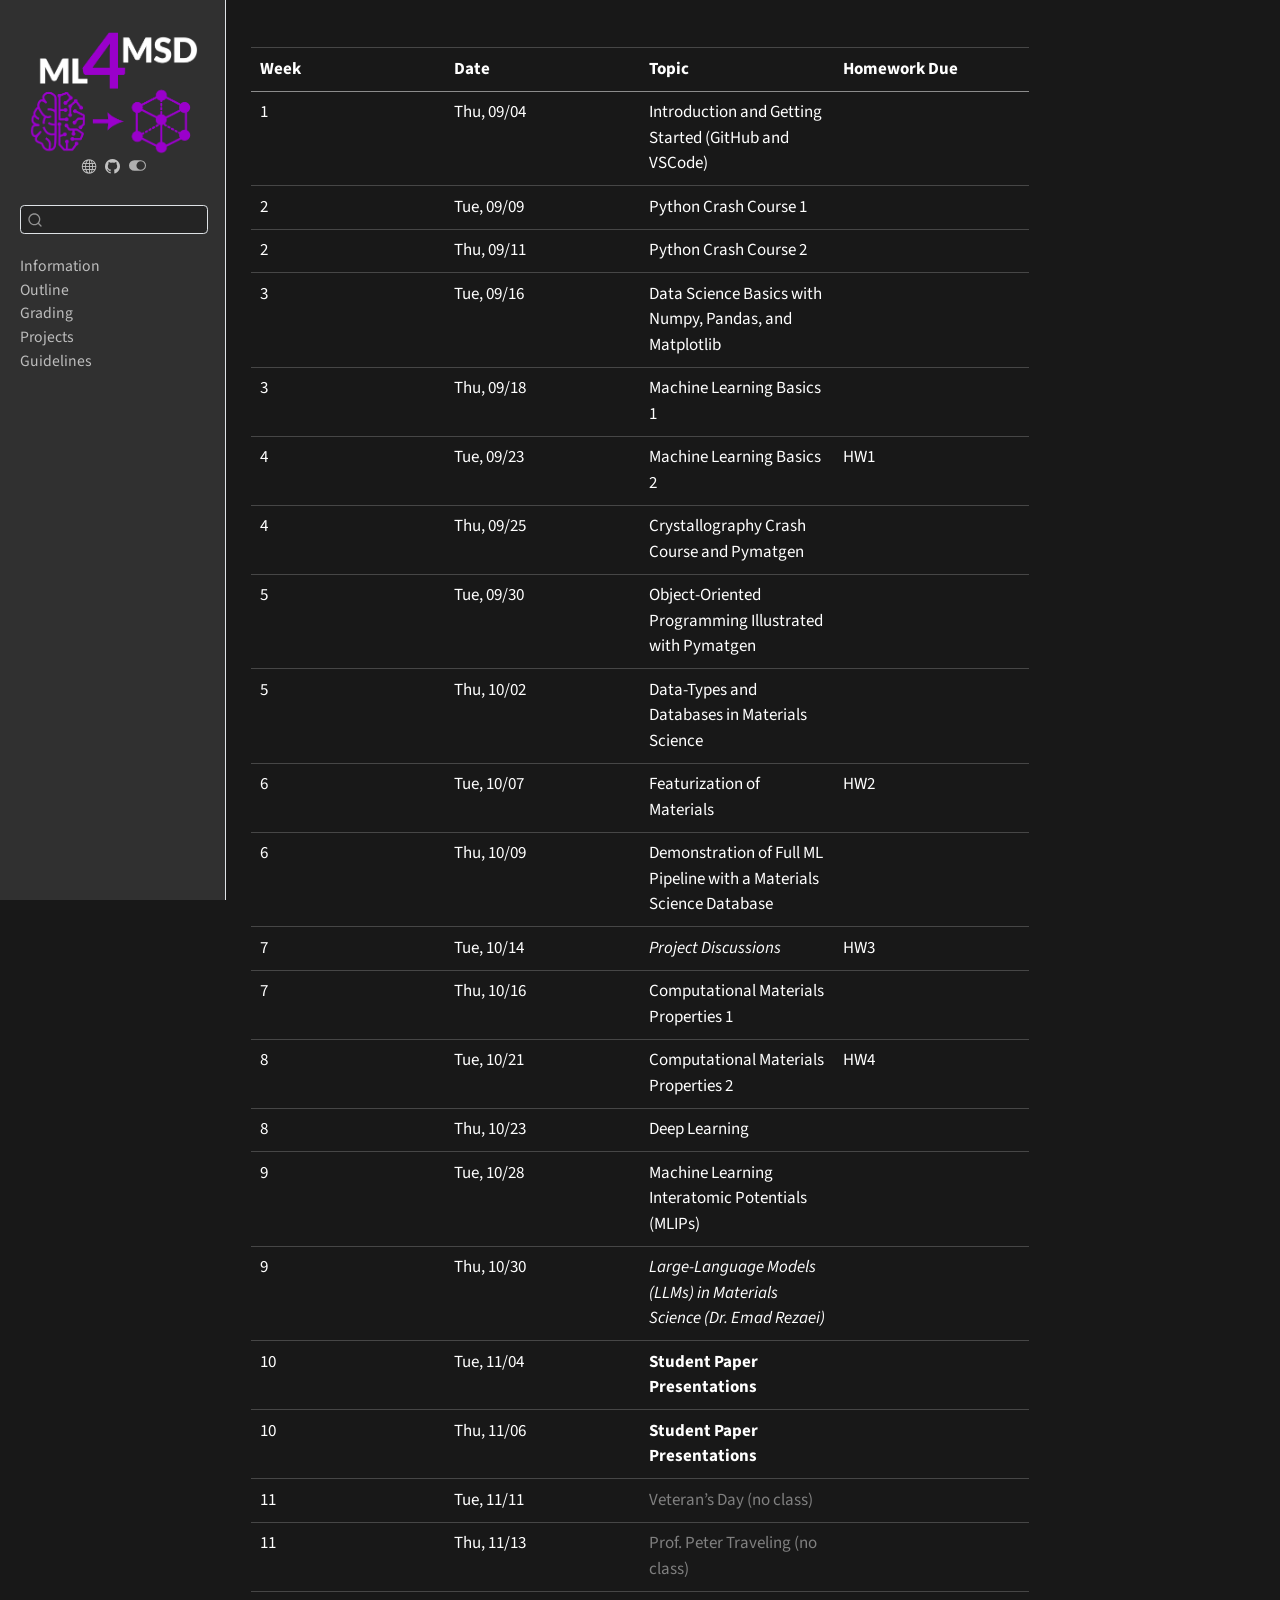
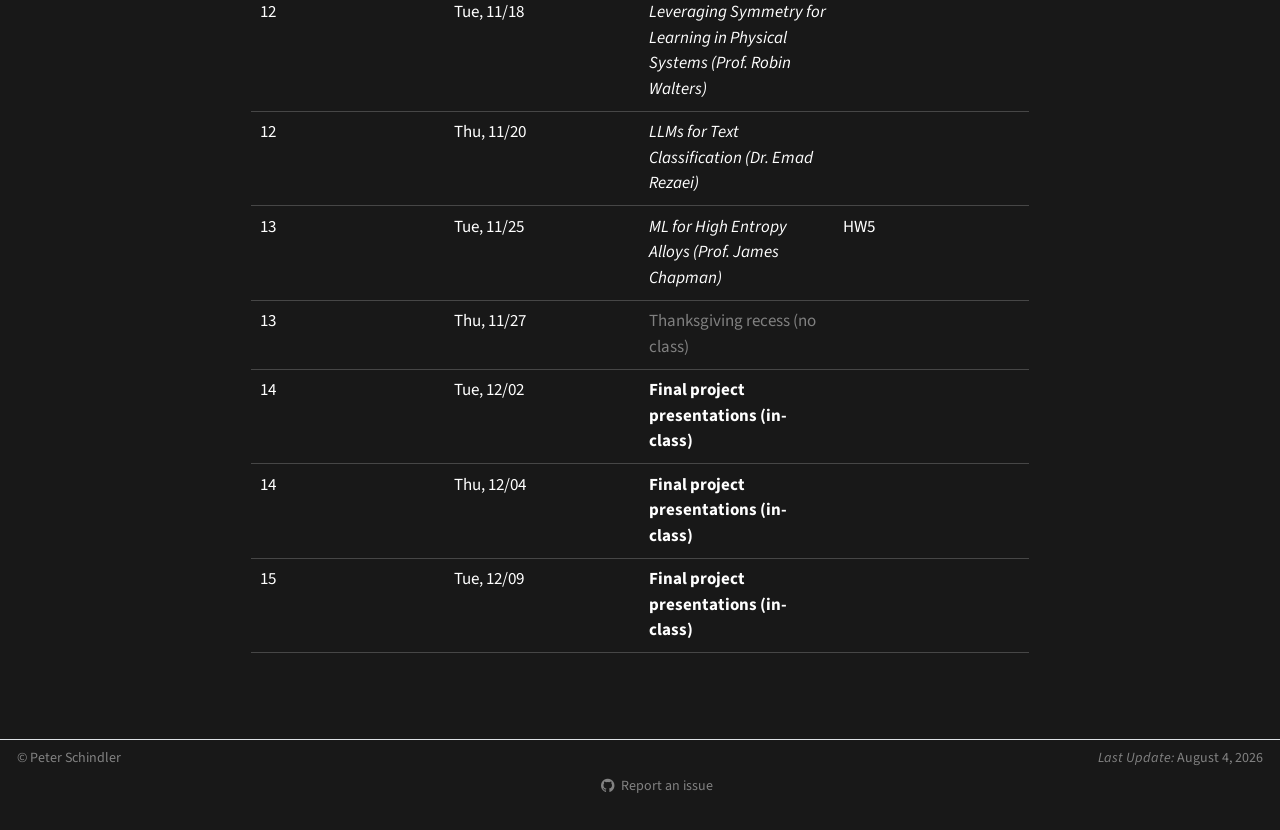
<file: content/syllabus_table.html>
<!DOCTYPE html>
<html xmlns="http://www.w3.org/1999/xhtml" lang="en" xml:lang="en"><head>

<meta charset="utf-8">
<meta name="generator" content="quarto-1.10.18">

<meta name="viewport" content="width=device-width, initial-scale=1.0, user-scalable=yes">

<meta name="dcterms.date" content="2026-08-04">

<title>syllabus_table – ML4MSD -- Machine Learning for Materials Science and Discovery</title>
<style>
/* Default styles provided by pandoc.
** See https://pandoc.org/MANUAL.html#variables-for-html for config info.
*/
span.smallcaps{font-variant: small-caps;}
div.columns{display: flex; gap: 1.5em;}
div.column{flex: auto;}
@media screen {
div.columns{gap: min(4vw, 1.5em);}
div.column{overflow-x: auto;}
}
div.hanging-indent{margin-left: 1.5em; text-indent: -1.5em;}
ul.task-list{list-style: none;}
ul.task-list li input[type="checkbox"] {
  width: 0.8em;
  margin: 0 0.8em 0.2em -1em; /* quarto-specific, see https://github.com/quarto-dev/quarto-cli/issues/4556 */ 
  vertical-align: middle;
}
</style>


<script src="../site_libs/quarto-nav/quarto-nav.js"></script>
<script src="../site_libs/clipboard/clipboard.min.js"></script>
<script src="../site_libs/quarto-search/autocomplete.umd.js"></script>
<script src="../site_libs/quarto-search/fuse.min.js"></script>
<script src="../site_libs/quarto-search/quarto-search.js"></script>
<meta name="quarto:offset" content="../">
<link href="../images/favicon.ico" rel="icon">
<script src="../site_libs/quarto-html/quarto.js" type="module"></script>
<script src="../site_libs/quarto-html/tabsets/tabsets.js" type="module"></script>
<script src="../site_libs/quarto-html/popper.min.js"></script>
<script src="../site_libs/quarto-html/tippy.umd.min.js"></script>
<script src="../site_libs/quarto-html/anchor.min.js"></script>
<link href="../site_libs/quarto-html/tippy.css" rel="stylesheet">
<link href="../site_libs/quarto-html/quarto-syntax-highlighting-64a204ab8560d761af7679ceaba22944.css" rel="stylesheet" class="quarto-color-scheme" id="quarto-text-highlighting-styles">
<link href="../site_libs/quarto-html/quarto-syntax-highlighting-dark-b85bc7c33db8c58e0ec93c3465666fed.css" rel="stylesheet" class="quarto-color-scheme quarto-color-alternate" id="quarto-text-highlighting-styles">
<script src="../site_libs/bootstrap/bootstrap.min.js"></script>
<link href="../site_libs/bootstrap/bootstrap-icons.css" rel="stylesheet">
<link href="../site_libs/bootstrap/bootstrap-65c49191640389d30b6b2df69c2b8ec7.min.css" rel="stylesheet" append-hash="true" class="quarto-color-scheme" id="quarto-bootstrap" data-mode="light">
<link href="../site_libs/bootstrap/bootstrap-dark-8aaea1cc776fd55558d06debd1d5c78a.min.css" rel="stylesheet" append-hash="true" class="quarto-color-scheme quarto-color-alternate" id="quarto-bootstrap" data-mode="dark">
<script id="quarto-search-options" type="application/json">{
  "location": "sidebar",
  "copy-button": false,
  "collapse-after": 3,
  "panel-placement": "start",
  "type": "textbox",
  "limit": 50,
  "keyboard-shortcut": [
    "f",
    "/",
    "s"
  ],
  "show-item-context": false,
  "language": {
    "search-no-results-text": "No results",
    "search-matching-documents-text": "matching documents",
    "search-copy-link-title": "Copy link to search",
    "search-hide-matches-text": "Hide additional matches",
    "search-more-match-text": "more match in this document",
    "search-more-matches-text": "more matches in this document",
    "search-clear-button-title": "Clear",
    "search-text-placeholder": "",
    "search-detached-cancel-button-title": "Cancel",
    "search-submit-button-title": "Submit",
    "search-label": "Search"
  }
}</script>
<script async="" src="https://www.googletagmanager.com/gtag/js?id=G-C2P3YYMPET"></script>

<script type="text/javascript">

window.dataLayer = window.dataLayer || [];
function gtag(){dataLayer.push(arguments);}
gtag('js', new Date());
gtag('config', 'G-C2P3YYMPET', { 'anonymize_ip': true});
</script>


</head>

<body class="nav-sidebar docked quarto-dark"><script id="quarto-html-before-body" type="application/javascript">
    const toggleBodyColorMode = (bsSheetEl) => {
      const mode = bsSheetEl.getAttribute("data-mode");
      const bodyEl = window.document.querySelector("body");
      if (mode === "dark") {
        bodyEl.classList.add("quarto-dark");
        bodyEl.classList.remove("quarto-light");
      } else {
        bodyEl.classList.add("quarto-light");
        bodyEl.classList.remove("quarto-dark");
      }
    }
    const toggleBodyColorPrimary = () => {
      const bsSheetEl = window.document.querySelector("link#quarto-bootstrap:not([rel=disabled-stylesheet])");
      if (bsSheetEl) {
        toggleBodyColorMode(bsSheetEl);
      }
    }
    const setColorSchemeToggle = (alternate) => {
      const toggles = window.document.querySelectorAll('.quarto-color-scheme-toggle');
      for (let i=0; i < toggles.length; i++) {
        const toggle = toggles[i];
        if (toggle) {
          if (alternate) {
            toggle.classList.add("alternate");
          } else {
            toggle.classList.remove("alternate");
          }
        }
      }
    };
    const toggleColorMode = (alternate) => {
      // Switch the stylesheets
      const primaryStylesheets = window.document.querySelectorAll('link.quarto-color-scheme:not(.quarto-color-alternate)');
      const alternateStylesheets = window.document.querySelectorAll('link.quarto-color-scheme.quarto-color-alternate');
      manageTransitions('#quarto-margin-sidebar .nav-link', false);
      if (alternate) {
        // note: dark is layered on light, we don't disable primary!
        enableStylesheet(alternateStylesheets);
        for (const sheetNode of alternateStylesheets) {
          if (sheetNode.id === "quarto-bootstrap") {
            toggleBodyColorMode(sheetNode);
          }
        }
      } else {
        disableStylesheet(alternateStylesheets);
        enableStylesheet(primaryStylesheets)
        toggleBodyColorPrimary();
      }
      manageTransitions('#quarto-margin-sidebar .nav-link', true);
      // Switch the toggles
      setColorSchemeToggle(alternate)
      // Hack to workaround the fact that safari doesn't
      // properly recolor the scrollbar when toggling (#1455)
      if (navigator.userAgent.indexOf('Safari') > 0 && navigator.userAgent.indexOf('Chrome') == -1) {
        manageTransitions("body", false);
        window.scrollTo(0, 1);
        setTimeout(() => {
          window.scrollTo(0, 0);
          manageTransitions("body", true);
        }, 40);
      }
    }
    const disableStylesheet = (stylesheets) => {
      for (let i=0; i < stylesheets.length; i++) {
        const stylesheet = stylesheets[i];
        stylesheet.rel = 'disabled-stylesheet';
      }
    }
    const enableStylesheet = (stylesheets) => {
      for (let i=0; i < stylesheets.length; i++) {
        const stylesheet = stylesheets[i];
        if(stylesheet.rel !== 'stylesheet') { // for Chrome, which will still FOUC without this check
          stylesheet.rel = 'stylesheet';
        }
      }
    }
    const manageTransitions = (selector, allowTransitions) => {
      const els = window.document.querySelectorAll(selector);
      for (let i=0; i < els.length; i++) {
        const el = els[i];
        if (allowTransitions) {
          el.classList.remove('notransition');
        } else {
          el.classList.add('notransition');
        }
      }
    }
    const isFileUrl = () => {
      return window.location.protocol === 'file:';
    }
    const hasAlternateSentinel = () => {
      let styleSentinel = getColorSchemeSentinel();
      if (styleSentinel !== null) {
        return styleSentinel === "alternate";
      } else {
        return false;
      }
    }
    const setStyleSentinel = (alternate) => {
      const value = alternate ? "alternate" : "default";
      if (!isFileUrl()) {
        window.localStorage.setItem("quarto-color-scheme", value);
      } else {
        localAlternateSentinel = value;
      }
    }
    const getColorSchemeSentinel = () => {
      if (!isFileUrl()) {
        const storageValue = window.localStorage.getItem("quarto-color-scheme");
        return storageValue != null ? storageValue : localAlternateSentinel;
      } else {
        return localAlternateSentinel;
      }
    }
    const toggleGiscusIfUsed = (isAlternate, darkModeDefault) => {
      const baseTheme = document.querySelector('#giscus-base-theme')?.value ?? 'light';
      const alternateTheme = document.querySelector('#giscus-alt-theme')?.value ?? 'dark';
      let newTheme = '';
      if(authorPrefersDark) {
        newTheme = isAlternate ? baseTheme : alternateTheme;
      } else {
        newTheme = isAlternate ? alternateTheme : baseTheme;
      }
      const changeGiscusTheme = () => {
        // From: https://github.com/giscus/giscus/issues/336
        const sendMessage = (message) => {
          const iframe = document.querySelector('iframe.giscus-frame');
          if (!iframe) return;
          iframe.contentWindow.postMessage({ giscus: message }, 'https://giscus.app');
        }
        sendMessage({
          setConfig: {
            theme: newTheme
          }
        });
      }
      const isGiscussLoaded = window.document.querySelector('iframe.giscus-frame') !== null;
      if (isGiscussLoaded) {
        changeGiscusTheme();
      }
    };
    const authorPrefersDark = true;
    const darkModeDefault = authorPrefersDark;
    let localAlternateSentinel = darkModeDefault ? 'alternate' : 'default';
    // Dark / light mode switch
    window.quartoToggleColorScheme = () => {
      // Read the current dark / light value
      let toAlternate = !hasAlternateSentinel();
      toggleColorMode(toAlternate);
      setStyleSentinel(toAlternate);
      toggleGiscusIfUsed(toAlternate, darkModeDefault);
      window.dispatchEvent(new Event('resize'));
    };
    // Switch to dark mode if need be
    if (hasAlternateSentinel()) {
      toggleColorMode(true);
    } else {
      toggleColorMode(false);
    }
  </script>

<div id="quarto-search-results"></div>
  <header id="quarto-header" class="headroom fixed-top">
  <nav class="quarto-secondary-nav">
    <div class="container-fluid d-flex">
      <button type="button" class="quarto-btn-toggle btn" data-bs-toggle="collapse" role="button" data-bs-target=".quarto-sidebar-collapse-item" aria-controls="quarto-sidebar" aria-expanded="false" aria-label="Toggle sidebar navigation" onclick="if (window.quartoToggleHeadroom) { window.quartoToggleHeadroom(); }">
        <i class="bi bi-layout-text-sidebar-reverse"></i>
      </button>
        <nav class="quarto-page-breadcrumbs" aria-label="breadcrumb"><ol class="breadcrumb"></ol></nav>
        <a class="flex-grow-1" role="navigation" data-bs-toggle="collapse" data-bs-target=".quarto-sidebar-collapse-item" aria-controls="quarto-sidebar" aria-expanded="false" aria-label="Toggle sidebar navigation" onclick="if (window.quartoToggleHeadroom) { window.quartoToggleHeadroom(); }">      
        </a>
      <button type="button" class="btn quarto-search-button" aria-label="Search" onclick="window.quartoOpenSearch();">
        <i class="bi bi-search"></i>
      </button>
    </div>
  </nav>
</header>
<!-- content -->
<div id="quarto-content" class="quarto-container page-columns page-rows-contents page-layout-article">
<!-- sidebar -->
  <nav id="quarto-sidebar" class="sidebar collapse collapse-horizontal quarto-sidebar-collapse-item sidebar-navigation docked overflow-auto">
    <div class="pt-lg-2 mt-2 text-center sidebar-header">
      <a href="../index.html" class="sidebar-logo-link">
      <img src="../images/ML4MSD_logo.png" alt="" class="sidebar-logo light-content py-0 d-lg-inline d-none">
      <img src="../images/ML4MSD_logo.png" alt="" class="sidebar-logo dark-content py-0 d-lg-inline d-none">
      </a>
      <div class="sidebar-tools-main tools-wide">
    <a href="https://www.d2r2group.com" title="d2r2group.com" class="quarto-navigation-tool px-1" aria-label="d2r2group.com"><i class="bi bi-globe"></i></a>
    <a href="https://github.com/d2r2group/ML4MSD" title="GitHub Repository" class="quarto-navigation-tool px-1" aria-label="GitHub Repository"><i class="bi bi-github"></i></a>
  <a href="" class="quarto-color-scheme-toggle quarto-navigation-tool  px-1" onclick="window.quartoToggleColorScheme(); return false;" title="Toggle dark mode"><i class="bi"></i></a>
</div>
      </div>
        <div class="mt-2 flex-shrink-0 align-items-center">
        <div class="sidebar-search">
        <div id="quarto-search" class="" title="Search"></div>
        </div>
        </div>
    <div class="sidebar-menu-container"> 
    <ul class="list-unstyled mt-1">
        <li class="sidebar-item">
  <div class="sidebar-item-container"> 
  <a href="../content/info.html" class="sidebar-item-text sidebar-link">
 <span class="menu-text">Information</span></a>
  </div>
</li>
        <li class="sidebar-item">
  <div class="sidebar-item-container"> 
  <a href="../content/syllabus.html" class="sidebar-item-text sidebar-link">
 <span class="menu-text">Outline</span></a>
  </div>
</li>
        <li class="sidebar-item">
  <div class="sidebar-item-container"> 
  <a href="../content/grading.html" class="sidebar-item-text sidebar-link">
 <span class="menu-text">Grading</span></a>
  </div>
</li>
        <li class="sidebar-item">
  <div class="sidebar-item-container"> 
  <a href="../content/final_project.html" class="sidebar-item-text sidebar-link">
 <span class="menu-text">Projects</span></a>
  </div>
</li>
        <li class="sidebar-item">
  <div class="sidebar-item-container"> 
  <a href="../content/other.html" class="sidebar-item-text sidebar-link">
 <span class="menu-text">Guidelines</span></a>
  </div>
</li>
    </ul>
    </div>
</nav>
<div id="quarto-sidebar-glass" class="quarto-sidebar-collapse-item" data-bs-toggle="collapse" data-bs-target=".quarto-sidebar-collapse-item"></div>
<!-- margin-sidebar -->
    <div id="quarto-margin-sidebar" class="sidebar margin-sidebar zindex-bottom">
        
    </div>
<!-- main -->
<main class="content" id="quarto-document-content"><header id="title-block-header" class="quarto-title-block"></header>


<header id="title-block-header">


</header>


<table class="caption-top table">
<colgroup>
<col style="width: 25%">
<col style="width: 25%">
<col style="width: 25%">
<col style="width: 25%">
</colgroup>
<thead>
<tr class="header">
<th style="text-align: left;">Week</th>
<th style="text-align: left;">Date</th>
<th style="text-align: left;">Topic</th>
<th style="text-align: left;">Homework Due</th>
</tr>
</thead>
<tbody>
<tr class="odd">
<td style="text-align: left;">1</td>
<td style="text-align: left;">Thu, 09/04</td>
<td style="text-align: left;">Introduction and Getting Started (GitHub and VSCode)</td>
<td style="text-align: left;"></td>
</tr>
<tr class="even">
<td style="text-align: left;">2</td>
<td style="text-align: left;">Tue, 09/09</td>
<td style="text-align: left;">Python Crash Course 1</td>
<td style="text-align: left;"></td>
</tr>
<tr class="odd">
<td style="text-align: left;">2</td>
<td style="text-align: left;">Thu, 09/11</td>
<td style="text-align: left;">Python Crash Course 2</td>
<td style="text-align: left;"></td>
</tr>
<tr class="even">
<td style="text-align: left;">3</td>
<td style="text-align: left;">Tue, 09/16</td>
<td style="text-align: left;">Data Science Basics with Numpy, Pandas, and Matplotlib</td>
<td style="text-align: left;"></td>
</tr>
<tr class="odd">
<td style="text-align: left;">3</td>
<td style="text-align: left;">Thu, 09/18</td>
<td style="text-align: left;">Machine Learning Basics 1</td>
<td style="text-align: left;"></td>
</tr>
<tr class="even">
<td style="text-align: left;">4</td>
<td style="text-align: left;">Tue, 09/23</td>
<td style="text-align: left;">Machine Learning Basics 2</td>
<td style="text-align: left;">HW1</td>
</tr>
<tr class="odd">
<td style="text-align: left;">4</td>
<td style="text-align: left;">Thu, 09/25</td>
<td style="text-align: left;">Crystallography Crash Course and Pymatgen</td>
<td style="text-align: left;"></td>
</tr>
<tr class="even">
<td style="text-align: left;">5</td>
<td style="text-align: left;">Tue, 09/30</td>
<td style="text-align: left;">Object-Oriented Programming Illustrated with Pymatgen</td>
<td style="text-align: left;"></td>
</tr>
<tr class="odd">
<td style="text-align: left;">5</td>
<td style="text-align: left;">Thu, 10/02</td>
<td style="text-align: left;">Data-Types and Databases in Materials Science</td>
<td style="text-align: left;"></td>
</tr>
<tr class="even">
<td style="text-align: left;">6</td>
<td style="text-align: left;">Tue, 10/07</td>
<td style="text-align: left;">Featurization of Materials</td>
<td style="text-align: left;">HW2</td>
</tr>
<tr class="odd">
<td style="text-align: left;">6</td>
<td style="text-align: left;">Thu, 10/09</td>
<td style="text-align: left;">Demonstration of Full ML Pipeline with a Materials Science Database</td>
<td style="text-align: left;"></td>
</tr>
<tr class="even">
<td style="text-align: left;">7</td>
<td style="text-align: left;">Tue, 10/14</td>
<td style="text-align: left;"><em>Project Discussions</em></td>
<td style="text-align: left;">HW3</td>
</tr>
<tr class="odd">
<td style="text-align: left;">7</td>
<td style="text-align: left;">Thu, 10/16</td>
<td style="text-align: left;">Computational Materials Properties 1</td>
<td style="text-align: left;"></td>
</tr>
<tr class="even">
<td style="text-align: left;">8</td>
<td style="text-align: left;">Tue, 10/21</td>
<td style="text-align: left;">Computational Materials Properties 2</td>
<td style="text-align: left;">HW4</td>
</tr>
<tr class="odd">
<td style="text-align: left;">8</td>
<td style="text-align: left;">Thu, 10/23</td>
<td style="text-align: left;">Deep Learning</td>
<td style="text-align: left;"></td>
</tr>
<tr class="even">
<td style="text-align: left;">9</td>
<td style="text-align: left;">Tue, 10/28</td>
<td style="text-align: left;">Machine Learning Interatomic Potentials (MLIPs)</td>
<td style="text-align: left;"></td>
</tr>
<tr class="odd">
<td style="text-align: left;">9</td>
<td style="text-align: left;">Thu, 10/30</td>
<td style="text-align: left;"><em>Large-Language Models (LLMs) in Materials Science (Dr.&nbsp;Emad Rezaei)</em></td>
<td style="text-align: left;"></td>
</tr>
<tr class="even">
<td style="text-align: left;">10</td>
<td style="text-align: left;">Tue, 11/04</td>
<td style="text-align: left;"><strong>Student Paper Presentations</strong></td>
<td style="text-align: left;"></td>
</tr>
<tr class="odd">
<td style="text-align: left;">10</td>
<td style="text-align: left;">Thu, 11/06</td>
<td style="text-align: left;"><strong>Student Paper Presentations</strong></td>
<td style="text-align: left;"></td>
</tr>
<tr class="even">
<td style="text-align: left;">11</td>
<td style="text-align: left;">Tue, 11/11</td>
<td style="text-align: left;"><span style="color:gray">Veteran’s Day (no class)</span></td>
<td style="text-align: left;"></td>
</tr>
<tr class="odd">
<td style="text-align: left;">11</td>
<td style="text-align: left;">Thu, 11/13</td>
<td style="text-align: left;"><span style="color:gray">Prof.&nbsp;Peter Traveling (no class)</span></td>
<td style="text-align: left;"></td>
</tr>
<tr class="even">
<td style="text-align: left;">12</td>
<td style="text-align: left;">Tue, 11/18</td>
<td style="text-align: left;"><em>Leveraging Symmetry for Learning in Physical Systems (Prof.&nbsp;Robin Walters)</em></td>
<td style="text-align: left;"></td>
</tr>
<tr class="odd">
<td style="text-align: left;">12</td>
<td style="text-align: left;">Thu, 11/20</td>
<td style="text-align: left;"><em>LLMs for Text Classification (Dr.&nbsp;Emad Rezaei)</em></td>
<td style="text-align: left;"></td>
</tr>
<tr class="even">
<td style="text-align: left;">13</td>
<td style="text-align: left;">Tue, 11/25</td>
<td style="text-align: left;"><em>ML for High Entropy Alloys (Prof.&nbsp;James Chapman)</em></td>
<td style="text-align: left;">HW5</td>
</tr>
<tr class="odd">
<td style="text-align: left;">13</td>
<td style="text-align: left;">Thu, 11/27</td>
<td style="text-align: left;"><span style="color:gray">Thanksgiving recess (no class)</span></td>
<td style="text-align: left;"></td>
</tr>
<tr class="even">
<td style="text-align: left;">14</td>
<td style="text-align: left;">Tue, 12/02</td>
<td style="text-align: left;"><strong>Final project presentations (in-class)</strong></td>
<td style="text-align: left;"></td>
</tr>
<tr class="odd">
<td style="text-align: left;">14</td>
<td style="text-align: left;">Thu, 12/04</td>
<td style="text-align: left;"><strong>Final project presentations (in-class)</strong></td>
<td style="text-align: left;"></td>
</tr>
<tr class="even">
<td style="text-align: left;">15</td>
<td style="text-align: left;">Tue, 12/09</td>
<td style="text-align: left;"><strong>Final project presentations (in-class)</strong></td>
<td style="text-align: left;"></td>
</tr>
</tbody>
</table>



</main> <!-- /main -->
<script id="quarto-html-after-body" type="application/javascript">
  window.document.addEventListener("DOMContentLoaded", function (event) {
    // Ensure there is a toggle, if there isn't float one in the top right
    if (window.document.querySelector('.quarto-color-scheme-toggle') === null) {
      const a = window.document.createElement('a');
      a.classList.add('top-right');
      a.classList.add('quarto-color-scheme-toggle');
      a.href = "";
      a.onclick = function() { try { window.quartoToggleColorScheme(); } catch {} return false; };
      const i = window.document.createElement("i");
      i.classList.add('bi');
      a.appendChild(i);
      window.document.body.appendChild(a);
    }
    setColorSchemeToggle(hasAlternateSentinel())
    const icon = "";
    const anchorJS = new window.AnchorJS();
    anchorJS.options = {
      placement: 'right',
      icon: icon
    };
    anchorJS.add('.anchored');
    const isCodeAnnotation = (el) => {
      for (const clz of el.classList) {
        if (clz.startsWith('code-annotation-')) {                     
          return true;
        }
      }
      return false;
    }
    const onCopySuccess = function(e) {
      // button target
      const button = e.trigger;
      // don't keep focus
      button.blur();
      // flash "checked"
      button.classList.add('code-copy-button-checked');
      var currentTitle = button.getAttribute("title");
      button.setAttribute("title", "Copied!");
      let tooltip;
      if (window.bootstrap) {
        button.setAttribute("data-bs-toggle", "tooltip");
        button.setAttribute("data-bs-placement", "left");
        button.setAttribute("data-bs-title", "Copied!");
        tooltip = new bootstrap.Tooltip(button, 
          { trigger: "manual", 
            customClass: "code-copy-button-tooltip",
            offset: [0, -8]});
        tooltip.show();    
      }
      setTimeout(function() {
        if (tooltip) {
          tooltip.hide();
          button.removeAttribute("data-bs-title");
          button.removeAttribute("data-bs-toggle");
          button.removeAttribute("data-bs-placement");
        }
        button.setAttribute("title", currentTitle);
        button.classList.remove('code-copy-button-checked');
      }, 1000);
      // clear code selection
      e.clearSelection();
    }
    const getTextToCopy = function(trigger) {
      const outerScaffold = trigger.parentElement.cloneNode(true);
      const codeEl = outerScaffold.querySelector('code');
      for (const childEl of codeEl.children) {
        if (isCodeAnnotation(childEl)) {
          childEl.remove();
        }
      }
      return codeEl.innerText;
    }
    const clipboard = new window.ClipboardJS('.code-copy-button:not([data-in-quarto-modal])', {
      text: getTextToCopy
    });
    clipboard.on('success', onCopySuccess);
    if (window.document.getElementById('quarto-embedded-source-code-modal')) {
      const clipboardModal = new window.ClipboardJS('.code-copy-button[data-in-quarto-modal]', {
        text: getTextToCopy,
        container: window.document.getElementById('quarto-embedded-source-code-modal')
      });
      clipboardModal.on('success', onCopySuccess);
    }
      var localhostRegex = new RegExp(/^(?:http|https):\/\/localhost\:?[0-9]*\//);
      var mailtoRegex = new RegExp(/^mailto:/);
        var filterRegex = new RegExp("https:\/\/ml4msd\.d2r2group\.com");
      var isInternal = (href) => {
          return filterRegex.test(href) || localhostRegex.test(href) || mailtoRegex.test(href);
      }
      // Inspect non-navigation links and adorn them if external
     var links = window.document.querySelectorAll('a[href]:not(.nav-link):not(.navbar-brand):not(.toc-action):not(.sidebar-link):not(.sidebar-item-toggle):not(.pagination-link):not(.no-external):not([aria-hidden]):not(.dropdown-item):not(.quarto-navigation-tool):not(.about-link)');
      for (var i=0; i<links.length; i++) {
        const link = links[i];
        if (!isInternal(link.href)) {
          // undo the damage that might have been done by quarto-nav.js in the case of
          // links that we want to consider external
          if (link.dataset.originalHref !== undefined) {
            link.href = link.dataset.originalHref;
          }
            // target, if specified
            link.setAttribute("target", "_blank");
            if (link.getAttribute("rel") === null) {
              link.setAttribute("rel", "noopener");
            }
        }
      }
    function tippyHover(el, contentFn, onTriggerFn, onUntriggerFn) {
      const config = {
        allowHTML: true,
        maxWidth: 500,
        delay: 100,
        arrow: false,
        appendTo: function(el) {
            return el.parentElement;
        },
        interactive: true,
        interactiveBorder: 10,
        theme: 'quarto',
        placement: 'bottom-start',
      };
      if (contentFn) {
        config.content = contentFn;
      }
      if (onTriggerFn) {
        config.onTrigger = onTriggerFn;
      }
      if (onUntriggerFn) {
        config.onUntrigger = onUntriggerFn;
      }
      window.tippy(el, config); 
    }
    const noterefs = window.document.querySelectorAll('a[role="doc-noteref"]');
    for (var i=0; i<noterefs.length; i++) {
      const ref = noterefs[i];
      tippyHover(ref, function() {
        // use id or data attribute instead here
        let href = ref.getAttribute('data-footnote-href') || ref.getAttribute('href');
        try { href = new URL(href).hash; } catch {}
        const id = href.replace(/^#\/?/, "");
        const note = window.document.getElementById(id);
        if (note) {
          return note.innerHTML;
        } else {
          return "";
        }
      });
    }
    const xrefs = window.document.querySelectorAll('a.quarto-xref');
    const processXRef = (id, note) => {
      // Strip column container classes
      const stripColumnClz = (el) => {
        el.classList.remove("page-full", "page-columns");
        if (el.children) {
          for (const child of el.children) {
            stripColumnClz(child);
          }
        }
      }
      stripColumnClz(note)
      if (id === null || id.startsWith('sec-')) {
        // Special case sections, only their first couple elements
        const container = document.createElement("div");
        if (note.children && note.children.length > 2) {
          container.appendChild(note.children[0].cloneNode(true));
          for (let i = 1; i < note.children.length; i++) {
            const child = note.children[i];
            if (child.tagName === "P" && child.innerText === "") {
              continue;
            } else {
              container.appendChild(child.cloneNode(true));
              break;
            }
          }
          if (window.Quarto?.typesetMath) {
            window.Quarto.typesetMath(container);
          }
          return container.innerHTML
        } else {
          if (window.Quarto?.typesetMath) {
            window.Quarto.typesetMath(note);
          }
          return note.innerHTML;
        }
      } else {
        // Remove any anchor links if they are present
        const anchorLink = note.querySelector('a.anchorjs-link');
        if (anchorLink) {
          anchorLink.remove();
        }
        if (window.Quarto?.typesetMath) {
          window.Quarto.typesetMath(note);
        }
        if (note.classList.contains("callout")) {
          return note.outerHTML;
        } else {
          return note.innerHTML;
        }
      }
    }
    for (var i=0; i<xrefs.length; i++) {
      const xref = xrefs[i];
      tippyHover(xref, undefined, function(instance) {
        instance.disable();
        let url = xref.getAttribute('href');
        let hash = undefined; 
        if (url.startsWith('#')) {
          hash = url;
        } else {
          try { hash = new URL(url).hash; } catch {}
        }
        if (hash) {
          const id = hash.replace(/^#\/?/, "");
          const note = window.document.getElementById(id);
          if (note !== null) {
            try {
              const html = processXRef(id, note.cloneNode(true));
              instance.setContent(html);
            } finally {
              instance.enable();
              instance.show();
            }
          } else {
            // See if we can fetch this
            fetch(url.split('#')[0])
            .then(res => res.text())
            .then(html => {
              const parser = new DOMParser();
              const htmlDoc = parser.parseFromString(html, "text/html");
              const note = htmlDoc.getElementById(id);
              if (note !== null) {
                const html = processXRef(id, note);
                instance.setContent(html);
              } 
            }).finally(() => {
              instance.enable();
              instance.show();
            });
          }
        } else {
          // See if we can fetch a full url (with no hash to target)
          // This is a special case and we should probably do some content thinning / targeting
          fetch(url)
          .then(res => res.text())
          .then(html => {
            const parser = new DOMParser();
            const htmlDoc = parser.parseFromString(html, "text/html");
            const note = htmlDoc.querySelector('main.content');
            if (note !== null) {
              // This should only happen for chapter cross references
              // (since there is no id in the URL)
              // remove the first header
              if (note.children.length > 0 && note.children[0].tagName === "HEADER") {
                note.children[0].remove();
              }
              const html = processXRef(null, note);
              instance.setContent(html);
            } 
          }).finally(() => {
            instance.enable();
            instance.show();
          });
        }
      }, function(instance) {
      });
    }
        let selectedAnnoteEl;
        const selectorForAnnotation = ( cell, annotation) => {
          let cellAttr = 'data-code-cell="' + cell + '"';
          let lineAttr = 'data-code-annotation="' +  annotation + '"';
          const selector = 'span[' + cellAttr + '][' + lineAttr + ']';
          return selector;
        }
        const selectCodeLines = (annoteEl) => {
          const doc = window.document;
          const targetCell = annoteEl.getAttribute("data-target-cell");
          const targetAnnotation = annoteEl.getAttribute("data-target-annotation");
          const annoteSpan = window.document.querySelector(selectorForAnnotation(targetCell, targetAnnotation));
          const lines = annoteSpan.getAttribute("data-code-lines").split(",");
          const lineIds = lines.map((line) => {
            return targetCell + "-" + line;
          })
          let top = null;
          let height = null;
          let parent = null;
          if (lineIds.length > 0) {
              //compute the position of the single el (top and bottom and make a div)
              const el = window.document.getElementById(lineIds[0]);
              top = el.offsetTop;
              height = el.offsetHeight;
              parent = el.parentElement.parentElement;
            if (lineIds.length > 1) {
              const lastEl = window.document.getElementById(lineIds[lineIds.length - 1]);
              const bottom = lastEl.offsetTop + lastEl.offsetHeight;
              height = bottom - top;
            }
            if (top !== null && height !== null && parent !== null) {
              // cook up a div (if necessary) and position it 
              let div = window.document.getElementById("code-annotation-line-highlight");
              if (div === null) {
                div = window.document.createElement("div");
                div.setAttribute("id", "code-annotation-line-highlight");
                div.style.position = 'absolute';
                parent.appendChild(div);
              }
              div.style.top = top - 2 + "px";
              div.style.height = height + 4 + "px";
              div.style.left = 0;
              let gutterDiv = window.document.getElementById("code-annotation-line-highlight-gutter");
              if (gutterDiv === null) {
                gutterDiv = window.document.createElement("div");
                gutterDiv.setAttribute("id", "code-annotation-line-highlight-gutter");
                gutterDiv.style.position = 'absolute';
                const codeCell = window.document.getElementById(targetCell);
                const gutter = codeCell.querySelector('.code-annotation-gutter');
                gutter.appendChild(gutterDiv);
              }
              gutterDiv.style.top = top - 2 + "px";
              gutterDiv.style.height = height + 4 + "px";
            }
            selectedAnnoteEl = annoteEl;
          }
        };
        const unselectCodeLines = () => {
          const elementsIds = ["code-annotation-line-highlight", "code-annotation-line-highlight-gutter"];
          elementsIds.forEach((elId) => {
            const div = window.document.getElementById(elId);
            if (div) {
              div.remove();
            }
          });
          selectedAnnoteEl = undefined;
        };
          // Handle positioning of the toggle
      window.addEventListener(
        "resize",
        throttle(() => {
          elRect = undefined;
          if (selectedAnnoteEl) {
            selectCodeLines(selectedAnnoteEl);
          }
        }, 10)
      );
      function throttle(fn, ms) {
      let throttle = false;
      let timer;
        return (...args) => {
          if(!throttle) { // first call gets through
              fn.apply(this, args);
              throttle = true;
          } else { // all the others get throttled
              if(timer) clearTimeout(timer); // cancel #2
              timer = setTimeout(() => {
                fn.apply(this, args);
                timer = throttle = false;
              }, ms);
          }
        };
      }
        // Attach click handler to the DT
        const annoteDls = window.document.querySelectorAll('dt[data-target-cell]');
        for (const annoteDlNode of annoteDls) {
          annoteDlNode.addEventListener('click', (event) => {
            const clickedEl = event.target;
            if (clickedEl !== selectedAnnoteEl) {
              unselectCodeLines();
              const activeEl = window.document.querySelector('dt[data-target-cell].code-annotation-active');
              if (activeEl) {
                activeEl.classList.remove('code-annotation-active');
              }
              selectCodeLines(clickedEl);
              clickedEl.classList.add('code-annotation-active');
            } else {
              // Unselect the line
              unselectCodeLines();
              clickedEl.classList.remove('code-annotation-active');
            }
          });
        }
    const findCites = (el) => {
      const parentEl = el.parentElement;
      if (parentEl) {
        const cites = parentEl.dataset.cites;
        if (cites) {
          return {
            el,
            cites: cites.split(' ')
          };
        } else {
          return findCites(el.parentElement)
        }
      } else {
        return undefined;
      }
    };
    var bibliorefs = window.document.querySelectorAll('a[role="doc-biblioref"]');
    for (var i=0; i<bibliorefs.length; i++) {
      const ref = bibliorefs[i];
      const citeInfo = findCites(ref);
      if (citeInfo) {
        tippyHover(citeInfo.el, function() {
          var popup = window.document.createElement('div');
          citeInfo.cites.forEach(function(cite) {
            var citeDiv = window.document.createElement('div');
            citeDiv.classList.add('hanging-indent');
            citeDiv.classList.add('csl-entry');
            var biblioDiv = window.document.getElementById('ref-' + cite);
            if (biblioDiv) {
              citeDiv.innerHTML = biblioDiv.innerHTML;
            }
            popup.appendChild(citeDiv);
          });
          return popup.innerHTML;
        });
      }
    }
  });
  </script>
</div> <!-- /content -->
<footer class="footer">
  <div class="nav-footer">
    <div class="nav-footer-left">
<p>© Peter Schindler</p>
</div>   
    <div class="nav-footer-center">
      &nbsp;
    <div class="toc-actions"><ul><li><a href="https://github.com/d2r2group/ML4MSD/issues/new" class="toc-action"><i class="bi bi-github"></i>Report an issue</a></li></ul></div></div>
    <div class="nav-footer-right">
<p><em>Last Update:</em> August 4, 2026</p>
</div>
  </div>
</footer>




</body></html>
</file>
<file: site_libs/quarto-html/tippy.css>
.tippy-box[data-animation=fade][data-state=hidden]{opacity:0}[data-tippy-root]{max-width:calc(100vw - 10px)}.tippy-box{position:relative;background-color:#333;color:#fff;border-radius:4px;font-size:14px;line-height:1.4;white-space:normal;outline:0;transition-property:transform,visibility,opacity}.tippy-box[data-placement^=top]>.tippy-arrow{bottom:0}.tippy-box[data-placement^=top]>.tippy-arrow:before{bottom:-7px;left:0;border-width:8px 8px 0;border-top-color:initial;transform-origin:center top}.tippy-box[data-placement^=bottom]>.tippy-arrow{top:0}.tippy-box[data-placement^=bottom]>.tippy-arrow:before{top:-7px;left:0;border-width:0 8px 8px;border-bottom-color:initial;transform-origin:center bottom}.tippy-box[data-placement^=left]>.tippy-arrow{right:0}.tippy-box[data-placement^=left]>.tippy-arrow:before{border-width:8px 0 8px 8px;border-left-color:initial;right:-7px;transform-origin:center left}.tippy-box[data-placement^=right]>.tippy-arrow{left:0}.tippy-box[data-placement^=right]>.tippy-arrow:before{left:-7px;border-width:8px 8px 8px 0;border-right-color:initial;transform-origin:center right}.tippy-box[data-inertia][data-state=visible]{transition-timing-function:cubic-bezier(.54,1.5,.38,1.11)}.tippy-arrow{width:16px;height:16px;color:#333}.tippy-arrow:before{content:"";position:absolute;border-color:transparent;border-style:solid}.tippy-content{position:relative;padding:5px 9px;z-index:1}
</file>
<file: site_libs/quarto-html/quarto-syntax-highlighting-64a204ab8560d761af7679ceaba22944.css>
/* quarto syntax highlight colors */
:root {
  --quarto-hl-ot-color: #003B4F;
  --quarto-hl-at-color: #657422;
  --quarto-hl-ss-color: #20794D;
  --quarto-hl-an-color: #5E5E5E;
  --quarto-hl-fu-color: #4758AB;
  --quarto-hl-st-color: #20794D;
  --quarto-hl-cf-color: #003B4F;
  --quarto-hl-op-color: #5E5E5E;
  --quarto-hl-er-color: #AD0000;
  --quarto-hl-bn-color: #AD0000;
  --quarto-hl-al-color: #AD0000;
  --quarto-hl-va-color: #111111;
  --quarto-hl-bu-color: inherit;
  --quarto-hl-ex-color: inherit;
  --quarto-hl-pp-color: #AD0000;
  --quarto-hl-in-color: #5E5E5E;
  --quarto-hl-vs-color: #20794D;
  --quarto-hl-wa-color: #5E5E5E;
  --quarto-hl-do-color: #5E5E5E;
  --quarto-hl-im-color: #00769E;
  --quarto-hl-ch-color: #20794D;
  --quarto-hl-dt-color: #AD0000;
  --quarto-hl-fl-color: #AD0000;
  --quarto-hl-co-color: #5E5E5E;
  --quarto-hl-cv-color: #5E5E5E;
  --quarto-hl-cn-color: #8f5902;
  --quarto-hl-sc-color: #5E5E5E;
  --quarto-hl-dv-color: #AD0000;
  --quarto-hl-kw-color: #003B4F;
}

/* other quarto variables */
:root {
  --quarto-font-monospace: SFMono-Regular, Menlo, Monaco, Consolas, "Liberation Mono", "Courier New", monospace;
}

/* syntax highlight based on Pandoc's rules */
pre > code.sourceCode > span {
  color: #003B4F;
}

code.sourceCode > span {
  color: #003B4F;
}

div.sourceCode,
div.sourceCode pre.sourceCode {
  color: #003B4F;
}

/* Normal */
code span {
  color: #003B4F;
}

/* Alert */
code span.al {
  color: #AD0000;
  font-style: inherit;
}

/* Annotation */
code span.an {
  color: #5E5E5E;
  font-style: inherit;
}

/* Attribute */
code span.at {
  color: #657422;
  font-style: inherit;
}

/* BaseN */
code span.bn {
  color: #AD0000;
  font-style: inherit;
}

/* BuiltIn */
code span.bu {
  font-style: inherit;
}

/* ControlFlow */
code span.cf {
  color: #003B4F;
  font-weight: bold;
  font-style: inherit;
}

/* Char */
code span.ch {
  color: #20794D;
  font-style: inherit;
}

/* Constant */
code span.cn {
  color: #8f5902;
  font-style: inherit;
}

/* Comment */
code span.co {
  color: #5E5E5E;
  font-style: inherit;
}

/* CommentVar */
code span.cv {
  color: #5E5E5E;
  font-style: italic;
}

/* Documentation */
code span.do {
  color: #5E5E5E;
  font-style: italic;
}

/* DataType */
code span.dt {
  color: #AD0000;
  font-style: inherit;
}

/* DecVal */
code span.dv {
  color: #AD0000;
  font-style: inherit;
}

/* Error */
code span.er {
  color: #AD0000;
  font-style: inherit;
}

/* Extension */
code span.ex {
  font-style: inherit;
}

/* Float */
code span.fl {
  color: #AD0000;
  font-style: inherit;
}

/* Function */
code span.fu {
  color: #4758AB;
  font-style: inherit;
}

/* Import */
code span.im {
  color: #00769E;
  font-style: inherit;
}

/* Information */
code span.in {
  color: #5E5E5E;
  font-style: inherit;
}

/* Keyword */
code span.kw {
  color: #003B4F;
  font-weight: bold;
  font-style: inherit;
}

/* Operator */
code span.op {
  color: #5E5E5E;
  font-style: inherit;
}

/* Other */
code span.ot {
  color: #003B4F;
  font-style: inherit;
}

/* Preprocessor */
code span.pp {
  color: #AD0000;
  font-style: inherit;
}

/* SpecialChar */
code span.sc {
  color: #5E5E5E;
  font-style: inherit;
}

/* SpecialString */
code span.ss {
  color: #20794D;
  font-style: inherit;
}

/* String */
code span.st {
  color: #20794D;
  font-style: inherit;
}

/* Variable */
code span.va {
  color: #111111;
  font-style: inherit;
}

/* VerbatimString */
code span.vs {
  color: #20794D;
  font-style: inherit;
}

/* Warning */
code span.wa {
  color: #5E5E5E;
  font-style: italic;
}

.prevent-inlining {
  content: "</";
}

/*# sourceMappingURL=9d8d5bb603a83b8298b89080a598c93b.css.map */
</file>
<file: site_libs/quarto-html/quarto-syntax-highlighting-dark-b85bc7c33db8c58e0ec93c3465666fed.css>
/* quarto syntax highlight colors */
:root {
  --quarto-hl-al-color: #f07178;
  --quarto-hl-an-color: #d4d0ab;
  --quarto-hl-at-color: #00e0e0;
  --quarto-hl-bn-color: #d4d0ab;
  --quarto-hl-bu-color: #abe338;
  --quarto-hl-ch-color: #abe338;
  --quarto-hl-co-color: #f8f8f2;
  --quarto-hl-cv-color: #ffd700;
  --quarto-hl-cn-color: #ffd700;
  --quarto-hl-cf-color: #ffa07a;
  --quarto-hl-dt-color: #ffa07a;
  --quarto-hl-dv-color: #d4d0ab;
  --quarto-hl-do-color: #f8f8f2;
  --quarto-hl-er-color: #f07178;
  --quarto-hl-ex-color: #00e0e0;
  --quarto-hl-fl-color: #d4d0ab;
  --quarto-hl-fu-color: #ffa07a;
  --quarto-hl-im-color: #abe338;
  --quarto-hl-in-color: #d4d0ab;
  --quarto-hl-kw-color: #ffa07a;
  --quarto-hl-op-color: #ffa07a;
  --quarto-hl-ot-color: #00e0e0;
  --quarto-hl-pp-color: #dcc6e0;
  --quarto-hl-re-color: #00e0e0;
  --quarto-hl-sc-color: #abe338;
  --quarto-hl-ss-color: #abe338;
  --quarto-hl-st-color: #abe338;
  --quarto-hl-va-color: #00e0e0;
  --quarto-hl-vs-color: #abe338;
  --quarto-hl-wa-color: #dcc6e0;
}

/* other quarto variables */
:root {
  --quarto-font-monospace: SFMono-Regular, Menlo, Monaco, Consolas, "Liberation Mono", "Courier New", monospace;
}

/* syntax highlight based on Pandoc's rules */
pre > code.sourceCode > span {
  color: #f8f8f2;
}

code.sourceCode > span {
  color: #f8f8f2;
}

div.sourceCode,
div.sourceCode pre.sourceCode {
  color: #f8f8f2;
}

/* Normal */
code span {
  color: #f8f8f2;
}

/* Alert */
code span.al {
  color: #f07178;
}

/* Annotation */
code span.an {
  color: #d4d0ab;
}

/* Attribute */
code span.at {
  color: #00e0e0;
}

/* BaseN */
code span.bn {
  color: #d4d0ab;
}

/* BuiltIn */
code span.bu {
  color: #abe338;
}

/* ControlFlow */
code span.cf {
  font-weight: bold;
  color: #ffa07a;
}

/* Char */
code span.ch {
  color: #abe338;
}

/* Constant */
code span.cn {
  color: #ffd700;
}

/* Comment */
code span.co {
  font-style: italic;
  color: #f8f8f2;
}

/* CommentVar */
code span.cv {
  color: #ffd700;
}

/* Documentation */
code span.do {
  color: #f8f8f2;
}

/* DataType */
code span.dt {
  color: #ffa07a;
}

/* DecVal */
code span.dv {
  color: #d4d0ab;
}

/* Error */
code span.er {
  color: #f07178;
  text-decoration: underline;
}

/* Extension */
code span.ex {
  font-weight: bold;
  color: #00e0e0;
}

/* Float */
code span.fl {
  color: #d4d0ab;
}

/* Function */
code span.fu {
  color: #ffa07a;
}

/* Import */
code span.im {
  color: #abe338;
}

/* Information */
code span.in {
  color: #d4d0ab;
}

/* Keyword */
code span.kw {
  font-weight: bold;
  color: #ffa07a;
}

/* Operator */
code span.op {
  color: #ffa07a;
}

/* Other */
code span.ot {
  color: #00e0e0;
}

/* Preprocessor */
code span.pp {
  color: #dcc6e0;
}

/* RegionMarker */
code span.re {
  background-color: #f8f8f2;
  color: #00e0e0;
}

/* SpecialChar */
code span.sc {
  color: #abe338;
}

/* SpecialString */
code span.ss {
  color: #abe338;
}

/* String */
code span.st {
  color: #abe338;
}

/* Variable */
code span.va {
  color: #00e0e0;
}

/* VerbatimString */
code span.vs {
  color: #abe338;
}

/* Warning */
code span.wa {
  color: #dcc6e0;
}

.prevent-inlining {
  content: "</";
}

/*# sourceMappingURL=4ed8f1090dec6531da29ab00902aa718.css.map */
</file>
